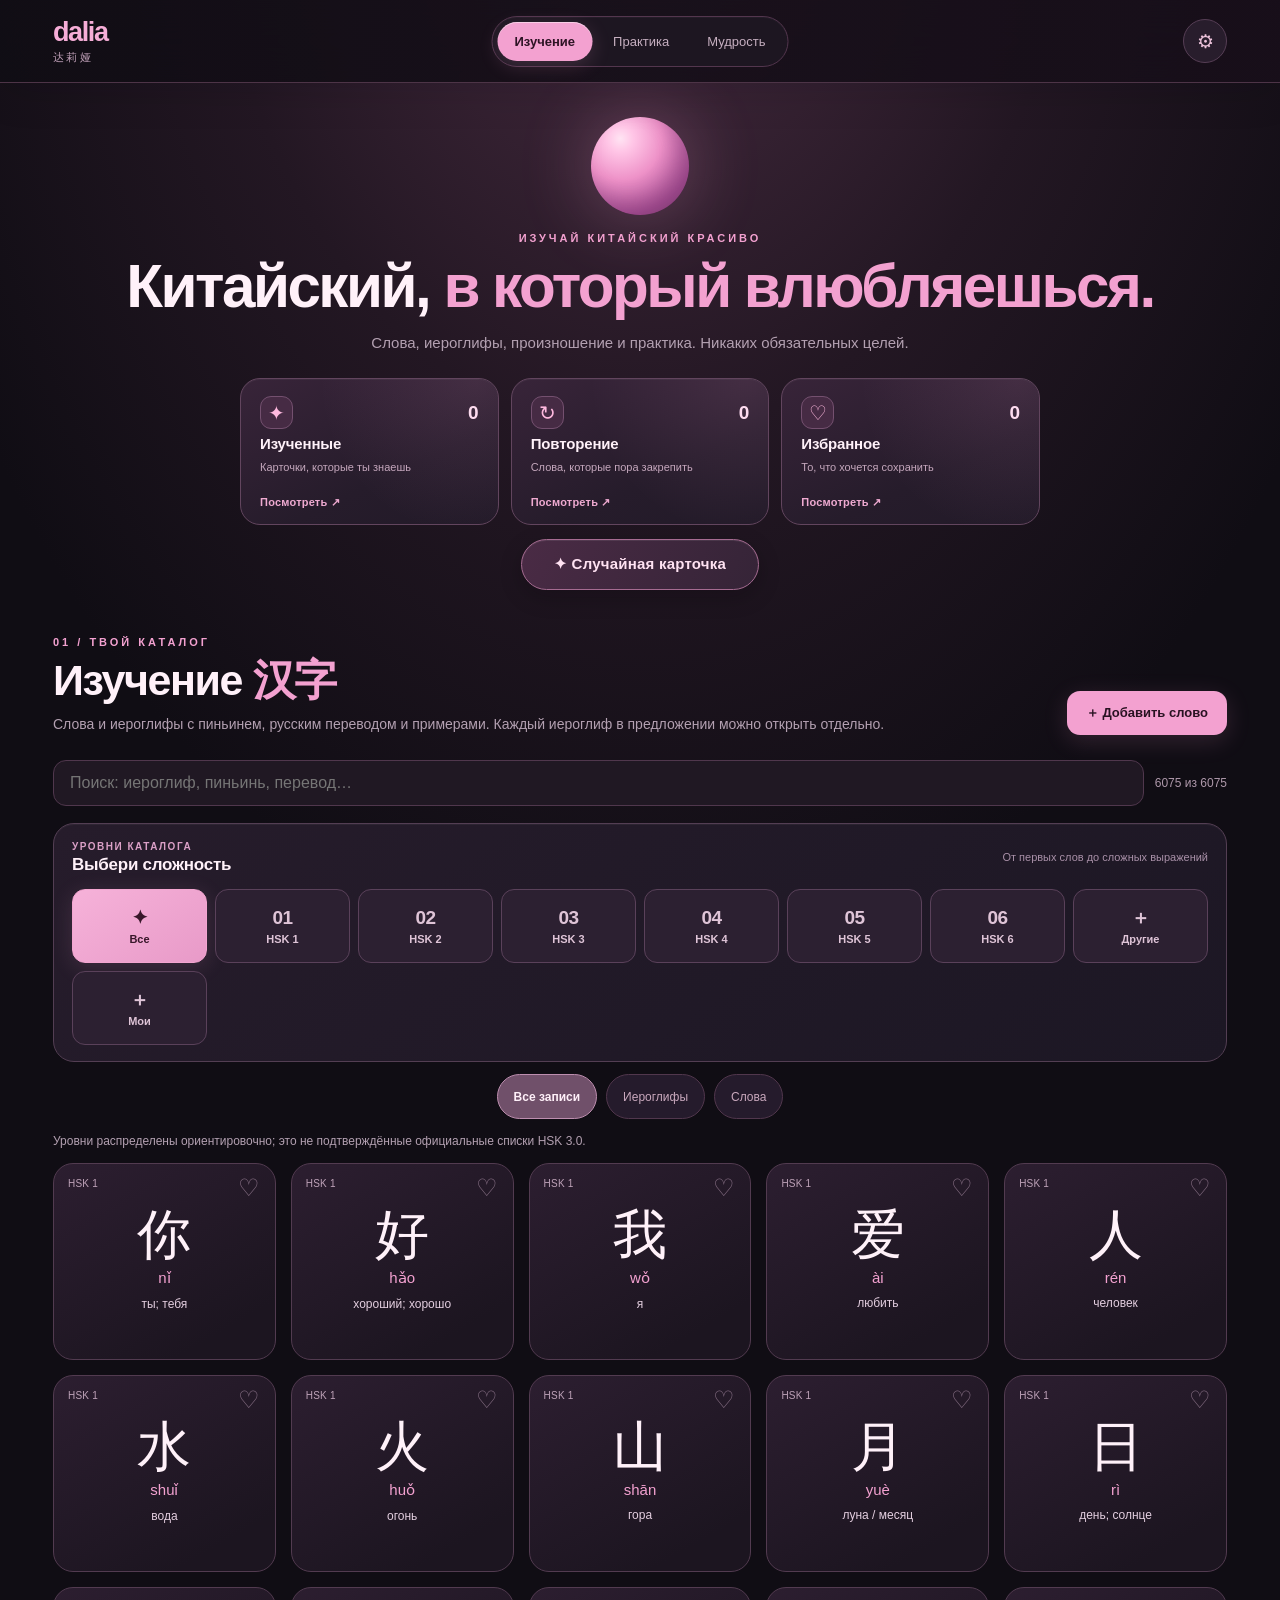
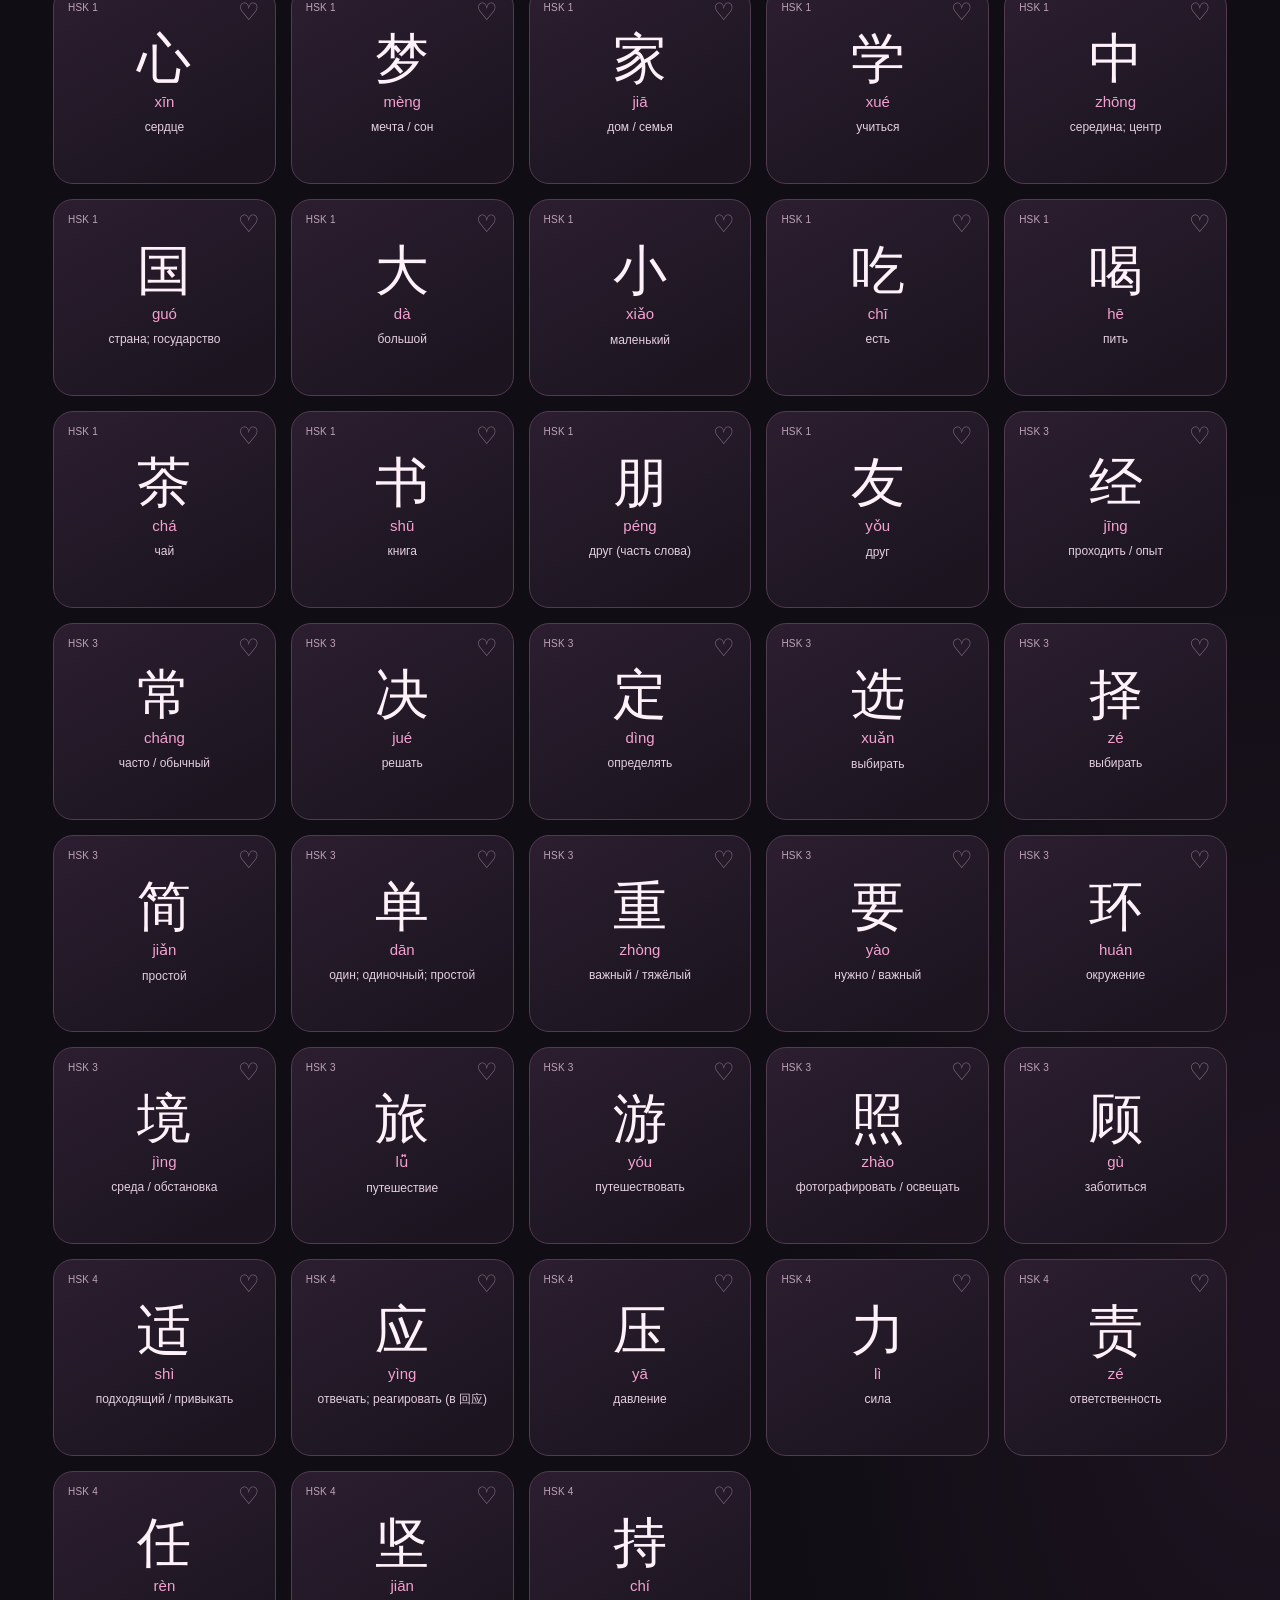
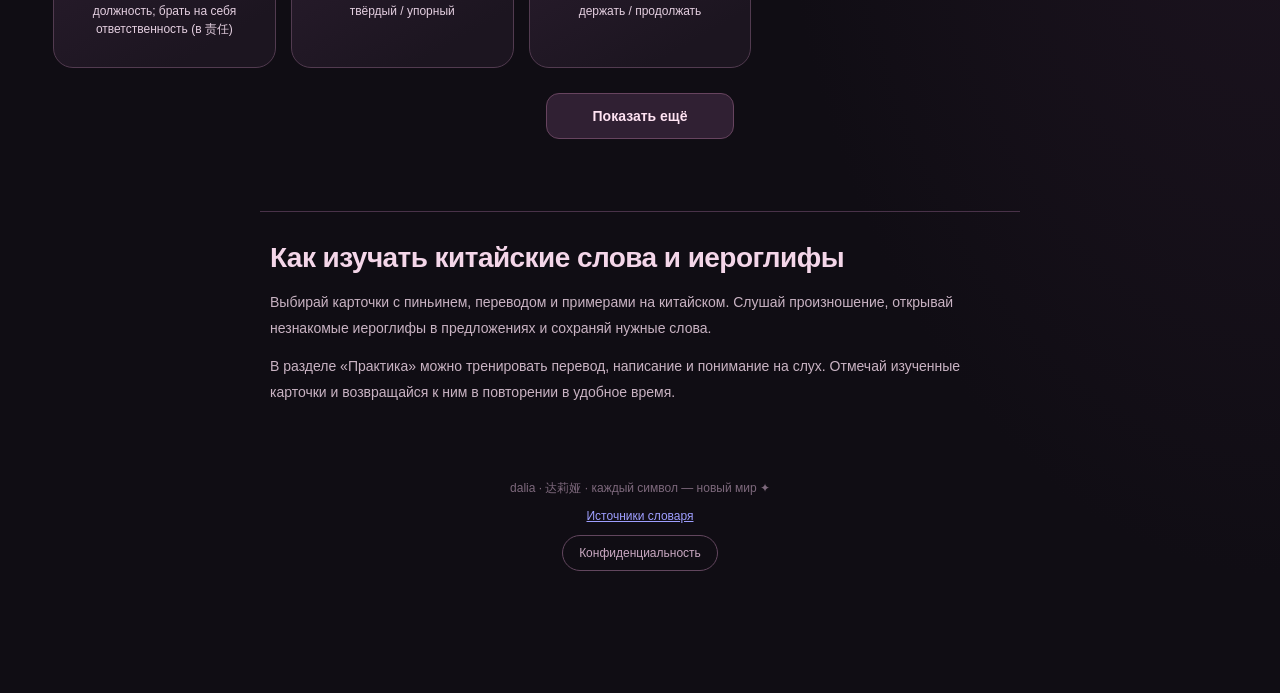
<file: index.html>
<!doctype html><html lang="ru"><head><meta charset="utf-8"><meta name="viewport" content="width=device-width,initial-scale=1"><meta name="theme-color" content="#100d14"><meta name="apple-mobile-web-app-capable" content="yes"><meta name="apple-mobile-web-app-status-bar-style" content="black-translucent"><link rel="manifest" href="./manifest.webmanifest"><link rel="icon" type="image/png" href="./icons/icon-192.png"><meta name="description" content="Изучай китайские иероглифы и слова в dalia: 6000 карточек с пиньинем и переводом, тренировки на слух, написание и перевод предложений, удобное повторение и разные уровни сложности."><meta name="robots" content="index, follow, max-image-preview:large"><link rel="canonical" href="https://daliastudy.ru/"><link rel="apple-touch-icon" href="./icons/icon-192.png"><meta property="og:type" content="website"><meta property="og:locale" content="ru_RU"><meta property="og:site_name" content="dalia"><meta property="og:title" content="Изучение китайских иероглифов онлайн — dalia"><meta property="og:description" content="Изучай китайские иероглифы и слова в dalia: карточки с пиньинем и переводом, тренировки на слух и написание, удобное повторение и разные уровни сложности."><meta property="og:url" content="https://daliastudy.ru/"><meta property="og:image" content="https://daliastudy.ru/icons/icon-512.png"><meta property="og:image:type" content="image/png"><meta property="og:image:width" content="512"><meta property="og:image:height" content="512"><meta name="twitter:card" content="summary"><meta name="twitter:title" content="Изучение китайских иероглифов онлайн — dalia"><meta name="twitter:description" content="Изучай китайские иероглифы и слова в dalia: карточки с пиньинем и переводом, тренировки на слух и написание, удобное повторение и разные уровни сложности."><meta name="twitter:image" content="https://daliastudy.ru/icons/icon-512.png"><title>Изучение китайских иероглифов онлайн — dalia</title><script type="application/ld+json">{"@context":"https://schema.org","@graph":[{"@type":"WebSite","@id":"https://daliastudy.ru/#website","url":"https://daliastudy.ru/","name":"dalia","inLanguage":"ru-RU","description":"Изучай китайские иероглифы и слова в dalia: карточки с пиньинем и переводом, тренировки на слух и написание, удобное повторение и разные уровни сложности."},{"@type":"WebApplication","@id":"https://daliastudy.ru/#app","url":"https://daliastudy.ru/","name":"dalia","inLanguage":"ru-RU","description":"Изучай китайские иероглифы и слова в dalia: карточки с пиньинем и переводом, тренировки на слух и написание, удобное повторение и разные уровни сложности.","applicationCategory":"EducationalApplication","operatingSystem":"Any","isAccessibleForFree":true}]}</script><link rel="stylesheet" href="./assets/dalia-style-v8.2.0.css?v=8.4.5">
<script>const DALIA_METRIKA_ID=113905321;function daliaEnableAnalytics(){if(window.__daliaAnalyticsStarted)return;window.__daliaAnalyticsStarted=true;window.ym=window.ym||function(){(window.ym.a=window.ym.a||[]).push(arguments)};const s=document.createElement("script");s.async=true;s.src="https://mc.yandex.ru/metrika/tag.js?id="+DALIA_METRIKA_ID;document.head.append(s);ym(DALIA_METRIKA_ID,"init",{ssr:true,webvisor:false,clickmap:false,accurateTrackBounce:true,trackLinks:true})}try{if(localStorage.getItem("dalia_analytics_consent")==="yes")daliaEnableAnalytics()}catch(_){}</script><style>#settings-language-switch{display:none}.modal:has(#modal-body .settings-panel)>#settings-language-switch{display:flex;flex-direction:column;gap:10px;margin:0 0 16px;padding:15px;border:1px solid var(--stroke);border-radius:16px;background:var(--surface2)}.settings-language-label{display:flex;flex-wrap:wrap;justify-content:space-between;align-items:center;gap:6px 12px}.settings-language-label strong{font-size:15px;color:var(--text)}.settings-language-label small{font-size:12px;color:var(--muted)}.settings-language-action{display:flex;align-items:center;justify-content:center;gap:5px;min-height:48px;padding:10px 12px;border:1px solid var(--pink);border-radius:12px;background:var(--pink);color:#10131b;text-decoration:none;font-weight:650;font-size:14px;text-align:center;line-height:1.4}.settings-language-action:focus-visible{outline:2px solid var(--pink);outline-offset:3px}</style></head><body>
<header class="topbar"><div class="top-inner"><button class="brand" data-page="learn" aria-label="На главную">dalia<small>达莉娅</small></button><nav class="topnav" aria-label="Разделы"><button class="navbtn active" data-page="learn">Изучение</button><button class="navbtn" data-page="practice">Практика</button><button class="navbtn" data-page="motivation">Мудрость</button></nav><button class="round-btn" id="settings-open" aria-label="Настройки и резервная копия" title="Настройки">⚙</button></div></header>
<main><section class="hero"><button type="button" class="orb orb-interactive" id="hero-orb" aria-label="Коснуться сферы Dalia" title="Коснись сферы"></button><div class="eyebrow">изучай китайский красиво</div><h1>Китайский, <em>в который влюбляешься.</em></h1><p>Слова, иероглифы, произношение и практика. Никаких обязательных целей.</p><div class="collection-cases" role="group" aria-label="Мои подборки слов">
  <button type="button" class="collection-case" data-collection="learned" aria-controls="collection-drawer" aria-expanded="false"><span class="collection-case-top"><span class="collection-case-icon" aria-hidden="true">✦</span><span class="collection-case-count" id="collection-count-learned">0</span></span><span class="collection-case-name">Изученные</span><span class="collection-case-note">Карточки, которые ты знаешь</span><span class="collection-case-arrow" aria-hidden="true">Посмотреть ↗</span></button>
  <button type="button" class="collection-case" data-collection="due" aria-controls="collection-drawer" aria-expanded="false"><span class="collection-case-top"><span class="collection-case-icon" aria-hidden="true">↻</span><span class="collection-case-count" id="collection-count-due">0</span></span><span class="collection-case-name">Повторение</span><span class="collection-case-note">Слова, которые пора закрепить</span><span class="collection-case-arrow" aria-hidden="true">Посмотреть ↗</span></button>
  <button type="button" class="collection-case" data-collection="favorite" aria-controls="collection-drawer" aria-expanded="false"><span class="collection-case-top"><span class="collection-case-icon" aria-hidden="true">♡</span><span class="collection-case-count" id="collection-count-favorite">0</span></span><span class="collection-case-name">Избранное</span><span class="collection-case-note">То, что хочется сохранить</span><span class="collection-case-arrow" aria-hidden="true">Посмотреть ↗</span></button>
 </div>
</section>
<section class="page" id="page-learn"><div class="section-head"><div><div class="eyebrow">01 / твой каталог</div><h2>Изучение <em>汉字</em></h2><p>Слова и иероглифы с пиньинем, русским переводом и примерами. Каждый иероглиф в предложении можно открыть отдельно.</p></div><button class="primary" id="manual-open">＋ Добавить слово</button></div><div id="word-drafts" class="word-drafts" aria-live="polite"></div><div class="controls"><input class="search" id="word-search" placeholder="Поиск: иероглиф, пиньинь, перевод…" aria-label="Поиск по каталогу"><span class="counter" id="word-count"></span></div><div class="catalog-level-block" aria-label="Фильтр уровня слов">
  <div class="catalog-level-header"><div><span class="catalog-level-overline">Уровни каталога</span><strong>Выбери сложность</strong></div><span class="catalog-level-caption">От первых слов до сложных выражений</span></div>
  <div class="chips catalog-level-grid" id="level-chips" role="group" aria-label="Уровни китайского">
   <button type="button" class="chip level-choice active" data-level="all"><span class="level-choice-top">✦</span><span class="level-choice-label">Все</span></button>
   <button type="button" class="chip level-choice" data-level="1"><span class="level-choice-top">01</span><span class="level-choice-label">HSK 1</span></button>
   <button type="button" class="chip level-choice" data-level="2"><span class="level-choice-top">02</span><span class="level-choice-label">HSK 2</span></button>
   <button type="button" class="chip level-choice" data-level="3"><span class="level-choice-top">03</span><span class="level-choice-label">HSK 3</span></button>
   <button type="button" class="chip level-choice" data-level="4"><span class="level-choice-top">04</span><span class="level-choice-label">HSK 4</span></button>
   <button type="button" class="chip level-choice" data-level="5"><span class="level-choice-top">05</span><span class="level-choice-label">HSK 5</span></button>
   <button type="button" class="chip level-choice" data-level="6"><span class="level-choice-top">06</span><span class="level-choice-label">HSK 6</span></button>
   <button type="button" class="chip level-choice" data-level="additional"><span class="level-choice-top">＋</span><span class="level-choice-label">Другие</span></button>
   <button type="button" class="chip level-choice" data-level="custom"><span class="level-choice-top">＋</span><span class="level-choice-label">Мои</span></button>
   
  </div>
 </div><div class="mode-row" id="type-chips"><button class="chip active" data-type="all">Все записи</button><button class="chip" data-type="character">Иероглифы</button><button class="chip" data-type="word">Слова</button></div><div class="catalog-view-label hidden" id="catalog-view-label" role="status" aria-live="polite"></div><p class="muted tiny" style="margin:0 0 15px">Уровни распределены ориентировочно; это не подтверждённые официальные списки HSK 3.0.</p><p class="muted tiny favorite-hint hidden" id="favorite-hint">Чтобы убрать карточку из избранного, нажми «× Убрать». Слово останется в каталоге, а прогресс сохранится.</p><div class="cards" id="word-grid"></div><div style="text-align:center;margin-top:25px"><button class="soft hidden" id="more-words">Показать ещё ↓</button></div><section class="learn-guide" aria-labelledby="learn-guide-title"><h2 id="learn-guide-title">Как изучать китайские слова и иероглифы</h2><p>Выбирай карточки с пиньинем, переводом и примерами на китайском. Слушай произношение, открывай незнакомые иероглифы в предложениях и сохраняй нужные слова.</p><p>В разделе «Практика» можно тренировать перевод, написание и понимание на слух. Отмечай изученные карточки и возвращайся к ним в повторении в удобное время.</p></section></section>
<section class="page hidden" id="page-practice"><div class="section-head"><div><div class="eyebrow">02 / запоминай надолго</div><h2>Практика <em>✦</em></h2><p>Повторяй в удобное время. Dalia сама замечает ошибки и подбирает повторения — чтобы знания оставались с тобой.</p></div><button class="soft" id="practice-pool">Только к повторению: выкл.</button></div><div class="practice-shell"><div class="practice-levels" aria-labelledby="practice-level-title">
  <div class="practice-level-top"><div><div class="eyebrow" id="practice-level-title">Уровни для практики</div><p class="tiny muted" style="margin:5px 0 0">Выбирай один или несколько уровней — без ограничений и целей.</p></div><button class="ghost" type="button" id="practice-level-all">Все уровни</button></div>
  <div class="practice-level-buttons" role="group" aria-label="Выбор наборов слов для практики">
    <button class="chip" type="button" data-practice-level="1" aria-pressed="true">HSK 1</button>
    <button class="chip" type="button" data-practice-level="2" aria-pressed="true">HSK 2</button>
    <button class="chip" type="button" data-practice-level="3" aria-pressed="true">HSK 3</button>
    <button class="chip" type="button" data-practice-level="4" aria-pressed="true">HSK 4</button>
    <button class="chip" type="button" data-practice-level="5" aria-pressed="true">HSK 5</button>
    <button class="chip" type="button" data-practice-level="6" aria-pressed="true">HSK 6</button>
    <button class="chip" type="button" data-practice-level="additional" aria-pressed="true">Другие слова</button>
    <button class="chip" type="button" data-practice-level="custom" aria-pressed="true">Свои слова</button>
  </div><p class="tiny muted" id="practice-level-status" role="status" aria-live="polite"></p>
 </div><div class="mode-row"><button class="chip active" data-mode="meaning">Слово</button><button class="chip" data-mode="reverse">Вспомнить и написать</button><button class="chip" data-mode="listening">На слух ♫</button><button class="chip" data-mode="writing">Написание</button><button class="chip" data-mode="translate">Перевод предложения</button></div><div class="panel quiz" id="quiz-area"></div><p class="muted tiny" style="text-align:center;line-height:1.7">Написание: Dalia сама учитывает попытки, неточные штрихи и подсказки, чтобы чаще показывать сложные знаки. Проверка черт требует интернета.</p></div></section>
<section class="page hidden" id="page-motivation">
 <div class="wisdom-intro"><div class="eyebrow">03 / 中国智慧</div><h2>Мудрость</h2><p>За каждым иероглифом — целая история.</p></div>
 <div class="wisdom-feature" id="wisdom-feature" aria-label="Выбранное китайское выражение">
  <div class="wisdom-topline"><span class="wisdom-overline" id="quote-eyebrow">КИТАЙСКАЯ МУДРОСТЬ</span><span class="wisdom-position" id="quote-position">СЛУЧАЙНОЕ ВЫРАЖЕНИЕ</span></div>
  <div class="wisdom-center"><div class="wisdom-ornament" aria-hidden="true">✦</div><div id="quote-cn" class="wisdom-hanzi"></div><div id="quote-pin" class="wisdom-pinyin"></div><div class="wisdom-separator" aria-hidden="true"></div><div id="quote-ru" class="wisdom-translation"></div></div>
  <div class="wisdom-tools"><button class="wisdom-tool" id="quote-speak" type="button" aria-label="Прослушать выражение">♫ <span>Слушать</span></button><button class="wisdom-tool" id="quote-toggle-pinyin" type="button" aria-pressed="false">◉ <span>Скрыть пиньинь</span></button><button class="wisdom-tool" id="quote-fav" type="button" aria-pressed="false">♡ <span>Сохранить</span></button></div>
  <div class="wisdom-meaning"><button id="quote-meaning-toggle" class="wisdom-disclosure" type="button" aria-expanded="false" aria-controls="quote-meaning-text"><span>Смысл выражения</span><span class="wisdom-chevron" aria-hidden="true">⌄</span></button><p id="quote-meaning-text" class="wisdom-meaning-text hidden"></p></div>
  <div class="wisdom-navigation"><button id="quote-next" type="button" class="wisdom-arrow wisdom-random-next" aria-label="Случайное выражение">↻ <span>Другое выражение</span></button></div>
 </div>
 <div class="wisdom-catalog-section"><button type="button" id="quote-catalog-toggle" class="wisdom-catalog-toggle" aria-controls="quote-catalog-body" aria-expanded="false"><span><span class="wisdom-catalog-kicker">КОЛЛЕКЦИЯ</span><strong>Все 200 выражений</strong><small>Найди любимое или открой любое</small></span><span class="wisdom-catalog-icon" aria-hidden="true">＋</span></button><div id="quote-catalog-body" class="wisdom-catalog-body hidden"><div class="wisdom-catalog-controls"><input class="search" id="quote-search" type="search" placeholder="Поиск по смыслу, пиньиню, иероглифам…" aria-label="Поиск выражений"><button class="ghost" id="quote-filter-fav" type="button" aria-pressed="false">♡ Избранные</button></div><div class="quote-grid" id="quote-grid"></div></div></div>
</section><div class="footer"><span>dalia · 达莉娅 · каждый символ — новый мир ✦</span><a href="./dictionary-sources.html">Источники словаря</a><a class="footer-privacy" href="./privacy.html">Конфиденциальность</a></div></main>
<nav class="mobile-nav" aria-label="Разделы на телефоне"><button class="navbtn active" data-page="learn"><span class="ico">文</span>Изучение</button><button class="navbtn" data-page="practice"><span class="ico">✧</span>Практика</button><button class="navbtn" data-page="motivation"><span class="ico">✦</span>Мудрость</button></nav>
<div class="collection-modal-backdrop hidden" id="collection-modal-backdrop" aria-hidden="true"><div class="collection-drawer" id="collection-drawer" role="dialog" aria-modal="true" aria-labelledby="collection-modal-title" tabindex="-1"></div></div>
<div class="overlay hidden" id="modal-overlay"><div class="modal"><div class="modal-head"><h2 id="modal-title"></h2><div class="modal-head-actions"><button type="button" class="primary random-next-top hidden" id="modal-next-random" aria-label="Следующая случайная карточка">Следующая <span aria-hidden="true">→</span></button><button class="round-btn" id="modal-close" aria-label="Закрыть">×</button></div></div><section id="settings-language-switch" class="settings-language-switch" aria-label="Язык изучения"><div class="settings-language-label"><strong>Язык изучения</strong><small>Сейчас: китайский</small></div><a class="settings-language-action" href="./english/">Перейти к английскому<span aria-hidden="true"> →</span></a></section><div id="modal-body"></div></div></div><div class="toast hidden" role="status" id="toast"></div>
<script defer src="./assets/dalia-data-v8.1.1.js"></script><script defer src="./assets/dalia-hsk-v1.js"></script><script defer src="./assets/dalia-pilot-100-v1.js"></script><script defer src="./assets/dalia-translation-v1.js"></script><script defer src="./assets/dalia-app-v8.2.0.js?v=8.4.7"></script></body></html>
</file>
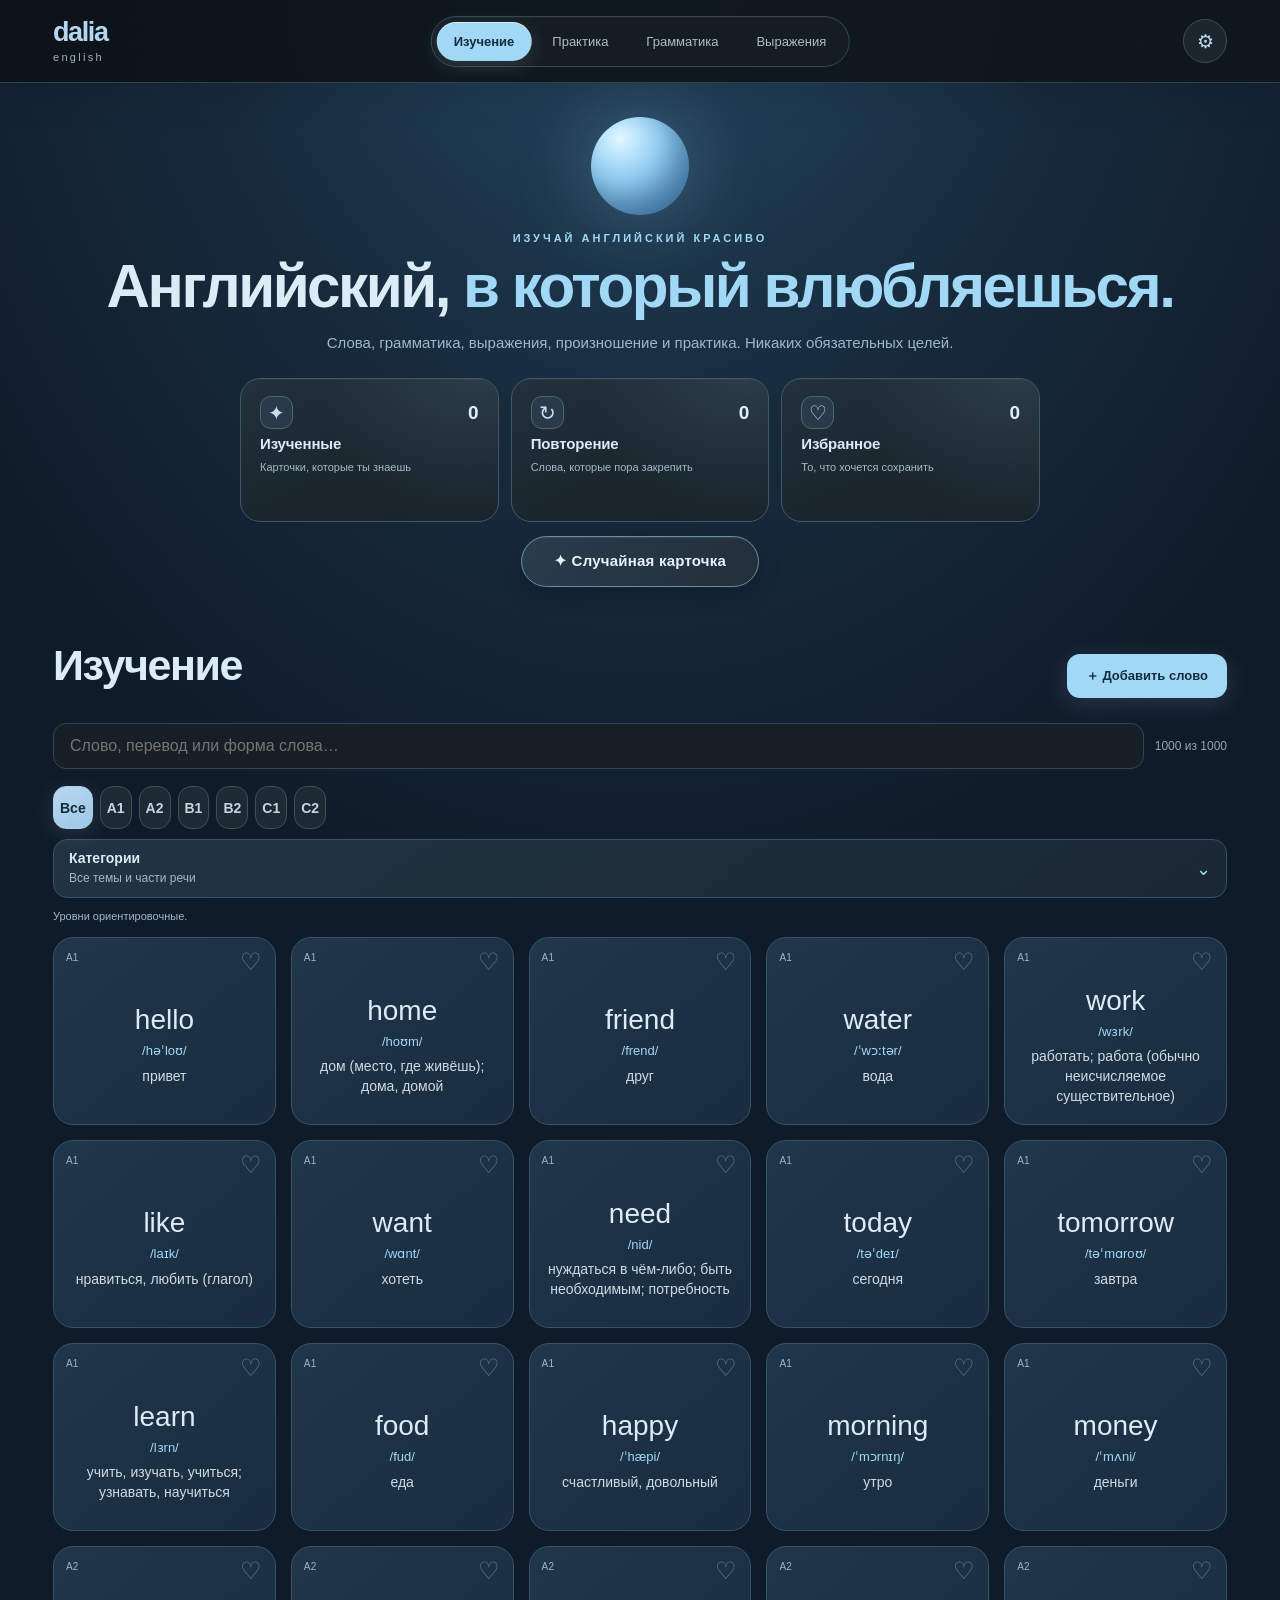
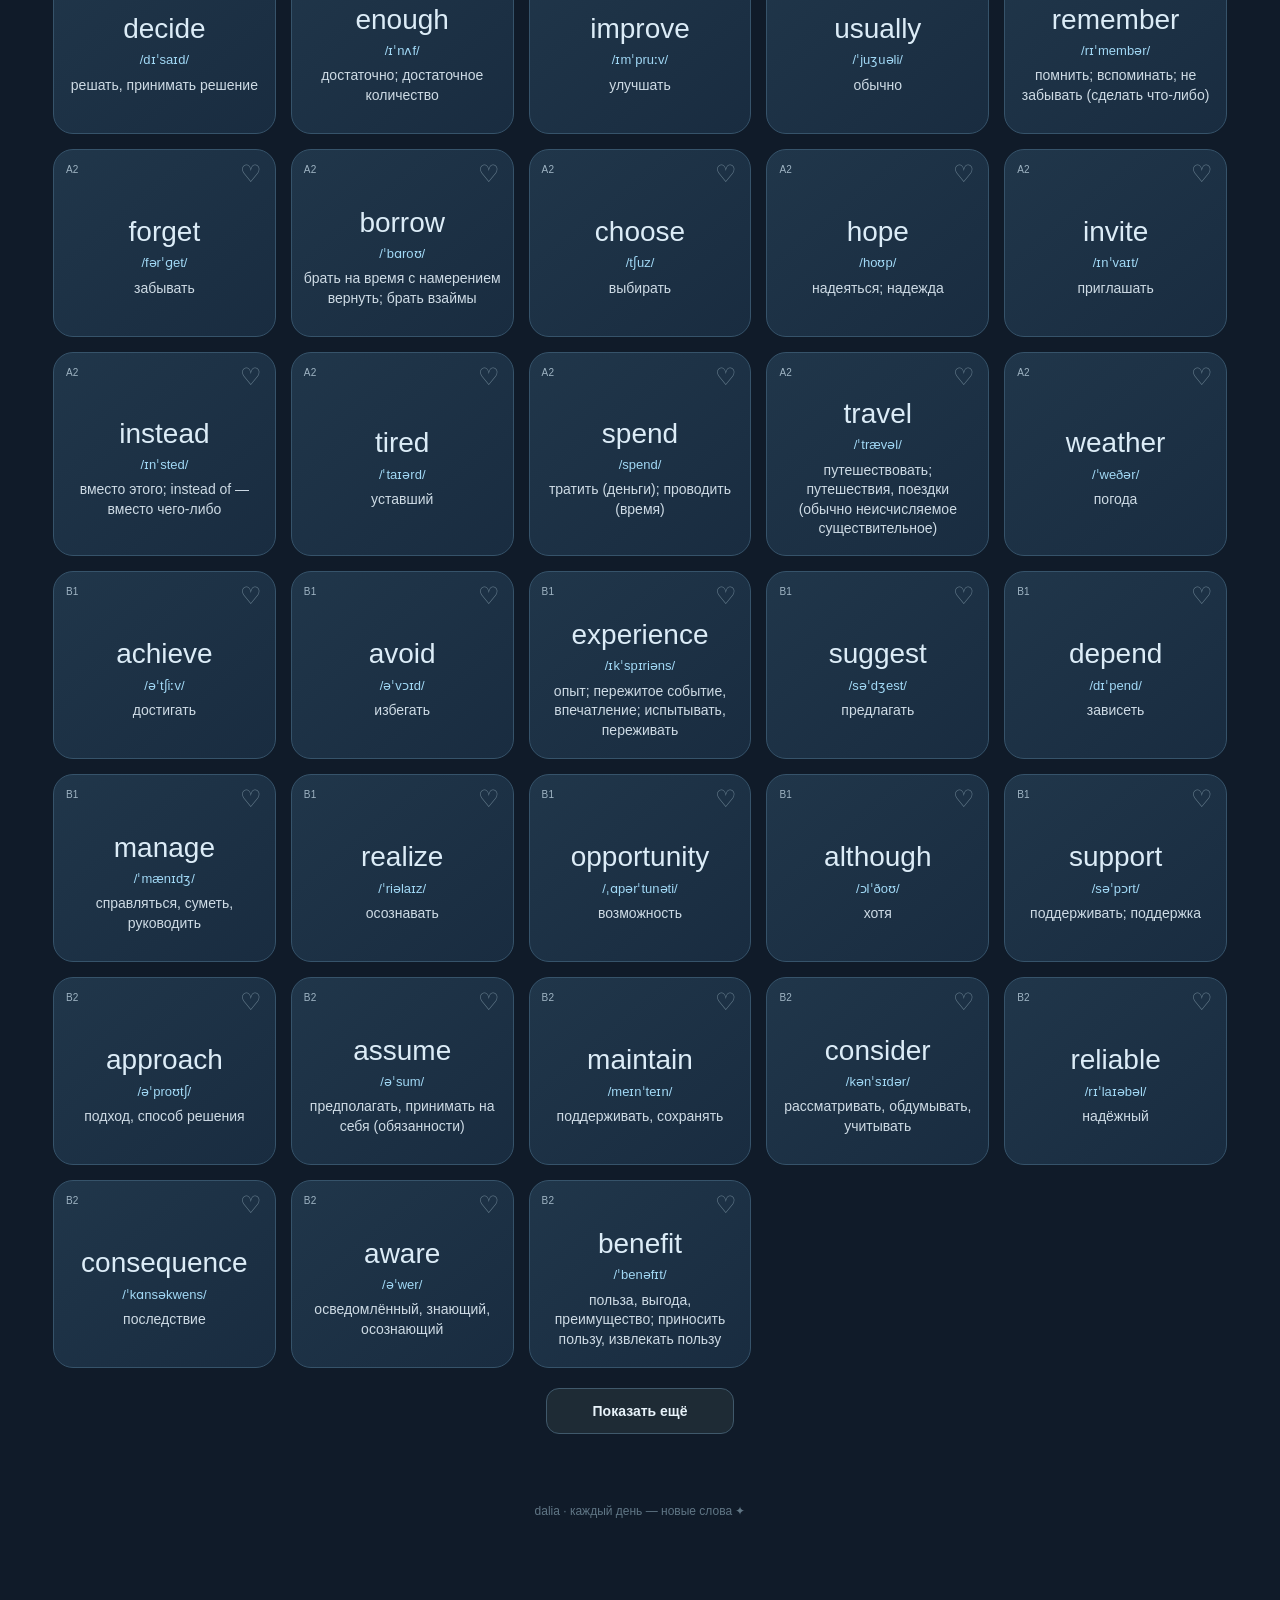
<file: english/index.html>
<!doctype html><html lang="ru"><head><meta charset="utf-8"><meta name="viewport" content="width=device-width,initial-scale=1"><meta name="theme-color" content="#101b29"><title>Изучение английских слов онлайн — dalia</title><meta name="description" content="Бесплатное изучение английского онлайн в dalia: 1000 карточек A1–C2 и 100 устойчивых выражений с переводом, транскрипцией, примерами, озвучиванием интервальным повторением и грамматикой."><meta name="robots" content="index, follow, max-image-preview:large"><link rel="canonical" href="https://daliastudy.ru/english/"><link rel="manifest" href="./manifest.webmanifest"><link rel="apple-touch-icon" href="./icons/icon-192.png"><meta name="apple-mobile-web-app-capable" content="yes"><meta name="apple-mobile-web-app-status-bar-style" content="black-translucent"><meta property="og:type" content="website"><meta property="og:locale" content="ru_RU"><meta property="og:site_name" content="dalia"><meta property="og:title" content="Изучение английских слов онлайн — dalia"><meta property="og:description" content="Бесплатное изучение английского онлайн в dalia: 1000 карточек A1–C2 и 100 устойчивых выражений с переводом, транскрипцией, примерами, озвучиванием интервальным повторением и грамматикой."><meta property="og:url" content="https://daliastudy.ru/english/"><meta property="og:image" content="https://daliastudy.ru/english/icons/icon-512.png"><meta name="twitter:card" content="summary"><meta name="twitter:title" content="Изучение английских слов онлайн — dalia"><meta name="twitter:description" content="Бесплатное изучение английского онлайн в dalia: 1000 карточек A1–C2 и 100 устойчивых выражений с переводом, транскрипцией, примерами, озвучиванием интервальным повторением и грамматикой."><meta name="twitter:image" content="https://daliastudy.ru/english/icons/icon-512.png"><script type="application/ld+json">{"@context":"https://schema.org","@type":"WebApplication","name":"dalia English","url":"https://daliastudy.ru/english/","description":"Бесплатное изучение английского онлайн в dalia: 1000 карточек A1–C2 и 100 устойчивых выражений с переводом, транскрипцией, примерами, озвучиванием интервальным повторением и грамматикой.","applicationCategory":"EducationalApplication","operatingSystem":"Any","inLanguage":"ru-RU","isAccessibleForFree":true,"offers":{"@type":"Offer","price":"0","priceCurrency":"RUB"}}</script><link rel="stylesheet" href="./blue.css?v=10"><link rel="icon" type="image/png" sizes="192x192" href="./icons/icon-192.png"><style>.english-word{font-size:clamp(18px,2.5vw,28px);overflow-wrap:anywhere}.english-example{font-size:13px;color:var(--muted);margin-top:12px}.english-answer{display:block;width:100%;max-width:520px;margin:20px auto;text-align:center;padding:16px}.english-actions{display:flex;justify-content:center;gap:8px;flex-wrap:wrap}.english-quiz-title{font-size:clamp(24px,5vw,42px);margin:24px 0;overflow-wrap:anywhere}.collection-case.active{border-color:var(--pink);box-shadow:0 0 20px #a1d8f522}.option.correct:disabled,.option.wrong:disabled{opacity:1}#page-learn{scroll-margin-top:100px}.english-word{font-weight:650;line-height:1.25;margin:14px 0 8px}.english-example{line-height:1.5}.word-card .meaning{font-size:14px}.word-card .english-example{font-size:12px}.word-card{min-height:197px}.catalog-level-grid{grid-template-columns:repeat(7,minmax(0,1fr))}@media(max-width:700px){.catalog-level-grid{grid-template-columns:repeat(4,minmax(0,1fr))}}.english-quiz-title{font-weight:650}.english-answer{min-height:74px}.english-actions{margin-top:12px}.english-modal-word{font-size:clamp(32px,6vw,58px);font-weight:650;text-align:center;margin:20px 0 12px;color:var(--pink);overflow-wrap:anywhere}.english-modal-word+.modal-meaning{text-align:center;font-size:20px;margin-bottom:18px}#modal-body>.note{text-align:center}#modal-body>.soft,#modal-body>.ghost{margin:8px 0}.translation-input{text-align:center;min-height:88px;resize:vertical}.english-result{font-size:22px;color:var(--pink);margin:12px 0}.quiz .english-actions{justify-content:center}.quiz-answered .english-actions .primary{min-width:200px;min-height:48px}#quiz-area{scroll-margin-top:100px}.translation-examples{overflow-wrap:anywhere}.hero.hidden{display:none!important}.english-card-meta{text-align:center;color:var(--muted);font-size:11px;letter-spacing:.09em;text-transform:uppercase;margin-bottom:8px}.english-card-ipa{text-align:center;color:var(--muted);font-size:16px;margin:4px 0 12px}.english-collocations{border-top:1px solid var(--stroke);padding:16px 0 8px;margin-top:16px}.english-collocation{font-size:14px;line-height:1.55;margin:8px 0;overflow-wrap:anywhere}.english-preview{position:relative;cursor:pointer;text-align:center;min-width:0}.english-preview .english-preview-word{font-size:clamp(19px,3vw,30px);line-height:1.25;overflow-wrap:anywhere;word-break:normal}.english-preview .tag{padding-right:30px;text-align:left}.english-preview .pin{overflow-wrap:anywhere}.english-preview .meaning{overflow-wrap:anywhere}.english-preview .star{position:absolute;top:10px;right:10px}.english-preview.word-card{display:flex;flex-direction:column;align-items:center;justify-content:center;gap:5px;padding:44px 12px 16px;min-height:188px;height:auto}.english-preview .english-preview-word{font-size:clamp(18px,2.4vw,28px);margin:0;line-height:1.22;max-width:100%;overflow-wrap:anywhere;text-wrap:balance}.english-preview .pin{font-size:13px;line-height:1.35;max-width:100%;overflow-wrap:anywhere}.english-preview .meaning{margin:2px 0 0;line-height:1.4;font-size:14px}.english-preview .done{position:static;margin-top:5px;line-height:1.3}.english-preview .tag{top:14px;left:12px;padding:0}.english-preview .star{top:2px;right:2px;min-width:44px;min-height:44px}.english-more{display:flex;justify-content:center;margin:20px 0 8px}.english-more button{min-height:46px;min-width:165px}.english-dialog-open{overflow:hidden}.speech-notice{position:fixed;bottom:calc(90px + env(safe-area-inset-bottom,0px));left:50%;transform:translateX(-50%);width:max-content;max-width:calc(100% - 28px);z-index:190;padding:12px 16px;background:#20364a;color:#dcecf7;border:1px solid #54768f;border-radius:14px;font-size:13px;box-shadow:0 10px 32px #0005;text-align:center}.english-card-ipa{overflow-wrap:anywhere}.quiz .translation-actions button{white-space:normal;max-width:100%}@media(max-width:600px){.english-preview.word-card{padding:42px 9px 13px;min-height:160px;gap:4px}.english-preview .english-preview-word{font-size:clamp(17px,4.3vw,23px)}.english-preview .pin{font-size:12px}.english-preview .meaning{font-size:12px}.english-preview .done{font-size:10px}}@media(max-width:350px){.english-preview .english-preview-word{font-size:16px}.english-preview .pin{font-size:11px}}.english-card-example{display:grid;grid-template-columns:minmax(0,1fr) 36px;gap:6px 10px;padding:14px;border:1px solid var(--stroke);border-radius:15px;background:#a1d8f508;margin:12px 0}.english-example-en{margin:0;font-size:16px;line-height:1.5;align-self:center}.english-example-ru{grid-column:1/-1;margin:0;font-size:13px;line-height:1.5;color:var(--muted)}.english-inline-audio{border:1px solid var(--stroke);background:transparent;color:var(--pink);border-radius:10px;min-width:36px;min-height:36px;padding:5px;align-self:center}.english-collocation{padding:10px 0;margin:0;border-bottom:1px solid #a1d8f51a}.english-collocation:last-child{border-bottom:0}.english-collocation-line{display:flex;justify-content:space-between;align-items:center;gap:8px;font-size:15px}.english-collocation-ru{font-size:13px;color:var(--muted);margin-top:3px}.english-preview .star.active{animation:english-heart .22s ease-out}@keyframes english-heart{50%{transform:scale(1.17)}}@media(prefers-reduced-motion:reduce){.english-preview .star.active{animation:none}}@media(max-width:600px){.english-card-example{padding:11px}.english-example-en{font-size:15px}.english-inline-audio{min-height:40px}.english-collocation-line{font-size:14px}}.english-collection-open{overflow:hidden}.collection-catalog-glyph{font-size:clamp(22px,3.6vw,36px);overflow-wrap:anywhere}.collection-catalog-pinyin{max-width:100%;overflow-wrap:anywhere}@media(max-width:600px){.collection-catalog-glyph{font-size:clamp(19px,5vw,27px)}}.english-other-language{color:var(--muted);text-decoration:none}.english-other-language:hover,.english-other-language:focus-visible{color:var(--pink);text-decoration:underline}.settings-voice-preview{align-self:flex-start;min-height:44px;margin:4px 0 12px}#english-voice-status{overflow-wrap:anywhere;line-height:1.55}.english-practice-example{margin:12px auto 4px;max-width:580px;display:flex;flex-direction:column;align-items:center;gap:6px}.english-practice-example .english-example-en{font-size:15px}.english-practice-example button{min-height:40px;font-size:12px}.english-cloze-translation{color:var(--muted);font-size:14px;text-align:center;margin:8px 0 20px;line-height:1.6}.english-order-built,.english-order-bank{display:flex;flex-wrap:wrap;justify-content:center;align-items:center;gap:8px;padding:12px;max-width:680px;margin:12px auto;min-height:66px}.english-order-built{border:1px solid var(--stroke);border-radius:14px;background:var(--surface2)}.english-order-token{border:1px solid var(--stroke);border-radius:10px;padding:8px 12px;min-height:42px;background:var(--surface);color:var(--text);font-size:14px;overflow-wrap:anywhere;max-width:100%}.english-order-token:disabled{opacity:.32}.english-order-built .english-order-token{border-color:var(--pink);color:var(--pink2)}.english-spelling-diff{display:flex;justify-content:center;flex-wrap:wrap;gap:2px;margin:12px auto 8px;font:18px ui-monospace,monospace}.english-spelling-diff span{min-width:1ch;padding:2px;border-radius:4px}.english-spelling-wrong,.english-spelling-extra,.english-spelling-missing{color:var(--bad);background:#ff9db31a}.english-spelling-extra{text-decoration:line-through}.english-spelling-ok{color:var(--text)}.english-order-token::before,.english-order-token::after{content:none!important;display:none!important}.quiz .english-order-actions{display:flex;flex-wrap:wrap;justify-content:center;align-items:center;gap:8px;margin-top:16px}.english-order-primary-row{display:flex;justify-content:center;flex:0 0 100%;width:100%;margin-bottom:4px}.english-order-primary-row>.primary{width:min(100%,260px);min-height:48px;max-width:100%}.english-order-actions>.ghost{min-height:40px;max-width:100%;white-space:normal}#page-motivation .wisdom-hanzi{font-size:clamp(25px,4vw,43px);font-weight:600;letter-spacing:0;line-height:1.35;text-wrap:balance}#page-motivation .wisdom-center{min-height:230px}#page-motivation .quote-small{width:100%;text-align:left;color:var(--text);background:var(--surface);white-space:normal;cursor:pointer}#page-motivation .wisdom-meaning-text p{margin:0;font-size:14px;line-height:1.75}#page-motivation .quote-small h3{color:var(--pink);line-height:1.4}#page-motivation .quote-more{display:block;margin:18px auto 0}@media(max-width:480px){#page-motivation .wisdom-hanzi{font-size:clamp(24px,6.8vw,32px)}#page-motivation .wisdom-center{min-height:210px}}.english-search-wrap{position:relative;flex:1;min-width:0}.english-search-wrap>.search{width:100%;max-width:100%;padding-right:46px}.english-search-wrap input::-webkit-search-cancel-button{display:none}.english-search-clear{position:absolute;right:5px;top:50%;transform:translateY(-50%);width:36px;height:36px;border:0;background:transparent;color:var(--muted);font-size:24px;line-height:1;border-radius:10px}.english-search-clear:hover,.english-search-clear:focus-visible{background:#a1d8f515;color:var(--pink)}.english-search-note{margin:8px 0 12px}.word-card+.empty button,.empty>.soft{display:block;margin:12px auto 0}#page-learn .catalog-level-block{padding:0;background:transparent;border:0;box-shadow:none;margin:12px 0 5px}#page-learn .catalog-level-grid{margin:0;gap:7px}#page-learn .level-choice{min-height:43px;padding:9px 6px;justify-content:center;gap:0}#page-learn .level-choice-label{margin:0;font-size:14px}#page-learn .english-level-note{margin:0 0 15px;font-size:11px}#page-practice .section-head{margin-bottom:16px}#page-practice .section-head h2{margin:0}.english-practice-toolbar{display:grid;grid-template-columns:minmax(0,1fr) minmax(106px,auto);gap:10px;align-items:stretch;margin:0 0 14px}.english-mode-select{position:relative;min-width:0}.english-mode-select select,.english-filter-toggle{width:100%;min-height:48px;border:1px solid var(--stroke);border-radius:14px;background:#1c2c39;color:var(--text);font:inherit;font-size:14px;box-sizing:border-box}.english-mode-select select{appearance:none;padding:10px 36px 10px 14px;cursor:pointer;text-overflow:ellipsis}.english-mode-select select option{background:#1c2c39;color:#e7f1f7}.english-mode-select>span{position:absolute;right:14px;top:50%;transform:translateY(-55%);pointer-events:none;color:var(--pink)}.english-filter-toggle{display:flex;align-items:center;justify-content:center;gap:9px;padding:8px 12px;cursor:pointer;text-align:center}.english-filter-toggle[aria-expanded=true]{border-color:var(--pink);background:#263c4e}.english-filter-toggle>span:first-child{font-size:13px;max-width:155px;overflow-wrap:anywhere}.english-filter-toggle>span:last-child{color:var(--pink);font-size:18px}.english-filter-panel.practice-levels{padding:14px;margin:0 0 14px;border-radius:15px}.english-filter-panel .practice-level-buttons{display:grid;grid-template-columns:repeat(6,minmax(0,1fr));gap:7px;margin-top:10px}.english-filter-panel .practice-level-buttons .chip{min-width:0;padding:9px 4px;font-size:13px;min-height:42px}.english-review-row{display:flex;align-items:center;justify-content:space-between;gap:12px;margin-top:14px;padding-top:13px;border-top:1px solid var(--stroke);font-size:13px}.english-review-switch{width:48px;height:28px;border-radius:20px;border:1px solid #587083;background:#26323d;padding:3px;display:flex;align-items:center;cursor:pointer;flex:none}.english-review-switch>span{width:20px;height:20px;background:#b5c8d7;border-radius:50%;transition:transform .18s}.english-review-switch[aria-checked=true]{background:#a1d8f5;border-color:#a1d8f5}.english-review-switch[aria-checked=true]>span{background:#173043;transform:translateX(19px)}.quiz .english-order-primary-row{flex:0 0 100%;margin-bottom:4px}.quiz .translation-actions,.quiz .english-actions{justify-content:center;flex-wrap:wrap}.quiz .translation-actions>.ghost,.quiz .english-actions>.ghost{min-height:40px}.english-mode-select select:focus-visible,.english-filter-toggle:focus-visible,.english-review-switch:focus-visible{outline:2px solid var(--pink);outline-offset:3px}@media(max-width:480px){.english-practice-toolbar{gap:7px;grid-template-columns:minmax(0,1fr) minmax(90px,auto)}.english-mode-select select{font-size:12px;padding-left:10px;padding-right:28px}.english-mode-select>span{right:10px}.english-filter-toggle{padding:8px;gap:5px}.english-filter-toggle>span:first-child{font-size:11px;max-width:92px}.english-filter-panel .practice-level-buttons{grid-template-columns:repeat(3,minmax(0,1fr))}#page-learn .catalog-level-grid{grid-template-columns:repeat(4,minmax(0,1fr))}}@media(prefers-reduced-motion:reduce){.english-review-switch>span{transition:none}}.english-practice-label{align-self:center;color:var(--muted);font-size:13px;font-weight:550}.english-mode-picker{margin:0 0 18px;display:flex;flex-direction:column;gap:10px}.english-mixed-card{display:flex;align-items:stretch;gap:0;border:1px solid #40596b;border-radius:17px;overflow:hidden;background:linear-gradient(120deg,#243a4b,#1a2936)}.english-mixed-main,.english-mixed-config,.english-mode-tile,.english-mixed-option{font:inherit;color:var(--text);cursor:pointer;text-align:left;min-width:0}.english-mixed-main{display:flex;align-items:center;gap:12px;flex:1;border:0;background:transparent;padding:15px 12px;border-radius:0}.english-mixed-main.active{background:#a1d8f518;box-shadow:inset 3px 0 0 #a1d8f5}.english-mode-icon{display:flex;align-items:center;justify-content:center;width:34px;height:34px;flex:0 0 34px;border-radius:10px;background:#a1d8f510;color:#acd7f2;font-size:21px;font-weight:600;line-height:1}.english-mixed-text,.english-mode-copy{display:flex;flex-direction:column;gap:4px;min-width:0}.english-mixed-text strong{font-size:15px;font-weight:650;line-height:1.3}.english-mixed-text small,.english-mode-copy small{font-size:11px;color:var(--muted);line-height:1.4}.english-mixed-config{display:flex;align-items:center;justify-content:center;gap:5px;padding:12px;border:0;border-left:1px solid #40596b;background:transparent;color:#acd7f2;font-size:12px;white-space:nowrap}.english-mixed-config[aria-expanded=true]{background:#a1d8f520}.english-mixed-config>span:first-child{font-size:19px;line-height:1}.english-mode-grid{display:grid;grid-template-columns:repeat(3,minmax(0,1fr));gap:8px}.english-mode-tile{display:flex;align-items:center;gap:9px;padding:12px 10px;min-height:76px;background:#182631;border:1px solid #374e5e;border-radius:14px;line-height:1.3}.english-mode-copy strong{font-size:13px;line-height:1.3;font-weight:600;overflow-wrap:anywhere}.english-mode-tile.active{background:#2b465b;border-color:#a1d8f5;box-shadow:inset 0 0 0 1px #a1d8f52a}.english-mode-tile.active .english-mode-icon{background:#a1d8f52b;color:#d7efff}.english-mixed-panel{border:1px solid #40596b;background:#192a38;border-radius:15px;padding:14px}.english-mixed-panel-head{display:flex;justify-content:space-between;gap:8px;align-items:center;margin-bottom:10px;font-size:14px}.english-mixed-options{display:grid;grid-template-columns:repeat(2,minmax(0,1fr));gap:7px}.english-mixed-option{display:flex;align-items:center;gap:8px;border:1px solid #40596b;background:#14232e;border-radius:10px;padding:10px;min-height:44px;font-size:12px;line-height:1.35}.english-mixed-check{display:flex;align-items:center;justify-content:center;width:20px;height:20px;flex:0 0 20px;border:1px solid #688296;border-radius:6px;color:transparent;font-size:13px}.english-mixed-option.active{background:#263e51;border-color:#83b5d7}.english-mixed-option.active .english-mixed-check{background:#a1d8f5;color:#173043;border-color:#a1d8f5}.english-mixed-actions{display:flex;justify-content:flex-end;gap:8px;flex-wrap:wrap}.english-mixed-actions button{min-height:42px}.english-mixed-panel #mixed-config-note{margin:12px 0}.english-mode-picker button:focus-visible{outline:2px solid #bce7ff;outline-offset:-3px}@media(hover:hover){.english-mode-tile:hover,.english-mixed-option:hover,.english-mixed-config:hover{border-color:#8db7d6;background:#2b4051}}@media(max-width:700px){.english-mode-grid{grid-template-columns:repeat(2,minmax(0,1fr))}.english-mode-tile{min-height:68px;padding:10px 9px;gap:8px}.english-mode-copy strong{font-size:12px}.english-mode-copy small{font-size:10px}}@media(max-width:380px){.english-mode-icon{width:28px;height:28px;flex-basis:28px;font-size:17px}.english-mixed-main{padding:11px 9px;gap:7px}.english-mixed-text strong{font-size:13px}.english-mixed-config{padding:9px 7px;font-size:11px}.english-mode-tile{padding:9px 7px;gap:6px}.english-mixed-panel{padding:10px}.english-mixed-option{padding:8px 6px;font-size:11px}}.english-catalog-category-toggle{justify-content:space-between;text-align:left;margin:10px 0 12px;min-height:58px;padding:10px 15px;background:linear-gradient(145deg,#213442,#1a2834)}.english-catalog-category-copy{display:flex;flex-direction:column;gap:4px;min-width:0}.english-catalog-category-copy strong{font-size:14px;font-weight:650}.english-catalog-category-copy small{color:var(--muted);font-size:12px;overflow-wrap:anywhere}.english-category-chevron{font-size:20px;color:var(--pink);line-height:1;transition:transform .2s}.english-catalog-category-toggle[aria-expanded=true] .english-category-chevron{transform:rotate(180deg)}.english-category-filters{display:flex;flex-direction:column;gap:14px;margin:14px 0 6px;min-width:0}.english-catalog-category-panel .english-category-filters{margin:0}.english-category-group+.english-category-group{padding-top:12px;border-top:1px solid var(--stroke)}.english-category-heading{font-size:13px;font-weight:650;color:var(--text);margin:0 0 8px}.english-category-grid{display:grid;grid-template-columns:repeat(3,minmax(0,1fr));gap:7px}.english-category-chip.chip{width:100%;min-width:0;min-height:43px;padding:8px 5px;border-radius:11px;white-space:normal;overflow-wrap:anywhere;line-height:1.2;font-size:12px;text-align:center}.english-category-chip.chip.active{background:var(--pink);color:#132c40;border-color:var(--pink)}.english-category-reset{align-self:flex-end;min-height:32px;padding:5px 8px;font-size:12px;color:var(--muted)}#practice-filter-panel .english-category-grid{grid-template-columns:repeat(2,minmax(0,1fr))}@media(max-width:600px){.english-category-grid{grid-template-columns:repeat(2,minmax(0,1fr))}.english-category-chip.chip{min-height:44px}}@media(prefers-reduced-motion:reduce){.english-category-chevron{transition:none}}
/* English mobile QA: keep controls and long answers within narrow viewports. */
.english-catalog-category-toggle>span:first-child{flex:1;min-width:0;max-width:none;font-size:14px;text-align:left}
.english-catalog-category-copy small{line-height:1.4}
.english-catalog-category-toggle>.english-category-chevron{flex:none}
.english-search-wrap>.search{min-width:0}
#quiz-area,#quiz-area .sentence-box,#quiz-area .translation-examples,#quiz-area .english-result,#quiz-area .translation-prompt{min-width:0;max-width:100%;overflow-wrap:anywhere}
#quiz-area .options{grid-template-columns:repeat(2,minmax(0,1fr))}
#quiz-area .option{min-width:0;max-width:100%;white-space:normal;overflow-wrap:anywhere;word-break:normal}
#quiz-area .option.wrong{background:#422c37!important;border-color:#ff9db3!important;color:#ffe3eb!important;box-shadow:none!important}
#quiz-area .english-actions button,#quiz-area .translation-actions button{min-width:0;max-width:100%;white-space:normal;overflow-wrap:anywhere}
.english-collocation-line>span,.english-example-en{min-width:0;overflow-wrap:anywhere}
.english-inline-audio{flex-shrink:0}
@media(max-width:760px){
 #word-search,#quote-search,#quiz-area input,#quiz-area textarea,#modal-body input:not([type=range]):not([type=checkbox]):not([type=file]),#modal-body textarea,#modal-body select{font-size:16px}
 .english-search-clear{width:44px;height:44px;right:2px}
 .english-search-wrap>.search{padding-right:50px}
 #page-learn .controls{gap:7px}
 #page-learn .counter{white-space:nowrap;font-size:11px}
 .english-category-reset,.english-inline-audio,#modal-close,#settings-open,.collection-close{min-width:44px;min-height:44px}
 .english-card-example{grid-template-columns:minmax(0,1fr) 44px}
 .english-practice-example button,#quiz-area .english-actions>.ghost,#quiz-area .translation-actions>.ghost,.english-order-token{min-height:44px}
 .english-mode-copy small,.english-mixed-text small{font-size:11px;overflow-wrap:anywhere}
 .english-mode-tile{min-height:76px}
 .english-filter-panel.practice-levels{padding:12px}
 .english-category-grid{gap:8px}
 .english-category-chip.chip{font-size:13px;min-height:46px}
 #page-practice .english-practice-label{min-width:0;overflow-wrap:anywhere}
 .english-mixed-text strong,.english-mixed-config{overflow-wrap:anywhere}
 #quiz-area .english-quiz-title{margin:17px 0;line-height:1.3}
 #quiz-area .english-answer{margin:15px auto;min-height:58px}
 #quiz-area .translation-input{min-height:90px}
 #quiz-area .english-order-bank,#quiz-area .english-order-built{padding:8px;gap:6px}
 #quiz-area .english-order-token{padding:8px 10px}
 #modal-body .formgrid{grid-template-columns:minmax(0,1fr)}
 #modal-body .formgrid>*{min-width:0}
 #modal-body .formgrid input,#modal-body .formgrid select{min-width:0;max-width:100%}
 .english-collection-open .collection-drawer,.english-dialog-open .modal{overflow-x:hidden}
 #modal-overlay .modal-head h2{min-width:0}
 #modal-next-random{white-space:normal;min-height:44px;padding:10px 12px;line-height:1.2}
 body.viewport-keyboard #modal-overlay{top:var(--english-visible-top,0px);bottom:auto;height:var(--english-visible-height,100dvh);padding:6px}
 body.viewport-keyboard #modal-overlay .modal{max-height:calc(var(--english-visible-height,100dvh) - 12px)}
 body.viewport-keyboard main{padding-bottom:calc(22px + var(--english-keyboard-inset,0px))}body.keyboard-focus main{padding-bottom:22px}
 body.viewport-keyboard .speech-notice,body.keyboard-focus .speech-notice{bottom:12px}
}
@media(max-width:360px){
 #page-learn .section-head{gap:6px}
 #manual-open{padding:10px 12px;min-height:44px;font-size:12px}
 .english-category-chip.chip{font-size:12px;padding-inline:5px}
 #quiz-area .options{grid-template-columns:minmax(0,1fr)}
 #quiz-area .option{min-height:48px}
 .english-mixed-config{max-width:95px;white-space:normal}
 .english-mode-tile{gap:6px;padding-inline:6px}
 .english-mode-tile .english-mode-icon{width:24px;height:24px;flex-basis:24px}
 #modal-next-random{font-size:12px;padding-inline:8px}
}
@media(orientation:landscape) and (max-height:500px) and (pointer:coarse){
 #modal-overlay .modal{max-height:calc(100dvh - 12px)}
 #quiz-area{scroll-margin-top:65px}
}
</style><style>#settings-language-switch{display:none}.modal:has(#modal-body .settings-panel)>#settings-language-switch{display:flex;flex-direction:column;gap:10px;margin:0 0 16px;padding:15px;border:1px solid var(--stroke);border-radius:16px;background:var(--surface2)}.settings-language-label{display:flex;flex-wrap:wrap;justify-content:space-between;align-items:center;gap:6px 12px}.settings-language-label strong{font-size:15px;color:var(--text)}.settings-language-label small{font-size:12px;color:var(--muted)}.settings-language-action{display:flex;align-items:center;justify-content:center;gap:5px;min-height:48px;padding:10px 12px;border:1px solid var(--pink);border-radius:12px;background:var(--pink);color:#10131b;text-decoration:none;font-weight:650;font-size:14px;text-align:center;line-height:1.4}.settings-language-action:focus-visible{outline:2px solid var(--pink);outline-offset:3px}</style></head><body><header class="topbar"><div class="top-inner"><button class="brand" data-page="learn">dalia<small>english</small></button><nav class="topnav"><button class="navbtn active" data-page="learn">Изучение</button><button class="navbtn" data-page="practice">Практика</button><button class="navbtn" data-page="grammar">Грамматика</button><button class="navbtn" data-page="motivation">Выражения</button></nav><button class="round-btn" id="settings-open" aria-label="Настройки" title="Настройки">⚙</button></div></header><main><section class="hero"><button type="button" class="orb orb-interactive" id="hero-orb" aria-label="Коснуться сферы Dalia" title="Коснись сферы"></button><div class="eyebrow">изучай английский красиво</div><h1>Английский, <em>в который влюбляешься.</em></h1><p>Слова, грамматика, выражения, произношение и практика. Никаких обязательных целей.</p><div class="collection-cases" role="group" aria-label="Мои подборки слов">
  <button type="button" class="collection-case" data-collection="learned" aria-controls="collection-drawer" aria-expanded="false"><span class="collection-case-top"><span class="collection-case-icon" aria-hidden="true">✦</span><span class="collection-case-count" id="collection-count-learned">0</span></span><span class="collection-case-name">Изученные</span><span class="collection-case-note">Карточки, которые ты знаешь</span></button>
  <button type="button" class="collection-case" data-collection="due" aria-controls="collection-drawer" aria-expanded="false"><span class="collection-case-top"><span class="collection-case-icon" aria-hidden="true">↻</span><span class="collection-case-count" id="collection-count-due">0</span></span><span class="collection-case-name">Повторение</span><span class="collection-case-note">Слова, которые пора закрепить</span></button>
  <button type="button" class="collection-case" data-collection="favorite" aria-controls="collection-drawer" aria-expanded="false"><span class="collection-case-top"><span class="collection-case-icon" aria-hidden="true">♡</span><span class="collection-case-count" id="collection-count-favorite">0</span></span><span class="collection-case-name">Избранное</span><span class="collection-case-note">То, что хочется сохранить</span></button>
 </div>
<div class="hero-actions"><button type="button" class="hero-discover" id="random-open">✦ Случайная карточка</button></div></section><section class="page" id="page-learn"><div class="section-head"><div><h2>Изучение</h2></div><button class="primary" id="manual-open">＋ Добавить слово</button></div><div class="controls"><div class="english-search-wrap"><input class="search" type="search" id="word-search" aria-label="Поиск слова или перевода" placeholder="Слово, перевод или форма слова…" autocomplete="off" spellcheck="false"><button type="button" class="english-search-clear hidden" id="word-search-clear" aria-label="Очистить поиск">×</button></div><span class="counter" id="word-count" aria-live="polite"></span></div><p id="word-search-note" class="tiny muted english-search-note hidden" role="status"></p><div class="catalog-level-block" aria-label="Фильтр уровня слов"><div class="chips catalog-level-grid" id="levels" role="group" aria-label="Уровни английского"></div></div><button type="button" id="catalog-category-toggle" class="english-filter-toggle english-catalog-category-toggle" aria-expanded="false" aria-controls="catalog-category-panel"><span class="english-catalog-category-copy"><strong>Категории</strong><small id="catalog-category-summary">Все темы и части речи</small></span><span class="english-category-chevron" aria-hidden="true">⌄</span></button><div id="catalog-category-panel" class="english-filter-panel practice-levels english-catalog-category-panel hidden"><div class="english-category-filters"><div class="english-category-group"><div class="english-category-heading">Тема</div><div id="catalog-topic" class="english-category-grid" role="group" aria-label="Тема"></div></div><div class="english-category-group"><div class="english-category-heading">Часть речи</div><div id="catalog-pos" class="english-category-grid" role="group" aria-label="Часть речи"></div></div><button type="button" class="ghost english-category-reset hidden" id="catalog-category-reset">Сбросить категории</button></div></div><p class="english-level-note muted tiny">Уровни ориентировочные.</p><div class="cards" id="word-grid"></div><div class="english-more"><button type="button" class="soft hidden" id="more-words">Показать ещё</button></div></section><section class="page hidden" id="page-practice"><div class="section-head"><h2>Практика</h2></div><div class="practice-shell"><div class="english-practice-toolbar"><div class="english-practice-label">Режим практики</div><button type="button" id="practice-level-toggle" class="english-filter-toggle" aria-expanded="false" aria-controls="practice-filter-panel"><span id="practice-level-summary">A1–C2</span><span aria-hidden="true">☷</span></button></div><div class="practice-levels hidden english-filter-panel" id="practice-filter-panel"><div class="practice-level-top"><strong>Уровни</strong><button type="button" class="ghost" id="practice-level-all">Все уровни</button></div><div class="practice-level-buttons" id="practice-levels" role="group" aria-label="Уровни для практики"></div><div class="english-category-filters"><div class="english-category-group"><div class="english-category-heading">Тема</div><div id="practice-topic" class="english-category-grid" role="group" aria-label="Тема"></div></div><div class="english-category-group"><div class="english-category-heading">Часть речи</div><div id="practice-pos" class="english-category-grid" role="group" aria-label="Часть речи"></div></div><button type="button" class="ghost english-category-reset hidden" id="practice-category-reset">Сбросить категории</button></div><div class="english-review-row"><label for="practice-pool">Только к повторению</label><button type="button" role="switch" aria-checked="false" id="practice-pool" class="english-review-switch" aria-label="Только к повторению"><span aria-hidden="true"></span></button></div></div><div class="english-mode-picker" id="modes" role="group" aria-label="Режимы практики"><div class="english-mixed-card"><button type="button" class="english-mixed-main" id="mixed-mode" aria-pressed="false"><span class="english-mode-icon" aria-hidden="true">✦</span><span class="english-mixed-text"><strong>Смешанная практика</strong><small id="mixed-mode-summary">Все задания</small></span></button><button type="button" class="english-mixed-config" id="mixed-config" aria-label="Настроить смешанную практику" aria-expanded="false" aria-controls="mixed-config-panel"><span aria-hidden="true">☷</span><span>Настроить</span></button></div><div id="mixed-config-panel" class="english-mixed-panel hidden"><div class="english-mixed-panel-head"><strong>Что включить?</strong><button type="button" id="mixed-select-all" class="ghost">Все задания</button></div><div class="english-mixed-options" id="mixed-options" role="group" aria-label="Задания смешанной практики"></div><p class="tiny muted" id="mixed-config-note" role="status">Выбери хотя бы один тип задания.</p><div class="english-mixed-actions"><button type="button" class="ghost" id="mixed-cancel">Отмена</button><button type="button" class="primary" id="mixed-apply">Применить</button></div></div><div class="english-mode-grid" id="mode-grid"></div></div><div class="panel quiz" id="quiz-area"></div></div></section><section class="page hidden" id="page-motivation">
 <div class="wisdom-intro"><h2>Выражения</h2></div>
 <div class="wisdom-feature" id="wisdom-feature" aria-label="Выбранное английское выражение">
  <div class="wisdom-topline"><span class="wisdom-overline" id="quote-eyebrow">АНГЛИЙСКИЕ ВЫРАЖЕНИЯ</span><span class="wisdom-position" id="quote-position">СЛУЧАЙНОЕ ВЫРАЖЕНИЕ</span></div>
  <div class="wisdom-center"><div class="wisdom-ornament" aria-hidden="true">✦</div><div id="quote-cn" class="wisdom-hanzi"></div><div class="wisdom-separator" aria-hidden="true"></div><div id="quote-ru" class="wisdom-translation"></div></div>
  <div class="wisdom-tools"><button class="wisdom-tool" id="quote-speak" type="button" aria-label="Прослушать выражение">♫ <span>Слушать</span></button><button class="wisdom-tool" id="quote-fav" type="button" aria-pressed="false">♡ <span>Сохранить</span></button></div>
  <div class="wisdom-meaning"><button id="quote-meaning-toggle" class="wisdom-disclosure" type="button" aria-expanded="false" aria-controls="quote-meaning-text"><span>Смысл выражения</span><span class="wisdom-chevron" aria-hidden="true">⌄</span></button><div id="quote-meaning-text" class="wisdom-meaning-text hidden"><p id="idiom-meaning"></p></div></div>
  <div class="wisdom-navigation"><button id="quote-next" type="button" class="wisdom-arrow wisdom-random-next" aria-label="Случайное выражение">↻ <span>Другое выражение</span></button></div>
 </div>
 <div class="wisdom-catalog-section"><button type="button" id="quote-catalog-toggle" class="wisdom-catalog-toggle" aria-controls="quote-catalog-body" aria-expanded="false"><span><strong>Все 100 выражений</strong></span><span class="wisdom-catalog-icon" aria-hidden="true">＋</span></button><div id="quote-catalog-body" class="wisdom-catalog-body hidden"><div class="wisdom-catalog-controls"><div class="english-search-wrap"><input class="search" type="search" id="quote-search" aria-label="Поиск выражений" placeholder="Выражение или его смысл…" autocomplete="off" spellcheck="false"><button type="button" class="english-search-clear hidden" id="quote-search-clear" aria-label="Очистить поиск">×</button></div><button class="ghost" id="quote-filter-fav" type="button" aria-pressed="false">♡ Избранные</button></div><p id="quote-search-note" class="tiny muted english-search-note hidden" role="status"></p><div class="quote-grid" id="quote-grid"></div><button type="button" class="soft quote-more hidden" id="quote-more">Показать ещё</button></div></div>
</section><section class="page hidden" id="page-grammar" aria-label="Грамматика"><div id="grammar-root"></div></section><div class="footer">dalia · каждый день — новые слова ✦</div></main><nav class="mobile-nav"><button class="navbtn active" data-page="learn"><span class="ico">Aa</span>Изучение</button><button class="navbtn" data-page="practice"><span class="ico">✧</span>Практика</button><button class="navbtn" data-page="grammar"><span class="ico" aria-hidden="true">≡</span>Грамматика</button><button class="navbtn" data-page="motivation"><span class="ico">✦</span>Выражения</button></nav><div class="speech-notice hidden" id="speech-notice" role="status" aria-live="polite"></div><div class="collection-modal-backdrop hidden" id="collection-modal-backdrop" aria-hidden="true"><div class="collection-drawer" id="collection-drawer" role="dialog" aria-modal="true" aria-labelledby="collection-modal-title" tabindex="-1"></div></div><div class="overlay hidden" id="modal-overlay" role="dialog" aria-modal="true" aria-labelledby="modal-title"><div class="modal"><div class="modal-head"><h2 id="modal-title">Карточка</h2><div class="modal-head-actions"><button type="button" class="primary random-next-top hidden" id="modal-next-random" aria-label="Следующая случайная карточка">Следующая <span aria-hidden="true">→</span></button><button class="round-btn" id="modal-close" aria-label="Закрыть">×</button></div></div><section id="settings-language-switch" class="settings-language-switch" aria-label="Язык изучения"><div class="settings-language-label"><strong>Язык изучения</strong><small>Сейчас: английский</small></div><a class="settings-language-action" href="../">Перейти к китайскому<span aria-hidden="true"> →</span></a></section><div id="modal-body"></div></div></div><script src="./app.js?v=73" defer></script><script src="./grammar-data.js?v=6" defer></script><script src="./grammar.js?v=7" defer></script></body></html>
</file>
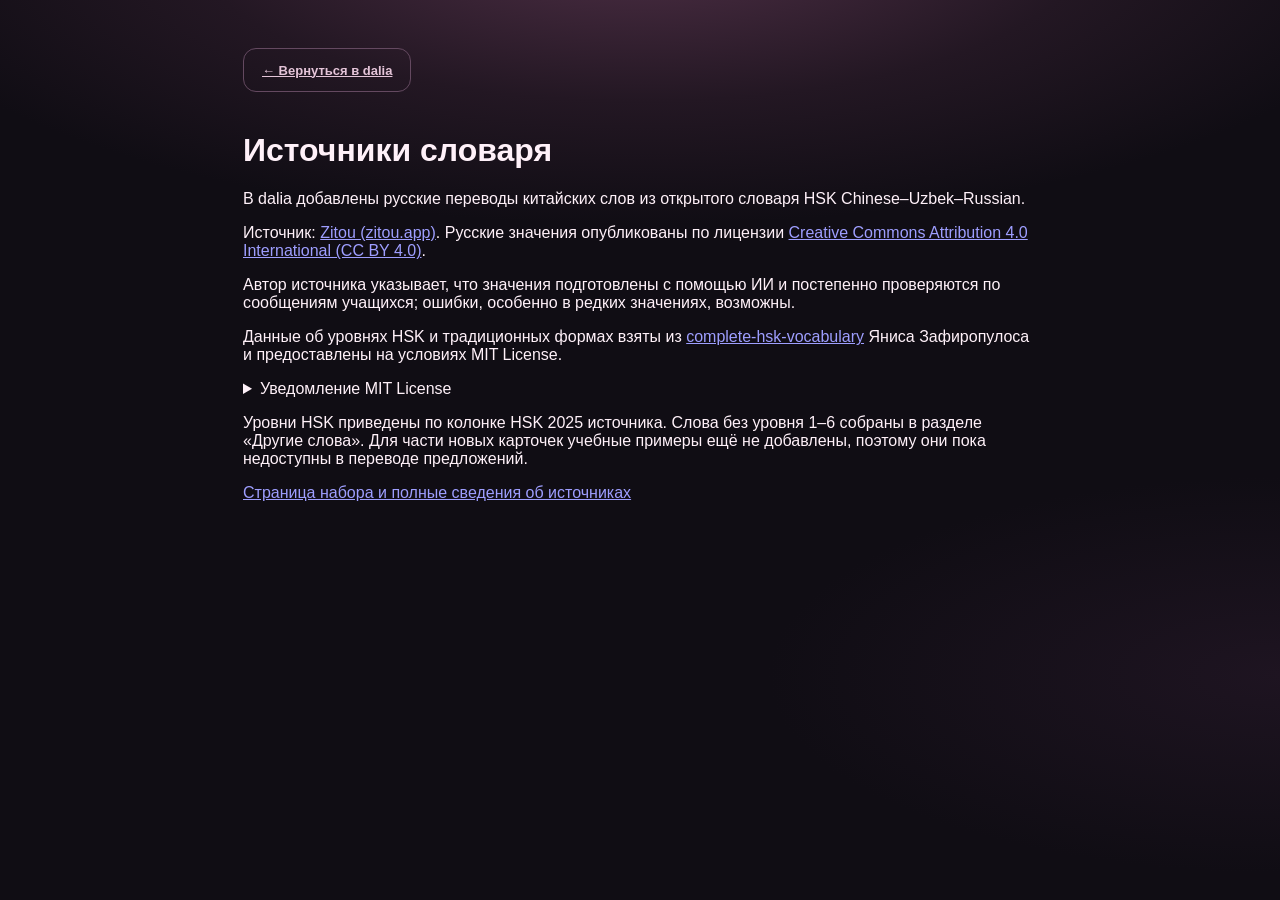
<file: dictionary-sources.html>
<!doctype html><html lang="ru"><head><meta charset="utf-8"><meta name="viewport" content="width=device-width,initial-scale=1"><meta name="theme-color" content="#100d14"><title>Источники словаря — dalia</title><link rel="stylesheet" href="./assets/dalia-style-v8.2.0.css"></head><body><main style="max-width:850px;padding-top:48px"><a href="./" class="ghost">← Вернуться в dalia</a><h1 style="margin-top:40px">Источники словаря</h1><p>В dalia добавлены русские переводы китайских слов из открытого словаря HSK Chinese–Uzbek–Russian.</p><p>Источник: <a href="https://zitou.app">Zitou (zitou.app)</a>. Русские значения опубликованы по лицензии <a href="https://creativecommons.org/licenses/by/4.0/">Creative Commons Attribution 4.0 International (CC BY 4.0)</a>.</p><p>Автор источника указывает, что значения подготовлены с помощью ИИ и постепенно проверяются по сообщениям учащихся; ошибки, особенно в редких значениях, возможны.</p><p>Данные об уровнях HSK и традиционных формах взяты из <a href="https://github.com/drkameleon/complete-hsk-vocabulary">complete-hsk-vocabulary</a> Яниса Зафиропулоса и предоставлены на условиях MIT License.</p><details><summary>Уведомление MIT License</summary><pre>MIT License

Copyright (c) 2026 Yanis Zafirópulos

Permission is hereby granted, free of charge, to any person obtaining a copy
of this software and associated documentation files (the "Software"), to deal
in the Software without restriction, including without limitation the rights
to use, copy, modify, merge, publish, distribute, sublicense, and/or sell
copies of the Software, and to permit persons to whom the Software is
furnished to do so, subject to the following conditions:

The above copyright notice and this permission notice shall be included in all
copies or substantial portions of the Software.

THE SOFTWARE IS PROVIDED "AS IS", WITHOUT WARRANTY OF ANY KIND, EXPRESS OR
IMPLIED, INCLUDING BUT NOT LIMITED TO THE WARRANTIES OF MERCHANTABILITY,
FITNESS FOR A PARTICULAR PURPOSE AND NONINFRINGEMENT. IN NO EVENT SHALL THE
AUTHORS OR COPYRIGHT HOLDERS BE LIABLE FOR ANY CLAIM, DAMAGES OR OTHER
LIABILITY, WHETHER IN AN ACTION OF CONTRACT, TORT OR OTHERWISE, ARISING FROM,
OUT OF OR IN CONNECTION WITH THE SOFTWARE OR THE USE OR OTHER DEALINGS IN THE
SOFTWARE.</pre></details><p>Уровни HSK приведены по колонке HSK 2025 источника. Слова без уровня 1–6 собраны в разделе «Другие слова». Для части новых карточек учебные примеры ещё не добавлены, поэтому они пока недоступны в переводе предложений.</p><p><a href="https://huggingface.co/datasets/Maqsudjonpolatov/hsk-chinese-uzbek-russian">Страница набора и полные сведения об источниках</a></p></main></body></html>
</file>
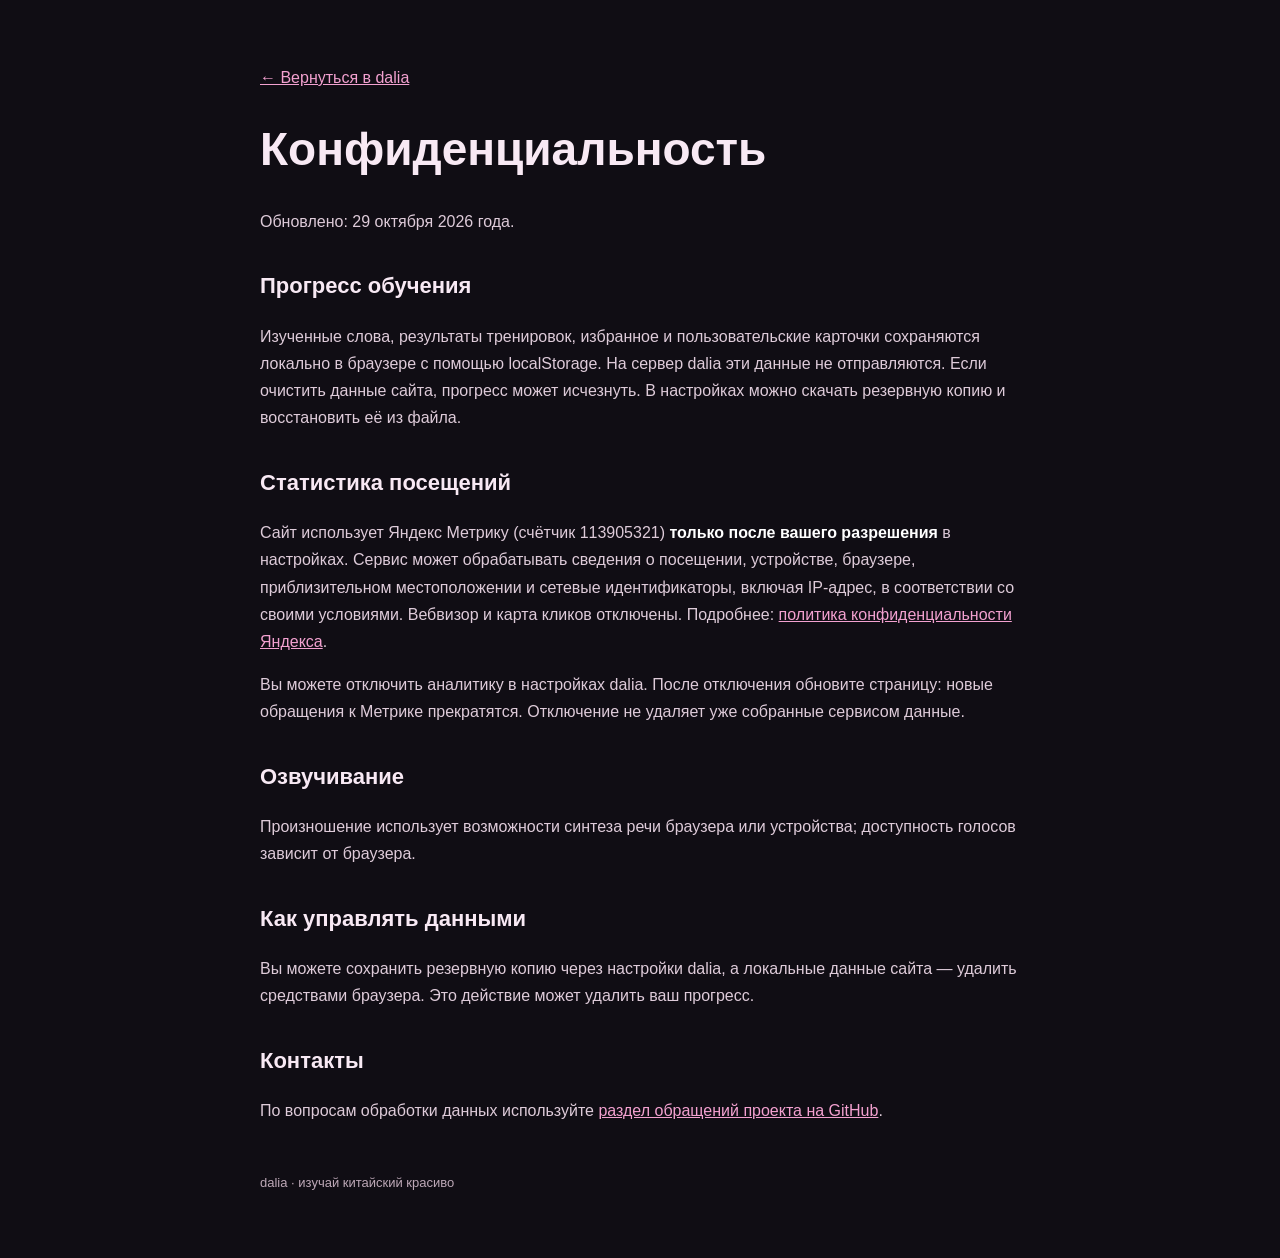
<file: privacy.html>
<!doctype html><html lang="ru"><head><meta charset="utf-8"><meta name="viewport" content="width=device-width,initial-scale=1"><meta name="color-scheme" content="dark"><title>Конфиденциальность — dalia</title><style>body{background:#100d14;color:#f8e9f4;font:16px/1.7 -apple-system,BlinkMacSystemFont,"Segoe UI",sans-serif;margin:0;padding:32px 20px}main{max-width:760px;margin:32px auto}h1{font-size:clamp(30px,6vw,46px);line-height:1.2}h2{font-size:22px;margin-top:32px}p,li{color:#decbd9}a{color:#f3a1d0}strong{color:#fff}footer{margin-top:48px;color:#bda8b7;font-size:13px}</style></head><body><main><a href="./">← Вернуться в dalia</a><h1>Конфиденциальность</h1><p>Обновлено: 29 октября 2026 года.</p><h2>Прогресс обучения</h2><p>Изученные слова, результаты тренировок, избранное и пользовательские карточки сохраняются локально в браузере с помощью localStorage. На сервер dalia эти данные не отправляются. Если очистить данные сайта, прогресс может исчезнуть. В настройках можно скачать резервную копию и восстановить её из файла.</p><h2>Статистика посещений</h2><p>Сайт использует Яндекс Метрику (счётчик 113905321) <strong>только после вашего разрешения</strong> в настройках. Сервис может обрабатывать сведения о посещении, устройстве, браузере, приблизительном местоположении и сетевые идентификаторы, включая IP-адрес, в соответствии со своими условиями. Вебвизор и карта кликов отключены. Подробнее: <a href="https://yandex.ru/legal/confidential/" rel="noopener noreferrer">политика конфиденциальности Яндекса</a>.</p><p>Вы можете отключить аналитику в настройках dalia. После отключения обновите страницу: новые обращения к Метрике прекратятся. Отключение не удаляет уже собранные сервисом данные.</p><h2>Озвучивание</h2><p>Произношение использует возможности синтеза речи браузера или устройства; доступность голосов зависит от браузера.</p><h2>Как управлять данными</h2><p>Вы можете сохранить резервную копию через настройки dalia, а локальные данные сайта — удалить средствами браузера. Это действие может удалить ваш прогресс.</p><h2>Контакты</h2><p>По вопросам обработки данных используйте <a href="https://github.com/neebooblick/dalia/issues" rel="noopener noreferrer">раздел обращений проекта на GitHub</a>.</p><footer>dalia · изучай китайский красиво</footer></main></body></html>
</file>
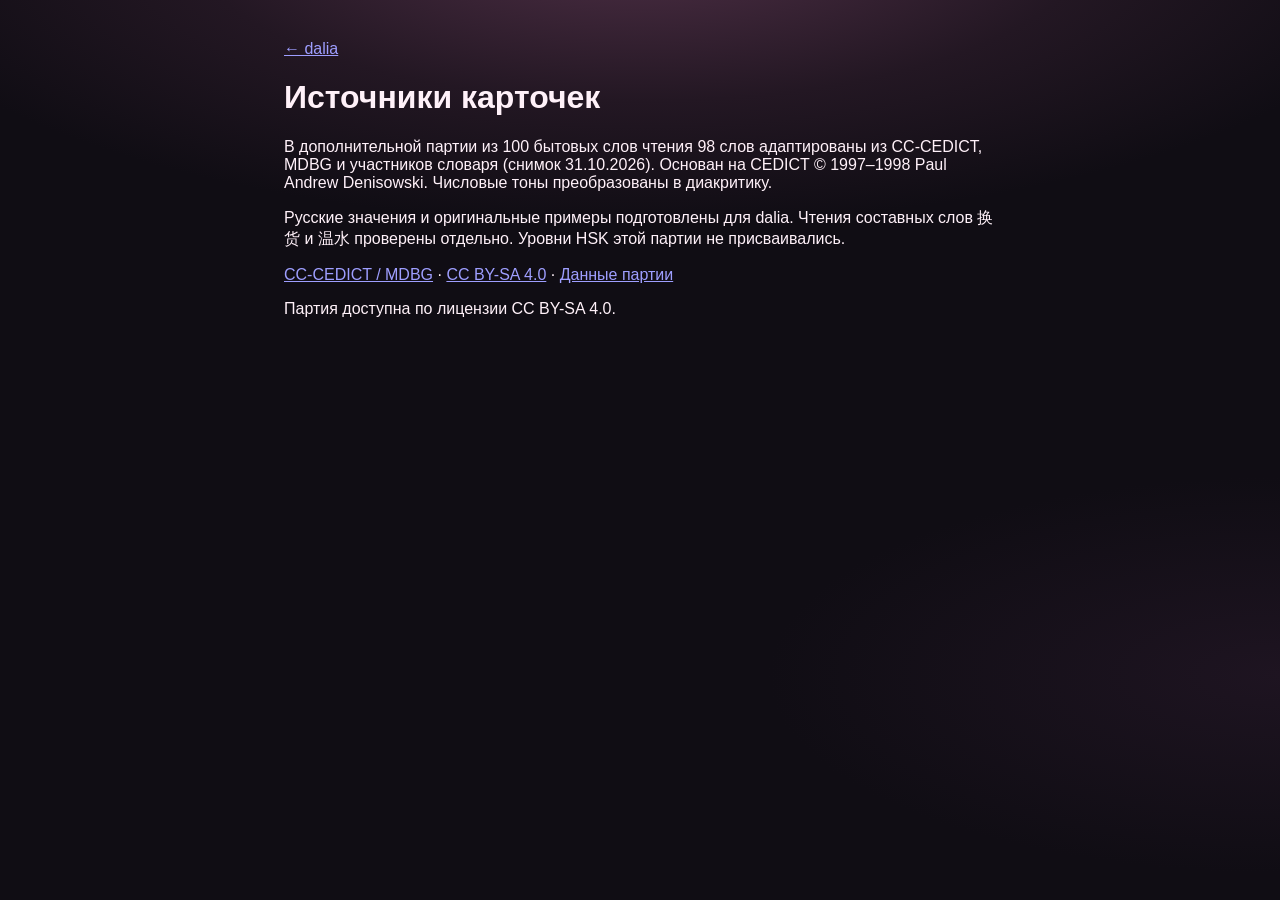
<file: vocabulary-sources.html>
<!doctype html><html lang="ru"><meta charset="utf-8"><meta name="viewport" content="width=device-width,initial-scale=1"><title>Источники карточек — dalia</title><link rel="stylesheet" href="./assets/dalia-style-v8.1.6.css"><main style="max-width:760px;padding:40px 24px"><a href="./">← dalia</a><h1>Источники карточек</h1><p>В дополнительной партии из 100 бытовых слов чтения 98 слов адаптированы из CC-CEDICT, MDBG и участников словаря (снимок 31.10.2026). Основан на CEDICT © 1997–1998 Paul Andrew Denisowski. Числовые тоны преобразованы в диакритику.</p><p>Русские значения и оригинальные примеры подготовлены для dalia. Чтения составных слов 换货 и 温水 проверены отдельно. Уровни HSK этой партии не присваивались.</p><p><a href="https://www.mdbg.net/chinese/dictionary?page=cc-cedict">CC-CEDICT / MDBG</a> · <a href="https://creativecommons.org/licenses/by-sa/4.0/">CC BY-SA 4.0</a> · <a href="./assets/dalia-pilot-100-v1.js">Данные партии</a></p><p>Партия доступна по лицензии CC BY-SA 4.0.</p></main></html>
</file>
<file: assets/dalia-style-v8.2.0.css>
:root{color-scheme:dark;--bg:#100d14;--surface:#1b1520;--surface2:#261b2a;--stroke:#493249;--pink:#f3a1d0;--pink2:#ffaedb;--text:#fff1f9;--muted:#b3a0b1;--good:#91f6c7;--bad:#ff9db3}
*{box-sizing:border-box}html{scroll-behavior:smooth}body{margin:0;min-height:100vh;color:var(--text);background:radial-gradient(ellipse 65% 34% at 50% -5%,#4e2843 0%,#201421 54%,transparent 100%),#100d14;font-family:Inter,-apple-system,BlinkMacSystemFont,'Segoe UI','PingFang SC','Microsoft YaHei','Noto Sans CJK SC','Noto Sans SC',sans-serif;-webkit-font-smoothing:antialiased}button,input,select,textarea{font:inherit}button{cursor:pointer}button:disabled{opacity:.43;cursor:not-allowed}.hidden,[hidden]{display:none!important}button:focus-visible,input:focus-visible,select:focus-visible,textarea:focus-visible{outline:2px solid var(--pink);outline-offset:3px}main{max-width:1190px;margin:auto;padding:0 28px 90px}.topbar{position:sticky;top:0;z-index:5;backdrop-filter:blur(20px);background:linear-gradient(90deg,#100d14df,#180f1ae7);border-bottom:1px solid #342536}.top-inner{height:82px;max-width:1190px;margin:auto;display:flex;align-items:center;justify-content:space-between;padding:0 28px;position:relative}.brand{display:flex;flex-direction:column;align-items:flex-start;line-height:1.05;border:0;background:none;color:#f6add7;font-size:27px;letter-spacing:-1.4px;font-weight:720;padding:0}.brand small{font-size:11px;letter-spacing:2.3px;color:#c0a0b8;margin-top:6px;font-weight:450}.topnav{display:flex;gap:4px;padding:5px;border:1px solid #53364e;border-radius:100px;background:#1d1621;position:absolute;left:50%;transform:translateX(-50%)}.navbtn{border:0;background:transparent;color:#c6afc0;border-radius:90px;padding:12px 17px;white-space:nowrap;font-size:13px;transition:.25s}.navbtn:hover{color:#fff}.navbtn.active{background:var(--pink);color:#2d1324;box-shadow:0 4px 22px #fb9dce39;font-weight:700}.round-btn{display:inline-flex;align-items:center;justify-content:center;border:1px solid #563e55;background:#281d2c;color:#ecc2da;border-radius:100px;width:40px;height:40px;font-size:19px}.hero{text-align:center;padding:65px 0 45px}.orb{width:126px;height:126px;border-radius:50%;margin:0 auto 27px;background:radial-gradient(circle at 30% 22%,#ffe4f3 0%,#ffc5e6 13%,#ee92c8 40%,#a84d94 74%,#713265 100%);box-shadow:0 0 82px #f49fcd54,inset -13px -15px 21px #6c336443;animation:orb 6s ease-in-out infinite}@keyframes orb{50%{transform:translateY(-7px);box-shadow:0 5px 100px #f49fcd62,inset -13px -15px 21px #6c336443}}.eyebrow{text-transform:uppercase;letter-spacing:3px;color:var(--pink);font-size:11px;font-weight:680}.hero h1{font-size:clamp(40px,5.6vw,72px);line-height:1.1;letter-spacing:-3px;margin:14px 0 13px;font-weight:680}.hero h1 em,h2 em{color:var(--pink);font-style:normal}.hero p{font-size:15px;color:var(--muted);line-height:1.85;margin:0}.quick-stats{margin:26px auto 0;display:flex;justify-content:center;gap:11px;flex-wrap:wrap}.quick-stats span{border:1px solid #4d344a;background:#211823;padding:10px 15px;color:#e2c4d6;border-radius:90px;font-size:12px}.page{animation:appear .22s ease}@keyframes appear{from{opacity:.45;transform:translateY(7px)}to{opacity:1;transform:translateY(0)}}.section-head{margin:12px 0 25px;display:flex;align-items:flex-end;justify-content:space-between;gap:15px;flex-wrap:wrap}.section-head h2{font-size:clamp(29px,4vw,43px);line-height:1.14;letter-spacing:-1.4px;margin:8px 0}.section-head p{color:var(--muted);font-size:14px;margin:0;line-height:1.6}.primary,.soft,.ghost,.danger{border-radius:13px;border:1px solid transparent;padding:12px 18px;font-weight:650;font-size:13px;transition:.22s;display:inline-flex;justify-content:center;align-items:center;gap:8px}.primary{background:var(--pink);color:#291222;box-shadow:0 6px 25px #ef96c729}.primary:hover{background:#ffc3e5;transform:translateY(-2px)}.soft{background:#302033;color:#ffe3f3;border-color:#67445f}.soft:hover,.ghost:hover{border-color:#da8cba}.ghost{background:transparent;border-color:#644960;color:#e4c4d8}.danger{background:#4a2336;color:#ffd4dd;border-color:#814558}.wide{width:100%}.row{display:flex;align-items:center;gap:10px;flex-wrap:wrap}.muted{color:var(--muted)}.tiny{font-size:12px}.panel{border:1px solid var(--stroke);border-radius:22px;background:linear-gradient(145deg,#261a2a,#1a1520);padding:23px}.controls{display:flex;gap:11px;align-items:center;margin:25px 0 17px;flex-wrap:wrap}.search{flex:1;min-width:210px;background:#201823;border:1px solid #50374d;border-radius:13px;padding:13px 16px;color:var(--text);outline:none}.search:focus{border-color:#e6a3cb}.chips{display:flex;gap:8px;flex-wrap:wrap;margin:14px 0 25px}.chip{padding:9px 14px;border-radius:99px;background:#201722;border:1px solid #51374d;color:#c9a8bd;font-size:12px}.chip.active{background:#f0a2d0;color:#271424;border-color:transparent;font-weight:720}.counter{margin-left:auto;font-size:12px;color:#ae98aa}.cards{display:grid;grid-template-columns:repeat(5,minmax(0,1fr));gap:13px}.word-card{position:relative;min-height:197px;text-align:center;cursor:pointer;background:linear-gradient(140deg,#302033,#1c1520);border:1px solid #523b50;border-radius:19px;padding:24px 13px 19px;transition:.25s}.word-card:hover{border-color:#eb9ac5;transform:translateY(-4px);box-shadow:0 12px 35px #06020758}.word-card .glyph{font-size:66px;line-height:1.2;margin:14px 0 2px}.word-card .pin{color:var(--pink);font-size:15px}.word-card .meaning{font-size:12px;color:#dcc7d5;line-height:1.35;margin-top:8px}.word-card .tag{position:absolute;left:14px;top:14px;color:#aa91a6;font-size:10px}.star{position:absolute;top:6px;right:7px;border:0;background:none;color:#856e83;font-size:24px;padding:4px 8px}.star.active{color:#ffc2e5}.word-card .done{color:#98efc6;position:absolute;left:14px;bottom:12px;font-size:10px}.empty{padding:55px 20px;text-align:center;color:var(--muted);border:1px dashed #61435d;border-radius:17px;grid-column:1/-1}.boxline{display:flex;gap:12px;align-items:center;flex-wrap:wrap}.note{background:#302331;border:1px solid #5b4058;color:#d8bfcf;font-size:13px;line-height:1.65;border-radius:14px;padding:14px 17px}.notice-good{border-color:#487c69;background:#1c352c;color:#c8ffe4}.notice-bad{border-color:#90506c;background:#432537;color:#ffd0e0}.badge{font-size:11px;color:#d9aec9;border:1px solid #62425c;border-radius:99px;padding:4px 9px;white-space:nowrap}.field{width:100%;border:1px solid #5f465f;border-radius:12px;background:#1a141e;color:var(--text);padding:12px 13px;font-size:14px}.field::placeholder{color:#867385}.formgrid{display:grid;grid-template-columns:1fr 1fr;gap:12px}.formgrid label{display:block;font-size:12px;color:#c4a9bf;margin-bottom:7px}.formgrid .full{grid-column:1/-1}.formgrid input,.formgrid textarea{width:100%}.formgrid textarea{min-height:74px;resize:vertical}.layout2{display:grid;grid-template-columns:minmax(0,1fr) minmax(0,1fr);gap:17px}.practice-shell{max-width:690px;margin:auto}.mode-row{display:flex;gap:8px;flex-wrap:wrap;margin:0 0 18px}.quiz{text-align:center;padding:32px;min-height:390px}.quiz .question-glyph{font-size:clamp(76px,11vw,114px);line-height:1.3;margin:8px 0 3px}.quiz .hint-cn{font-size:20px;line-height:1.75;color:#f8ddeb}.quiz .hint-ru{color:#bba3b4;font-size:13px;margin:9px 0 12px}.options{display:grid;grid-template-columns:1fr 1fr;gap:10px;text-align:center;margin:23px 0}.option{border:1px solid #654662;border-radius:13px;background:#342337;color:#f5def0;padding:15px 12px;min-height:56px;transition:.25s}.option:hover:not(:disabled){border-color:#f4a5d4}.option.correct,.result-good{background:#20483a!important;border-color:#9dffd3!important;color:#d4ffe9!important;box-shadow:0 0 34px #75ffc747, inset 0 0 12px #a3ffd019;animation:success .36s ease}.option.wrong,.result-bad{background:#592b41!important;border-color:#ff91b0!important;color:#ffdeeb!important;box-shadow:0 0 27px #fa7caa33}@keyframes success{50%{transform:scale(1.025)}}.quiz .feedback{min-height:55px;text-align:center;color:#d9c4d3;margin:7px 0 15px}.quiz .feedback strong{color:var(--good)}.quiz .feedback .bad{color:var(--bad)}.quiz .sentence-box{background:#322238;border:1px solid #60465a;border-radius:15px;padding:13px;margin:10px auto;line-height:1.7}.quiz .row{justify-content:center}.canvas-wrap{position:relative;width:min(100%,330px);margin:15px auto;background:#f4e5ef;border-radius:17px;overflow:hidden;touch-action:none}.canvas-wrap:before{content:'';position:absolute;inset:0;pointer-events:none;background:linear-gradient(90deg,transparent calc(50% - .5px),#d8a8c9 50%,transparent calc(50% + .5px)),linear-gradient(transparent calc(50% - .5px),#d8a8c9 50%,transparent calc(50% + .5px));opacity:.7}.draw-canvas{width:100%;aspect-ratio:1;display:block;touch-action:none;cursor:crosshair}.writing-reveal{font-size:74px;color:var(--pink);padding:2px}.file-btn{position:relative;display:inline-flex;cursor:pointer;margin-top:15px}.file-btn input{position:absolute;width:1px;height:1px;opacity:0}.scan-list{display:grid;gap:10px;margin:14px 0}.scan-card{display:grid;grid-template-columns:auto auto 1fr;gap:11px;align-items:start;border:1px solid #62445f;border-radius:16px;background:#2a1f2e;padding:15px}.scan-card .scan-glyph{font-size:34px;min-width:40px;text-align:center}.scan-card .detail{min-width:0}.scan-card strong{font-size:14px}.scan-card p{font-size:13px;margin:6px 0;line-height:1.6;color:#f6d2e8}.scan-card small{color:#bba4b7;line-height:1.55}.scan-card input[type=checkbox]{accent-color:#f3a1d0;width:18px;height:18px;margin-top:12px}.scan-card .field{margin-top:7px}.scan-card .label{font-size:11px;color:#c4a8bb;margin-top:6px}.stat-grid{display:grid;grid-template-columns:repeat(4,1fr);gap:12px;margin:23px 0}.metric{padding:22px;border:1px solid #543950;border-radius:19px;background:linear-gradient(145deg,#2b1d2f,#1b1520)}.metric strong{display:block;font-size:31px;letter-spacing:-1px;color:#ffb4dd}.metric span{font-size:12px;color:#bda8b9}.quote-feature{border:1px solid #67465f;background:radial-gradient(circle at 82% 18%,#52294765,transparent 50%),linear-gradient(125deg,#312238,#191520);border-radius:25px;padding:37px;text-align:center}.quote-feature .cn{font-size:clamp(26px,3.8vw,44px);line-height:1.5;margin:22px auto 12px;max-width:800px}.quote-feature .ru{font-size:16px;color:#dfc3d7;line-height:1.7;max-width:640px;margin:13px auto}.quote-feature .pin{color:#d496be;font-size:14px}.quote-feature .row{justify-content:center}.quote-catalog{margin-top:25px}.quote-grid{display:grid;grid-template-columns:repeat(2,1fr);gap:12px;margin-top:15px}.quote-small{border:1px solid #51374d;background:#201821;border-radius:17px;padding:18px;cursor:pointer;transition:.2s}.quote-small:hover{border-color:#e69cc5}.quote-small h3{font-size:19px;font-weight:500;margin:4px 0 9px}.quote-small p{color:#bca7b9;font-size:12px;line-height:1.55;margin:0}.quote-small small{color:#b184a3}.bar-track{height:10px;border-radius:99px;background:#3c2a3d;overflow:hidden;margin:14px 0}.bar-fill{height:100%;width:0;background:linear-gradient(90deg,#d172af,#ffb7df);border-radius:99px;transition:width .25s}.overlay{position:fixed;inset:0;z-index:20;display:flex;align-items:center;justify-content:center;padding:15px;background:#070509c9;backdrop-filter:blur(9px)}.modal{width:min(100%,590px);max-height:min(92vh,840px);overflow:auto;border:1px solid #765271;border-radius:25px;background:linear-gradient(145deg,#302136,#1d1622);padding:26px;box-shadow:0 25px 90px #0009}.modal-head{display:flex;align-items:center;justify-content:space-between;gap:12px;margin-bottom:16px}.modal-head h2{font-size:19px;margin:0}.big-glyph{text-align:center;font-size:112px;line-height:1.2}.modal-pin{text-align:center;color:var(--pink);font-size:23px}.modal-meaning{text-align:center;font-size:21px;margin:10px auto 25px}.sentence-panel{background:#36263a;border:1px solid #644960;border-radius:18px;padding:19px;margin:15px 0}.sentence-panel .cn{line-height:2;font-size:21px}.sentence-panel .ru{margin-top:11px;color:#dfbfd1;line-height:1.6;font-size:14px}.hanzi-token{border:0;background:transparent;padding:0 1px;color:#ffe5f5;font-size:inherit;line-height:inherit;border-bottom:1px dashed #c87bac}.hanzi-token:hover{color:#ff9dd4;background:#71435d}.fullrow{display:flex;gap:10px;align-items:center;flex-wrap:wrap;margin-top:14px}.fullrow>*{flex:1}.toast{position:fixed;bottom:27px;left:50%;transform:translateX(-50%);z-index:60;background:#312136;color:#ffe5f4;border:1px solid #99698b;box-shadow:0 12px 34px #0007;border-radius:15px;padding:14px 20px;max-width:min(95vw,520px);font-size:13px;text-align:center}.secondary-line{height:1px;background:#513851;margin:21px 0}.footer{display:flex;flex-direction:column;align-items:center;justify-content:center;gap:12px;text-align:center;color:#7d687c;font-size:12px;padding:62px 14px 12px}.footer-privacy{display:inline-flex;align-items:center;justify-content:center;min-height:36px;max-width:100%;padding:7px 16px;border:1px solid #62465e;border-radius:999px;color:#c9a8c1;text-decoration:none;font-size:12px;line-height:1.35;transition:background .2s,color .2s,border-color .2s}.footer-privacy:hover,.footer-privacy:focus-visible{background:#352538;color:#ffe2f1;border-color:#a97696;outline-offset:3px}.mobile-nav{display:none}.toast.good{border-color:#77cba5}.toast.bad{border-color:#df7998}
@media(max-width:1040px){.cards{grid-template-columns:repeat(4,1fr)}.topnav .navbtn{padding:11px 12px;font-size:12px}}
@media(max-width:760px){.top-inner{height:70px;padding:0 19px}.topnav{display:none}.mobile-nav{display:flex;position:fixed;z-index:8;bottom:0;left:0;right:0;background:#1b1421f4;backdrop-filter:blur(18px);border-top:1px solid #51374a;padding:7px max(10px,env(safe-area-inset-right)) calc(7px + env(safe-area-inset-bottom));justify-content:space-around;gap:4px}.mobile-nav .navbtn{display:flex;flex-direction:column;gap:3px;align-items:center;justify-content:center;border-radius:13px;font-size:11px;padding:8px 6px;min-width:69px}.mobile-nav .navbtn .ico{font-size:19px}main{padding:0 17px 112px}.hero{padding:40px 0 32px}.orb{width:95px;height:95px;margin-bottom:20px}.cards{grid-template-columns:repeat(3,1fr)}.word-card{min-height:175px;padding:19px 10px 15px}.word-card .glyph{font-size:56px}.layout2{grid-template-columns:1fr}.stat-grid{grid-template-columns:repeat(2,1fr)}.quote-feature{padding:24px}.modal{padding:19px;border-radius:20px}.footer{padding-top:48px}}
@media(max-width:480px){.hero h1{letter-spacing:-1.6px}.cards{grid-template-columns:repeat(2,minmax(0,1fr));gap:10px}.options{grid-template-columns:1fr}.quiz{padding:18px}.quiz .question-glyph{font-size:78px}.formgrid{grid-template-columns:1fr}.formgrid .full{grid-column:1}.quote-grid{grid-template-columns:1fr}.scan-card{gap:8px;padding:11px}.stat-grid .metric{padding:17px}.controls .search{width:100%}.section-head h2{font-size:30px}}
@media(prefers-reduced-motion:reduce){*,*:before,*:after{animation:none!important;scroll-behavior:auto!important;transition:none!important}}
.canvas-wrap svg{width:100%;height:100%;display:block;touch-action:none}.canvas-wrap{min-height:250px}

/* Dalia 7.4: calm study controls */
#type-chips{margin:3px 0 22px} .more-examples{margin:15px 0} .more-examples>.eyebrow{margin:16px 0 12px}.more-examples .sentence-panel{margin:10px 0;padding:16px}.more-examples .sentence-panel .ghost{margin-top:12px;padding:7px 11px}.review-actions{margin-top:17px;padding:14px;border:1px solid #60465a;background:#291d2f;border-radius:15px}.review-actions .row{justify-content:center}.result-text-good{color:#b2f4d7}.result-text-bad{color:#ffb8d0}.quote-small small{color:#dca6c8}.word-card .glyph{overflow-wrap:anywhere;font-size:clamp(32px,4.2vw,59px)}

/* Dalia 7.5 · quiet multi-level practice and flexible photo selection */
.practice-levels{border:1px solid var(--stroke);border-radius:17px;padding:18px 18px 13px;background:linear-gradient(130deg,#251a2a,#1c1621);margin-bottom:20px}
.practice-level-top{display:flex;align-items:center;justify-content:space-between;gap:12px;flex-wrap:wrap}
.practice-level-buttons{display:flex;flex-wrap:wrap;gap:8px;margin-top:15px}
.practice-level-buttons .chip{padding:10px 13px;min-width:75px}
.practice-level-buttons .chip[aria-pressed="false"]{background:transparent;color:var(--muted);border-color:var(--stroke)}
.practice-level-buttons .chip[aria-pressed="true"]{background:#55314c;border-color:#d788b7;color:#fff1f9}
#practice-level-status{margin:12px 0 0}




@media(max-width:480px){.practice-levels{padding:14px}.practice-level-buttons .chip{min-width:calc(33.33% - 6px);flex:1}}

/* Dalia 7.5.1: consistent alignment of practice actions and handwriting results */
.mode-row{justify-content:center;align-items:stretch;gap:9px}
.mode-row .chip{min-height:40px;display:inline-flex;align-items:center;justify-content:center;text-align:center}
.quiz .row{justify-content:center}
.writing-meaning{font-size:clamp(21px,3vw,26px)!important;line-height:1.45;margin:20px auto 12px!important;max-width:530px;overflow-wrap:anywhere}
.quiz .writing-canvas{margin:16px auto 18px}
.writing-status{width:100%;max-width:530px;margin:10px auto 0;min-height:56px;display:flex;align-items:center;justify-content:center;text-align:center;padding:13px 18px;line-height:1.55}
.writing-status.is-success{background:#1e382f;border-color:#548f76;color:#d0ffe7}
.writing-status.is-skipped{background:#35252f;border-color:#86546a;color:#ffcfde}
.writing-example{width:100%;max-width:530px;margin:13px auto 0;padding:14px 18px;border:1px solid #60465a;background:#291e2d;border-radius:14px;line-height:1.65;color:#dfc2d5;font-size:13px;overflow-wrap:anywhere}
.writing-example .cn{font-size:17px;color:#ffe4f5;margin-bottom:5px}
.writing-actions{display:grid;grid-template-columns:repeat(2,minmax(0,1fr));gap:10px;max-width:530px;width:100%;margin:16px auto 0;align-items:stretch}
.writing-actions button{width:100%;min-width:0;min-height:46px;white-space:normal;line-height:1.35;text-align:center;padding:12px 13px}
.writing-actions[data-layout="ready"] button:first-child{grid-column:1/-1}
.writing-actions[data-layout="practice"] button:last-child{grid-column:1/-1}
.writing-actions[data-layout="finished"]{grid-template-columns:1fr;max-width:360px;margin-top:16px}
.writing-actions[data-layout="finished"] button{min-height:48px}
@media(max-width:560px){.mode-row{display:grid;grid-template-columns:repeat(2,minmax(0,1fr));gap:8px}.mode-row .chip{width:100%;min-width:0;white-space:normal}.writing-actions{grid-template-columns:1fr;gap:9px}.writing-actions[data-layout="ready"] button:first-child,.writing-actions[data-layout="practice"] button:last-child{grid-column:auto}.writing-status,.writing-example{padding:13px 12px}.writing-actions button{min-height:46px}}

/* Dalia 7.5.2 — clear, non-destructive removal from favorites */
.favorite-hint{margin:0 0 14px;line-height:1.55}
.favorite-remove{position:absolute;right:11px;top:10px;z-index:1;display:inline-flex;align-items:center;justify-content:center;min-height:35px;padding:6px 11px;border:1px solid #80536d;border-radius:11px;background:#432839;color:#ffd5e9;font-size:12px;font-weight:650;white-space:nowrap;transition:background .15s,border-color .15s}
.favorite-remove:hover,.favorite-remove:focus-visible{background:#61334f;border-color:#f1a1ce;color:#fff3fa}
.favorite-remove:focus-visible{outline:2px solid #f1a1ce;outline-offset:2px}
.word-card .favorite-remove{max-width:calc(100% - 80px)}
.quote-small{position:relative}
.quote-small.is-favorite-filter{padding-top:50px}
.quote-small .favorite-remove{right:12px;top:10px}
@media(max-width:480px){.favorite-remove{font-size:11px;padding:6px 8px;min-height:33px}.word-card .favorite-remove{max-width:calc(100% - 68px)}}

/* Dalia 7.7: contextual characters across dictionary, practice and proverbs */
.interactive-sentence{display:inline;line-height:1.95;overflow-wrap:anywhere}
.interactive-sentence .hanzi-token{display:inline;vertical-align:baseline;border-radius:4px;padding:1px 2px;margin:0;touch-action:manipulation}
.interactive-sentence .hanzi-token:focus-visible{outline:2px solid var(--pink);outline-offset:3px;background:#57344d}
#quote-cn .interactive-sentence{font-size:inherit;line-height:inherit}
#quote-cn .hanzi-token{color:inherit;border-bottom:1px dotted #c58ab0}
#quote-cn .hanzi-token:hover{color:#ffaedb}
.quiz-clickable-sentence{margin:12px auto 8px;max-width:620px;background:#2c2030;border:1px solid #664660;padding:12px 14px;border-radius:12px}
.quiz-clickable-sentence .cn{font-size:20px}
.quiz-clickable-sentence p{margin:6px 0 0}
@media(max-width:560px){.interactive-sentence .hanzi-token{padding:2px 3px;min-height:30px}#quote-cn .hanzi-token{line-height:1.8}}


/* Dalia 7.7 — quiet, tactile interface: intentional motion, accessibility and contrast */
:root{--ease-soft:cubic-bezier(.22,1,.36,1);--ease-fast:cubic-bezier(.2,.75,.2,1)}
body{background:radial-gradient(ellipse 62% 32% at 50% -7%,#503047 0%,#231723 57%,transparent 100%),radial-gradient(ellipse 40% 22% at 100% 75%,#1e1421 0%,transparent 100%),#100d14}
.topbar{box-shadow:0 9px 40px #09050c21;border-bottom-color:#3d2b3a}
.topnav{box-shadow:inset 0 1px 0 #ffffff08}
.navbtn,.chip,.round-btn,.primary,.soft,.ghost,.danger,.option,.hero-discover{transition:background-color .2s ease,color .2s ease,border-color .2s ease,box-shadow .2s ease,transform .26s var(--ease-soft)}
.navbtn.active{box-shadow:0 5px 20px #f3a1d02a,inset 0 1px 0 #fff7;animation:tabBloom .26s var(--ease-soft)}
.navbtn:active,.chip:active,.primary:active,.soft:active,.ghost:active,.danger:active,.hero-discover:active{transform:scale(.965)}
.primary:hover:not(:disabled),.hero-discover:hover:not(:disabled){box-shadow:0 8px 30px #ff9dce47;transform:translateY(-2px)}
.soft:hover:not(:disabled),.ghost:hover:not(:disabled),.chip:hover:not(:disabled){background:#422b41;border-color:#e8a0cb;color:#fff4fb}
.chip.active:hover{background:#f5b5dc;color:#2c1727}
.round-btn:hover{border-color:#e8a0cb;transform:rotate(24deg);background:#35223a}
.hero{padding:43px 0 32px}
.orb{width:108px;height:108px;margin-bottom:21px;animation:orb 7s ease-in-out infinite;will-change:transform}
.hero h1{font-size:clamp(39px,5.1vw,64px);letter-spacing:-2.5px;max-width:1020px;margin:12px auto 12px;text-wrap:balance}
.hero p{max-width:680px;margin:0 auto;text-wrap:pretty}
.quick-stats{margin-top:21px}
.quick-stats span{border-color:#5b3e57;transition:border-color .2s ease,background-color .2s ease}
.quick-stats span:hover{border-color:#a66d96;background:#302032}
.hero-actions{display:flex;justify-content:center;margin-top:18px}
.hero-discover{border-radius:99px;padding:10px 18px;color:#f6bbdc;background:#2b1e2d;border:1px solid #77506e;font-size:12px;font-weight:600}
.hero-discover:hover{border-color:#f1a4d0;color:#fff0fa}
.section-head h2{text-wrap:balance}
.page:not(.hidden){animation:pageLift .43s var(--ease-soft) both}
@keyframes pageLift{from{opacity:0;transform:translateY(10px)}to{opacity:1;transform:translateY(0)}}
@keyframes tabBloom{from{transform:scale(.96)}to{transform:scale(1)}}
.cards{gap:14px}
.word-card{overflow:hidden;isolation:isolate;transition:transform .32s var(--ease-soft),box-shadow .32s var(--ease-soft),border-color .22s ease,background-color .22s ease;animation:cardEase .33s var(--ease-soft) both;animation-delay:calc(var(--reveal-index,0)*15ms);background:linear-gradient(150deg,#2c1e30 0%,#1c1520 82%)}
.word-card::after{content:'';position:absolute;inset:0;z-index:-1;pointer-events:none;background:radial-gradient(circle at 50% 5%,#ffafe120,transparent 62%);opacity:0;transition:opacity .3s ease}
.word-card:hover,.word-card:focus-visible{border-color:#e4a4ca;transform:translateY(-5px);box-shadow:0 16px 45px #07030b75,0 0 22px #f6b2d414}
.word-card:hover::after,.word-card:focus-visible::after{opacity:1}
.word-card:hover .glyph{transform:translateY(-2px);color:#fff1f9}
.word-card .glyph{transition:transform .33s var(--ease-soft),color .24s ease}
.word-card .tag{letter-spacing:.02em;color:#bfa3b9}
.word-card .meaning{font-size:12px;line-height:1.5;color:#e4cfe0}
@keyframes cardEase{from{opacity:0;transform:translateY(9px)}to{opacity:1;transform:translateY(0)}}
.panel,.practice-levels,.quote-feature,.quote-small,.sentence-panel{transition:border-color .24s ease,box-shadow .3s ease,background-color .22s ease}
.quote-small:hover,.quote-small:focus-visible{border-color:#e4a4ca;transform:translateY(-3px);box-shadow:0 14px 34px #0005}
.quote-small{transition:border-color .24s ease,transform .3s var(--ease-soft),box-shadow .3s ease}
.option:hover:not(:disabled){transform:translateY(-2px);border-color:#f6b3d8;box-shadow:0 6px 18px #0003}
.option.correct,.result-good{animation:success .36s var(--ease-soft)}
.option.wrong{animation:wrongNudge .26s ease-in-out}
@keyframes wrongNudge{0%,100%{transform:translateX(0)}35%{transform:translateX(-3px)}70%{transform:translateX(3px)}}
.quiz .feedback:not(:empty),.writing-status,.quiz-clickable-sentence{animation:feedbackRise .32s var(--ease-soft) both}
@keyframes feedbackRise{from{opacity:.5;transform:translateY(6px)}to{opacity:1;transform:translateY(0)}}
.overlay:not(.hidden){animation:overlayIn .23s ease both}
.overlay:not(.hidden) .modal{animation:modalIn .32s var(--ease-soft) both;transform-origin:50% 35%}
@keyframes overlayIn{from{background:#07050900;backdrop-filter:blur(0)}to{background:#070509c9;backdrop-filter:blur(9px)}}
@keyframes modalIn{from{opacity:0;transform:translateY(15px) scale(.973)}to{opacity:1;transform:translateY(0) scale(1)}}
.modal{scrollbar-color:#8a5980 transparent}
.modal-head{position:sticky;top:-26px;z-index:3;margin:-26px -26px 18px;padding:22px 26px 15px;background:linear-gradient(#2b2031f5,#2b2031f2);border-bottom:1px solid #5b4257;backdrop-filter:blur(10px)}
#modal-close{flex:0 0 auto}
.reference-hint{font-size:12px;line-height:1.65;color:#bca7b8;margin:11px 0 7px}
.hanzi-token{transition:background-color .18s ease,color .18s ease,border-color .18s ease}
.hanzi-token:hover{border-bottom-color:#ffa8d4;background:#66405a}
.hanzi-token:active{background:#79435e}
.toast:not(.hidden){animation:toastFloat .3s var(--ease-soft) both}
@keyframes toastFloat{from{opacity:0;transform:translate(-50%,14px)}to{opacity:1;transform:translate(-50%,0)}}
.search,.field{transition:border-color .2s ease,box-shadow .2s ease,background-color .2s ease}
.search:focus,.field:focus{border-color:#f0a4d1;box-shadow:0 0 0 3px #f3a1d01c;background:#261b29;outline:0}
button{touch-action:manipulation}
@media (hover:none){.word-card:hover,.quote-small:hover{transform:none;box-shadow:none}.word-card:hover::after{opacity:0}.option:hover:not(:disabled){transform:none;box-shadow:none}}
@media(max-width:760px){.hero{padding:34px 0 23px}.hero h1{font-size:clamp(34px,7.2vw,48px);letter-spacing:-1.6px}.orb{width:94px;height:94px;margin-bottom:18px}.quick-stats{gap:7px;margin-top:16px}.quick-stats span{padding:8px 11px}.hero-actions{margin-top:13px}.modal-head{top:-19px;margin:-19px -19px 15px;padding:16px 19px 12px}.mobile-nav .navbtn.active{box-shadow:0 3px 18px #ffacd13c}}
@media(max-width:480px){.hero{padding:27px 0 20px}.hero h1{font-size:clamp(32px,8.7vw,41px);line-height:1.13}.hero p{line-height:1.6;font-size:13px}.orb{width:84px;height:84px;margin-bottom:14px}.hero-actions{margin-top:11px}.hero-discover{padding:9px 15px}.word-card{min-height:170px;padding:20px 10px 16px}.word-card .meaning{font-size:12px}.cards{gap:11px}.section-head{margin-top:10px}.section-head h2{font-size:30px}}
@media(prefers-reduced-motion:reduce){.orb{will-change:auto}*,*::before,*::after{animation:none!important;transition:none!important;transform:none!important;scroll-behavior:auto!important}}



/* Dalia 7.7 refinements: content first on narrow screens */
@media(max-width:480px){
 .quick-stats{display:grid;grid-template-columns:repeat(3,minmax(0,1fr));gap:5px;max-width:100%}
 .quick-stats span{min-width:0;padding:9px 3px;text-align:center;font-size:10px;white-space:nowrap}
 .hero{padding:22px 0 18px}
 .orb{width:76px;height:76px;margin-bottom:12px}
 .hero h1{margin:9px auto;font-size:clamp(31px,8vw,36px)}
 .hero p{font-size:12px}
 .hero-actions{margin-top:10px}
 .hero-discover{font-size:11px;padding:8px 14px}
}

/* Dalia 7.7.2: more visible discovery action, calm responsive sizing */
.hero-actions{margin-top:24px}
.hero-discover{min-height:52px;padding:15px 32px;font-size:15px;font-weight:650;letter-spacing:.015em;line-height:1.25;background:linear-gradient(120deg,#4a2b45,#352437);border:1px solid #a56b91;color:#ffe2f2;box-shadow:0 7px 22px #09030a38, inset 0 1px 0 #ffffff14}
.hero-discover:hover:not(:disabled){border-color:#f2b3d6;box-shadow:0 12px 32px #ef9ec43a, inset 0 1px 0 #ffffff24}
#more-words{min-width:188px;min-height:46px;font-size:14px}
@media(max-width:480px){.hero-discover{width:min(100%,320px);min-height:54px;font-size:15px;padding:16px 24px}}

/* Dalia 7.7.3 — calm, unified answer reveal */
.quiz-answered .options{gap:8px;margin:12px 0 17px}
.quiz-answered .option{min-height:46px;padding:11px 10px;font-size:13px}
.quiz-answered .option:disabled:not(.correct):not(.wrong){opacity:.43}
.quiz-answered .option.correct{background:#29433d!important;border-color:#80bca8!important;color:#e6fff4!important;box-shadow:inset 0 0 0 1px #b8f7d012!important}
.quiz-answered .option.wrong{background:#4a2b3d!important;border-color:#c78ca7!important;color:#ffe2ed!important;box-shadow:none!important}
.quiz .feedback{min-height:0;margin:0;text-align:left}
.quiz .feedback:empty{display:none}
.answer-summary{overflow:hidden;border-radius:22px;background:linear-gradient(155deg,#302136 0%,#231a2b 74%,#1e1825 100%);border:1px solid #69455f;box-shadow:0 16px 45px #08050b32,inset 0 1px 0 #ffffff0b;animation:answerReveal .4s var(--ease-soft) both}
@keyframes answerReveal{from{opacity:0;transform:translateY(10px)}to{opacity:1;transform:translateY(0)}}
.answer-summary-head{display:flex;align-items:center;gap:10px;padding:19px 24px 0}
.answer-mark{display:grid;place-items:center;width:28px;height:28px;border-radius:50%;background:#7cafa020;color:#b9ebd6;border:1px solid #8ec8b14d;font-size:15px;font-weight:700}
.answer-is-wrong .answer-mark{background:#d8a4b81b;color:#f1c0d4;border-color:#dca3bc4d}
.answer-status{font-size:14px;letter-spacing:.01em;font-weight:650;color:#d3e9dd}
.answer-is-wrong .answer-status{color:#f4c4d8}
.answer-definition{text-align:center;padding:10px 24px 23px}
.answer-hanzi{font-size:clamp(32px,5vw,48px);font-weight:600;letter-spacing:.04em;line-height:1.5;color:#fff1fa;overflow-wrap:anywhere}
.answer-pinyin{font-size:15px;letter-spacing:.025em;color:#d9a5c6;margin:1px 0 8px}
.answer-meaning{font-size:17px;color:#f3dce9;line-height:1.5}
.answer-example{margin:0 20px;background:#241b2a;border:1px solid #594052;border-radius:15px;padding:17px 18px 15px;text-align:center}
.answer-overline{text-transform:uppercase;font-size:10px;letter-spacing:.16em;color:#b997ad;font-weight:650;margin-bottom:10px}
.answer-example-cn{font-size:clamp(19px,2.6vw,23px);line-height:1.8;color:#ffeaf5;overflow-wrap:anywhere}
.answer-example-cn .interactive-sentence{line-height:inherit;font-size:inherit}
.answer-example-cn .hanzi-token{padding:0 1px;min-height:0}
.answer-example-ru{font-size:13px;line-height:1.65;color:#d5bacb;margin-top:9px}
.answer-example-hint{font-size:11px;color:#9f849b;margin-top:13px}
.answer-audio{display:flex;justify-content:center;gap:9px;padding:17px 20px}
.answer-audio .soft{border-radius:999px;padding:10px 17px;min-height:41px;background:#3b2a3c;border-color:#73506c;color:#f4d5e8}
.answer-review{padding:19px 22px 20px;border-top:1px solid #513a4d;background:#261b2c;text-align:center}
.answer-review-title{font-size:15px;font-weight:650;color:#f8e1ef}
.answer-review-hint{font-size:12px;color:#b69dad;margin-top:5px}
.answer-review-buttons{display:grid;grid-template-columns:repeat(3,minmax(0,1fr));gap:10px;max-width:480px;margin:16px auto 7px}
.answer-rating-btn{min-height:45px;border-radius:12px;font-size:13px}
.answer-skip{margin-top:5px;font-size:12px;color:#c5a7bd;background:transparent;border:0;min-height:36px;padding:7px 13px}
.answer-skip:hover{color:#ffe7f6;background:#ffffff0a}
@media(max-width:560px){
 .quiz .feedback{margin:0}
 .answer-summary{border-radius:18px}
 .answer-summary-head{padding:15px 15px 0}
 .answer-definition{padding:9px 15px 19px}
 .answer-hanzi{font-size:34px}
 .answer-meaning{font-size:15px}
 .answer-example{margin:0 11px;padding:15px 10px}
 .answer-audio{padding:13px 10px;gap:7px}
 .answer-audio .soft{padding:10px 12px;font-size:12px}
 .answer-review{padding:16px 12px 15px}
 .answer-review-buttons{gap:7px}
 .answer-rating-btn{font-size:12px;min-height:45px;padding:10px 5px}
}
@media(prefers-reduced-motion:reduce){.answer-summary{animation:none}}

/* Dalia 7.7.5 — unmistakable, reversible learned state */
.study-toggle{display:inline-flex;align-items:center;justify-content:center;min-height:45px;border-radius:13px;padding:12px 19px;font-size:13px;font-weight:720;letter-spacing:.01em;cursor:pointer;transition:background-color .2s ease,border-color .2s ease,box-shadow .2s ease,transform .2s var(--ease-soft)}
.study-toggle.is-not-learned{color:#311427;background:linear-gradient(125deg,#ffc2e4,#efa0d1);border:1px solid #ffd7ee;box-shadow:0 7px 24px #ed96c12c}
.study-toggle.is-not-learned:hover{background:#ffd2eb;box-shadow:0 8px 28px #ef9dcb46;transform:translateY(-1px)}
.study-toggle.is-learned{color:#b9f4d9;background:linear-gradient(135deg,#24463b,#1e352e);border:1px solid #77ae95;box-shadow:inset 0 1px 0 #c9ffe10b}
.study-toggle.is-learned:hover{background:#2c5647;border-color:#a3e6c2;transform:translateY(-1px)}
.study-toggle:focus-visible{outline:2px solid #f6b4db;outline-offset:3px}
.study-toggle:active{transform:scale(.97)}
@media(max-width:560px){.study-toggle{width:100%;min-height:49px}.modal .fullrow:has(.study-toggle) .study-toggle{flex-basis:100%}}
@media(prefers-reduced-motion:reduce){.study-toggle{transition:none}.study-toggle:hover{transform:none}}

/* Dalia 7.7.5: immediate handwriting and a transparent, fading stroke-order guide */
.writing-draw-target,.writing-preview-target{width:100%;max-width:330px;aspect-ratio:1;margin:auto;touch-action:none}
.writing-preview{position:absolute;inset:0;z-index:2;pointer-events:none;opacity:1;transition:opacity 1.15s ease;will-change:opacity}
.writing-preview.is-fading{opacity:0}
.writing-preview.is-user-drawing{transition-duration:.22s}
.writing-preview-target,.writing-preview-target svg{pointer-events:none!important}
.writing-actions[data-layout="practice"]{grid-template-columns:repeat(2,minmax(0,1fr))}
.writing-actions[data-layout="practice"] button:first-child{grid-column:1/-1;background:linear-gradient(110deg,#473047,#51334e);border-color:#a46b91;color:#ffe3f3}
.writing-actions[data-layout="practice"] button:first-child:hover{border-color:#edabd1;background:#5c3c59}
.writing-actions[data-layout="practice"] button:last-child{grid-column:auto}
@media(max-width:560px){.writing-actions[data-layout="practice"]{grid-template-columns:repeat(2,minmax(0,1fr))}.writing-actions[data-layout="practice"] button:first-child{grid-column:1/-1}.writing-actions[data-layout="practice"] button:last-child{grid-column:auto}}
@media(prefers-reduced-motion:reduce){.writing-preview{transition-duration:.01s!important}}

/* Dalia 7.7.6 — highlighted study targets and non-destructive character previews */
.interactive-sentence .hanzi-token.is-target{background:linear-gradient(180deg,#704264,#59344f);color:#ffe8f5;border-bottom:2px solid #f0a2d0;box-shadow:0 0 0 1px #f5b3d72a inset;font-weight:750;position:relative;z-index:1}
.interactive-sentence .hanzi-token.is-target:hover,.interactive-sentence .hanzi-token.is-target:focus-visible{background:#8c4f78;color:#fff8fc;box-shadow:0 0 0 2px #f6c4e4 inset}
.interactive-sentence .hanzi-token.target-start{border-radius:6px 0 0 6px;padding-left:4px}
.interactive-sentence .hanzi-token.target-end{border-radius:0 6px 6px 0;padding-right:4px}
.interactive-sentence .hanzi-token.target-start.target-end{border-radius:6px}
.hanzi-peek{border:1px solid #b477a2;border-radius:17px;padding:17px 18px 16px;margin:10px 0 19px;background:linear-gradient(145deg,#432c43,#2c2032);box-shadow:0 10px 34px #08040b42,inset 0 1px #ffffff12;animation:answerReveal .28s ease both;scroll-margin-top:20px}
.hanzi-peek-top{display:flex;align-items:center;justify-content:space-between;gap:12px;margin-bottom:9px}
.hanzi-peek-label{color:#e7bad5;font-size:11px;font-weight:650;letter-spacing:.04em}
.hanzi-peek-close{display:grid;place-items:center;flex-shrink:0;width:32px;height:32px;border-radius:50%;border:1px solid #926b8a;background:#5b3c57;color:#ffe1f1;font-size:22px;line-height:1}
.hanzi-peek-close:hover{background:#724769;border-color:#f2add7}
.hanzi-peek-details{display:flex;align-items:center;justify-content:center;gap:19px;padding:3px 0 12px}
.hanzi-peek-glyph{font-size:clamp(50px,8vw,70px);font-weight:600;line-height:1.25;color:#fff1fa}
.hanzi-peek-description{min-width:0;flex:1}
.hanzi-peek-pinyin{font-size:16px;color:#f5b7da;margin-bottom:5px}
.hanzi-peek-meaning{font-size:16px;color:#ffe7f4;line-height:1.45;overflow-wrap:anywhere}
.hanzi-peek-example{background:#291e2e;border:1px solid #775471;border-radius:12px;padding:12px 13px;line-height:1.75}
.hanzi-peek-example .interactive-sentence{font-size:19px;line-height:1.85}
.hanzi-peek-translation{font-size:12px;color:#d5bbcd;line-height:1.6;margin-top:7px}
.hanzi-peek-audio{margin-top:11px;min-height:37px;padding:8px 13px;font-size:12px}
@media(max-width:480px){.hanzi-peek{padding:14px 12px}.hanzi-peek-details{gap:13px}.hanzi-peek-glyph{font-size:51px}.hanzi-peek-pinyin{font-size:14px}.hanzi-peek-meaning{font-size:14px}}
@media(prefers-reduced-motion:reduce){.hanzi-peek{animation:none}}

/* Dalia 7.7.8 — clickable dashboard collections */
.quick-stats .stat-link{display:inline-flex;align-items:center;justify-content:center;min-height:43px;gap:6px;border:1px solid #6b4962;border-radius:999px;padding:11px 18px;background:linear-gradient(150deg,#342237,#261b2b);color:#f3d2e6;font-size:12px;font-weight:650;line-height:1.2;white-space:nowrap;transition:transform .22s ease,background .22s ease,border-color .22s ease,box-shadow .22s ease}
.quick-stats .stat-link:hover{transform:translateY(-2px);border-color:#efa6d0;background:#44304a;box-shadow:0 8px 22px #08030a4d}
.quick-stats .stat-link:active{transform:translateY(0)}
.quick-stats .stat-link:focus-visible{outline:2px solid #ffb6db;outline-offset:3px}
#level-chips{scroll-margin-top:105px}
.catalog-view-label{margin:-5px 0 16px;border:1px solid #865b7d;border-radius:12px;padding:12px 16px;background:#33233a;color:#f4cbe3;font-size:13px;font-weight:650}
/* More deliberate settings layout */
.settings-panel{display:grid;gap:21px}
.settings-intro{color:#c9b0c2;font-size:13px;line-height:1.75;margin:0}
.settings-metrics{display:grid;grid-template-columns:repeat(4,minmax(0,1fr));gap:8px}
.settings-metric{background:#38263b;border:1px solid #61475f;border-radius:13px;padding:12px 7px;text-align:center;min-width:0}
.settings-metric strong{display:block;font-size:23px;font-weight:720;line-height:1.2;color:#ffb5dc;font-variant-numeric:tabular-nums}
.settings-metric span{display:block;color:#cdb0c6;font-size:10px;margin-top:5px;line-height:1.4}
.settings-section{border-top:1px solid #624660;padding-top:19px}
.settings-section h3{font-size:15px;line-height:1.4;font-weight:680;margin:0 0 13px;color:#ffedf7}
.settings-section-hint{font-size:12px;color:#bba2b6;line-height:1.65;margin:-6px 0 14px}
.settings-speed{display:grid;grid-template-columns:1fr 2fr;align-items:center;gap:14px}
.settings-speed-label{font-size:13px;color:#d9bfd0}
.settings-speed-options{display:grid;grid-template-columns:repeat(3,minmax(0,1fr));gap:8px}
.settings-speed-options button{padding:10px 7px;min-width:0;min-height:42px}
.settings-backup-actions{display:grid;grid-template-columns:1fr 1fr;gap:10px}
.settings-backup-actions>*{min-width:0;min-height:46px;white-space:normal;line-height:1.35;text-align:center;padding:11px 10px}
.settings-import{position:relative}
.settings-import:focus-within{outline:2px solid #f3a1d0;outline-offset:3px}
.settings-legacy{margin-top:15px;border:1px solid #5a4157;background:#291e2d;border-radius:12px;padding:11px 14px}
.settings-legacy summary{font-size:12px;color:#dcbad0;cursor:pointer}
.settings-legacy p{font-size:12px;color:#bca2b4;line-height:1.65}
.settings-legacy button{font-size:12px;width:100%;white-space:normal}
.settings-hidden-list{display:flex;flex-wrap:wrap;gap:8px}
.settings-hidden-list .settings-section-hint{margin:0}
.settings-footer{font-size:11px;color:#a88ea2;line-height:1.7;margin:0}
.reference-disclosure{margin:11px 0 7px;font-size:12px;color:#c6aabd}
.reference-disclosure summary{cursor:pointer;padding:6px 0}
.reference-disclosure p{margin:7px 0 12px;line-height:1.7}
@media(max-width:480px){
 .quick-stats{gap:6px}
 .quick-stats .stat-link{font-size:10px;min-width:0;padding:10px 4px;min-height:43px}
 .settings-panel{gap:18px}
 .settings-metrics{grid-template-columns:repeat(2,minmax(0,1fr))}
 .settings-metric{padding:12px}
 .settings-speed{grid-template-columns:1fr;gap:9px}
 .settings-backup-actions{grid-template-columns:1fr}
 .settings-backup-actions>*{min-height:44px}
 #level-chips{scroll-margin-top:85px}
}
@media(prefers-reduced-motion:reduce){.quick-stats .stat-link{transition:none}.quick-stats .stat-link:hover{transform:none}}

/* 7.7.8: compact previews, active recall and voice settings */
.hanzi-peek.hanzi-peek-compact{padding:14px 15px;background:linear-gradient(145deg,#39283c,#302338);border-color:#805d79;box-shadow:0 7px 22px #130b1640;animation:answerReveal .19s ease both}
.hanzi-peek-compact .hanzi-peek-top{display:flex;align-items:center;gap:13px;margin-bottom:12px}
.hanzi-peek-compact .hanzi-peek-glyph{font-size:42px;line-height:1.1;min-width:49px;color:#ffd4eb;text-align:center}
.hanzi-peek-compact .hanzi-peek-description{flex:1;min-width:0}
.hanzi-peek-compact .hanzi-peek-pinyin{font-size:13px;color:#efbad8;margin-bottom:4px}
.hanzi-peek-compact .hanzi-peek-meaning{font-size:14px;color:#fff3fa;line-height:1.5}
.hanzi-peek-compact .hanzi-peek-close{align-self:flex-start;margin-left:auto}
.hanzi-peek-actions{display:grid;grid-template-columns:1fr 1fr;gap:10px}
.hanzi-peek-actions button{min-height:41px;border-radius:10px}
.settings-voice{display:grid;grid-template-columns:1fr 2fr;gap:14px;align-items:center;margin-top:15px}
.settings-voice-select{width:100%;min-width:0;height:45px;color:#fff1f8;background:#372738;border:1px solid #775871;border-radius:10px;padding:0 12px;font-size:13px}
.settings-voice-actions{display:flex;gap:10px;margin-top:12px}
.settings-voice-actions button{min-height:41px}
.settings-voice .settings-speed-label{line-height:1.5}
.settings-voice+.settings-voice-actions+.settings-section-hint{margin:10px 0 0}
.settings-point-list{display:grid;gap:8px;margin-bottom:12px}
.settings-point-list button{text-align:left;line-height:1.45;white-space:normal}
.recall-heading{font-size:clamp(21px,4vw,32px)!important;line-height:1.45!important;margin:24px auto 18px!important;max-width:92%;overflow-wrap:anywhere}
.recall-area{display:grid;gap:11px;max-width:580px;margin:0 auto 4px}
.recall-input{height:56px;text-align:center;font-size:23px;letter-spacing:.09em;border-radius:13px;width:100%}
.recall-input:focus{outline:2px solid #e6a2cd;outline-offset:2px}
.recall-actions{display:grid;grid-template-columns:1fr 1fr;gap:10px}
.recall-actions button{min-height:47px;border-radius:11px}
.recall-area p{text-align:center;line-height:1.55}
.answer-typed{padding:9px 12px;margin:0 0 10px;background:#422c40;color:#ebc7df;border-radius:10px;font-size:13px;overflow-wrap:anywhere}
.answer-review-buttons{grid-template-columns:repeat(4,minmax(0,1fr));gap:7px}
.answer-review-buttons button{min-width:0;font-size:12px;line-height:1.35;padding:11px 4px;min-height:44px}
@media(max-width:520px){
 .settings-voice{grid-template-columns:1fr;gap:8px}
 .settings-voice-actions button{width:100%}
 .hanzi-peek-actions button{font-size:12px;padding:9px 6px}
 .answer-review-buttons{grid-template-columns:repeat(2,minmax(0,1fr));gap:8px}
 .answer-review-buttons button{font-size:13px}
 .recall-input{font-size:21px}
}

/* Dalia 7.7.9 — tracing mode, invisible adaptive handwriting memory */
.writing-mode-selector{display:grid;grid-template-columns:repeat(2,minmax(0,1fr));gap:9px;width:min(100%,420px);margin:13px auto 5px}
.writing-mode-button{min-height:46px;padding:10px 12px;border-radius:13px;border:1px solid #72526e;background:#2d2031;color:#e7ccdc;font-weight:620;font-size:13px;transition:border-color .18s,background .18s}
.writing-mode-button.active{border-color:#e6a2cd;background:linear-gradient(120deg,#68405c,#4b304c);color:#fff1f8;box-shadow:inset 0 1px #fff2}
.writing-mode-button:focus-visible{outline:2px solid #f6b5dd;outline-offset:2px}
.writing-mode-button:disabled{opacity:.75;cursor:default}
.writing-mode-note{font-size:12px;line-height:1.6;max-width:440px;text-align:center;margin:7px auto 12px;color:#ccb2c3}
.writing-insight{font-size:12px;line-height:1.6;text-align:center;color:#bfa2b8;margin:13px auto 0;max-width:420px}
.writing-finish-note{font-size:13px;line-height:1.6;text-align:center;color:#e9c6dc;margin:10px auto 0;max-width:420px}
.writing-actions[data-layout="practice"] button:first-child{grid-column:auto}
.writing-actions[data-layout="practice"]{grid-template-columns:repeat(3,minmax(0,1fr));gap:8px}
.writing-actions[data-layout="practice"] button{min-width:0;font-size:12px;padding:11px 7px;line-height:1.4}
@media(max-width:560px){
 .writing-mode-selector{gap:7px}.writing-mode-button{font-size:12px;min-height:47px;padding:10px 7px}
 .writing-actions[data-layout="practice"]{grid-template-columns:repeat(2,minmax(0,1fr))}
 .writing-actions[data-layout="practice"] button:first-child{grid-column:1/-1}
 .writing-mode-note{font-size:11px}
}

/* Dalia 7.8.1 — quiet adaptive learning */
.practice-levels.is-collapsible{padding:0!important;background:transparent!important;border-color:#60465e;margin-bottom:15px}.practice-level-disclosure>summary{padding:15px 18px;cursor:pointer;font-size:13px;color:#f2c6df;font-weight:650;list-style-position:inside}.practice-level-disclosure[open]>summary{border-bottom:1px solid #62465a;margin-bottom:14px}.practice-level-disclosure>.practice-level-top,.practice-level-disclosure>.practice-level-buttons,.practice-level-disclosure>#practice-level-status{margin-left:15px;margin-right:15px}.practice-level-disclosure>#practice-level-status{padding-bottom:14px}
.hero-actions{flex-wrap:wrap;gap:9px}
.listen-heading{font-size:clamp(80px,13vw,110px)!important;line-height:1.2;margin:22px 0 8px!important;color:#edb7da;text-shadow:0 8px 30px #d28cbd30}
.listen-actions{display:flex;align-items:center;justify-content:center;gap:8px;flex-wrap:wrap;margin:10px auto 16px}.listen-actions button{min-height:46px}
.listen-actions+.tiny{max-width:460px;text-align:center;margin:7px auto 24px;line-height:1.5}
.listen-reveal{display:block;margin:22px auto 0!important}.next-practice{width:min(100%,360px);min-height:48px;margin:18px auto 4px;display:block}
.answer-automatic{text-align:center;color:#c9afc2;font-size:12px;line-height:1.6;margin:10px auto 2px;max-width:410px}
.question-pinyin-note{display:block;font-size:12px;font-weight:400;color:#c9a9c0;line-height:1.6;margin-top:5px}.pinyin-reveal{display:block;margin:4px auto 12px}
.word-senses{background:#2a1e2e;border:1px solid #61475d;border-radius:14px;padding:11px 14px;margin:11px 0}
.word-senses summary{cursor:pointer;color:#ecc0dc;font-size:13px;font-weight:650;list-style-position:inside}.word-sense-row{position:relative;border-top:1px solid #5e445a;padding:12px 8px 8px;margin-top:10px}.word-sense-row p{margin:5px 36px 5px 0;color:#f0d9e7;font-size:13px;line-height:1.5}.word-sense-row .word-sense-cn{font-size:17px;color:#ffe8f5}.word-sense-row .muted{color:#bca0b4;font-size:12px}
.word-sense-play{position:absolute;right:0;top:9px;padding:6px 10px!important;min-height:35px}
@media(max-width:480px){.hero-actions{align-items:stretch;padding:0 9px}.hero-discover{width:100%;max-width:270px}.listen-actions button{width:100%;max-width:330px}}

/* Dalia 7.8.6 — responsive polish and input safety */
:root{color-scheme:dark}
html{-webkit-text-size-adjust:100%;scroll-padding-top:98px}
body{overflow-wrap:break-word}
button,a,label{ -webkit-tap-highlight-color:transparent }
button{transition-duration:.18s}
button:focus-visible,.word-card:focus-visible,.quote-small:focus-visible{outline:2px solid #ffc0e2;outline-offset:3px}
.round-btn,#modal-close{min-width:44px;min-height:44px;width:44px;height:44px}
#modal-close{flex-shrink:0}
.chip{min-height:42px;display:inline-flex;align-items:center;justify-content:center}
.primary,.soft,.ghost,.danger{min-height:44px}
.hanzi-punct-group{display:inline-block;white-space:nowrap;vertical-align:baseline}
.hanzi-punct-group .hanzi-token{white-space:nowrap}
.quote-more{margin:19px auto 0;display:flex;width:min(100%,320px);font-size:13px}
.quote-grid .quote-small{min-width:0}
.quote-small h3{line-height:1.55;overflow-wrap:anywhere}
.word-card{overflow-wrap:anywhere}
.word-card:focus-within{border-color:#e6a0c9}
.listening-unavailable{max-width:460px;margin:12px auto;padding:20px 12px;display:grid;gap:12px;justify-items:center}
.listening-unavailable-symbol{font-size:65px;color:#eaa9d0;line-height:1.1}
.listening-unavailable h3{margin:0;font-size:20px;color:#ffe2f1}
.listening-unavailable p{font-size:14px;color:#cdb1c3;line-height:1.7;margin:0 0 5px}
.listening-unavailable button{width:min(100%,330px)}
.options .option:disabled{opacity:.58;cursor:not-allowed}
.options .option{min-height:58px;font-size:14px;line-height:1.4}
.settings-voice-select{font-size:16px}
.field,.search{font-size:16px}
.modal{overscroll-behavior:contain;scrollbar-gutter:stable}
@media(min-width:761px){
 .hero{padding:34px 0 24px}
 .orb{width:98px;height:98px;margin-bottom:17px;box-shadow:0 0 72px #f49fcd50,inset -11px -13px 19px #6c336443}
 .hero h1{font-size:clamp(43px,4.7vw,61px);margin:10px 0 11px}
 .hero p{line-height:1.55}
 .quick-stats{margin-top:17px}
 .hero-actions{margin-top:14px}
 .hero-discover{min-height:45px}
 main{max-width:1230px;padding-bottom:110px}
 .top-inner{max-width:1230px}
 .topbar{border-bottom-color:#4d3447}
 .section-head{margin-top:22px}
 .cards{gap:15px}
 .word-card{border-radius:20px}
 .word-card:hover{box-shadow:0 18px 46px #0005}
 .quiz{border-radius:24px}
 .mode-row .chip{padding-inline:16px;min-height:45px}
 .quote-grid{gap:15px}
 .quote-small{padding:20px 21px}
 .modal{max-height:min(88vh,850px)}
}
@media(max-width:760px){
 html{scroll-padding-top:76px}
 body.keyboard-focus .mobile-nav,body.viewport-keyboard .mobile-nav{display:none!important}
 .mobile-nav{padding-bottom:calc(8px + env(safe-area-inset-bottom));box-shadow:0 -8px 35px #09050db3}
 .mobile-nav .navbtn{min-height:49px;min-width:0;flex:1;font-size:10px;letter-spacing:.01em}
 .top-inner{height:62px;padding-inline:17px}
 .brand{font-size:25px}
 main{padding:0 14px calc(96px + env(safe-area-inset-bottom))}
 .section-head{margin:8px 0 13px;gap:9px}
 .section-head h2{font-size:clamp(27px,7.2vw,33px);margin:6px 0}
 .section-head p{font-size:12px;line-height:1.45}
 .eyebrow{letter-spacing:2px;font-size:10px}
 .practice-shell{max-width:540px}
 #page-practice>.section-head{margin-bottom:9px}
 #page-practice>.section-head p{max-width:520px}
 #practice-pool{min-height:39px;font-size:12px;padding:8px 12px}
 .practice-levels.is-collapsible{margin-bottom:9px}
 .practice-level-disclosure>summary{padding:10px 13px;font-size:12px}
 #page-practice .mode-row{display:grid;grid-template-columns:repeat(2,minmax(0,1fr));gap:7px;margin:0 0 10px;scroll-margin-top:75px}
 #page-practice .mode-row .chip{width:100%;min-width:0;font-size:11px;min-height:42px;padding:7px 6px;white-space:normal;line-height:1.2}
 .quiz{padding:15px 13px;min-height:260px;border-radius:18px}
 .quiz .question-glyph{font-size:clamp(57px,16vw,78px);margin:5px 0 3px;line-height:1.15}
 .quiz .hint-ru{margin:5px 0 8px}
 .quiz .feedback{margin:4px 0 8px;min-height:0}
 .options{margin:11px 0 6px;gap:7px}
 .options .option{min-height:48px;font-size:13px;padding:10px 7px}
 .listen-heading{font-size:65px!important;line-height:1.03!important;margin:6px 0 7px!important}
 .listen-actions{margin:8px auto 5px;gap:7px;flex-wrap:nowrap}
 .listen-actions button{width:auto;max-width:none;flex:1;min-height:44px;padding:10px 6px;font-size:12px}
 .listen-actions+.tiny{margin:4px auto 7px;font-size:11px}
 .listen-reveal{margin:12px auto 0!important}
 .recall-heading{font-size:clamp(19px,5vw,25px)!important;line-height:1.35!important;margin:9px auto 12px!important}
 .recall-area{gap:8px}
 .recall-input{height:51px;min-height:51px;font-size:22px}
 .recall-actions button{min-height:44px}
 #page-practice>.section-head+ .practice-shell>.practice-levels{margin-top:0}
 .panel{padding:17px}
 .modal{max-height:calc(100dvh - 20px);padding:17px;max-width:590px;scrollbar-gutter:auto;border-radius:20px}
 .overlay{padding:10px;align-items:center}
 .modal-head{top:-17px;margin:-17px -17px 12px;padding:13px 17px 10px}
 .modal-head h2{font-size:17px}
 .big-glyph{font-size:84px;line-height:1.1}
 .modal-meaning{font-size:18px;margin:7px auto 14px}
 .modal-pin{font-size:19px}
 .sentence-panel{padding:12px 13px;margin:10px 0}
 .sentence-panel .cn{font-size:20px;line-height:1.85}
 .settings-panel{gap:13px}
 .settings-section{padding-top:13px}
 .settings-voice-select{height:47px;font-size:16px}
 .field,.search,input,textarea,select{font-size:16px}
 .recall-input{font-size:22px}
 .quick-stats{margin-top:12px;gap:6px}
 .quick-stats .stat-link{min-height:44px}
 .hero{padding:20px 0 17px}
 .orb{width:74px;height:74px;margin-bottom:12px;box-shadow:0 0 60px #f49fcd4a,inset -10px -12px 19px #6c336443}
 .hero h1{font-size:clamp(29px,7vw,39px);line-height:1.12;margin:7px 0 9px;letter-spacing:-1.5px}
 .hero p{font-size:12px;line-height:1.42}
 .hero-actions{margin-top:10px}
 .hero-discover{min-height:44px;padding:10px 17px;font-size:12px;max-width:240px}
 .controls{margin:12px 0 12px}
 .chips{gap:6px;margin:10px 0 13px}
 .chips .chip{min-height:43px;padding:9px 12px}
 #type-chips .chip{min-height:43px}
 .word-card .star{min-width:43px;min-height:43px;top:2px;right:2px;padding:8px}
 .quote-grid{gap:9px}
 .quote-small{padding:13px}
 .quote-small h3{font-size:17px}
 .quote-feature{padding:19px 15px}
 
 .toast{bottom:calc(83px + env(safe-area-inset-bottom))}
 body.keyboard-focus .toast,body.viewport-keyboard .toast{bottom:14px}
 .hanzi-peek-actions button{min-height:44px}
}
@media(max-width:380px){
 main{padding-inline:12px}
 .top-inner{padding-inline:12px}
 .mobile-nav{padding-inline:5px}
 .mobile-nav .navbtn{padding-inline:3px}
 .quick-stats .stat-link{font-size:10px;padding-inline:5px}
 .hero{padding-top:15px}
 .orb{width:66px;height:66px;margin-bottom:10px}
 .hero h1{font-size:29px}
 .mode-row .chip{font-size:11px}
 .cards{gap:8px}
 .word-card{min-height:164px;padding:18px 7px 14px}
 .word-card .glyph{font-size:48px}
 .word-card .meaning{font-size:11px}
 .quiz{padding:13px 10px}
 .options .option{font-size:12px}
}
@media(max-height:550px) and (max-width:760px){
 .top-inner{height:52px}
 .mobile-nav{padding-top:3px;padding-bottom:calc(3px + env(safe-area-inset-bottom))}
 .mobile-nav .navbtn{min-height:40px}
 .hero{padding:12px 0}
 .orb{width:52px;height:52px;margin-bottom:7px}
 .modal{max-height:calc(100dvh - 8px)}
 .overlay{padding:4px}
}
@media(prefers-reduced-motion:reduce){.word-card,.modal,.orb,.quote-small{animation:none!important}}


/* Dalia 7.8.8: curated collections, deliberate HSK visual hierarchy and velvet writing canvas */
.hero{position:relative}
.collection-cases{display:grid;grid-template-columns:repeat(3,minmax(0,1fr));gap:12px;max-width:800px;margin:24px auto 0;text-align:left}
.collection-case{position:relative;display:flex;flex-direction:column;gap:7px;text-align:left;min-width:0;min-height:144px;padding:17px 19px 15px;border-radius:20px;border:1px solid #62455e;background:linear-gradient(155deg,#382439 0%,#261c2b 63%,#221a28 100%);color:var(--text);box-shadow:inset 0 1px #ffddf01c,0 10px 32px #0b071028;transition:transform .2s ease,border-color .2s ease,background .2s ease,box-shadow .2s ease}
.collection-case:before{content:'';position:absolute;inset:0;border-radius:inherit;background:radial-gradient(circle at 92% 0,#e995ca20,transparent 57%);pointer-events:none}
.collection-case:hover,.collection-case.is-active{transform:translateY(-2px);border-color:#ed9bc9;box-shadow:0 13px 36px #09050b55,inset 0 1px #ffe0f024}
.collection-case.is-active{background:linear-gradient(145deg,#54304e,#302135)}
.collection-case-top{display:flex;align-items:center;justify-content:space-between;width:100%}
.collection-case-icon{display:flex;align-items:center;justify-content:center;font-size:20px;color:#ffb9df;width:33px;height:33px;border:1px solid #74506f;background:#462b44;border-radius:11px}
.collection-case-count{font-weight:730;font-size:19px;font-variant-numeric:tabular-nums;color:#ffe3f3}
.collection-case-name{font-size:15px;font-weight:710;line-height:1.1;letter-spacing:-.15px}
.collection-case-note{font-size:11px;line-height:1.45;color:#c4a7bc;min-height:29px}
.collection-case-arrow{font-size:11px;color:#efaad1;letter-spacing:.02em;font-weight:650}
.collection-drawer{max-width:800px;margin:12px auto 0;padding:21px 22px 19px;background:linear-gradient(145deg,#2d2131,#1f1826);border:1px solid #76546f;border-radius:22px;box-shadow:0 20px 50px #0a061032;animation:appear .22s ease;text-align:left}
.collection-drawer-heading{display:flex;align-items:start;justify-content:space-between;gap:14px}
.collection-drawer-eyebrow{color:#dfa1c7;font-size:9px;letter-spacing:2px;font-weight:700}
.collection-drawer-heading h3{font-size:21px;margin:4px 0;letter-spacing:-.4px}
.collection-drawer-heading p{font-size:12px;line-height:1.45;margin:0;color:#cbb3c7}
.collection-close{display:flex;align-items:center;justify-content:center;min-width:40px;min-height:40px;border-radius:50%;border:1px solid #745470;background:#3a293c;color:#ffdbec;font-size:22px}
.collection-viewer{display:grid;grid-template-columns:46px minmax(0,1fr) 46px;gap:10px;align-items:center;max-width:570px;margin:18px auto 8px}
.collection-nav-arrow{width:44px;height:48px;border-radius:14px;border:1px solid #765473;background:#38283c;color:#ffb5df;font-size:31px;line-height:1;transition:background .2s}
.collection-nav-arrow:hover{background:#533751}
.collection-mini-card{display:flex;align-items:center;flex-direction:column;justify-content:center;min-width:0;min-height:207px;padding:14px 13px 15px;border-radius:19px;background:radial-gradient(circle at 50% 0,#513451,#322339 55%,#281e30);border:1px solid #815879;box-shadow:inset 0 1px #ffe1f02b;text-align:center}
.collection-index{font-size:10px;letter-spacing:2px;color:#bd98b3;font-variant-numeric:tabular-nums}
.collection-glyph{font-size:clamp(39px,6vw,64px);line-height:1.3;letter-spacing:.03em;margin:8px 0 3px;overflow-wrap:anywhere;color:#fff0f9}
.collection-pinyin{font-size:14px;color:#f2b8d7;min-height:20px}
.collection-pinyin.is-concealed{border-bottom:1px dashed #b67fa6;font-size:12px;cursor:pointer}
.collection-meaning{font-size:13px;line-height:1.35;color:#ead4e5;margin:9px 0 12px;overflow-wrap:anywhere}
.collection-card-actions{display:flex;align-items:center;justify-content:center;flex-wrap:wrap;gap:9px;margin-top:auto}
.collection-primary,.collection-secondary{border-radius:11px;padding:10px 13px;min-height:41px;border:1px solid #805875;background:#543651;color:#ffe6f4;font-size:12px;font-weight:650}
.collection-primary{background:#f3a4cf;color:#311627;border-color:#f3a4cf}
.collection-secondary:hover{border-color:#e7a0c8}
.collection-drawer-footer{display:flex;justify-content:space-between;align-items:center;gap:15px;margin-top:9px}
.collection-pagination{display:flex;gap:5px;align-items:center}
.collection-dot{height:5px;width:5px;border-radius:50%;background:#6f536e;transition:width .2s}
.collection-dot.active{width:16px;background:#e9a7d2}
.collection-all{border:0;background:transparent;color:#f3b3d8;font-size:12px;padding:9px 5px;font-weight:660}
.collection-empty{padding:32px 8px 15px;text-align:center;color:#d6b8cd;font-size:13px;line-height:1.6}
.catalog-level-block{border:1px solid #533e53;background:linear-gradient(145deg,#261c2b,#1c1724);padding:17px 18px 16px;border-radius:21px;margin:15px 0 12px}
.catalog-level-header{display:flex;gap:16px;align-items:center;justify-content:space-between;margin-bottom:14px}
.catalog-level-header>div{display:flex;flex-direction:column;gap:3px}
.catalog-level-overline{color:#dba0c7;text-transform:uppercase;font-size:10px;font-weight:700;letter-spacing:1.5px}
.catalog-level-header strong{font-size:17px;letter-spacing:-.25px;font-weight:680}
.catalog-level-caption{color:#a990a8;font-size:11px;line-height:1.4;text-align:right}
#level-chips.catalog-level-grid{display:grid;grid-template-columns:repeat(9,minmax(0,1fr));gap:8px;margin:0}
.catalog-level-grid .level-choice{display:flex;flex-direction:column;justify-content:center;align-items:center;gap:4px;min-width:0;min-height:74px;padding:10px 5px;border:1px solid #5a415a;background:#2c2031;border-radius:13px;transition:.17s ease;color:#dfc4d7}
.catalog-level-grid .level-choice:hover{border-color:#ce8bb9;background:#3a2940}
.catalog-level-grid .level-choice.active{border-color:#f3a5d0;background:linear-gradient(145deg,#f6b2d9,#e89ac8);color:#38172a;box-shadow:0 4px 22px #efa4cd24}
.level-choice-top{font-size:19px;font-weight:740;line-height:1.1;letter-spacing:-.5px;font-variant-numeric:tabular-nums}
.level-choice-label{font-size:11px;font-weight:620;white-space:nowrap}
#type-chips{margin:12px 0 15px}
#type-chips .chip{background:#251b2c}
#type-chips .chip.active{background:#70506a;color:#fff0f9;border-color:#bd8eaf}
.catalog-view-label{display:flex;align-items:center;justify-content:space-between;gap:10px}
.catalog-view-label .catalog-clear{background:transparent;border:1px solid #b480a6;color:#f7c5e4;padding:7px 10px;min-height:36px;border-radius:9px;font-size:12px}
/* ink-black plum surface gives contrast without a glaring white rectangle */
.quiz .canvas-wrap.writing-canvas{background:radial-gradient(circle at 48% 36%,#3c2d43 0,#2d2338 52%,#211b2b 100%);border:1px solid #765472;border-radius:24px;box-shadow:0 0 0 6px #24192b,0 16px 36px #08050c55,inset 0 1px #f6c4e62b;isolation:isolate;overflow:hidden;min-height:0}
.quiz .canvas-wrap.writing-canvas:before{z-index:0;opacity:1;background:linear-gradient(90deg,transparent calc(50% - .5px),#79577677 50%,transparent calc(50% + .5px)),linear-gradient(transparent calc(50% - .5px),#79577677 50%,transparent calc(50% + .5px));border:12px solid transparent;pointer-events:none}
.quiz .canvas-wrap.writing-canvas:after{content:'练 字';position:absolute;inset:auto 14px 10px auto;color:#d39bc134;font-size:11px;letter-spacing:5px;pointer-events:none;z-index:0}
.writing-draw-target{position:relative;z-index:1}
.quiz .writing-mode-note{color:#e5c7da;font-size:13px}
.quiz .writing-mode-button.active{background:linear-gradient(145deg,#8d5377,#59374f);color:#fff1f8;border-color:#f4afda}
.quiz .writing-mode-button{min-height:47px}
.writing-preview{z-index:3}
@media(max-width:1050px){#level-chips.catalog-level-grid{grid-template-columns:repeat(4,minmax(0,1fr))}}
@media(max-width:760px){
 .collection-cases{gap:8px;margin-top:15px}
 .collection-case{padding:12px 11px;min-height:128px;border-radius:16px;gap:6px}
 .collection-case-icon{width:29px;height:29px;font-size:17px;border-radius:9px}
 .collection-case-count{font-size:17px}
 .collection-case-name{font-size:12px}
 .collection-case-note{font-size:10px;min-height:42px;line-height:1.35}
 .collection-case-arrow{font-size:10px}
 .collection-drawer{padding:15px 12px;margin-top:9px;border-radius:18px}
 .collection-viewer{grid-template-columns:34px minmax(0,1fr) 34px;gap:5px;margin-top:12px}
 .collection-nav-arrow{width:33px;height:48px;font-size:26px;border-radius:10px}
 .collection-mini-card{min-height:208px;padding:12px 7px}
 .collection-glyph{font-size:clamp(38px,9vw,55px)}
 .collection-card-actions{gap:5px}
 .collection-card-actions button{padding:9px 8px;font-size:11px;min-height:42px}
 .catalog-level-block{padding:13px 12px;margin:10px 0 11px;border-radius:18px}
 .catalog-level-header strong{font-size:15px}
 .catalog-level-header{margin-bottom:10px}
 .catalog-level-caption{font-size:10px;max-width:123px}
 #level-chips.catalog-level-grid{grid-template-columns:repeat(4,minmax(0,1fr));gap:6px}
 .catalog-level-grid .level-choice{min-height:62px;gap:4px;padding:8px 3px;border-radius:12px}
 .level-choice-top{font-size:18px}
 .level-choice-label{font-size:10px}
 .quiz .canvas-wrap.writing-canvas{border-radius:19px;box-shadow:0 0 0 3px #24192b,0 10px 28px #08050c66}
}
@media(max-width:380px){
 .collection-case{padding:10px 7px;min-height:128px;gap:7px}
 .collection-case-name{font-size:11px}
 .collection-case-note{font-size:9px;min-height:39px}
 .collection-case-arrow{font-size:9px}
 .collection-case-icon{width:27px;height:27px}
 .catalog-level-caption{display:none}
 .collection-drawer-footer{gap:5px}
 .collection-all{font-size:11px}
}
@media(prefers-reduced-motion:reduce){.collection-case{transition:none}.collection-drawer{animation:none}}

@media(max-width:760px){
 .collection-case{min-height:104px;gap:8px;justify-content:space-between}
 .collection-case-note{display:none}
 .collection-case-name{font-size:13px;line-height:1.3}
 .collection-case-arrow{font-size:11px}
}
@media(max-width:380px){
 .collection-case{min-height:102px;padding:10px 8px}
 .collection-case-name{font-size:11.5px;letter-spacing:-.1px}
 .collection-case-arrow{font-size:10px}
}

/* Dalia 7.8.8 — quiet voice-volume control */
.settings-volume{display:grid;gap:12px;padding:12px 0 2px}
.settings-volume-head{display:flex;align-items:center;justify-content:space-between;gap:14px}
.settings-volume-value{font-size:13px;font-variant-numeric:tabular-nums;color:#f1b9d8}
#settings-volume{appearance:none;-webkit-appearance:none;width:100%;height:6px;border-radius:999px;outline:0;border:0;background:linear-gradient(90deg,#e4a3c8,#945672)}
#settings-volume::-webkit-slider-thumb{appearance:none;-webkit-appearance:none;width:21px;height:21px;background:#f5c8e0;border:3px solid #825276;border-radius:50%;box-shadow:0 2px 14px #dc91bf66;cursor:pointer}
#settings-volume::-moz-range-thumb{width:17px;height:17px;background:#f5c8e0;border:3px solid #825276;border-radius:50%;cursor:pointer}
#settings-volume:focus-visible{outline:2px solid #f3b4d6;outline-offset:8px}
.quote-feature .row{flex-wrap:wrap;gap:10px}
@media(max-width:420px){#quote-open-word{flex:1 1 46%;min-height:44px}.quote-feature .row button{min-height:44px}}

@media(min-width:1051px){#level-chips.catalog-level-grid{grid-template-columns:repeat(8,minmax(0,1fr))}}


/* Dalia 7.9.2 — Wisdom: quiet reading first, vocabulary always accessible. */
.wisdom-intro{max-width:680px;margin:33px auto 27px;text-align:center}
.wisdom-intro h2{font-size:clamp(36px,5vw,55px);letter-spacing:-2px;margin:9px 0 11px;font-weight:650}
.wisdom-title-dot{color:#efa6d0}.wisdom-intro p{color:#c0a9bc;font-size:14px;line-height:1.8;margin:0 auto;max-width:570px}
.wisdom-feature{max-width:890px;margin:0 auto;background:radial-gradient(ellipse at 50% 1%,#54304c7a 0%,transparent 56%),linear-gradient(155deg,#2b202e,#1b1622 70%);border:1px solid #62455e;border-radius:28px;padding:29px 35px 21px;box-shadow:0 16px 56px #07050b35;touch-action:pan-y}
.wisdom-topline{display:flex;justify-content:space-between;align-items:center;gap:10px}.wisdom-overline,.wisdom-position{font-size:11px;letter-spacing:1.9px;color:#d5a9c4}.wisdom-position{letter-spacing:1px;font-variant-numeric:tabular-nums;white-space:nowrap}
.wisdom-center{text-align:center;min-height:270px;display:flex;flex-direction:column;align-items:center;justify-content:center;padding:15px 0 27px}.wisdom-ornament{color:#a66d98;font-size:18px;margin:2px 0 13px}
.wisdom-hanzi{font-size:clamp(28px,3.7vw,45px);line-height:1.9;letter-spacing:2px;max-width:760px;overflow-wrap:anywhere}.wisdom-hanzi .interactive-sentence{font-size:inherit;line-height:inherit}.wisdom-hanzi .hanzi-token{border-bottom:1px solid transparent;padding:0 1px;transition:color .2s,border-color .2s}.wisdom-hanzi .hanzi-token:hover,.wisdom-hanzi .hanzi-token:focus-visible{border-color:#f3b5d9;color:#ffd2e8}
.wisdom-pinyin{color:#e2a8ca;font-size:clamp(13px,1.6vw,16px);line-height:1.65;min-height:24px;margin-top:5px}.wisdom-pinyin.is-hidden{visibility:hidden}
.wisdom-separator{width:38px;height:1px;background:#805575;margin:22px 0 15px}.wisdom-translation{color:#f4d8e9;font-size:clamp(16px,2.1vw,20px);line-height:1.65;max-width:650px}
.wisdom-tools{display:flex;gap:9px;align-items:center;justify-content:center;flex-wrap:wrap;padding:0 0 18px}.wisdom-tool{min-height:42px;border-radius:12px;background:#3a293c;border:1px solid #60455c;color:#e8c6d9;padding:10px 16px;font-size:12px;transition:.2s}.wisdom-tool:hover{border-color:#d999bf;background:#483149}.wisdom-tool[aria-pressed="true"]{background:#56324c;border-color:#b875a2;color:#ffd3e9}
.wisdom-meaning{border-top:1px solid #50394f;border-bottom:1px solid #50394f}.wisdom-disclosure{width:100%;border:0;background:none;display:flex;align-items:center;justify-content:space-between;color:#e7c7db;font-weight:600;padding:17px 4px;font-size:13px;text-align:left}.wisdom-chevron{font-size:23px;line-height:1;transition:transform .2s;color:#cba0ba}.wisdom-disclosure[aria-expanded="true"] .wisdom-chevron{transform:rotate(180deg)}.wisdom-meaning-text{color:#c9b0c3;line-height:1.8;font-size:13px;margin:0;padding:0 4px 18px}
.wisdom-navigation{display:flex;align-items:center;justify-content:space-between;gap:12px;padding-top:17px}.wisdom-navigation>span{font-size:12px;color:#ae95a8}.wisdom-arrow{width:46px;height:46px;flex-shrink:0;border-radius:50%;border:1px solid #664962;background:#39283c;color:#f5c6e0;font-size:23px;transition:.2s}.wisdom-arrow:hover{background:#53324d;border-color:#e4a5cc}
.wisdom-study{max-width:890px;margin:15px auto 0;padding:23px 27px;border:1px solid #443346;background:linear-gradient(140deg,#251c29,#1c1721);border-radius:22px}.wisdom-study-header{display:flex;justify-content:space-between;align-items:center;gap:12px;flex-wrap:wrap}.wisdom-study-kicker,.wisdom-catalog-kicker{display:block;color:#b786a8;letter-spacing:1.7px;font-size:10px;margin-bottom:5px}.wisdom-study h3{margin:0;font-size:20px;letter-spacing:-.4px}.wisdom-full-word{border:1px solid #6d4c66;border-radius:11px;background:#34253a;color:#f0c4de;font-size:12px;padding:10px 12px}.wisdom-full-word:hover{border-color:#e3a2c7}
.wisdom-words{display:flex;gap:9px;flex-wrap:wrap;margin-top:18px}.wisdom-word{border:1px solid #65445d;border-radius:12px;background:#3a293d;color:#f8d9ea;padding:10px 14px;min-height:44px;font-size:19px;transition:.2s}.wisdom-word:hover{background:#51334b;border-color:#eba9d0}.wisdom-word small{font-size:11px;color:#d8b2cc;margin-left:8px}.wisdom-study-tip{font-size:12px;line-height:1.6;color:#ab95a7;margin:14px 0 0}
.wisdom-catalog-section{max-width:890px;margin:16px auto 0}.wisdom-catalog-toggle{display:flex;align-items:center;justify-content:space-between;text-align:left;width:100%;padding:20px 25px;background:#231b27;border:1px solid #49364a;border-radius:19px;color:#f2d7e6;transition:.2s}.wisdom-catalog-toggle:hover{border-color:#b87b9f}.wisdom-catalog-toggle strong{display:block;font-size:19px;font-weight:630}.wisdom-catalog-toggle small{display:block;font-size:12px;color:#b29cac;margin-top:5px}.wisdom-catalog-icon{display:flex;align-items:center;justify-content:center;border:1px solid #67485f;border-radius:50%;width:37px;height:37px;font-size:23px;color:#efb6d6}.wisdom-catalog-toggle[aria-expanded="true"] .wisdom-catalog-icon{transform:rotate(45deg)}.wisdom-catalog-body{padding:20px 0 10px}.wisdom-catalog-controls{display:flex;gap:10px;align-items:center;flex-wrap:wrap}.wisdom-catalog-controls .search{flex:1;min-width:180px}.wisdom-catalog-controls .ghost{white-space:nowrap}.wisdom-catalog-controls .ghost[aria-pressed="true"]{background:#56334b;color:#ffe0ef}.wisdom-catalog-body .quote-small{border-radius:15px;padding:16px 19px}.wisdom-catalog-body .quote-small h3{font-size:18px}.wisdom-catalog-body .quote-small p{font-size:13px}.wisdom-catalog-body .quote-small .hanzi-token{border-bottom-color:transparent}.wisdom-catalog-body .quote-small .hanzi-token:hover{border-bottom-color:#d996be}
@media(max-width:760px){.wisdom-intro{margin:25px auto 23px}.wisdom-feature{padding:23px 20px 16px;border-radius:24px}.wisdom-center{min-height:285px;padding:20px 0}.wisdom-hanzi{font-size:clamp(25px,6.5vw,34px);letter-spacing:.6px}.wisdom-study{padding:20px}.wisdom-catalog-toggle{padding:19px}}
@media(max-width:390px){.wisdom-feature{padding:20px 15px 15px}.wisdom-tools{gap:6px}.wisdom-tool{padding:10px 9px;font-size:11px}.wisdom-hanzi{font-size:26px}.wisdom-overline{font-size:10px;letter-spacing:1px}.wisdom-navigation>span{font-size:11px}.wisdom-study-header{align-items:flex-start}.wisdom-catalog-controls .ghost{width:100%}}

/* Dalia 7.9.2 — independent collection modal, precise centered layouts. */
body.collection-open{overflow:hidden}
.overlay{z-index:160}
html{overflow-x:clip}
body{overflow-x:clip}
main,.top-inner{width:100%;min-width:0}
.hero{width:100%;max-width:100%;margin-inline:auto;display:flex;flex-direction:column;align-items:center;justify-content:center}
.hero>h1,.hero>p,.hero>.eyebrow{max-width:100%;margin-left:auto;margin-right:auto}
.hero>.collection-cases{width:100%;max-width:800px;margin-left:auto;margin-right:auto}
.hero>.hero-actions{width:100%;justify-content:center}
.collection-modal-backdrop{position:fixed;inset:0;z-index:120;display:flex;align-items:center;justify-content:center;padding:clamp(12px,4vw,28px);background:rgba(9,6,13,.79);backdrop-filter:blur(10px);-webkit-backdrop-filter:blur(10px);overscroll-behavior:contain}
.collection-modal-backdrop.hidden{display:none!important}
.collection-modal-backdrop .collection-drawer{width:min(100%,620px);max-width:620px;max-height:min(86dvh,740px);overflow-y:auto;overscroll-behavior:contain;margin:0;padding:25px;background:linear-gradient(155deg,#302137,#1b1522);border:1px solid #855d7e;border-radius:26px;box-shadow:0 26px 110px #000b;text-align:left;outline:none}
.collection-modal-backdrop .collection-viewer{margin-top:22px}
.collection-modal-backdrop .collection-drawer-footer{justify-content:center}
.collection-modal-backdrop .collection-pagination{justify-content:center}
.collection-case.is-active{transform:none}
@media(max-width:760px){.collection-modal-backdrop{padding:14px}.collection-modal-backdrop .collection-drawer{max-height:calc(100dvh - 28px);padding:19px 14px;border-radius:22px}.hero{padding-left:0;padding-right:0}.hero>h1{letter-spacing:-1.2px}}
@media(max-width:380px){.hero>.collection-cases{gap:6px}.hero .collection-case{padding:10px 6px}.hero h1{font-size:clamp(29px,8.4vw,38px)}}
.scan-edit{margin-top:12px;padding:10px 12px;border:1px solid #5c3f58;border-radius:12px;background:#211925}.scan-edit summary{cursor:pointer;color:#f2b8db;font-size:13px;font-weight:600}.scan-edit .label{margin-top:12px;margin-bottom:5px;color:#d8b9cd;font-size:12px}.scan-edit .field{width:100%}#photo-drafts{scroll-margin-top:100px}#photo-drafts h3{color:#f4bedb}

/* Dalia 7.9.6: random wisdom, catalog-like personal collections, calm orb interaction */
#quote-prev{display:none!important}
.wisdom-navigation{justify-content:center;gap:18px;flex-wrap:wrap}
.wisdom-random-next{width:auto!important;min-width:176px;min-height:44px;padding:9px 16px!important;display:inline-flex;gap:8px;align-items:center;justify-content:center;font-size:17px!important;border-radius:15px!important}
.wisdom-random-next span{font-size:12px;font-weight:650;line-height:1.3}
.orb-interactive{appearance:none;display:block;flex:none;border:0;cursor:pointer;padding:0;position:relative;isolation:isolate;outline-offset:9px;touch-action:manipulation;transition:filter .35s ease,box-shadow .45s ease}
.orb-interactive:focus-visible{outline:2px solid #ffb5da}
.orb-interactive::after{content:'';position:absolute;inset:-12px;border:1px solid #f7b6db00;border-radius:50%;opacity:0;pointer-events:none}
.orb-interactive.is-blooming{animation:orbTouch .95s cubic-bezier(.16,.86,.28,1) both!important;filter:brightness(1.17) saturate(1.16)}
.orb-interactive.is-blooming::after{animation:orbRipple .95s ease-out both}
@keyframes orbTouch{0%{transform:scale(1)}25%{transform:scale(.88)}56%{transform:scale(1.16)}100%{transform:scale(1)}}
@keyframes orbRipple{0%{opacity:0;transform:scale(.75);border-color:#ffd0ed99}35%{opacity:1}100%{opacity:0;transform:scale(1.7);border-color:#ffd0ed00}}
.collection-modal-backdrop .collection-drawer{width:min(100%,790px);max-width:790px;max-height:min(88dvh,820px)}
.collection-catalog-grid{display:grid;grid-template-columns:repeat(3,minmax(0,1fr));gap:12px;margin-top:21px;align-items:stretch}
.collection-catalog-card{position:relative;min-width:0;display:flex;flex-direction:column;align-items:center;gap:7px;min-height:204px;padding:19px 12px 13px;border:1px solid #674a66;border-radius:17px;background:linear-gradient(155deg,#3a293f,#281e30);text-align:center;box-shadow:inset 0 1px #fff1fa10;transition:border-color .2s ease,transform .2s ease}
.collection-catalog-card:hover{border-color:#df9dc4;transform:translateY(-2px)}
.collection-catalog-glyph{font-size:clamp(30px,3.6vw,47px);line-height:1.22;color:#ffe7f5;overflow-wrap:anywhere;max-width:100%;padding:2px 0}
.collection-catalog-pinyin{font-size:12px;line-height:1.4;color:#edb0d3;overflow-wrap:anywhere}
.collection-catalog-meaning{font-size:12px;line-height:1.45;color:#e5cede;overflow-wrap:anywhere;flex:1}
.collection-catalog-actions{display:flex;flex-wrap:wrap;justify-content:center;gap:6px;width:100%;margin-top:auto}
.collection-catalog-actions button{min-height:36px;padding:7px 10px;font-size:11px;border-radius:10px}
.collection-catalog-status{font-size:12px;color:#c7a7bf;margin-top:13px}
.collection-catalog-more{display:block;margin:20px auto 0}
@media(max-width:600px){.collection-catalog-grid{grid-template-columns:repeat(2,minmax(0,1fr));gap:9px}.collection-catalog-card{min-height:190px;padding:15px 8px 11px}.collection-catalog-glyph{font-size:clamp(28px,8vw,40px)}.collection-modal-backdrop .collection-drawer{padding:18px 12px}.collection-catalog-actions button{padding:7px 8px}}
@media(max-width:350px){.collection-catalog-grid{gap:7px}.collection-catalog-card{padding:12px 6px}.collection-catalog-glyph{font-size:27px}}
@media(prefers-reduced-motion:reduce){.orb-interactive.is-blooming,.orb-interactive.is-blooming::after{animation:none!important}.collection-catalog-card{transition:none}}

/* Dalia 7.9.10 — clear primary actions in wisdom and random-card viewing. */
.random-card-next{display:flex!important;justify-content:center;align-items:center;width:100%;min-height:52px;margin-top:14px;font-weight:750;letter-spacing:.01em}
.random-card-next:focus-visible{outline:3px solid #ffe4f3;outline-offset:3px}
@media(prefers-reduced-motion:reduce){.random-card-next{transition:none!important}}
/* Dalia 7.9.6 — a clear primary action for the next wisdom card. */
.wisdom-navigation{justify-content:center;padding-top:20px}
.wisdom-random-next{
  width:min(100%,330px)!important;
  min-height:58px!important;
  padding:14px 22px!important;
  border:1px solid #f2b4d5!important;
  border-radius:18px!important;
  background:linear-gradient(135deg,#f5b8db 0%,#e8a1ce 100%)!important;
  color:#311b31!important;
  font-size:22px!important;
  font-weight:750!important;
  box-shadow:0 6px 22px #e6a3cc28;
  transition:transform .2s ease,box-shadow .2s ease,filter .2s ease;
}
.wisdom-random-next span{font-size:15px!important;font-weight:750!important;letter-spacing:.01em}
.wisdom-random-next:hover{background:linear-gradient(135deg,#ffd0e8,#efb1d7)!important;box-shadow:0 8px 28px #e6a3cc40;transform:translateY(-2px)}
.wisdom-random-next:active{transform:scale(.98)}
.wisdom-random-next:focus-visible{outline:3px solid #fce2f0;outline-offset:3px}
@media(max-width:390px){.wisdom-random-next{min-height:56px!important}}
@media(prefers-reduced-motion:reduce){.wisdom-random-next{transition:none!important}.wisdom-random-next:hover{transform:none}}

/* 7.9.12: learning enhancements */
.similar-hanzi{margin:18px 0;padding:16px;border:1px solid #654661;border-radius:16px;background:#2a1d2d}
.similar-hanzi-items{display:flex;gap:9px;flex-wrap:wrap;margin-top:12px}
.similar-hanzi-btn{font-size:14px;max-width:100%;white-space:normal;text-align:left}
.quick-card-actions{display:grid;gap:10px}.quick-card-actions .wide{width:100%}
.word-card{touch-action:pan-y;-webkit-user-select:none;user-select:none}
.word-card .glyph,.word-card .pin,.word-card .meaning{pointer-events:none}
.option,.word-card,.similar-hanzi-btn{transition:transform .18s ease,background-color .2s ease,border-color .2s ease,box-shadow .2s ease}
.option:active:not(:disabled),.similar-hanzi-btn:active{transform:scale(.985)}
@media(prefers-reduced-motion:reduce){.option,.word-card,.similar-hanzi-btn{transition:none!important;animation:none!important}}

/* Dalia 8.0 — focused refinement: readability, touch, accessible motion */
:root{--focus-ring:#ffbadf;--ease-premium:cubic-bezier(.22,1,.36,1)}
html{scroll-padding-top:90px}
button,input,textarea,select{font:inherit}
button{touch-action:manipulation}
button:focus-visible,[role="button"]:focus-visible,a:focus-visible,input:focus-visible,textarea:focus-visible,select:focus-visible{outline:2px solid var(--focus-ring);outline-offset:3px}
button:disabled{cursor:not-allowed;opacity:.58}
.search:focus-visible,.field:focus-visible{outline:0;border-color:#ffc0e3;box-shadow:0 0 0 3px #f3a1d02b}
.word-card{isolation:isolate;transition:transform .24s var(--ease-premium),box-shadow .24s ease,border-color .2s ease,background .24s ease}
.word-card:focus-visible{border-color:#ffc0e3;box-shadow:0 0 0 3px #f3a1d025,0 14px 36px #08040b55}
.word-card .meaning{overflow-wrap:anywhere}
.primary,.soft,.ghost,.chip,.option{transition:transform .2s var(--ease-premium),box-shadow .2s ease,border-color .2s ease,background-color .2s ease,color .2s ease}
@media(hover:hover) and (pointer:fine){.word-card:hover{transform:translateY(-3px);box-shadow:0 13px 38px #05020860}.option:hover:not(:disabled){transform:translateY(-2px)}}
@media(hover:none){.word-card:hover,.option:hover:not(:disabled){transform:none;box-shadow:none}}
.overlay:not(.hidden){animation:dalia-overlay-in .2s ease both}
.overlay:not(.hidden) .modal{animation:dalia-modal-in .3s var(--ease-premium) both}
@keyframes dalia-overlay-in{from{opacity:0}to{opacity:1}}
@keyframes dalia-modal-in{from{opacity:.55;transform:translateY(12px) scale(.985)}to{opacity:1;transform:translateY(0) scale(1)}}
.modal{overscroll-behavior:contain;scrollbar-gutter:stable;max-height:min(90dvh,840px)}
.modal .formgrid label{display:block;margin-bottom:7px;line-height:1.4}
.toast{pointer-events:none;line-height:1.45;z-index:100;max-width:min(90vw,450px)}
.collection-case,.catalog-level-block,.panel,.quote-feature{box-shadow:inset 0 1px 0 #ffffff0b}
@media(max-width:760px){
  .toast{bottom:calc(92px + env(safe-area-inset-bottom));width:max-content;max-width:calc(100vw - 36px);padding:11px 16px}
  .modal{max-height:calc(100dvh - 32px);padding:20px}
  .search,.field,textarea,select{font-size:16px}
  .hero h1{line-height:1.08}
  .word-card:active{transform:scale(.985)}
  .mobile-nav{box-shadow:0 -10px 34px #08040b44}
}
@media(max-width:380px){.mobile-nav .navbtn{min-width:0;flex:1;padding:8px 2px;font-size:10px}.collection-case{padding:13px 10px}.collection-case-name{overflow-wrap:anywhere}}
@media(prefers-reduced-motion:reduce){.overlay:not(.hidden),.overlay:not(.hidden) .modal{animation:none!important}.word-card,.primary,.soft,.ghost,.chip,.option{transition:none!important}}

/* Dalia 8.0.1 — review translations of the other answer options */
.answer-alternatives{margin:4px 20px 15px;text-align:left;border:1px solid #684b65;border-radius:15px;background:#211925;overflow:hidden}
.answer-alternatives>summary{cursor:pointer;padding:15px 17px;color:#f4c6e2;font-weight:650;font-size:13px;list-style-position:inside;transition:background .2s ease}
.answer-alternatives>summary:hover{background:#35253a}
.answer-alternatives>summary:focus-visible{outline:2px solid #ffb7df;outline-offset:-3px}
.answer-alternatives-list{padding:0 12px 12px;display:grid;gap:8px}
.answer-alternative{display:grid;grid-template-columns:minmax(0,1fr) auto;gap:3px 10px;align-items:center;padding:12px;border:1px solid #4e394e;border-radius:12px;background:#2a202e}
.answer-alternative.is-right{border-color:#669e81;background:#21342e}
.answer-alternative.is-chosen:not(.is-right){border-color:#ac6886;background:#3a2634}
.answer-alternative-main{display:flex;align-items:baseline;gap:10px;flex-wrap:wrap;min-width:0}
.answer-alternative-hanzi{font-size:22px;color:#ffe5f3;overflow-wrap:anywhere}
.answer-alternative-pin{font-size:12px;color:#e7a7cf}
.answer-alternative-tag{font-size:10px;color:#cdb4c5}
.answer-alternative-meaning{font-size:13px;line-height:1.45;color:#e3cddd;grid-column:1;overflow-wrap:anywhere}
.answer-alternative-sound{grid-column:2;grid-row:1 / span 2;min-width:42px;min-height:42px;padding:7px!important}
@media(max-width:480px){.answer-alternatives{margin:4px 10px 13px}.answer-alternative{padding:10px}}
@media(prefers-reduced-motion:reduce){.answer-alternatives>summary{transition:none}}

/* Dalia 8.0.2 — stable action sizes when moving through random cards. */
.random-word-card .random-word-actions,
.random-word-card .random-word-controls{display:grid;grid-template-columns:repeat(3,minmax(0,1fr));gap:10px;align-items:stretch}
.random-word-card .random-word-actions>button,
.random-word-card .random-word-controls>button{box-sizing:border-box;min-width:0;width:100%;min-height:50px;height:50px;padding:8px 10px;line-height:1.2;white-space:normal;text-align:center;overflow-wrap:anywhere;flex:none}
.random-word-card .random-word-controls{grid-template-columns:repeat(2,minmax(0,1fr))}
.random-word-card .random-word-controls>button:first-child{grid-column:1/-1}
.random-word-card .random-card-next{box-sizing:border-box;width:100%;height:54px;min-height:54px;max-height:54px;margin-top:14px;padding:10px 12px;text-align:center}
@media(max-width:420px){.random-word-card .random-word-actions{gap:6px}.random-word-card .random-word-actions>button{font-size:12px;padding:7px 5px}.random-word-card .random-word-controls>button{font-size:12px}}

/* Dalia 8.0.4 — gentle, clear sound preference control. */
.dalia-sfx-setting{display:flex;align-items:center;justify-content:space-between;gap:16px;min-height:52px;padding:12px 15px;border:1px solid rgba(242,184,216,.18);border-radius:16px;background:rgba(255,255,255,.025);cursor:pointer}
.dalia-sfx-setting span{font-weight:600;font-size:14px}
.dalia-sfx-setting input{width:21px;height:21px;accent-color:#f1a9cf;cursor:pointer;flex:none}
.dalia-sfx-setting:focus-within{outline:2px solid rgba(241,169,207,.58);outline-offset:3px}

/* Dalia 8.0.5 — random cards keep one stable dialog size as their content changes. */
.modal:has(.random-word-card){
 width:min(100%,590px);
 height:min(82dvh,740px);
 max-height:calc(100dvh - 28px);
 display:flex;
 flex-direction:column;
 overflow:hidden;
}
.modal:has(.random-word-card) .modal-head{flex:none;min-height:40px}
.modal:has(.random-word-card) .modal-head h2{min-width:0;overflow:hidden;text-overflow:ellipsis;white-space:nowrap}
.modal:has(.random-word-card) #modal-body{
 flex:1;
 min-height:0;
 overflow-y:auto;
 overflow-x:hidden;
 overscroll-behavior:contain;
 scrollbar-gutter:stable;
}
.random-word-card{min-width:0}
.random-word-card .big-glyph{
 font-size:clamp(54px,9vw,98px);
 min-height:118px;
 display:flex;
 justify-content:center;
 align-items:center;
 overflow-wrap:anywhere;
 line-height:1.1;
}
.random-word-card .modal-pin{min-height:32px}
.random-word-card .modal-meaning{min-height:54px;display:flex;justify-content:center;align-items:center;line-height:1.35}
@media(max-width:760px){
 .modal:has(.random-word-card){height:calc(100dvh - 32px);max-height:calc(100dvh - 32px)}
 .random-word-card .big-glyph{font-size:clamp(48px,13vw,80px);min-height:94px}
 .random-word-card .modal-meaning{min-height:50px}
}
@media(max-height:560px){.modal:has(.random-word-card){height:calc(100dvh - 16px);max-height:calc(100dvh - 16px)}}

/* dalia 8.0.8 — refined settings, click-to-reveal answers, fixed random navigation */
.modal-head-actions{display:flex;align-items:center;gap:10px;flex-shrink:0}
.modal-head h2{min-width:0;overflow:hidden;text-overflow:ellipsis;white-space:nowrap}
.modal:has(.settings-panel){width:min(100%,680px);max-height:min(92dvh,920px);padding:24px;border-color:#74516c;background:linear-gradient(150deg,#281e2e,#17121c 85%);box-shadow:0 30px 100px #000a}
.modal:has(.settings-panel) .modal-head{position:sticky;top:-24px;z-index:4;padding:19px 24px;margin:-24px -24px 18px;background:#291d2eea;border-bottom:1px solid #62455d;backdrop-filter:blur(18px)}
.modal:has(.settings-panel) .modal-head h2{font-size:21px;letter-spacing:-.5px}
.settings-panel{gap:14px}
.settings-welcome{padding:18px 20px;border-radius:19px;border:1px solid #815372;background:radial-gradient(ellipse at 100% 0%,#65345366,transparent 70%),linear-gradient(135deg,#342339,#251b2c)}
.settings-kicker{font-size:10px;font-weight:800;color:#f7b5da;letter-spacing:.18em;text-transform:uppercase}
.settings-intro{margin-top:9px;color:#e5c7d8;font-size:13px;line-height:1.7}
.settings-metrics{gap:10px;grid-template-columns:repeat(4,minmax(0,1fr))}
.settings-metric{padding:15px 6px 13px;border-radius:16px;background:#2d2232;border:1px solid #50374f}
.settings-metric strong{font-size:clamp(19px,3vw,25px);color:#ffc4e3}
.settings-metric span{font-size:11px;margin-top:6px;color:#bda6b7}
.settings-section{border:1px solid #513c50;border-radius:20px;padding:19px 20px;background:linear-gradient(160deg,#271e2c,#211922)}
.settings-section h3{font-size:15px;letter-spacing:-.2px;margin:0 0 17px;display:flex;align-items:center;gap:9px}
.settings-section h3::before{content:'';display:inline-block;width:7px;height:7px;flex:none;border-radius:50%;background:#f5a2d1;box-shadow:0 0 12px #f5a2d166}
.settings-section-hint{line-height:1.65;color:#b9a3b3;margin:12px 0 0;font-size:12px}
.settings-speed{grid-template-columns:minmax(115px,1fr) minmax(0,1.8fr);gap:12px;align-items:center}
.settings-speed-label{font-size:13px;color:#e2cddd;line-height:1.5}
.settings-speed-options{grid-template-columns:repeat(2,minmax(0,1fr));gap:8px}
.settings-speed-options button{font-size:12px;min-height:44px;border-radius:12px;padding:10px 8px;overflow-wrap:anywhere;white-space:normal;line-height:1.3}
.settings-volume{padding:17px 1px 10px;gap:14px}
.settings-voice{grid-template-columns:minmax(115px,1fr) minmax(0,1.8fr);gap:12px;margin-top:12px}
.settings-voice-select{border-radius:12px;background:#342638;border-color:#674a61}
.settings-voice-actions{margin-top:16px}
.settings-voice-actions button{border-radius:12px}
.settings-section .dalia-sfx-setting{border:1px solid #513c50;background:#312439;border-radius:13px;padding:12px 14px}
.settings-reading .settings-section-hint{margin-top:14px}
.settings-backup-actions{margin-top:14px}
.settings-backup-actions>*{border-radius:13px}
.settings-legacy{margin-top:14px}
.settings-point-list button{border-radius:12px}
.settings-footer{padding:8px 10px 0;text-align:center}
.modal:has(.random-word-card){height:min(82dvh,740px)}
.modal:has(.random-word-card) .modal-head{position:relative;z-index:3;border-bottom:1px solid #61445b;padding-bottom:13px;margin-bottom:13px}
.random-next-top{min-height:40px;padding:9px 13px;border-radius:12px;white-space:nowrap;font-size:12px;letter-spacing:.01em;box-shadow:0 4px 18px #e99fc525}
.random-next-top span{font-size:17px;margin-left:2px}
.answer-choice-review{margin:17px 18px 7px;padding:18px;border-radius:18px;border:1px solid #665067;background:linear-gradient(160deg,#2d2133,#241c2b)}
.answer-review-title{font-size:15px;color:#ffdcf0;margin:0 0 6px;letter-spacing:-.15px}
.answer-review-hint{font-size:12px;line-height:1.6;color:#c6afc2;margin:0 0 14px}
.answer-review-grid{display:grid;grid-template-columns:repeat(2,minmax(0,1fr));gap:9px}
.answer-review-choice{background:#35283b;border:1px solid #70546d;color:#f1d1e3;text-align:left;padding:12px 13px;border-radius:13px;min-height:49px;font-size:13px;line-height:1.4;font-weight:550;overflow-wrap:anywhere;white-space:normal;transition:background .2s ease,border-color .2s ease,transform .2s ease}
.answer-review-choice:hover{background:#48324d;border-color:#e5a2ce;transform:translateY(-1px)}
.answer-review-choice.is-active{border-color:#ffaedb;background:#553550;box-shadow:inset 0 0 0 1px #f1a4d44d}
.answer-review-choice.is-correct{border:1px solid #7fbca1;border-left:3px solid #7fbca1;background:#243833;color:#e8fff4;box-shadow:inset 0 0 0 1px #91d8b44a}
.answer-review-choice.is-wrong{border:1px solid #c982a8;border-left:3px solid #e59abb;background:#4b2a3a;color:#ffe6f1;box-shadow:inset 0 0 0 1px #f3adc53a}
.answer-choice-reveal[hidden]{display:none!important}
.answer-choice-reveal{margin-top:12px}
.answer-choice-card{display:flex;gap:12px;align-items:center;justify-content:space-between;padding:17px 18px;border-radius:17px;background:radial-gradient(ellipse at 100% 0%,#8747644d,transparent 68%),linear-gradient(135deg,#4a2e46,#332438);border:1px solid #b7789f;box-shadow:0 10px 30px #0b061230;animation:choiceCardAppear .28s ease both}
@keyframes choiceCardAppear{from{opacity:0;transform:translateY(9px) scale(.985)}to{opacity:1;transform:translateY(0) scale(1)}}
.answer-choice-card-content{min-width:0;flex:1}
.answer-choice-card-kicker{font-size:10px;text-transform:uppercase;letter-spacing:.12em;color:#ffc5e4;font-weight:700;margin-bottom:7px}
.answer-choice-card-hanzi{font-size:34px;color:#fff0fa;line-height:1.25;overflow-wrap:anywhere;font-weight:600}
.answer-choice-card-pinyin{font-size:13px;color:#e8add1;margin-top:2px}
.answer-choice-card-meaning{font-size:14px;line-height:1.5;color:#f3dfec;margin-top:7px;overflow-wrap:anywhere}
.answer-choice-card-audio{flex:none;min-height:42px;border-radius:12px}
@media(max-width:540px){
 .modal:has(.settings-panel){padding:15px;max-height:calc(100dvh - 22px)}
 .modal:has(.settings-panel) .modal-head{top:-15px;margin:-15px -15px 14px;padding:16px 17px}
 .modal:has(.settings-panel) .modal-head h2{font-size:19px}
 .settings-panel{gap:11px}
 .settings-welcome{padding:15px 16px}
 .settings-intro{font-size:12px}
 .settings-metrics{grid-template-columns:repeat(2,minmax(0,1fr));gap:8px}
 .settings-metric{padding:12px 6px}
 .settings-section{padding:16px 15px;border-radius:17px}
 .settings-speed,.settings-voice{grid-template-columns:1fr;gap:9px}
 .settings-speed-options button{font-size:11px;padding:10px 6px}
 .settings-backup-actions{grid-template-columns:1fr;gap:8px}
 .modal:has(.random-word-card) .modal-head{gap:7px}
 .modal:has(.random-word-card) .modal-head-actions{gap:6px}
 .random-next-top{min-height:38px;padding:8px 10px;font-size:11px}
 .answer-choice-review{margin:12px 10px 6px;padding:14px 12px}
 .answer-review-grid{gap:7px}
 .answer-review-choice{padding:10px;min-height:46px;font-size:12px}
 .answer-choice-card{flex-wrap:wrap;padding:15px}
 .answer-choice-card-audio{width:100%}
}
@media(max-width:360px){
 .random-next-top{padding:8px 9px}
 .modal:has(.random-word-card) .modal-head h2{font-size:15px}
}
@media(prefers-reduced-motion:reduce){.answer-choice-card{animation:none}.answer-review-choice{transition:none}}

/* Dalia: polished next-card header */
.modal:has(.random-word-card) .modal-head{position:relative;top:auto;margin:0 0 16px;padding:0 0 18px;min-height:56px;display:flex;align-items:center;justify-content:center;border-bottom:1px solid #61445b;background:transparent;backdrop-filter:none}
.modal:has(.random-word-card) .modal-head h2{display:none}
.modal:has(.random-word-card) .modal-head-actions{width:100%;min-width:0;display:flex;align-items:center;justify-content:center;padding:0 48px;flex-shrink:1}
.modal:has(.random-word-card) #modal-next-random{display:inline-flex;box-sizing:border-box;align-items:center;justify-content:center;width:min(100%,274px);min-height:50px;padding:12px 16px;border:1px solid #ffc6e6;border-radius:16px;background:linear-gradient(125deg,#ffc0e2,#f3a1d1);color:#32162a;font-size:14px;font-weight:760;letter-spacing:0;line-height:1.25;white-space:nowrap;box-shadow:0 7px 23px #f6a3d02e;transition:background .2s ease,box-shadow .2s ease,transform .2s ease}
.modal:has(.random-word-card) #modal-next-random:hover{background:linear-gradient(125deg,#ffdaed,#ffb3de);box-shadow:0 9px 27px #f6a3d04a;transform:translateY(-1px)}
.modal:has(.random-word-card) #modal-next-random:active{transform:translateY(0)}
.modal:has(.random-word-card) #modal-next-random.hidden{display:none}
.modal:has(.random-word-card) #modal-next-random span{font-size:19px;margin-left:3px;line-height:1}
.modal:has(.random-word-card) #modal-close{position:absolute;right:0;top:4px;margin:0;width:42px;height:42px;flex:none;transform:none}
@media(max-width:480px){.modal:has(.random-word-card) .modal-head{min-height:54px;margin-bottom:14px;padding-bottom:14px}.modal:has(.random-word-card) .modal-head-actions{padding:0 40px;justify-content:center}.modal:has(.random-word-card) #modal-next-random{min-height:48px;font-size:13px;padding:11px 10px;width:min(100%,240px)}.modal:has(.random-word-card) #modal-close{width:38px;height:38px;top:5px}}
@media(prefers-reduced-motion:reduce){.modal:has(.random-word-card) #modal-next-random{transition:none}}

/* Privacy settings: deliberate vertical rhythm and responsive controls. */
.settings-privacy{display:flex;flex-direction:column;align-items:stretch;gap:14px}
.settings-privacy h3{margin:0}
.settings-privacy .settings-section-hint{margin:0;line-height:1.65}
.settings-analytics-row{width:100%;box-sizing:border-box;margin:0;min-height:56px;gap:16px}
.settings-analytics-row span{flex:1;min-width:0;line-height:1.45;font-size:13px}
.settings-analytics-row input{margin:0;flex-shrink:0}
.settings-privacy-link{display:flex;align-items:center;justify-content:center;align-self:flex-start;min-height:42px;box-sizing:border-box;padding:10px 18px;border:1px solid #67465f;border-radius:12px;background:#352539;color:#f3d3e6;text-decoration:none;font-size:13px;font-weight:600;line-height:1.4;text-align:center;max-width:100%;transition:background .2s,border-color .2s}
.settings-privacy-link:hover,.settings-privacy-link:focus-visible{background:#483149;border-color:#b87d9f;color:#fff}
@media(max-width:480px){.settings-analytics-row{padding:12px;gap:10px}.settings-analytics-row span{font-size:12px}.settings-privacy-link{width:100%;align-self:stretch}}

.collection-undo{display:flex;align-items:center;justify-content:space-between;gap:14px;margin:12px 0;padding:12px 14px;border:1px solid #a97899;background:#39263b;border-radius:14px;color:#fbe5f2;font-size:13px;line-height:1.45;position:sticky;top:0;z-index:2;box-shadow:0 8px 20px #0004}
.collection-undo span{min-width:0;overflow-wrap:anywhere}
.collection-undo-button{flex-shrink:0;background:#f2a5d0!important;color:#2a1426!important;border:0!important;border-radius:10px!important;padding:10px 14px!important;font-weight:700!important;min-height:40px}
@media(max-width:440px){.collection-undo{gap:8px;padding:10px}.collection-undo-button{padding:9px 11px!important}}

.collection-card-pending{border-color:#d994bc!important;box-shadow:inset 0 0 0 1px #d994bc55;opacity:.85}


.collection-card-pending{opacity:1!important;border-color:#c784ab!important;box-shadow:inset 0 0 0 1px #c784ab55}
.collection-inline-undo{background:#f0a7d0!important;color:#301b2a!important;border-color:#f0a7d0!important;font-weight:700!important}
.collection-inline-undo{position:relative!important;isolation:isolate;overflow:visible!important;border:1px solid transparent!important}
.collection-inline-undo .undo-fuse{position:absolute;inset:-2px;width:calc(100% + 4px);height:calc(100% + 4px);overflow:visible;pointer-events:none;fill:none;stroke:#fff2fb;stroke-width:2.4;stroke-linecap:round;filter:drop-shadow(0 0 3px #ff86cf)}
.collection-inline-undo .undo-fuse rect{stroke-dasharray:100 100;stroke-dashoffset:0;animation:dalia-fuse-burn 7s linear forwards;animation-delay:var(--fuse-delay,0s)}
@keyframes dalia-fuse-burn{to{stroke-dashoffset:100}}
.collection-card-exiting{animation:dalia-card-exit .36s ease-in forwards;pointer-events:none;overflow:hidden}
@keyframes dalia-card-exit{0%{opacity:1;transform:scale(1);filter:blur(0)}100%{opacity:0;transform:scale(.94) translateY(-8px);filter:blur(3px)}}
@media(prefers-reduced-motion:reduce){.collection-card-exiting{animation:none}}
/* Readable, indexable introduction to the learning workflow. */
.learn-guide{max-width:760px;margin:72px auto 0;padding:28px 10px 0;border-top:1px solid #493249;color:#c9b3c3}
.learn-guide h2{margin:0 0 15px;font-size:clamp(21px,2.7vw,28px);line-height:1.25;color:#f4d6e9;letter-spacing:-.02em}
.learn-guide p{font-size:14px;line-height:1.85;margin:0 0 12px}
@media(max-width:600px){.learn-guide{margin-top:54px;padding:23px 2px 0}.learn-guide p{font-size:13px}}



/* Feedback form, opened exclusively through Settings. */
.settings-feedback{display:flex;flex-direction:column;align-items:stretch;gap:12px}
.settings-feedback h3{margin:0 0 2px}
.settings-feedback .settings-section-hint{margin:0;line-height:1.65}
.settings-feedback .settings-report-button{display:flex;align-items:center;justify-content:center;align-self:stretch;box-sizing:border-box;width:100%;max-width:none;min-width:0;min-height:50px;margin:2px 0 0;padding:12px 16px;border:1px solid #815a77;border-radius:13px;background:linear-gradient(135deg,#3b2a3d,#312437);color:#ffe3f1;font-size:13px;font-weight:650;line-height:1.5;letter-spacing:.01em;white-space:normal;text-align:center;box-shadow:inset 0 1px 0 #ffffff0a;transition:background .2s,border-color .2s,box-shadow .2s}
.settings-feedback .settings-report-button:hover,.settings-feedback .settings-report-button:focus-visible{background:linear-gradient(135deg,#49324a,#3d2a40);border-color:#d99bc1;box-shadow:0 0 0 2px #d99bc121}
.settings-feedback .settings-report-button:active{transform:none}
.word-report-form{display:flex;flex-direction:column;gap:12px;max-width:540px;margin:0 auto;width:100%}
.word-report-form label{font-size:13px;color:#f4d6e9;font-weight:600}
.word-report-form .field{width:100%;box-sizing:border-box;font-size:15px;min-height:46px}
.word-report-form textarea.field{resize:vertical;line-height:1.6;min-height:105px}
.word-report-notice{line-height:1.7;font-size:12px;margin:4px 0}
.word-report-buttons{display:grid;grid-template-columns:minmax(0,1fr) minmax(0,1fr);gap:10px}
.word-report-buttons button{min-height:48px;white-space:normal;line-height:1.4;padding:9px 11px}
.word-report-back{display:inline-flex;align-items:center;justify-content:center;align-self:center;margin-top:2px;border:0;background:none;color:#bda9b8;font:inherit;font-size:12px;padding:11px 14px;border-radius:10px;cursor:pointer}
.word-report-back:hover,.word-report-back:focus-visible{color:#ffcee8;background:#ffffff0b}
@media(max-width:520px){.word-report-buttons{grid-template-columns:1fr}.settings-feedback .settings-report-button{min-height:50px}}

/* 8.1.5 — Improve readability on narrow phones while keeping the same layout. */
@media(max-width:380px){
 .mobile-nav .navbtn{font-size:11px}
 .word-card .meaning{font-size:12px;line-height:1.5}
}
@media(pointer:coarse){
 .interactive-sentence .hanzi-token{padding:2px 4px;touch-action:manipulation}
}

/* 8.1.6 — Bottom navigation labels should be readable at 390 px too. */
@media(max-width:760px){
 .mobile-nav .navbtn{font-size:11px}
}

/* Russian-to-Chinese sentence practice */
.translation-prompt{max-width:760px;margin:22px auto 18px;padding:20px 22px;border:1px solid #60465a;border-radius:18px;background:linear-gradient(135deg,#322238,#211923);font-size:clamp(21px,3.4vw,30px);line-height:1.55;text-align:center;font-weight:650}.translation-input{display:block;width:min(100%,760px);min-height:74px;margin:0 auto 10px;resize:vertical;text-align:center;font-size:22px;line-height:1.55}
/* Center typed answers within the translation field, including on mobile. */
.translation-input{box-sizing:border-box;padding:18px 16px;text-align:center;vertical-align:middle}
.translation-actions{display:flex;flex-wrap:wrap;gap:10px;justify-content:center}.translation-actions button{min-height:46px}@media(max-width:480px){.translation-prompt{padding:17px 15px;font-size:22px}.translation-input{font-size:20px}}

#quiz-area .feedback.good{color:var(--good)}#quiz-area .feedback.bad{color:var(--bad)}

.translation-feedback,.translation-examples{width:min(100%,760px);margin:12px auto;line-height:1.65;overflow-wrap:anywhere}.translation-examples:empty{display:none}.translation-examples{padding:16px;border:1px solid #60465a;border-radius:16px;background:#251c29}.translation-examples .cn{font-size:23px}.translation-examples summary{cursor:pointer;color:var(--pink);padding:10px 0}.translation-examples ul{padding-left:24px}.translation-examples li{margin:8px 0;font-size:19px}.translation-input[aria-invalid="true"]{border-color:var(--bad)}

/* Manual drafts stay accessible in the study section. */
.word-drafts:empty{display:none}.word-drafts:not(:empty){margin:0 0 20px;padding:16px;border:1px solid var(--stroke);border-radius:18px;background:var(--surface)}.word-drafts>h3{margin:0 0 10px}.word-drafts .scan-card{min-width:0}.word-drafts .detail{min-width:0;overflow-wrap:anywhere}
@media(max-width:760px){.word-drafts{padding:12px}.mobile-nav .navbtn{flex:1;min-width:0}}
</file>
<file: english/blue.css>
:root{color-scheme:dark;--bg:#0c1115;--surface:#141c21;--surface2:#19242c;--stroke:#2f404c;--pink:#a8d0ec;--pink2:#bcdbf1;--text:#f3f9fd;--muted:#9bacb8;--good:#91f6c7;--bad:#ff9db3}
*{box-sizing:border-box}html{scroll-behavior:smooth}body{margin:0;min-height:100vh;color:var(--text);background:radial-gradient(ellipse 65% 34% at 50% -5%,#263e50 0%,#131c22 54%,transparent 100%),#0c1115;font-family:Inter,-apple-system,BlinkMacSystemFont,'Segoe UI','PingFang SC','Microsoft YaHei','Noto Sans CJK SC','Noto Sans SC',sans-serif;-webkit-font-smoothing:antialiased}button,input,select,textarea{font:inherit}button{cursor:pointer}button:disabled{opacity:.43;cursor:not-allowed}.hidden,[hidden]{display:none!important}button:focus-visible,input:focus-visible,select:focus-visible,textarea:focus-visible{outline:2px solid var(--pink);outline-offset:3px}main{max-width:1190px;margin:auto;padding:0 28px 90px}.topbar{position:sticky;top:0;z-index:5;backdrop-filter:blur(20px);background:linear-gradient(90deg,#0c1115df,#0e161be7);border-bottom:1px solid #232f38}.top-inner{height:82px;max-width:1190px;margin:auto;display:flex;align-items:center;justify-content:space-between;padding:0 28px;position:relative}.brand{display:flex;flex-direction:column;align-items:flex-start;line-height:1.05;border:0;background:none;color:#b4d6ef;font-size:27px;letter-spacing:-1.4px;font-weight:720;padding:0}.brand small{font-size:11px;letter-spacing:2.3px;color:#9cb3c4;margin-top:6px;font-weight:450}.topnav{display:flex;gap:4px;padding:5px;border:1px solid #334756;border-radius:100px;background:#151d22;position:absolute;left:50%;transform:translateX(-50%)}.navbtn{border:0;background:transparent;color:#abbdca;border-radius:90px;padding:12px 17px;white-space:nowrap;font-size:13px;transition:.25s}.navbtn:hover{color:#fff}.navbtn.active{background:var(--pink);color:#12222e;box-shadow:0 4px 22px #abd2ed39;font-weight:700}.round-btn{display:inline-flex;align-items:center;justify-content:center;border:1px solid #3a4d5a;background:#1b262e;color:#c2dbec;border-radius:100px;width:40px;height:40px;font-size:19px}.hero{text-align:center;padding:65px 0 45px}.orb{width:126px;height:126px;border-radius:50%;margin:0 auto 27px;background:radial-gradient(circle at 30% 22%,#e9f3fa 0%,#cfe5f5 13%,#97c7e9 40%,#4a83ab 74%,#305773 100%);box-shadow:0 0 82px #a7cfec54,inset -13px -15px 21px #31556e43;animation:orb 6s ease-in-out infinite}@keyframes orb{50%{transform:translateY(-7px);box-shadow:0 5px 100px #a7cfec62,inset -13px -15px 21px #31556e43}}.eyebrow{text-transform:uppercase;letter-spacing:3px;color:var(--pink);font-size:11px;font-weight:680}.hero h1{font-size:clamp(40px,5.6vw,72px);line-height:1.1;letter-spacing:-3px;margin:14px 0 13px;font-weight:680}.hero h1 em,h2 em{color:var(--pink);font-style:normal}.hero p{font-size:15px;color:var(--muted);line-height:1.85;margin:0}.quick-stats{margin:26px auto 0;display:flex;justify-content:center;gap:11px;flex-wrap:wrap}.quick-stats span{border:1px solid #314350;background:#161f25;padding:10px 15px;color:#c3d6e3;border-radius:90px;font-size:12px}.page{animation:appear .22s ease}@keyframes appear{from{opacity:.45;transform:translateY(7px)}to{opacity:1;transform:translateY(0)}}.section-head{margin:12px 0 25px;display:flex;align-items:flex-end;justify-content:space-between;gap:15px;flex-wrap:wrap}.section-head h2{font-size:clamp(29px,4vw,43px);line-height:1.14;letter-spacing:-1.4px;margin:8px 0}.section-head p{color:var(--muted);font-size:14px;margin:0;line-height:1.6}.primary,.soft,.ghost,.danger{border-radius:13px;border:1px solid transparent;padding:12px 18px;font-weight:650;font-size:13px;transition:.22s;display:inline-flex;justify-content:center;align-items:center;gap:8px}.primary{background:var(--pink);color:#11202a;box-shadow:0 6px 25px #9bc9ea29}.primary:hover{background:#cde4f4;transform:translateY(-2px)}.soft{background:#1e2b35;color:#e8f3fa;border-color:#40596b}.soft:hover,.ghost:hover{border-color:#8cbada}.ghost{background:transparent;border-color:#445a69;color:#c3d7e5}.danger{background:#223a4b;color:#ffd4dd;border-color:#426984}.wide{width:100%}.row{display:flex;align-items:center;gap:10px;flex-wrap:wrap}.muted{color:var(--muted)}.tiny{font-size:12px}.panel{border:1px solid var(--stroke);border-radius:22px;background:linear-gradient(145deg,#18242c,#141c21);padding:23px}.controls{display:flex;gap:11px;align-items:center;margin:25px 0 17px;flex-wrap:wrap}.search{flex:1;min-width:210px;background:#161f25;border:1px solid #334654;border-radius:13px;padding:13px 16px;color:var(--text);outline:none}.search:focus{border-color:#a3cae6}.chips{display:flex;gap:8px;flex-wrap:wrap;margin:14px 0 25px}.chip{padding:9px 14px;border-radius:99px;background:#161e23;border:1px solid #344754;color:#a5bccc;font-size:12px}.chip.active{background:#a6cfec;color:#131f28;border-color:transparent;font-weight:720}.counter{margin-left:auto;font-size:12px;color:#92a6b4}.cards{display:grid;grid-template-columns:repeat(5,minmax(0,1fr));gap:13px}.word-card{position:relative;min-height:197px;text-align:center;cursor:pointer;background:linear-gradient(140deg,#1e2b35,#141c21);border:1px solid #374956;border-radius:19px;padding:24px 13px 19px;transition:.25s}.word-card:hover{border-color:#9bc9ea;transform:translateY(-4px);box-shadow:0 12px 35px #02050758}.word-card .glyph{font-size:66px;line-height:1.2;margin:14px 0 2px}.word-card .pin{color:var(--pink);font-size:15px}.word-card .meaning{font-size:12px;color:#c5d4de;line-height:1.35;margin-top:8px}.word-card .tag{position:absolute;left:14px;top:14px;color:#8ba1b0;font-size:10px}.star{position:absolute;top:6px;right:7px;border:0;background:none;color:#667d8d;font-size:24px;padding:4px 8px}.star.active{color:#cde4f4}.word-card .done{color:#98efc6;position:absolute;left:14px;bottom:12px;font-size:10px}.empty{padding:55px 20px;text-align:center;color:var(--muted);border:1px dashed #3f5565;border-radius:17px;grid-column:1/-1}.boxline{display:flex;gap:12px;align-items:center;flex-wrap:wrap}.note{background:#212c33;border:1px solid #3c505f;color:#bdceda;font-size:13px;line-height:1.65;border-radius:14px;padding:14px 17px}.notice-good{border-color:#487c69;background:#1c352c;color:#c8ffe4}.notice-bad{border-color:#4c7694;background:#233745;color:#d8eaf7}.badge{font-size:11px;color:#acc7db;border:1px solid #3e5566;border-radius:99px;padding:4px 9px;white-space:nowrap}.field{width:100%;border:1px solid #415564;border-radius:12px;background:#131a1f;color:var(--text);padding:12px 13px;font-size:14px}.field::placeholder{color:#6a808f}.formgrid{display:grid;grid-template-columns:1fr 1fr;gap:12px}.formgrid label{display:block;font-size:12px;color:#a5b9c8;margin-bottom:7px}.formgrid .full{grid-column:1/-1}.formgrid input,.formgrid textarea{width:100%}.formgrid textarea{min-height:74px;resize:vertical}.layout2{display:grid;grid-template-columns:minmax(0,1fr) minmax(0,1fr);gap:17px}.practice-shell{max-width:690px;margin:auto}.mode-row{display:flex;gap:8px;flex-wrap:wrap;margin:0 0 18px}.quiz{text-align:center;padding:32px;min-height:390px}.quiz .question-glyph{font-size:clamp(76px,11vw,114px);line-height:1.3;margin:8px 0 3px}.quiz .hint-cn{font-size:20px;line-height:1.75;color:#ddedf8}.quiz .hint-ru{color:#9eb2c0;font-size:13px;margin:9px 0 12px}.options{display:grid;grid-template-columns:1fr 1fr;gap:10px;text-align:center;margin:23px 0}.option{border:1px solid #41596a;border-radius:13px;background:#212f39;color:#deebf5;padding:15px 12px;min-height:56px;transition:.25s}.option:hover:not(:disabled){border-color:#acd2ed}.option.correct,.result-good{background:#20483a!important;border-color:#9dffd3!important;color:#d4ffe9!important;box-shadow:0 0 34px #75ffc747, inset 0 0 12px #a3ffd019;animation:success .36s ease}.option.wrong,.result-bad{background:#29465b!important;border-color:#a4ceec!important;color:#e4f0f9!important;box-shadow:0 0 27px #8fc2e733}@keyframes success{50%{transform:scale(1.025)}}.quiz .feedback{min-height:55px;text-align:center;color:#c2d1db;margin:7px 0 15px}.quiz .feedback strong{color:var(--good)}.quiz .feedback .bad{color:var(--bad)}.quiz .sentence-box{background:#202f3a;border:1px solid #415665;border-radius:15px;padding:13px;margin:10px auto;line-height:1.7}.quiz .row{justify-content:center}.canvas-wrap{position:relative;width:min(100%,330px);margin:15px auto;background:#e5eef4;border-radius:17px;overflow:hidden;touch-action:none}.canvas-wrap:before{content:'';position:absolute;inset:0;pointer-events:none;background:linear-gradient(90deg,transparent calc(50% - .5px),#a7c4d9 50%,transparent calc(50% + .5px)),linear-gradient(transparent calc(50% - .5px),#a7c4d9 50%,transparent calc(50% + .5px));opacity:.7}.draw-canvas{width:100%;aspect-ratio:1;display:block;touch-action:none;cursor:crosshair}.writing-reveal{font-size:74px;color:var(--pink);padding:2px}.ocr-preview{width:100%;max-height:265px;object-fit:contain;border:1px solid #334551;border-radius:16px;background:#0c0a0d}.upload-zone{border:1px dashed #638ca9;border-radius:22px;background:linear-gradient(135deg,#1f2e39,#161e23);padding:35px 25px;text-align:center}.upload-zone .upload-icon{font-size:33px;color:#b2d6ef;margin-bottom:12px}.file-btn{position:relative;display:inline-flex;cursor:pointer;margin-top:15px}.file-btn input{position:absolute;width:1px;height:1px;opacity:0}.scan-list{display:grid;gap:10px;margin:14px 0}.scan-card{display:grid;grid-template-columns:auto auto 1fr;gap:11px;align-items:start;border:1px solid #405666;border-radius:16px;background:#1d2830;padding:15px}.scan-card .scan-glyph{font-size:34px;min-width:40px;text-align:center}.scan-card .detail{min-width:0}.scan-card strong{font-size:14px}.scan-card p{font-size:13px;margin:6px 0;line-height:1.6;color:#d3e7f5}.scan-card small{color:#9fb2c0;line-height:1.55}.scan-card input[type=checkbox]{accent-color:#a8d0ec;width:18px;height:18px;margin-top:12px}.scan-card .field{margin-top:7px}.scan-card .label{font-size:11px;color:#a4b9c8;margin-top:6px}.stat-grid{display:grid;grid-template-columns:repeat(4,1fr);gap:12px;margin:23px 0}.metric{padding:22px;border:1px solid #354958;border-radius:19px;background:linear-gradient(145deg,#1b2831,#141c21)}.metric strong{display:block;font-size:31px;letter-spacing:-1px;color:#c1def2}.metric span{font-size:12px;color:#a3b5c2}.quote-feature{border:1px solid #425a6b;background:radial-gradient(circle at 82% 18%,#27415465,transparent 50%),linear-gradient(125deg,#202f3a,#191520);border-radius:25px;padding:37px;text-align:center}.quote-feature .cn{font-size:clamp(26px,3.8vw,44px);line-height:1.5;margin:22px auto 12px;max-width:800px}.quote-feature .ru{font-size:16px;color:#c1d4e1;line-height:1.7;max-width:640px;margin:13px auto}.quote-feature .pin{color:#95bad5;font-size:14px}.quote-feature .row{justify-content:center}.quote-catalog{margin-top:25px}.quote-grid{display:grid;grid-template-columns:repeat(2,1fr);gap:12px;margin-top:15px}.quote-small{border:1px solid #344754;background:#161e23;border-radius:17px;padding:18px;cursor:pointer;transition:.2s}.quote-small:hover{border-color:#9dc7e5}.quote-small h3{font-size:19px;font-weight:500;margin:4px 0 9px}.quote-small p{color:#a2b4c1;font-size:12px;line-height:1.55;margin:0}.quote-small small{color:#7f9fb6}.bar-track{height:10px;border-radius:99px;background:#273640;overflow:hidden;margin:14px 0}.bar-fill{height:100%;width:0;background:linear-gradient(90deg,#72a9d1,#c4dff2);border-radius:99px;transition:width .25s}.overlay{position:fixed;inset:0;z-index:20;display:flex;align-items:center;justify-content:center;padding:15px;background:#050709c9;backdrop-filter:blur(9px)}.modal{width:min(100%,590px);max-height:min(92vh,840px);overflow:auto;border:1px solid #4d687b;border-radius:25px;background:linear-gradient(145deg,#1f2e38,#151d23);padding:26px;box-shadow:0 25px 90px #0009}.modal-head{display:flex;align-items:center;justify-content:space-between;gap:12px;margin-bottom:16px}.modal-head h2{font-size:19px;margin:0}.big-glyph{text-align:center;font-size:112px;line-height:1.2}.modal-pin{text-align:center;color:var(--pink);font-size:23px}.modal-meaning{text-align:center;font-size:21px;margin:10px auto 25px}.sentence-panel{background:#24323c;border:1px solid #445a69;border-radius:18px;padding:19px;margin:15px 0}.sentence-panel .cn{line-height:2;font-size:21px}.sentence-panel .ru{margin-top:11px;color:#bed2e0;line-height:1.6;font-size:14px}.hanzi-token{border:0;background:transparent;padding:0 1px;color:#eaf3fa;font-size:inherit;line-height:inherit;border-bottom:1px dashed #79a8ca}.hanzi-token:hover{color:#aed3ee;background:#3f5e75}.fullrow{display:flex;gap:10px;align-items:center;flex-wrap:wrap;margin-top:14px}.fullrow>*{flex:1}.toast{position:fixed;bottom:27px;left:50%;transform:translateX(-50%);z-index:60;background:#1f2e38;color:#eaf3fa;border:1px solid #63869f;box-shadow:0 12px 34px #0007;border-radius:15px;padding:14px 20px;max-width:min(95vw,520px);font-size:13px;text-align:center}.secondary-line{height:1px;background:#344755;margin:21px 0}.footer{display:flex;flex-direction:column;align-items:center;justify-content:center;gap:12px;text-align:center;color:#607685;font-size:12px;padding:62px 14px 12px}.footer-privacy{display:inline-flex;align-items:center;justify-content:center;min-height:36px;max-width:100%;padding:7px 16px;border:1px solid #415767;border-radius:999px;color:#a5bccc;text-decoration:none;font-size:12px;line-height:1.35;transition:background .2s,color .2s,border-color .2s}.footer-privacy:hover,.footer-privacy:focus-visible{background:#23303a;color:#e7f2fa;border-color:#7195ae;outline-offset:3px}.mobile-nav{display:none}.toast.good{border-color:#77cba5}.toast.bad{border-color:#7ab4de}
@media(max-width:1040px){.cards{grid-template-columns:repeat(4,1fr)}.topnav .navbtn{padding:11px 12px;font-size:12px}}
@media(max-width:760px){.top-inner{height:70px;padding:0 19px}.topnav{display:none}.mobile-nav{display:flex;position:fixed;z-index:8;bottom:0;left:0;right:0;background:#131c22f4;backdrop-filter:blur(18px);border-top:1px solid #344754;padding:7px max(10px,env(safe-area-inset-right)) calc(7px + env(safe-area-inset-bottom));justify-content:space-around;gap:4px}.mobile-nav .navbtn{display:flex;flex-direction:column;gap:3px;align-items:center;justify-content:center;border-radius:13px;font-size:11px;padding:8px 6px;min-width:69px}.mobile-nav .navbtn .ico{font-size:19px}main{padding:0 17px 112px}.hero{padding:40px 0 32px}.orb{width:95px;height:95px;margin-bottom:20px}.cards{grid-template-columns:repeat(3,1fr)}.word-card{min-height:175px;padding:19px 10px 15px}.word-card .glyph{font-size:56px}.layout2{grid-template-columns:1fr}.stat-grid{grid-template-columns:repeat(2,1fr)}.quote-feature{padding:24px}.modal{padding:19px;border-radius:20px}.footer{padding-top:48px}}
@media(max-width:480px){.hero h1{letter-spacing:-1.6px}.cards{grid-template-columns:repeat(2,minmax(0,1fr));gap:10px}.options{grid-template-columns:1fr}.quiz{padding:18px}.quiz .question-glyph{font-size:78px}.formgrid{grid-template-columns:1fr}.formgrid .full{grid-column:1}.quote-grid{grid-template-columns:1fr}.scan-card{gap:8px;padding:11px}.stat-grid .metric{padding:17px}.controls .search{width:100%}.section-head h2{font-size:30px}}
@media(prefers-reduced-motion:reduce){*,*:before,*:after{animation:none!important;scroll-behavior:auto!important;transition:none!important}}
.canvas-wrap svg{width:100%;height:100%;display:block;touch-action:none}.canvas-wrap{min-height:250px}

/* Dalia 7.4: calm study controls */
#type-chips{margin:3px 0 22px} .more-examples{margin:15px 0} .more-examples>.eyebrow{margin:16px 0 12px}.more-examples .sentence-panel{margin:10px 0;padding:16px}.more-examples .sentence-panel .ghost{margin-top:12px;padding:7px 11px}.review-actions{margin-top:17px;padding:14px;border:1px solid #415665;background:#1b2831;border-radius:15px}.review-actions .row{justify-content:center}.result-text-good{color:#b2f4d7}.result-text-bad{color:#c4dff3}.quote-small small{color:#a5c6dd}.word-card .glyph{overflow-wrap:anywhere;font-size:clamp(32px,4.2vw,59px)}

/* Dalia 7.5 · quiet multi-level practice and flexible photo selection */
.practice-levels{border:1px solid var(--stroke);border-radius:17px;padding:18px 18px 13px;background:linear-gradient(130deg,#18242c,#151d22);margin-bottom:20px}
.practice-level-top{display:flex;align-items:center;justify-content:space-between;gap:12px;flex-wrap:wrap}
.practice-level-buttons{display:flex;flex-wrap:wrap;gap:8px;margin-top:15px}
.practice-level-buttons .chip{padding:10px 13px;min-width:75px}
.practice-level-buttons .chip[aria-pressed="false"]{background:transparent;color:var(--muted);border-color:var(--stroke)}
.practice-level-buttons .chip[aria-pressed="true"]{background:#2e4658;border-color:#88b6d7;color:#f3f9fd}
#practice-level-status{margin:12px 0 0}
.photo-input-buttons{display:flex;align-items:center;justify-content:center;gap:10px;flex-wrap:wrap}
.photo-input-buttons .file-btn{margin-top:15px;text-align:center;justify-content:center}
.photo-input-buttons .file-btn.soft{border:1px solid #638ca9;background:#1a262f;color:var(--text);padding:12px 18px;border-radius:13px;font-size:14px;font-weight:600}
.photo-input-buttons input:focus-visible + span{outline:2px solid var(--pink)}
@media(max-width:480px){.practice-levels{padding:14px}.practice-level-buttons .chip{min-width:calc(33.33% - 6px);flex:1}.photo-input-buttons{flex-direction:column;gap:0}.photo-input-buttons .file-btn{width:100%;max-width:310px}}

/* Dalia 7.5.1: consistent alignment of practice actions and handwriting results */
.mode-row{justify-content:center;align-items:stretch;gap:9px}
.mode-row .chip{min-height:40px;display:inline-flex;align-items:center;justify-content:center;text-align:center}
.quiz .row{justify-content:center}
.writing-meaning{font-size:clamp(21px,3vw,26px)!important;line-height:1.45;margin:20px auto 12px!important;max-width:530px;overflow-wrap:anywhere}
.quiz .writing-canvas{margin:16px auto 18px}
.writing-status{width:100%;max-width:530px;margin:10px auto 0;min-height:56px;display:flex;align-items:center;justify-content:center;text-align:center;padding:13px 18px;line-height:1.55}
.writing-status.is-success{background:#1e382f;border-color:#548f76;color:#d0ffe7}
.writing-status.is-skipped{background:#232f37;border-color:#4f728b;color:#d7eaf7}
.writing-example{width:100%;max-width:530px;margin:13px auto 0;padding:14px 18px;border:1px solid #415665;background:#1c272f;border-radius:14px;line-height:1.65;color:#c0d3e1;font-size:13px;overflow-wrap:anywhere}
.writing-example .cn{font-size:17px;color:#e9f3fa;margin-bottom:5px}
.writing-actions{display:grid;grid-template-columns:repeat(2,minmax(0,1fr));gap:10px;max-width:530px;width:100%;margin:16px auto 0;align-items:stretch}
.writing-actions button{width:100%;min-width:0;min-height:46px;white-space:normal;line-height:1.35;text-align:center;padding:12px 13px}
.writing-actions[data-layout="ready"] button:first-child{grid-column:1/-1}
.writing-actions[data-layout="practice"] button:last-child{grid-column:1/-1}
.writing-actions[data-layout="finished"]{grid-template-columns:1fr;max-width:360px;margin-top:16px}
.writing-actions[data-layout="finished"] button{min-height:48px}
@media(max-width:560px){.mode-row{display:grid;grid-template-columns:repeat(2,minmax(0,1fr));gap:8px}.mode-row .chip{width:100%;min-width:0;white-space:normal}.writing-actions{grid-template-columns:1fr;gap:9px}.writing-actions[data-layout="ready"] button:first-child,.writing-actions[data-layout="practice"] button:last-child{grid-column:auto}.writing-status,.writing-example{padding:13px 12px}.writing-actions button{min-height:46px}}

/* Dalia 7.5.2 — clear, non-destructive removal from favorites */
.favorite-hint{margin:0 0 14px;line-height:1.55}
.favorite-remove{position:absolute;right:11px;top:10px;z-index:1;display:inline-flex;align-items:center;justify-content:center;min-height:35px;padding:6px 11px;border:1px solid #4e6e85;border-radius:11px;background:#263845;color:#dcecf8;font-size:12px;font-weight:650;white-space:nowrap;transition:background .15s,border-color .15s}
.favorite-remove:hover,.favorite-remove:focus-visible{background:#314e63;border-color:#a6cfec;color:#f5fafd}
.favorite-remove:focus-visible{outline:2px solid #a6cfec;outline-offset:2px}
.word-card .favorite-remove{max-width:calc(100% - 80px)}
.quote-small{position:relative}
.quote-small.is-favorite-filter{padding-top:50px}
.quote-small .favorite-remove{right:12px;top:10px}
@media(max-width:480px){.favorite-remove{font-size:11px;padding:6px 8px;min-height:33px}.word-card .favorite-remove{max-width:calc(100% - 68px)}}

/* Dalia 7.7: contextual characters across dictionary, practice and proverbs */
.interactive-sentence{display:inline;line-height:1.95;overflow-wrap:anywhere}
.interactive-sentence .hanzi-token{display:inline;vertical-align:baseline;border-radius:4px;padding:1px 2px;margin:0;touch-action:manipulation}
.interactive-sentence .hanzi-token:focus-visible{outline:2px solid var(--pink);outline-offset:3px;background:#31495a}
#quote-cn .interactive-sentence{font-size:inherit;line-height:inherit}
#quote-cn .hanzi-token{color:inherit;border-bottom:1px dotted #87adc8}
#quote-cn .hanzi-token:hover{color:#bcdbf1}
.quiz-clickable-sentence{margin:12px auto 8px;max-width:620px;background:#1e2a32;border:1px solid #42596a;padding:12px 14px;border-radius:12px}
.quiz-clickable-sentence .cn{font-size:20px}
.quiz-clickable-sentence p{margin:6px 0 0}
@media(max-width:560px){.interactive-sentence .hanzi-token{padding:2px 3px;min-height:30px}#quote-cn .hanzi-token{line-height:1.8}}


/* Dalia 7.7 — quiet, tactile interface: intentional motion, accessibility and contrast */
:root{--ease-soft:cubic-bezier(.22,1,.36,1);--ease-fast:cubic-bezier(.2,.75,.2,1)}
body{background:radial-gradient(ellipse 62% 32% at 50% -7%,#2d4353 0%,#161e24 57%,transparent 100%),radial-gradient(ellipse 40% 22% at 100% 75%,#131c22 0%,transparent 100%),#0c1115}
.topbar{box-shadow:0 9px 40px #05090c21;border-bottom-color:#283640}
.topnav{box-shadow:inset 0 1px 0 #ffffff08}
.navbtn,.chip,.round-btn,.primary,.soft,.ghost,.danger,.option,.hero-discover{transition:background-color .2s ease,color .2s ease,border-color .2s ease,box-shadow .2s ease,transform .26s var(--ease-soft)}
.navbtn.active{box-shadow:0 5px 20px #a8d0ec2a,inset 0 1px 0 #fff7;animation:tabBloom .26s var(--ease-soft)}
.navbtn:active,.chip:active,.primary:active,.soft:active,.ghost:active,.danger:active,.hero-discover:active{transform:scale(.965)}
.primary:hover:not(:disabled),.hero-discover:hover:not(:disabled){box-shadow:0 8px 30px #aed3ee47;transform:translateY(-2px)}
.soft:hover:not(:disabled),.ghost:hover:not(:disabled),.chip:hover:not(:disabled){background:#283945;border-color:#a1cae7;color:#f6fafd}
.chip.active:hover{background:#badaf0;color:#16232d}
.round-btn:hover{border-color:#a1cae7;transform:rotate(24deg);background:#20303c}
.hero{padding:43px 0 32px}
.orb{width:108px;height:108px;margin-bottom:21px;animation:orb 7s ease-in-out infinite;will-change:transform}
.hero h1{font-size:clamp(39px,5.1vw,64px);letter-spacing:-2.5px;max-width:1020px;margin:12px auto 12px;text-wrap:balance}
.hero p{max-width:680px;margin:0 auto;text-wrap:pretty}
.quick-stats{margin-top:21px}
.quick-stats span{border-color:#3a505f;transition:border-color .2s ease,background-color .2s ease}
.quick-stats span:hover{border-color:#688fab;background:#1e2b34}
.hero-actions{display:flex;justify-content:center;margin-top:18px}
.hero-discover{border-radius:99px;padding:10px 18px;color:#bfddf2;background:#1c272f;border:1px solid #4b687c;font-size:12px;font-weight:600}
.hero-discover:hover{border-color:#a8d0ed;color:#f3f8fc}
.section-head h2{text-wrap:balance}
.page:not(.hidden){animation:pageLift .43s var(--ease-soft) both}
@keyframes pageLift{from{opacity:0;transform:translateY(10px)}to{opacity:1;transform:translateY(0)}}
@keyframes tabBloom{from{transform:scale(.96)}to{transform:scale(1)}}
.cards{gap:14px}
.word-card{overflow:hidden;isolation:isolate;transition:transform .32s var(--ease-soft),box-shadow .32s var(--ease-soft),border-color .22s ease,background-color .22s ease;animation:cardEase .33s var(--ease-soft) both;animation-delay:calc(var(--reveal-index,0)*15ms);background:linear-gradient(150deg,#1c2932 0%,#141c21 82%)}
.word-card::after{content:'';position:absolute;inset:0;z-index:-1;pointer-events:none;background:radial-gradient(circle at 50% 5%,#bddbf120,transparent 62%);opacity:0;transition:opacity .3s ease}
.word-card:hover,.word-card:focus-visible{border-color:#a4c9e4;transform:translateY(-5px);box-shadow:0 16px 45px #03080b75,0 0 22px #b8d9f014}
.word-card:hover::after,.word-card:focus-visible::after{opacity:1}
.word-card:hover .glyph{transform:translateY(-2px);color:#f3f9fd}
.word-card .glyph{transition:transform .33s var(--ease-soft),color .24s ease}
.word-card .tag{letter-spacing:.02em;color:#9fb4c3}
.word-card .meaning{font-size:12px;line-height:1.5;color:#cedbe5}
@keyframes cardEase{from{opacity:0;transform:translateY(9px)}to{opacity:1;transform:translateY(0)}}
.panel,.practice-levels,.quote-feature,.quote-small,.sentence-panel{transition:border-color .24s ease,box-shadow .3s ease,background-color .22s ease}
.quote-small:hover,.quote-small:focus-visible{border-color:#a4c9e4;transform:translateY(-3px);box-shadow:0 14px 34px #0005}
.quote-small{transition:border-color .24s ease,transform .3s var(--ease-soft),box-shadow .3s ease}
.option:hover:not(:disabled){transform:translateY(-2px);border-color:#b9d9f0;box-shadow:0 6px 18px #0003}
.option.correct,.result-good{animation:success .36s var(--ease-soft)}
.option.wrong{animation:wrongNudge .26s ease-in-out}
@keyframes wrongNudge{0%,100%{transform:translateX(0)}35%{transform:translateX(-3px)}70%{transform:translateX(3px)}}
.quiz .feedback:not(:empty),.writing-status,.quiz-clickable-sentence{animation:feedbackRise .32s var(--ease-soft) both}
@keyframes feedbackRise{from{opacity:.5;transform:translateY(6px)}to{opacity:1;transform:translateY(0)}}
.overlay:not(.hidden){animation:overlayIn .23s ease both}
.overlay:not(.hidden) .modal{animation:modalIn .32s var(--ease-soft) both;transform-origin:50% 35%}
@keyframes overlayIn{from{background:#05070900;backdrop-filter:blur(0)}to{background:#050709c9;backdrop-filter:blur(9px)}}
@keyframes modalIn{from{opacity:0;transform:translateY(15px) scale(.973)}to{opacity:1;transform:translateY(0) scale(1)}}
.modal{scrollbar-color:#54768f transparent}
.modal-head{position:sticky;top:-26px;z-index:3;margin:-26px -26px 18px;padding:22px 26px 15px;background:linear-gradient(#1e2a33f5,#1e2a33f2);border-bottom:1px solid #3e515f;backdrop-filter:blur(10px)}
#modal-close{flex:0 0 auto}
.reference-hint{font-size:12px;line-height:1.65;color:#a2b4c1;margin:11px 0 7px}
.hanzi-token{transition:background-color .18s ease,color .18s ease,border-color .18s ease}
.hanzi-token:hover{border-bottom-color:#b7d8f0;background:#3c576a}
.hanzi-token:active{background:#40637c}
.toast:not(.hidden){animation:toastFloat .3s var(--ease-soft) both}
@keyframes toastFloat{from{opacity:0;transform:translate(-50%,14px)}to{opacity:1;transform:translate(-50%,0)}}
.search,.field{transition:border-color .2s ease,box-shadow .2s ease,background-color .2s ease}
.search:focus,.field:focus{border-color:#a8d0ec;box-shadow:0 0 0 3px #a8d0ec1c;background:#19232b;outline:0}
button{touch-action:manipulation}
@media (hover:none){.word-card:hover,.quote-small:hover{transform:none;box-shadow:none}.word-card:hover::after{opacity:0}.option:hover:not(:disabled){transform:none;box-shadow:none}}
@media(max-width:760px){.hero{padding:34px 0 23px}.hero h1{font-size:clamp(34px,7.2vw,48px);letter-spacing:-1.6px}.orb{width:94px;height:94px;margin-bottom:18px}.quick-stats{gap:7px;margin-top:16px}.quick-stats span{padding:8px 11px}.hero-actions{margin-top:13px}.modal-head{top:-19px;margin:-19px -19px 15px;padding:16px 19px 12px}.mobile-nav .navbtn.active{box-shadow:0 3px 18px #bbdaf03c}}
@media(max-width:480px){.hero{padding:27px 0 20px}.hero h1{font-size:clamp(32px,8.7vw,41px);line-height:1.13}.hero p{line-height:1.6;font-size:13px}.orb{width:84px;height:84px;margin-bottom:14px}.hero-actions{margin-top:11px}.hero-discover{padding:9px 15px}.word-card{min-height:170px;padding:20px 10px 16px}.word-card .meaning{font-size:12px}.cards{gap:11px}.section-head{margin-top:10px}.section-head h2{font-size:30px}}
@media(prefers-reduced-motion:reduce){.orb{will-change:auto}*,*::before,*::after{animation:none!important;transition:none!important;transform:none!important;scroll-behavior:auto!important}}



/* Dalia 7.7 refinements: content first on narrow screens */
@media(max-width:480px){
 .quick-stats{display:grid;grid-template-columns:repeat(3,minmax(0,1fr));gap:5px;max-width:100%}
 .quick-stats span{min-width:0;padding:9px 3px;text-align:center;font-size:10px;white-space:nowrap}
 .hero{padding:22px 0 18px}
 .orb{width:76px;height:76px;margin-bottom:12px}
 .hero h1{margin:9px auto;font-size:clamp(31px,8vw,36px)}
 .hero p{font-size:12px}
 .hero-actions{margin-top:10px}
 .hero-discover{font-size:11px;padding:8px 14px}
}

/* Dalia 7.7.2: more visible discovery action, calm responsive sizing */
.hero-actions{margin-top:24px}
.hero-discover{min-height:52px;padding:15px 32px;font-size:15px;font-weight:650;letter-spacing:.015em;line-height:1.25;background:linear-gradient(120deg,#293d4c,#222f39);border:1px solid #668eaa;color:#e7f2fa;box-shadow:0 7px 22px #03070a38, inset 0 1px 0 #ffffff14}
.hero-discover:hover:not(:disabled){border-color:#b6d7ef;box-shadow:0 12px 32px #a2cdeb3a, inset 0 1px 0 #ffffff24}
#more-words{min-width:188px;min-height:46px;font-size:14px}
@media(max-width:480px){.hero-discover{width:min(100%,320px);min-height:54px;font-size:15px;padding:16px 24px}}

/* Dalia 7.7.3 — calm, unified answer reveal */
.quiz-answered .options{gap:8px;margin:12px 0 17px}
.quiz-answered .option{min-height:46px;padding:11px 10px;font-size:13px}
.quiz-answered .option:disabled:not(.correct):not(.wrong){opacity:.43}
.quiz-answered .option.correct{background:#29433d!important;border-color:#80bca8!important;color:#e6fff4!important;box-shadow:inset 0 0 0 1px #b8f7d012!important}
.quiz-answered .option.wrong{background:#293d4c!important;border-color:#8aafc9!important;color:#e7f2fa!important;box-shadow:none!important}
.quiz .feedback{min-height:0;margin:0;text-align:left}
.quiz .feedback:empty{display:none}
.answer-summary{overflow:hidden;border-radius:22px;background:linear-gradient(155deg,#1f2e38 0%,#19242c 74%,#172026 100%);border:1px solid #415b6d;box-shadow:0 16px 45px #05090b32,inset 0 1px 0 #ffffff0b;animation:answerReveal .4s var(--ease-soft) both}
@keyframes answerReveal{from{opacity:0;transform:translateY(10px)}to{opacity:1;transform:translateY(0)}}
.answer-summary-head{display:flex;align-items:center;gap:10px;padding:19px 24px 0}
.answer-mark{display:grid;place-items:center;width:28px;height:28px;border-radius:50%;background:#7cafa020;color:#b9ebd6;border:1px solid #8ec8b14d;font-size:15px;font-weight:700}
.answer-is-wrong .answer-mark{background:#a3c3d91b;color:#c1dcf0;border-color:#a2c4dd4d}
.answer-status{font-size:14px;letter-spacing:.01em;font-weight:650;color:#d3e9dd}
.answer-is-wrong .answer-status{color:#c5e0f3}
.answer-definition{text-align:center;padding:10px 24px 23px}
.answer-hanzi{font-size:clamp(32px,5vw,48px);font-weight:600;letter-spacing:.04em;line-height:1.5;color:#f3f9fd;overflow-wrap:anywhere}
.answer-pinyin{font-size:15px;letter-spacing:.025em;color:#a4c4da;margin:1px 0 8px}
.answer-meaning{font-size:17px;color:#dce9f3;line-height:1.5}
.answer-example{margin:0 20px;background:#19242c;border:1px solid #3c4f5d;border-radius:15px;padding:17px 18px 15px;text-align:center}
.answer-overline{text-transform:uppercase;font-size:10px;letter-spacing:.16em;color:#93acbd;font-weight:650;margin-bottom:10px}
.answer-example-cn{font-size:clamp(19px,2.6vw,23px);line-height:1.8;color:#eef6fb;overflow-wrap:anywhere}
.answer-example-cn .interactive-sentence{line-height:inherit;font-size:inherit}
.answer-example-cn .hanzi-token{padding:0 1px;min-height:0}
.answer-example-ru{font-size:13px;line-height:1.65;color:#b8cad7;margin-top:9px}
.answer-example-hint{font-size:11px;color:#7d95a6;margin-top:13px}
.answer-audio{display:flex;justify-content:center;gap:9px;padding:17px 20px}
.answer-audio .soft{border-radius:999px;padding:10px 17px;min-height:41px;background:#27353f;border-color:#4b6578;color:#d5e7f4}
.answer-review{padding:19px 22px 20px;border-top:1px solid #364855;background:#19252e;text-align:center}
.answer-review-title{font-size:15px;font-weight:650;color:#e1eef8}
.answer-review-hint{font-size:12px;color:#98acbb;margin-top:5px}
.answer-review-buttons{display:grid;grid-template-columns:repeat(3,minmax(0,1fr));gap:10px;max-width:480px;margin:16px auto 7px}
.answer-rating-btn{min-height:45px;border-radius:12px;font-size:13px}
.answer-skip{margin-top:5px;font-size:12px;color:#a3b9c9;background:transparent;border:0;min-height:36px;padding:7px 13px}
.answer-skip:hover{color:#ebf4fb;background:#ffffff0a}
@media(max-width:560px){
 .quiz .feedback{margin:0}
 .answer-summary{border-radius:18px}
 .answer-summary-head{padding:15px 15px 0}
 .answer-definition{padding:9px 15px 19px}
 .answer-hanzi{font-size:34px}
 .answer-meaning{font-size:15px}
 .answer-example{margin:0 11px;padding:15px 10px}
 .answer-audio{padding:13px 10px;gap:7px}
 .answer-audio .soft{padding:10px 12px;font-size:12px}
 .answer-review{padding:16px 12px 15px}
 .answer-review-buttons{gap:7px}
 .answer-rating-btn{font-size:12px;min-height:45px;padding:10px 5px}
}
@media(prefers-reduced-motion:reduce){.answer-summary{animation:none}}

/* Dalia 7.7.5 — unmistakable, reversible learned state */
.study-toggle{display:inline-flex;align-items:center;justify-content:center;min-height:45px;border-radius:13px;padding:12px 19px;font-size:13px;font-weight:720;letter-spacing:.01em;cursor:pointer;transition:background-color .2s ease,border-color .2s ease,box-shadow .2s ease,transform .2s var(--ease-soft)}
.study-toggle.is-not-learned{color:#132532;background:linear-gradient(125deg,#cde4f4,#a3ceec);border:1px solid #deedf8;box-shadow:0 7px 24px #9ac8e92c}
.study-toggle.is-not-learned:hover{background:#daebf7;box-shadow:0 8px 28px #a1cceb46;transform:translateY(-1px)}
.study-toggle.is-learned{color:#b9f4d9;background:linear-gradient(135deg,#24463b,#1e352e);border:1px solid #77ae95;box-shadow:inset 0 1px 0 #c9ffe10b}
.study-toggle.is-learned:hover{background:#2c5647;border-color:#a3e6c2;transform:translateY(-1px)}
.study-toggle:focus-visible{outline:2px solid #badaf0;outline-offset:3px}
.study-toggle:active{transform:scale(.97)}
@media(max-width:560px){.study-toggle{width:100%;min-height:49px}.modal .fullrow:has(.study-toggle) .study-toggle{flex-basis:100%}}
@media(prefers-reduced-motion:reduce){.study-toggle{transition:none}.study-toggle:hover{transform:none}}

/* Dalia 7.7.5: immediate handwriting and a transparent, fading stroke-order guide */
.writing-draw-target,.writing-preview-target{width:100%;max-width:330px;aspect-ratio:1;margin:auto;touch-action:none}
.writing-preview{position:absolute;inset:0;z-index:2;pointer-events:none;opacity:1;transition:opacity 1.15s ease;will-change:opacity}
.writing-preview.is-fading{opacity:0}
.writing-preview.is-user-drawing{transition-duration:.22s}
.writing-preview-target,.writing-preview-target svg{pointer-events:none!important}
.writing-actions[data-layout="practice"]{grid-template-columns:repeat(2,minmax(0,1fr))}
.writing-actions[data-layout="practice"] button:first-child{grid-column:1/-1;background:linear-gradient(110deg,#2d3e4a,#304554);border-color:#668da9;color:#e8f3fa}
.writing-actions[data-layout="practice"] button:first-child:hover{border-color:#acd1ec;background:#384f60}
.writing-actions[data-layout="practice"] button:last-child{grid-column:auto}
@media(max-width:560px){.writing-actions[data-layout="practice"]{grid-template-columns:repeat(2,minmax(0,1fr))}.writing-actions[data-layout="practice"] button:first-child{grid-column:1/-1}.writing-actions[data-layout="practice"] button:last-child{grid-column:auto}}
@media(prefers-reduced-motion:reduce){.writing-preview{transition-duration:.01s!important}}

/* Dalia 7.7.6 — highlighted study targets and non-destructive character previews */
.interactive-sentence .hanzi-token.is-target{background:linear-gradient(180deg,#3e5d74,#314a5c);color:#ecf5fb;border-bottom:2px solid #a6cfec;box-shadow:0 0 0 1px #b8d9f02a inset;font-weight:750;position:relative;z-index:1}
.interactive-sentence .hanzi-token.is-target:hover,.interactive-sentence .hanzi-token.is-target:focus-visible{background:#4b7390;color:#f9fcfe;box-shadow:0 0 0 2px #c7e1f3 inset}
.interactive-sentence .hanzi-token.target-start{border-radius:6px 0 0 6px;padding-left:4px}
.interactive-sentence .hanzi-token.target-end{border-radius:0 6px 6px 0;padding-right:4px}
.interactive-sentence .hanzi-token.target-start.target-end{border-radius:6px}
.hanzi-peek{border:1px solid #739bb8;border-radius:17px;padding:17px 18px 16px;margin:10px 0 19px;background:linear-gradient(145deg,#293a46,#1e2b34);box-shadow:0 10px 34px #04080b42,inset 0 1px #ffffff12;animation:answerReveal .28s ease both;scroll-margin-top:20px}
.hanzi-peek-top{display:flex;align-items:center;justify-content:space-between;gap:12px;margin-bottom:9px}
.hanzi-peek-label{color:#bad4e7;font-size:11px;font-weight:650;letter-spacing:.04em}
.hanzi-peek-close{display:grid;place-items:center;flex-shrink:0;width:32px;height:32px;border-radius:50%;border:1px solid #648399;background:#384f5f;color:#e6f2fa;font-size:22px;line-height:1}
.hanzi-peek-close:hover{background:#436176;border-color:#b1d5ee}
.hanzi-peek-details{display:flex;align-items:center;justify-content:center;gap:19px;padding:3px 0 12px}
.hanzi-peek-glyph{font-size:clamp(50px,8vw,70px);font-weight:600;line-height:1.25;color:#f3f9fd}
.hanzi-peek-description{min-width:0;flex:1}
.hanzi-peek-pinyin{font-size:16px;color:#bbdaf1;margin-bottom:5px}
.hanzi-peek-meaning{font-size:16px;color:#ebf4fb;line-height:1.45;overflow-wrap:anywhere}
.hanzi-peek-example{background:#1c2830;border:1px solid #4f697c;border-radius:12px;padding:12px 13px;line-height:1.75}
.hanzi-peek-example .interactive-sentence{font-size:19px;line-height:1.85}
.hanzi-peek-translation{font-size:12px;color:#b9cbd7;line-height:1.6;margin-top:7px}
.hanzi-peek-audio{margin-top:11px;min-height:37px;padding:8px 13px;font-size:12px}
@media(max-width:480px){.hanzi-peek{padding:14px 12px}.hanzi-peek-details{gap:13px}.hanzi-peek-glyph{font-size:51px}.hanzi-peek-pinyin{font-size:14px}.hanzi-peek-meaning{font-size:14px}}
@media(prefers-reduced-motion:reduce){.hanzi-peek{animation:none}}

/* Dalia 7.7.8 — clickable dashboard collections */
.quick-stats .stat-link{display:inline-flex;align-items:center;justify-content:center;min-height:43px;gap:6px;border:1px solid #445e70;border-radius:999px;padding:11px 18px;background:linear-gradient(150deg,#202f39,#19252d);color:#d2e5f3;font-size:12px;font-weight:650;line-height:1.2;white-space:nowrap;transition:transform .22s ease,background .22s ease,border-color .22s ease,box-shadow .22s ease}
.quick-stats .stat-link:hover{transform:translateY(-2px);border-color:#a8d0ed;background:#2d404d;box-shadow:0 8px 22px #03070a4d}
.quick-stats .stat-link:active{transform:translateY(0)}
.quick-stats .stat-link:focus-visible{outline:2px solid #c3def2;outline-offset:3px}
#level-chips{scroll-margin-top:105px}
.catalog-view-label{margin:-5px 0 16px;border:1px solid #55758c;border-radius:12px;padding:12px 16px;background:#21313c;color:#cce3f3;font-size:13px;font-weight:650}
/* More deliberate settings layout */
.settings-panel{display:grid;gap:21px}
.settings-intro{color:#adbfcc;font-size:13px;line-height:1.75;margin:0}
.settings-metrics{display:grid;grid-template-columns:repeat(4,minmax(0,1fr));gap:8px}
.settings-metric{background:#24333d;border:1px solid #425766;border-radius:13px;padding:12px 7px;text-align:center;min-width:0}
.settings-metric strong{display:block;font-size:23px;font-weight:720;line-height:1.2;color:#c2def2;font-variant-numeric:tabular-nums}
.settings-metric span{display:block;color:#adc1d0;font-size:10px;margin-top:5px;line-height:1.4}
.settings-section{border-top:1px solid #415767;padding-top:19px}
.settings-section h3{font-size:15px;line-height:1.4;font-weight:680;margin:0 0 13px;color:#f0f7fc}
.settings-section-hint{font-size:12px;color:#9db1c0;line-height:1.65;margin:-6px 0 14px}
.settings-speed{display:grid;grid-template-columns:1fr 2fr;align-items:center;gap:14px}
.settings-speed-label{font-size:13px;color:#bdcfdb}
.settings-speed-options{display:grid;grid-template-columns:repeat(3,minmax(0,1fr));gap:8px}
.settings-speed-options button{padding:10px 7px;min-width:0;min-height:42px}
.settings-backup-actions{display:grid;grid-template-columns:1fr 1fr;gap:10px}
.settings-backup-actions>*{min-width:0;min-height:46px;white-space:normal;line-height:1.35;text-align:center;padding:11px 10px}
.settings-import{position:relative}
.settings-import:focus-within{outline:2px solid #a8d0ec;outline-offset:3px}
.settings-legacy{margin-top:15px;border:1px solid #3d505e;background:#1c272f;border-radius:12px;padding:11px 14px}
.settings-legacy summary{font-size:12px;color:#b8cede;cursor:pointer}
.settings-legacy p{font-size:12px;color:#9eb2c0;line-height:1.65}
.settings-legacy button{font-size:12px;width:100%;white-space:normal}
.settings-hidden-list{display:flex;flex-wrap:wrap;gap:8px}
.settings-hidden-list .settings-section-hint{margin:0}
.settings-footer{font-size:11px;color:#889eae;line-height:1.7;margin:0}
.reference-disclosure{margin:11px 0 7px;font-size:12px;color:#a6bbca}
.reference-disclosure summary{cursor:pointer;padding:6px 0}
.reference-disclosure p{margin:7px 0 12px;line-height:1.7}
@media(max-width:480px){
 .quick-stats{gap:6px}
 .quick-stats .stat-link{font-size:10px;min-width:0;padding:10px 4px;min-height:43px}
 .settings-panel{gap:18px}
 .settings-metrics{grid-template-columns:repeat(2,minmax(0,1fr))}
 .settings-metric{padding:12px}
 .settings-speed{grid-template-columns:1fr;gap:9px}
 .settings-backup-actions{grid-template-columns:1fr}
 .settings-backup-actions>*{min-height:44px}
 #level-chips{scroll-margin-top:85px}
}
@media(prefers-reduced-motion:reduce){.quick-stats .stat-link{transition:none}.quick-stats .stat-link:hover{transform:none}}

/* 7.7.8: compact previews, active recall and voice settings */
.hanzi-peek.hanzi-peek-compact{padding:14px 15px;background:linear-gradient(145deg,#25343f,#21303a);border-color:#577286;box-shadow:0 7px 22px #0b111640;animation:answerReveal .19s ease both}
.hanzi-peek-compact .hanzi-peek-top{display:flex;align-items:center;gap:13px;margin-bottom:12px}
.hanzi-peek-compact .hanzi-peek-glyph{font-size:42px;line-height:1.1;min-width:49px;color:#dcecf7;text-align:center}
.hanzi-peek-compact .hanzi-peek-description{flex:1;min-width:0}
.hanzi-peek-compact .hanzi-peek-pinyin{font-size:13px;color:#bbd9ee;margin-bottom:4px}
.hanzi-peek-compact .hanzi-peek-meaning{font-size:14px;color:#f5fafd;line-height:1.5}
.hanzi-peek-compact .hanzi-peek-close{align-self:flex-start;margin-left:auto}
.hanzi-peek-actions{display:grid;grid-template-columns:1fr 1fr;gap:10px}
.hanzi-peek-actions button{min-height:41px;border-radius:10px}
.settings-voice{display:grid;grid-template-columns:1fr 2fr;gap:14px;align-items:center;margin-top:15px}
.settings-voice-select{width:100%;min-width:0;height:45px;color:#f3f9fd;background:#24313b;border:1px solid #526b7d;border-radius:10px;padding:0 12px;font-size:13px}
.settings-voice-actions{display:flex;gap:10px;margin-top:12px}
.settings-voice-actions button{min-height:41px}
.settings-voice .settings-speed-label{line-height:1.5}
.settings-voice+.settings-voice-actions+.settings-section-hint{margin:10px 0 0}
.settings-point-list{display:grid;gap:8px;margin-bottom:12px}
.settings-point-list button{text-align:left;line-height:1.45;white-space:normal}
.recall-heading{font-size:clamp(21px,4vw,32px)!important;line-height:1.45!important;margin:24px auto 18px!important;max-width:92%;overflow-wrap:anywhere}
.recall-area{display:grid;gap:11px;max-width:580px;margin:0 auto 4px}
.recall-input{height:56px;text-align:center;font-size:23px;letter-spacing:.09em;border-radius:13px;width:100%}
.recall-input:focus{outline:2px solid #a2cae6;outline-offset:2px}
.recall-actions{display:grid;grid-template-columns:1fr 1fr;gap:10px}
.recall-actions button{min-height:47px;border-radius:11px}
.recall-area p{text-align:center;line-height:1.55}
.answer-typed{padding:9px 12px;margin:0 0 10px;background:#293945;color:#c7dceb;border-radius:10px;font-size:13px;overflow-wrap:anywhere}
.answer-review-buttons{grid-template-columns:repeat(4,minmax(0,1fr));gap:7px}
.answer-review-buttons button{min-width:0;font-size:12px;line-height:1.35;padding:11px 4px;min-height:44px}
@media(max-width:520px){
 .settings-voice{grid-template-columns:1fr;gap:8px}
 .settings-voice-actions button{width:100%}
 .hanzi-peek-actions button{font-size:12px;padding:9px 6px}
 .answer-review-buttons{grid-template-columns:repeat(2,minmax(0,1fr));gap:8px}
 .answer-review-buttons button{font-size:13px}
 .recall-input{font-size:21px}
}

/* Dalia 7.7.9 — tracing mode, invisible adaptive handwriting memory */
.writing-mode-selector{display:grid;grid-template-columns:repeat(2,minmax(0,1fr));gap:9px;width:min(100%,420px);margin:13px auto 5px}
.writing-mode-button{min-height:46px;padding:10px 12px;border-radius:13px;border:1px solid #4d6677;background:#1e2a33;color:#cbdce8;font-weight:620;font-size:13px;transition:border-color .18s,background .18s}
.writing-mode-button.active{border-color:#a2cae6;background:linear-gradient(120deg,#3c586c,#2d414f);color:#f3f9fd;box-shadow:inset 0 1px #fff2}
.writing-mode-button:focus-visible{outline:2px solid #bbdaf0;outline-offset:2px}
.writing-mode-button:disabled{opacity:.75;cursor:default}
.writing-mode-note{font-size:12px;line-height:1.6;max-width:440px;text-align:center;margin:7px auto 12px;color:#afc2cf}
.writing-insight{font-size:12px;line-height:1.6;text-align:center;color:#9eb4c3;margin:13px auto 0;max-width:420px}
.writing-finish-note{font-size:13px;line-height:1.6;text-align:center;color:#c5dbea;margin:10px auto 0;max-width:420px}
.writing-actions[data-layout="practice"] button:first-child{grid-column:auto}
.writing-actions[data-layout="practice"]{grid-template-columns:repeat(3,minmax(0,1fr));gap:8px}
.writing-actions[data-layout="practice"] button{min-width:0;font-size:12px;padding:11px 7px;line-height:1.4}
@media(max-width:560px){
 .writing-mode-selector{gap:7px}.writing-mode-button{font-size:12px;min-height:47px;padding:10px 7px}
 .writing-actions[data-layout="practice"]{grid-template-columns:repeat(2,minmax(0,1fr))}
 .writing-actions[data-layout="practice"] button:first-child{grid-column:1/-1}
 .writing-mode-note{font-size:11px}
}

/* Dalia 7.8.1 — quiet adaptive learning */
.practice-levels.is-collapsible{padding:0!important;background:transparent!important;border-color:#415665;margin-bottom:15px}.practice-level-disclosure>summary{padding:15px 18px;cursor:pointer;font-size:13px;color:#c7e0f2;font-weight:650;list-style-position:inside}.practice-level-disclosure[open]>summary{border-bottom:1px solid #415767;margin-bottom:14px}.practice-level-disclosure>.practice-level-top,.practice-level-disclosure>.practice-level-buttons,.practice-level-disclosure>#practice-level-status{margin-left:15px;margin-right:15px}.practice-level-disclosure>#practice-level-status{padding-bottom:14px}
.hero-actions{flex-wrap:wrap;gap:9px}
.listen-heading{font-size:clamp(80px,13vw,110px)!important;line-height:1.2;margin:22px 0 8px!important;color:#b7d6ed;text-shadow:0 8px 30px #8bb5d330}
.listen-actions{display:flex;align-items:center;justify-content:center;gap:8px;flex-wrap:wrap;margin:10px auto 16px}.listen-actions button{min-height:46px}
.listen-actions+.tiny{max-width:460px;text-align:center;margin:7px auto 24px;line-height:1.5}
.listen-reveal{display:block;margin:22px auto 0!important}.next-practice{width:min(100%,360px);min-height:48px;margin:18px auto 4px;display:block}
.answer-automatic{text-align:center;color:#acbfcc;font-size:12px;line-height:1.6;margin:10px auto 2px;max-width:410px}
.question-pinyin-note{display:block;font-size:12px;font-weight:400;color:#a6bccc;line-height:1.6;margin-top:5px}.pinyin-reveal{display:block;margin:4px auto 12px}
.word-senses{background:#1c2830;border:1px solid #425766;border-radius:14px;padding:11px 14px;margin:11px 0}
.word-senses summary{cursor:pointer;color:#c0daec;font-size:13px;font-weight:650;list-style-position:inside}.word-sense-row{position:relative;border-top:1px solid #3f5463;padding:12px 8px 8px;margin-top:10px}.word-sense-row p{margin:5px 36px 5px 0;color:#d9e6f0;font-size:13px;line-height:1.5}.word-sense-row .word-sense-cn{font-size:17px;color:#ecf5fb}.word-sense-row .muted{color:#9cb1c0;font-size:12px}
.word-sense-play{position:absolute;right:0;top:9px;padding:6px 10px!important;min-height:35px}
@media(max-width:480px){.hero-actions{align-items:stretch;padding:0 9px}.hero-discover{width:100%;max-width:270px}.listen-actions button{width:100%;max-width:330px}}

/* Dalia 7.8.6 — responsive polish and input safety */
:root{color-scheme:dark}
html{-webkit-text-size-adjust:100%;scroll-padding-top:98px}
body{overflow-wrap:break-word}
button,a,label{ -webkit-tap-highlight-color:transparent }
button{transition-duration:.18s}
button:focus-visible,.word-card:focus-visible,.quote-small:focus-visible{outline:2px solid #cbe3f4;outline-offset:3px}
.round-btn,#modal-close{min-width:44px;min-height:44px;width:44px;height:44px}
#modal-close{flex-shrink:0}
.chip{min-height:42px;display:inline-flex;align-items:center;justify-content:center}
.primary,.soft,.ghost,.danger{min-height:44px}
.hanzi-punct-group{display:inline-block;white-space:nowrap;vertical-align:baseline}
.hanzi-punct-group .hanzi-token{white-space:nowrap}
.quote-more{margin:19px auto 0;display:flex;width:min(100%,320px);font-size:13px}
.quote-grid .quote-small{min-width:0}
.quote-small h3{line-height:1.55;overflow-wrap:anywhere}
.word-card{overflow-wrap:anywhere}
.word-card:focus-within{border-color:#a0c9e6}
.listening-unavailable{max-width:460px;margin:12px auto;padding:20px 12px;display:grid;gap:12px;justify-items:center}
.listening-unavailable-symbol{font-size:65px;color:#aacfe9;line-height:1.1}
.listening-unavailable h3{margin:0;font-size:20px;color:#e7f2fa}
.listening-unavailable p{font-size:14px;color:#aec2d0;line-height:1.7;margin:0 0 5px}
.listening-unavailable button{width:min(100%,330px)}
.options .option:disabled{opacity:.58;cursor:not-allowed}
.options .option{min-height:58px;font-size:14px;line-height:1.4}
.settings-voice-select{font-size:16px}
.field,.search{font-size:16px}
.modal{overscroll-behavior:contain;scrollbar-gutter:stable}
@media(min-width:761px){
 .hero{padding:34px 0 24px}
 .orb{width:98px;height:98px;margin-bottom:17px;box-shadow:0 0 72px #a7cfec50,inset -11px -13px 19px #31556e43}
 .hero h1{font-size:clamp(43px,4.7vw,61px);margin:10px 0 11px}
 .hero p{line-height:1.55}
 .quick-stats{margin-top:17px}
 .hero-actions{margin-top:14px}
 .hero-discover{min-height:45px}
 main{max-width:1230px;padding-bottom:110px}
 .top-inner{max-width:1230px}
 .topbar{border-bottom-color:#314350}
 .section-head{margin-top:22px}
 .cards{gap:15px}
 .word-card{border-radius:20px}
 .word-card:hover{box-shadow:0 18px 46px #0005}
 .quiz{border-radius:24px}
 .mode-row .chip{padding-inline:16px;min-height:45px}
 .quote-grid{gap:15px}
 .quote-small{padding:20px 21px}
 .modal{max-height:min(88vh,850px)}
}
@media(max-width:760px){
 html{scroll-padding-top:76px}
 body.keyboard-focus .mobile-nav,body.viewport-keyboard .mobile-nav{display:none!important}
 .mobile-nav{padding-bottom:calc(8px + env(safe-area-inset-bottom));box-shadow:0 -8px 35px #050a0db3}
 .mobile-nav .navbtn{min-height:49px;min-width:0;flex:1;font-size:10px;letter-spacing:.01em}
 .top-inner{height:62px;padding-inline:17px}
 .brand{font-size:25px}
 main{padding:0 14px calc(96px + env(safe-area-inset-bottom))}
 .section-head{margin:8px 0 13px;gap:9px}
 .section-head h2{font-size:clamp(27px,7.2vw,33px);margin:6px 0}
 .section-head p{font-size:12px;line-height:1.45}
 .eyebrow{letter-spacing:2px;font-size:10px}
 .practice-shell{max-width:540px}
 #page-practice>.section-head{margin-bottom:9px}
 #page-practice>.section-head p{max-width:520px}
 #practice-pool{min-height:39px;font-size:12px;padding:8px 12px}
 .practice-levels.is-collapsible{margin-bottom:9px}
 .practice-level-disclosure>summary{padding:10px 13px;font-size:12px}
 #page-practice .mode-row{display:grid;grid-template-columns:repeat(2,minmax(0,1fr));gap:7px;margin:0 0 10px;scroll-margin-top:75px}
 #page-practice .mode-row .chip{width:100%;min-width:0;font-size:11px;min-height:42px;padding:7px 6px;white-space:normal;line-height:1.2}
 .quiz{padding:15px 13px;min-height:260px;border-radius:18px}
 .quiz .question-glyph{font-size:clamp(57px,16vw,78px);margin:5px 0 3px;line-height:1.15}
 .quiz .hint-ru{margin:5px 0 8px}
 .quiz .feedback{margin:4px 0 8px;min-height:0}
 .options{margin:11px 0 6px;gap:7px}
 .options .option{min-height:48px;font-size:13px;padding:10px 7px}
 .listen-heading{font-size:65px!important;line-height:1.03!important;margin:6px 0 7px!important}
 .listen-actions{margin:8px auto 5px;gap:7px;flex-wrap:nowrap}
 .listen-actions button{width:auto;max-width:none;flex:1;min-height:44px;padding:10px 6px;font-size:12px}
 .listen-actions+.tiny{margin:4px auto 7px;font-size:11px}
 .listen-reveal{margin:12px auto 0!important}
 .recall-heading{font-size:clamp(19px,5vw,25px)!important;line-height:1.35!important;margin:9px auto 12px!important}
 .recall-area{gap:8px}
 .recall-input{height:51px;min-height:51px;font-size:22px}
 .recall-actions button{min-height:44px}
 #page-practice>.section-head+ .practice-shell>.practice-levels{margin-top:0}
 .panel{padding:17px}
 .modal{max-height:calc(100dvh - 20px);padding:17px;max-width:590px;scrollbar-gutter:auto;border-radius:20px}
 .overlay{padding:10px;align-items:center}
 .modal-head{top:-17px;margin:-17px -17px 12px;padding:13px 17px 10px}
 .modal-head h2{font-size:17px}
 .big-glyph{font-size:84px;line-height:1.1}
 .modal-meaning{font-size:18px;margin:7px auto 14px}
 .modal-pin{font-size:19px}
 .sentence-panel{padding:12px 13px;margin:10px 0}
 .sentence-panel .cn{font-size:20px;line-height:1.85}
 .settings-panel{gap:13px}
 .settings-section{padding-top:13px}
 .settings-voice-select{height:47px;font-size:16px}
 .field,.search,input,textarea,select{font-size:16px}
 .recall-input{font-size:22px}
 .quick-stats{margin-top:12px;gap:6px}
 .quick-stats .stat-link{min-height:44px}
 .hero{padding:20px 0 17px}
 .orb{width:74px;height:74px;margin-bottom:12px;box-shadow:0 0 60px #a7cfec4a,inset -10px -12px 19px #31556e43}
 .hero h1{font-size:clamp(29px,7vw,39px);line-height:1.12;margin:7px 0 9px;letter-spacing:-1.5px}
 .hero p{font-size:12px;line-height:1.42}
 .hero-actions{margin-top:10px}
 .hero-discover{min-height:44px;padding:10px 17px;font-size:12px;max-width:240px}
 .controls{margin:12px 0 12px}
 .chips{gap:6px;margin:10px 0 13px}
 .chips .chip{min-height:43px;padding:9px 12px}
 #type-chips .chip{min-height:43px}
 .word-card .star{min-width:43px;min-height:43px;top:2px;right:2px;padding:8px}
 .quote-grid{gap:9px}
 .quote-small{padding:13px}
 .quote-small h3{font-size:17px}
 .quote-feature{padding:19px 15px}
 .upload-zone{padding:25px 15px}
 .toast{bottom:calc(83px + env(safe-area-inset-bottom))}
 body.keyboard-focus .toast,body.viewport-keyboard .toast{bottom:14px}
 .hanzi-peek-actions button{min-height:44px}
}
@media(max-width:380px){
 main{padding-inline:12px}
 .top-inner{padding-inline:12px}
 .mobile-nav{padding-inline:5px}
 .mobile-nav .navbtn{padding-inline:3px}
 .quick-stats .stat-link{font-size:10px;padding-inline:5px}
 .hero{padding-top:15px}
 .orb{width:66px;height:66px;margin-bottom:10px}
 .hero h1{font-size:29px}
 .mode-row .chip{font-size:11px}
 .cards{gap:8px}
 .word-card{min-height:164px;padding:18px 7px 14px}
 .word-card .glyph{font-size:48px}
 .word-card .meaning{font-size:11px}
 .quiz{padding:13px 10px}
 .options .option{font-size:12px}
}
@media(max-height:550px) and (max-width:760px){
 .top-inner{height:52px}
 .mobile-nav{padding-top:3px;padding-bottom:calc(3px + env(safe-area-inset-bottom))}
 .mobile-nav .navbtn{min-height:40px}
 .hero{padding:12px 0}
 .orb{width:52px;height:52px;margin-bottom:7px}
 .modal{max-height:calc(100dvh - 8px)}
 .overlay{padding:4px}
}
@media(prefers-reduced-motion:reduce){.word-card,.modal,.orb,.quote-small{animation:none!important}}


/* Dalia 7.8.8: curated collections, deliberate HSK visual hierarchy and velvet writing canvas */
.hero{position:relative}
.collection-cases{display:grid;grid-template-columns:repeat(3,minmax(0,1fr));gap:12px;max-width:800px;margin:24px auto 0;text-align:left}
.collection-case{position:relative;display:flex;flex-direction:column;gap:7px;text-align:left;min-width:0;min-height:144px;padding:17px 19px 15px;border-radius:20px;border:1px solid #405767;background:linear-gradient(155deg,#22313b 0%,#1a252d 63%,#18222a 100%);color:var(--text);box-shadow:inset 0 1px #e3f0f91c,0 10px 32px #070c1028;transition:transform .2s ease,border-color .2s ease,background .2s ease,box-shadow .2s ease}
.collection-case:before{content:'';position:absolute;inset:0;border-radius:inherit;background:radial-gradient(circle at 92% 0,#96c6e820,transparent 57%);pointer-events:none}
.collection-case:hover,.collection-case.is-active{transform:translateY(-2px);border-color:#9ecaea;box-shadow:0 13px 36px #05090b55,inset 0 1px #e5f1fa24}
.collection-case.is-active{background:linear-gradient(145deg,#2d4557,#1f2d37)}
.collection-case-top{display:flex;align-items:center;justify-content:space-between;width:100%}
.collection-case-icon{display:flex;align-items:center;justify-content:center;font-size:20px;color:#c5e0f3;width:33px;height:33px;border:1px solid #4b6679;background:#293b48;border-radius:11px}
.collection-case-count{font-weight:730;font-size:19px;font-variant-numeric:tabular-nums;color:#e8f3fa}
.collection-case-name{font-size:15px;font-weight:710;line-height:1.1;letter-spacing:-.15px}
.collection-case-note{font-size:11px;line-height:1.45;color:#a3b9c8;min-height:29px}
.collection-case-arrow{font-size:11px;color:#acd2ed;letter-spacing:.02em;font-weight:650}
.collection-drawer{max-width:800px;margin:12px auto 0;padding:21px 22px 19px;background:linear-gradient(145deg,#1f2b33,#172027);border:1px solid #4e697c;border-radius:22px;box-shadow:0 20px 50px #0a061032;animation:appear .22s ease;text-align:left}
.collection-drawer-heading{display:flex;align-items:start;justify-content:space-between;gap:14px}
.collection-drawer-eyebrow{color:#a1c5df;font-size:9px;letter-spacing:2px;font-weight:700}
.collection-drawer-heading h3{font-size:21px;margin:4px 0;letter-spacing:-.4px}
.collection-drawer-heading p{font-size:12px;line-height:1.45;margin:0;color:#b0c2ce}
.collection-close{display:flex;align-items:center;justify-content:center;min-width:40px;min-height:40px;border-radius:50%;border:1px solid #4e687a;background:#26353f;color:#e1eff9;font-size:22px}
.collection-viewer{display:grid;grid-template-columns:46px minmax(0,1fr) 46px;gap:10px;align-items:center;max-width:570px;margin:18px auto 8px}
.collection-nav-arrow{width:44px;height:48px;border-radius:14px;border:1px solid #4e697c;background:#25343f;color:#c2def2;font-size:31px;line-height:1;transition:background .2s}
.collection-nav-arrow:hover{background:#344856}
.collection-mini-card{display:flex;align-items:center;flex-direction:column;justify-content:center;min-width:0;min-height:207px;padding:14px 13px 15px;border-radius:19px;background:radial-gradient(circle at 50% 0,#314554,#21303b 55%,#1c2932);border:1px solid #527187;box-shadow:inset 0 1px #e6f2fa2b;text-align:center}
.collection-index{font-size:10px;letter-spacing:2px;color:#94aec1;font-variant-numeric:tabular-nums}
.collection-glyph{font-size:clamp(39px,6vw,64px);line-height:1.3;letter-spacing:.03em;margin:8px 0 3px;overflow-wrap:anywhere;color:#f3f8fc}
.collection-pinyin{font-size:14px;color:#badaf0;min-height:20px}
.collection-pinyin.is-concealed{border-bottom:1px dashed #7ba0ba;font-size:12px;cursor:pointer}
.collection-meaning{font-size:13px;line-height:1.35;color:#d3e1eb;margin:9px 0 12px;overflow-wrap:anywhere}
.collection-card-actions{display:flex;align-items:center;justify-content:center;flex-wrap:wrap;gap:9px;margin-top:auto}
.collection-primary,.collection-secondary{border-radius:11px;padding:10px 13px;min-height:41px;border:1px solid #527086;background:#334857;color:#eaf4fb;font-size:12px;font-weight:650}
.collection-primary{background:#aad1ed;color:#152632;border-color:#aad1ed}
.collection-secondary:hover{border-color:#a1c9e6}
.collection-drawer-footer{display:flex;justify-content:space-between;align-items:center;gap:15px;margin-top:9px}
.collection-pagination{display:flex;gap:5px;align-items:center}
.collection-dot{height:5px;width:5px;border-radius:50%;background:#4d6475;transition:width .2s}
.collection-dot.active{width:16px;background:#a8cde8}
.collection-all{border:0;background:transparent;color:#b6d8f0;font-size:12px;padding:9px 5px;font-weight:660}
.collection-empty{padding:32px 8px 15px;text-align:center;color:#b6cad8;font-size:13px;line-height:1.6}
.catalog-level-block{border:1px solid #3a4b57;background:linear-gradient(145deg,#1a252d,#1c1724);padding:17px 18px 16px;border-radius:21px;margin:15px 0 12px}
.catalog-level-header{display:flex;gap:16px;align-items:center;justify-content:space-between;margin-bottom:14px}
.catalog-level-header>div{display:flex;flex-direction:column;gap:3px}
.catalog-level-overline{color:#9fc3dc;text-transform:uppercase;font-size:10px;font-weight:700;letter-spacing:1.5px}
.catalog-level-header strong{font-size:17px;letter-spacing:-.25px;font-weight:680}
.catalog-level-caption{color:#8aa0af;font-size:11px;line-height:1.4;text-align:right}
#level-chips.catalog-level-grid{display:grid;grid-template-columns:repeat(9,minmax(0,1fr));gap:8px;margin:0}
.catalog-level-grid .level-choice{display:flex;flex-direction:column;justify-content:center;align-items:center;gap:4px;min-width:0;min-height:74px;padding:10px 5px;border:1px solid #3d505e;background:#1e2a33;border-radius:13px;transition:.17s ease;color:#c2d4e1}
.catalog-level-grid .level-choice:hover{border-color:#89b2d0;background:#273742}
.catalog-level-grid .level-choice.active{border-color:#abd2ed;background:linear-gradient(145deg,#b8d9f0,#9bc7e7);color:#162a39;box-shadow:0 4px 22px #a7cfec24}
.level-choice-top{font-size:19px;font-weight:740;line-height:1.1;letter-spacing:-.5px;font-variant-numeric:tabular-nums}
.level-choice-label{font-size:11px;font-weight:620;white-space:nowrap}
#type-chips{margin:12px 0 15px}
#type-chips .chip{background:#19252e}
#type-chips .chip.active{background:#4b6475;color:#f3f8fc;border-color:#8aaac1}
.catalog-view-label{display:flex;align-items:center;justify-content:space-between;gap:10px}
.catalog-view-label .catalog-clear{background:transparent;border:1px solid #7c9fb8;color:#c9e2f3;padding:7px 10px;min-height:36px;border-radius:9px;font-size:12px}
/* ink-black plum surface gives contrast without a glaring white rectangle */
.quiz .canvas-wrap.writing-canvas{background:radial-gradient(circle at 48% 36%,#2a3a46 0,#21303a 52%,#211b2b 100%);border:1px solid #4e697c;border-radius:24px;box-shadow:0 0 0 6px #18242c,0 16px 36px #05090c55,inset 0 1px #c7e1f32b;isolation:isolate;overflow:hidden;min-height:0}
.quiz .canvas-wrap.writing-canvas:before{z-index:0;opacity:1;background:linear-gradient(90deg,transparent calc(50% - .5px),#516c7f77 50%,transparent calc(50% + .5px)),linear-gradient(transparent calc(50% - .5px),#516c7f77 50%,transparent calc(50% + .5px));border:12px solid transparent;pointer-events:none}
.quiz .canvas-wrap.writing-canvas:after{content:'练 字';position:absolute;inset:auto 14px 10px auto;color:#99bcd534;font-size:11px;letter-spacing:5px;pointer-events:none;z-index:0}
.writing-draw-target{position:relative;z-index:1}
.quiz .writing-mode-note{color:#c6d9e6;font-size:13px}
.quiz .writing-mode-button.active{background:linear-gradient(145deg,#4e7692,#344b5c);color:#f3f9fd;border-color:#b4d6ef}
.quiz .writing-mode-button{min-height:47px}
.writing-preview{z-index:3}
@media(max-width:1050px){#level-chips.catalog-level-grid{grid-template-columns:repeat(4,minmax(0,1fr))}}
@media(max-width:760px){
 .collection-cases{gap:8px;margin-top:15px}
 .collection-case{padding:12px 11px;min-height:128px;border-radius:16px;gap:6px}
 .collection-case-icon{width:29px;height:29px;font-size:17px;border-radius:9px}
 .collection-case-count{font-size:17px}
 .collection-case-name{font-size:12px}
 .collection-case-note{font-size:10px;min-height:42px;line-height:1.35}
 .collection-case-arrow{font-size:10px}
 .collection-drawer{padding:15px 12px;margin-top:9px;border-radius:18px}
 .collection-viewer{grid-template-columns:34px minmax(0,1fr) 34px;gap:5px;margin-top:12px}
 .collection-nav-arrow{width:33px;height:48px;font-size:26px;border-radius:10px}
 .collection-mini-card{min-height:208px;padding:12px 7px}
 .collection-glyph{font-size:clamp(38px,9vw,55px)}
 .collection-card-actions{gap:5px}
 .collection-card-actions button{padding:9px 8px;font-size:11px;min-height:42px}
 .catalog-level-block{padding:13px 12px;margin:10px 0 11px;border-radius:18px}
 .catalog-level-header strong{font-size:15px}
 .catalog-level-header{margin-bottom:10px}
 .catalog-level-caption{font-size:10px;max-width:123px}
 #level-chips.catalog-level-grid{grid-template-columns:repeat(4,minmax(0,1fr));gap:6px}
 .catalog-level-grid .level-choice{min-height:62px;gap:4px;padding:8px 3px;border-radius:12px}
 .level-choice-top{font-size:18px}
 .level-choice-label{font-size:10px}
 .quiz .canvas-wrap.writing-canvas{border-radius:19px;box-shadow:0 0 0 3px #18242c,0 10px 28px #05090c66}
}
@media(max-width:380px){
 .collection-case{padding:10px 7px;min-height:128px;gap:7px}
 .collection-case-name{font-size:11px}
 .collection-case-note{font-size:9px;min-height:39px}
 .collection-case-arrow{font-size:9px}
 .collection-case-icon{width:27px;height:27px}
 .catalog-level-caption{display:none}
 .collection-drawer-footer{gap:5px}
 .collection-all{font-size:11px}
}
@media(prefers-reduced-motion:reduce){.collection-case{transition:none}.collection-drawer{animation:none}}

@media(max-width:760px){
 .collection-case{min-height:104px;gap:8px;justify-content:space-between}
 .collection-case-note{display:none}
 .collection-case-name{font-size:13px;line-height:1.3}
 .collection-case-arrow{font-size:11px}
}
@media(max-width:380px){
 .collection-case{min-height:102px;padding:10px 8px}
 .collection-case-name{font-size:11.5px;letter-spacing:-.1px}
 .collection-case-arrow{font-size:10px}
}

/* Dalia 7.8.8 — quiet voice-volume control */
.settings-volume{display:grid;gap:12px;padding:12px 0 2px}
.settings-volume-head{display:flex;align-items:center;justify-content:space-between;gap:14px}
.settings-volume-value{font-size:13px;font-variant-numeric:tabular-nums;color:#badaf0}
#settings-volume{appearance:none;-webkit-appearance:none;width:100%;height:6px;border-radius:999px;outline:0;border:0;background:linear-gradient(90deg,#a3c9e4,#517b99)}
#settings-volume::-webkit-slider-thumb{appearance:none;-webkit-appearance:none;width:21px;height:21px;background:#c9e2f4;border:3px solid #4d6f87;border-radius:50%;box-shadow:0 2px 14px #91bddc66;cursor:pointer}
#settings-volume::-moz-range-thumb{width:17px;height:17px;background:#c9e2f4;border:3px solid #4d6f87;border-radius:50%;cursor:pointer}
#settings-volume:focus-visible{outline:2px solid #b7d8f0;outline-offset:8px}
.quote-feature .row{flex-wrap:wrap;gap:10px}
@media(max-width:420px){#quote-open-word{flex:1 1 46%;min-height:44px}.quote-feature .row button{min-height:44px}}

@media(min-width:1051px){#level-chips.catalog-level-grid{grid-template-columns:repeat(8,minmax(0,1fr))}}


/* Dalia 7.9.2 — Wisdom: quiet reading first, vocabulary always accessible. */
.wisdom-intro{max-width:680px;margin:33px auto 27px;text-align:center}
.wisdom-intro h2{font-size:clamp(36px,5vw,55px);letter-spacing:-2px;margin:9px 0 11px;font-weight:650}
.wisdom-title-dot{color:#a8d0ed}.wisdom-intro p{color:#a5b7c4;font-size:14px;line-height:1.8;margin:0 auto;max-width:570px}
.wisdom-feature{max-width:890px;margin:0 auto;background:radial-gradient(ellipse at 50% 1%,#2d45577a 0%,transparent 56%),linear-gradient(155deg,#1e2930,#151d23 70%);border:1px solid #405767;border-radius:28px;padding:29px 35px 21px;box-shadow:0 16px 56px #07050b35;touch-action:pan-y}
.wisdom-topline{display:flex;justify-content:space-between;align-items:center;gap:10px}.wisdom-overline,.wisdom-position{font-size:11px;letter-spacing:1.9px;color:#a7c3d7}.wisdom-position{letter-spacing:1px;font-variant-numeric:tabular-nums;white-space:nowrap}
.wisdom-center{text-align:center;min-height:270px;display:flex;flex-direction:column;align-items:center;justify-content:center;padding:15px 0 27px}.wisdom-ornament{color:#688fab;font-size:18px;margin:2px 0 13px}
.wisdom-hanzi{font-size:clamp(28px,3.7vw,45px);line-height:1.9;letter-spacing:2px;max-width:760px;overflow-wrap:anywhere}.wisdom-hanzi .interactive-sentence{font-size:inherit;line-height:inherit}.wisdom-hanzi .hanzi-token{border-bottom:1px solid transparent;padding:0 1px;transition:color .2s,border-color .2s}.wisdom-hanzi .hanzi-token:hover,.wisdom-hanzi .hanzi-token:focus-visible{border-color:#b8d9f0;color:#daebf7}
.wisdom-pinyin{color:#a8cae2;font-size:clamp(13px,1.6vw,16px);line-height:1.65;min-height:24px;margin-top:5px}.wisdom-pinyin.is-hidden{visibility:hidden}
.wisdom-separator{width:38px;height:1px;background:#506f85;margin:22px 0 15px}.wisdom-translation{color:#d8e8f4;font-size:clamp(16px,2.1vw,20px);line-height:1.65;max-width:650px}
.wisdom-tools{display:flex;gap:9px;align-items:center;justify-content:center;flex-wrap:wrap;padding:0 0 18px}.wisdom-tool{min-height:42px;border-radius:12px;background:#26353f;border:1px solid #405665;color:#c5dae9;padding:10px 16px;font-size:12px;transition:.2s}.wisdom-tool:hover{border-color:#98beda;background:#2e404c}.wisdom-tool[aria-pressed="true"]{background:#2f4759;border-color:#729dbb;color:#dbebf7}
.wisdom-meaning{border-top:1px solid #354754;border-bottom:1px solid #354754}.wisdom-disclosure{width:100%;border:0;background:none;display:flex;align-items:center;justify-content:space-between;color:#c6dae8;font-weight:600;padding:17px 4px;font-size:13px;text-align:left}.wisdom-chevron{font-size:23px;line-height:1;transition:transform .2s;color:#9dbace}.wisdom-disclosure[aria-expanded="true"] .wisdom-chevron{transform:rotate(180deg)}.wisdom-meaning-text{color:#adbfcc;line-height:1.8;font-size:13px;margin:0;padding:0 4px 18px}
.wisdom-navigation{display:flex;align-items:center;justify-content:space-between;gap:12px;padding-top:17px}.wisdom-navigation>span{font-size:12px;color:#8fa5b4}.wisdom-arrow{width:46px;height:46px;flex-shrink:0;border-radius:50%;border:1px solid #445b6b;background:#25343f;color:#c8e1f3;font-size:23px;transition:.2s}.wisdom-arrow:hover{background:#2f4656;border-color:#a5cae4}
.wisdom-study{max-width:890px;margin:15px auto 0;padding:23px 27px;border:1px solid #303f49;background:linear-gradient(140deg,#1a242b,#161d22);border-radius:22px}.wisdom-study-header{display:flex;justify-content:space-between;align-items:center;gap:12px;flex-wrap:wrap}.wisdom-study-kicker,.wisdom-catalog-kicker{display:block;color:#82a3bb;letter-spacing:1.7px;font-size:10px;margin-bottom:5px}.wisdom-study h3{margin:0;font-size:20px;letter-spacing:-.4px}.wisdom-full-word{border:1px solid #476072;border-radius:11px;background:#23323c;color:#c4def0;font-size:12px;padding:10px 12px}.wisdom-full-word:hover{border-color:#a2c8e3}
.wisdom-words{display:flex;gap:9px;flex-wrap:wrap;margin-top:18px}.wisdom-word{border:1px solid #405869;border-radius:12px;background:#263540;color:#daebf7;padding:10px 14px;min-height:44px;font-size:19px;transition:.2s}.wisdom-word:hover{background:#304554;border-color:#aacfea}.wisdom-word small{font-size:11px;color:#b0c8da;margin-left:8px}.wisdom-study-tip{font-size:12px;line-height:1.6;color:#8fa3b1;margin:14px 0 0}
.wisdom-catalog-section{max-width:890px;margin:16px auto 0}.wisdom-catalog-toggle{display:flex;align-items:center;justify-content:space-between;text-align:left;width:100%;padding:20px 25px;background:#192229;border:1px solid #32424e;border-radius:19px;color:#d7e7f2;transition:.2s}.wisdom-catalog-toggle:hover{border-color:#779fbc}.wisdom-catalog-toggle strong{display:block;font-size:19px;font-weight:630}.wisdom-catalog-toggle small{display:block;font-size:12px;color:#97aab7;margin-top:5px}.wisdom-catalog-icon{display:flex;align-items:center;justify-content:center;border:1px solid #435b6c;border-radius:50%;width:37px;height:37px;font-size:23px;color:#b7d7ee}.wisdom-catalog-toggle[aria-expanded="true"] .wisdom-catalog-icon{transform:rotate(45deg)}.wisdom-catalog-body{padding:20px 0 10px}.wisdom-catalog-controls{display:flex;gap:10px;align-items:center;flex-wrap:wrap}.wisdom-catalog-controls .search{flex:1;min-width:180px}.wisdom-catalog-controls .ghost{white-space:nowrap}.wisdom-catalog-controls .ghost[aria-pressed="true"]{background:#304859;color:#e5f1fa}.wisdom-catalog-body .quote-small{border-radius:15px;padding:16px 19px}.wisdom-catalog-body .quote-small h3{font-size:18px}.wisdom-catalog-body .quote-small p{font-size:13px}.wisdom-catalog-body .quote-small .hanzi-token{border-bottom-color:transparent}.wisdom-catalog-body .quote-small .hanzi-token:hover{border-bottom-color:#95bdda}
@media(max-width:760px){.wisdom-intro{margin:25px auto 23px}.wisdom-feature{padding:23px 20px 16px;border-radius:24px}.wisdom-center{min-height:285px;padding:20px 0}.wisdom-hanzi{font-size:clamp(25px,6.5vw,34px);letter-spacing:.6px}.wisdom-study{padding:20px}.wisdom-catalog-toggle{padding:19px}}
@media(max-width:390px){.wisdom-feature{padding:20px 15px 15px}.wisdom-tools{gap:6px}.wisdom-tool{padding:10px 9px;font-size:11px}.wisdom-hanzi{font-size:26px}.wisdom-overline{font-size:10px;letter-spacing:1px}.wisdom-navigation>span{font-size:11px}.wisdom-study-header{align-items:flex-start}.wisdom-catalog-controls .ghost{width:100%}}

/* Dalia 7.9.2 — independent collection modal, precise centered layouts. */
body.collection-open{overflow:hidden}
.overlay{z-index:160}
html{overflow-x:clip}
body{overflow-x:clip}
main,.top-inner{width:100%;min-width:0}
.hero{width:100%;max-width:100%;margin-inline:auto;display:flex;flex-direction:column;align-items:center;justify-content:center}
.hero>h1,.hero>p,.hero>.eyebrow{max-width:100%;margin-left:auto;margin-right:auto}
.hero>.collection-cases{width:100%;max-width:800px;margin-left:auto;margin-right:auto}
.hero>.hero-actions{width:100%;justify-content:center}
.collection-modal-backdrop{position:fixed;inset:0;z-index:120;display:flex;align-items:center;justify-content:center;padding:clamp(12px,4vw,28px);background:rgba(9,6,13,.79);backdrop-filter:blur(10px);-webkit-backdrop-filter:blur(10px);overscroll-behavior:contain}
.collection-modal-backdrop.hidden{display:none!important}
.collection-modal-backdrop .collection-drawer{width:min(100%,620px);max-width:620px;max-height:min(86dvh,740px);overflow-y:auto;overscroll-behavior:contain;margin:0;padding:25px;background:linear-gradient(155deg,#1f2e39,#141d23);border:1px solid #57758b;border-radius:26px;box-shadow:0 26px 110px #000b;text-align:left;outline:none}
.collection-modal-backdrop .collection-viewer{margin-top:22px}
.collection-modal-backdrop .collection-drawer-footer{justify-content:center}
.collection-modal-backdrop .collection-pagination{justify-content:center}
.collection-case.is-active{transform:none}
@media(max-width:760px){.collection-modal-backdrop{padding:14px}.collection-modal-backdrop .collection-drawer{max-height:calc(100dvh - 28px);padding:19px 14px;border-radius:22px}.hero{padding-left:0;padding-right:0}.hero>h1{letter-spacing:-1.2px}}
@media(max-width:380px){.hero>.collection-cases{gap:6px}.hero .collection-case{padding:10px 6px}.hero h1{font-size:clamp(29px,8.4vw,38px)}}
.scan-edit{margin-top:12px;padding:10px 12px;border:1px solid #3b5160;border-radius:12px;background:#172027}.scan-edit summary{cursor:pointer;color:#badaf0;font-size:13px;font-weight:600}.scan-edit .label{margin-top:12px;margin-bottom:5px;color:#b7cbda;font-size:12px}.scan-edit .field{width:100%}#photo-drafts{scroll-margin-top:100px}#photo-drafts h3{color:#c0ddf2}

/* Dalia 7.9.6: random wisdom, catalog-like personal collections, calm orb interaction */
#quote-prev{display:none!important}
.wisdom-navigation{justify-content:center;gap:18px;flex-wrap:wrap}
.wisdom-random-next{width:auto!important;min-width:176px;min-height:44px;padding:9px 16px!important;display:inline-flex;gap:8px;align-items:center;justify-content:center;font-size:17px!important;border-radius:15px!important}
.wisdom-random-next span{font-size:12px;font-weight:650;line-height:1.3}
.orb-interactive{appearance:none;display:block;flex:none;border:0;cursor:pointer;padding:0;position:relative;isolation:isolate;outline-offset:9px;touch-action:manipulation;transition:filter .35s ease,box-shadow .45s ease}
.orb-interactive:focus-visible{outline:2px solid #c2def2}
.orb-interactive::after{content:'';position:absolute;inset:-12px;border:1px solid #bcdbf100;border-radius:50%;opacity:0;pointer-events:none}
.orb-interactive.is-blooming{animation:orbTouch .95s cubic-bezier(.16,.86,.28,1) both!important;filter:brightness(1.17) saturate(1.16)}
.orb-interactive.is-blooming::after{animation:orbRipple .95s ease-out both}
@keyframes orbTouch{0%{transform:scale(1)}25%{transform:scale(.88)}56%{transform:scale(1.16)}100%{transform:scale(1)}}
@keyframes orbRipple{0%{opacity:0;transform:scale(.75);border-color:#d8eaf799}35%{opacity:1}100%{opacity:0;transform:scale(1.7);border-color:#d8eaf700}}
.collection-modal-backdrop .collection-drawer{width:min(100%,790px);max-width:790px;max-height:min(88dvh,820px)}
.collection-catalog-grid{display:grid;grid-template-columns:repeat(3,minmax(0,1fr));gap:12px;margin-top:21px;align-items:stretch}
.collection-catalog-card{position:relative;min-width:0;display:flex;flex-direction:column;align-items:center;gap:7px;min-height:204px;padding:19px 12px 13px;border:1px solid #455c6c;border-radius:17px;background:linear-gradient(155deg,#263642,#1c2932);text-align:center;box-shadow:inset 0 1px #f3f9fd10;transition:border-color .2s ease,transform .2s ease}
.collection-catalog-card:hover{border-color:#9dc4df;transform:translateY(-2px)}
.collection-catalog-glyph{font-size:clamp(30px,3.6vw,47px);line-height:1.22;color:#ebf4fb;overflow-wrap:anywhere;max-width:100%;padding:2px 0}
.collection-catalog-pinyin{font-size:12px;line-height:1.4;color:#b1d3ec;overflow-wrap:anywhere}
.collection-catalog-meaning{font-size:12px;line-height:1.45;color:#cddce6;overflow-wrap:anywhere;flex:1}
.collection-catalog-actions{display:flex;flex-wrap:wrap;justify-content:center;gap:6px;width:100%;margin-top:auto}
.collection-catalog-actions button{min-height:36px;padding:7px 10px;font-size:11px;border-radius:10px}
.collection-catalog-status{font-size:12px;color:#a4baca;margin-top:13px}
.collection-catalog-more{display:block;margin:20px auto 0}
@media(max-width:600px){.collection-catalog-grid{grid-template-columns:repeat(2,minmax(0,1fr));gap:9px}.collection-catalog-card{min-height:190px;padding:15px 8px 11px}.collection-catalog-glyph{font-size:clamp(28px,8vw,40px)}.collection-modal-backdrop .collection-drawer{padding:18px 12px}.collection-catalog-actions button{padding:7px 8px}}
@media(max-width:350px){.collection-catalog-grid{gap:7px}.collection-catalog-card{padding:12px 6px}.collection-catalog-glyph{font-size:27px}}
@media(prefers-reduced-motion:reduce){.orb-interactive.is-blooming,.orb-interactive.is-blooming::after{animation:none!important}.collection-catalog-card{transition:none}}

/* Dalia 7.9.10 — clear primary actions in wisdom and random-card viewing. */
.random-card-next{display:flex!important;justify-content:center;align-items:center;width:100%;min-height:52px;margin-top:14px;font-weight:750;letter-spacing:.01em}
.random-card-next:focus-visible{outline:3px solid #e9f3fa;outline-offset:3px}
@media(prefers-reduced-motion:reduce){.random-card-next{transition:none!important}}
/* Dalia 7.9.6 — a clear primary action for the next wisdom card. */
.wisdom-navigation{justify-content:center;padding-top:20px}
.wisdom-random-next{
  width:min(100%,330px)!important;
  min-height:58px!important;
  padding:14px 22px!important;
  border:1px solid #b6d8f0!important;
  border-radius:18px!important;
  background:linear-gradient(135deg,#bcdbf1 0%,#a2cae7 100%)!important;
  color:#1a2832!important;
  font-size:22px!important;
  font-weight:750!important;
  box-shadow:0 6px 22px #a3cae628;
  transition:transform .2s ease,box-shadow .2s ease,filter .2s ease;
}
.wisdom-random-next span{font-size:15px!important;font-weight:750!important;letter-spacing:.01em}
.wisdom-random-next:hover{background:linear-gradient(135deg,#d8eaf7,#b2d5ee)!important;box-shadow:0 8px 28px #a3cae640;transform:translateY(-2px)}
.wisdom-random-next:active{transform:scale(.98)}
.wisdom-random-next:focus-visible{outline:3px solid #e5f1f9;outline-offset:3px}
@media(max-width:390px){.wisdom-random-next{min-height:56px!important}}
@media(prefers-reduced-motion:reduce){.wisdom-random-next{transition:none!important}.wisdom-random-next:hover{transform:none}}

/* 7.9.12: learning enhancements */
.similar-hanzi{margin:18px 0;padding:16px;border:1px solid #41596a;border-radius:16px;background:#1b272f}
.similar-hanzi-items{display:flex;gap:9px;flex-wrap:wrap;margin-top:12px}
.similar-hanzi-btn{font-size:14px;max-width:100%;white-space:normal;text-align:left}
.quick-card-actions{display:grid;gap:10px}.quick-card-actions .wide{width:100%}
.word-card{touch-action:pan-y;-webkit-user-select:none;user-select:none}
.word-card .glyph,.word-card .pin,.word-card .meaning{pointer-events:none}
.option,.word-card,.similar-hanzi-btn{transition:transform .18s ease,background-color .2s ease,border-color .2s ease,box-shadow .2s ease}
.option:active:not(:disabled),.similar-hanzi-btn:active{transform:scale(.985)}
@media(prefers-reduced-motion:reduce){.option,.word-card,.similar-hanzi-btn{transition:none!important;animation:none!important}}

/* Dalia 8.0 — focused refinement: readability, touch, accessible motion */
:root{--focus-ring:#c6e0f3;--ease-premium:cubic-bezier(.22,1,.36,1)}
html{scroll-padding-top:90px}
button,input,textarea,select{font:inherit}
button{touch-action:manipulation}
button:focus-visible,[role="button"]:focus-visible,a:focus-visible,input:focus-visible,textarea:focus-visible,select:focus-visible{outline:2px solid var(--focus-ring);outline-offset:3px}
button:disabled{cursor:not-allowed;opacity:.58}
.search:focus-visible,.field:focus-visible{outline:0;border-color:#cbe3f4;box-shadow:0 0 0 3px #a8d0ec2b}
.word-card{isolation:isolate;transition:transform .24s var(--ease-premium),box-shadow .24s ease,border-color .2s ease,background .24s ease}
.word-card:focus-visible{border-color:#cbe3f4;box-shadow:0 0 0 3px #a8d0ec25,0 14px 36px #04080b55}
.word-card .meaning{overflow-wrap:anywhere}
.primary,.soft,.ghost,.chip,.option{transition:transform .2s var(--ease-premium),box-shadow .2s ease,border-color .2s ease,background-color .2s ease,color .2s ease}
@media(hover:hover) and (pointer:fine){.word-card:hover{transform:translateY(-3px);box-shadow:0 13px 38px #02050860}.option:hover:not(:disabled){transform:translateY(-2px)}}
@media(hover:none){.word-card:hover,.option:hover:not(:disabled){transform:none;box-shadow:none}}
.overlay:not(.hidden){animation:dalia-overlay-in .2s ease both}
.overlay:not(.hidden) .modal{animation:dalia-modal-in .3s var(--ease-premium) both}
@keyframes dalia-overlay-in{from{opacity:0}to{opacity:1}}
@keyframes dalia-modal-in{from{opacity:.55;transform:translateY(12px) scale(.985)}to{opacity:1;transform:translateY(0) scale(1)}}
.modal{overscroll-behavior:contain;scrollbar-gutter:stable;max-height:min(90dvh,840px)}
.modal .formgrid label{display:block;margin-bottom:7px;line-height:1.4}
.toast{pointer-events:none;line-height:1.45;z-index:100;max-width:min(90vw,450px)}
.collection-case,.catalog-level-block,.panel,.quote-feature{box-shadow:inset 0 1px 0 #ffffff0b}
@media(max-width:760px){
  .toast{bottom:calc(92px + env(safe-area-inset-bottom));width:max-content;max-width:calc(100vw - 36px);padding:11px 16px}
  .modal{max-height:calc(100dvh - 32px);padding:20px}
  .search,.field,textarea,select{font-size:16px}
  .hero h1{line-height:1.08}
  .word-card:active{transform:scale(.985)}
  .mobile-nav{box-shadow:0 -10px 34px #04080b44}
}
@media(max-width:380px){.mobile-nav .navbtn{min-width:0;flex:1;padding:8px 2px;font-size:10px}.collection-case{padding:13px 10px}.collection-case-name{overflow-wrap:anywhere}}
@media(prefers-reduced-motion:reduce){.overlay:not(.hidden),.overlay:not(.hidden) .modal{animation:none!important}.word-card,.primary,.soft,.ghost,.chip,.option{transition:none!important}}

/* Dalia 8.0.1 — review translations of the other answer options */
.answer-alternatives{margin:4px 20px 15px;text-align:left;border:1px solid #465d6d;border-radius:15px;background:#172027;overflow:hidden}
.answer-alternatives>summary{cursor:pointer;padding:15px 17px;color:#c7e1f3;font-weight:650;font-size:13px;list-style-position:inside;transition:background .2s ease}
.answer-alternatives>summary:hover{background:#23323c}
.answer-alternatives>summary:focus-visible{outline:2px solid #c4dff2;outline-offset:-3px}
.answer-alternatives-list{padding:0 12px 12px;display:grid;gap:8px}
.answer-alternative{display:grid;grid-template-columns:minmax(0,1fr) auto;gap:3px 10px;align-items:center;padding:12px;border:1px solid #354652;border-radius:12px;background:#1e2930}
.answer-alternative.is-right{border-color:#669e81;background:#21342e}
.answer-alternative.is-chosen:not(.is-right){border-color:#6490b0;background:#24323c}
.answer-alternative-main{display:flex;align-items:baseline;gap:10px;flex-wrap:wrap;min-width:0}
.answer-alternative-hanzi{font-size:22px;color:#eaf3fa;overflow-wrap:anywhere}
.answer-alternative-pin{font-size:12px;color:#a7cce7}
.answer-alternative-tag{font-size:10px;color:#b1c3d0}
.answer-alternative-meaning{font-size:13px;line-height:1.45;color:#ccdae4;grid-column:1;overflow-wrap:anywhere}
.answer-alternative-sound{grid-column:2;grid-row:1 / span 2;min-width:42px;min-height:42px;padding:7px!important}
@media(max-width:480px){.answer-alternatives{margin:4px 10px 13px}.answer-alternative{padding:10px}}
@media(prefers-reduced-motion:reduce){.answer-alternatives>summary{transition:none}}

/* Dalia 8.0.2 — stable action sizes when moving through random cards. */
.random-word-card .random-word-actions,
.random-word-card .random-word-controls{display:grid;grid-template-columns:repeat(3,minmax(0,1fr));gap:10px;align-items:stretch}
.random-word-card .random-word-actions>button,
.random-word-card .random-word-controls>button{box-sizing:border-box;min-width:0;width:100%;min-height:50px;height:50px;padding:8px 10px;line-height:1.2;white-space:normal;text-align:center;overflow-wrap:anywhere;flex:none}
.random-word-card .random-word-controls{grid-template-columns:repeat(2,minmax(0,1fr))}
.random-word-card .random-word-controls>button:first-child{grid-column:1/-1}
.random-word-card .random-card-next{box-sizing:border-box;width:100%;height:54px;min-height:54px;max-height:54px;margin-top:14px;padding:10px 12px;text-align:center}
@media(max-width:420px){.random-word-card .random-word-actions{gap:6px}.random-word-card .random-word-actions>button{font-size:12px;padding:7px 5px}.random-word-card .random-word-controls>button{font-size:12px}}

/* Dalia 8.0.4 — gentle, clear sound preference control. */
.dalia-sfx-setting{display:flex;align-items:center;justify-content:space-between;gap:16px;min-height:52px;padding:12px 15px;border:1px solid rgba(242,184,216,.18);border-radius:16px;background:rgba(255,255,255,.025);cursor:pointer}
.dalia-sfx-setting span{font-weight:600;font-size:14px}
.dalia-sfx-setting input{width:21px;height:21px;accent-color:#add2ee;cursor:pointer;flex:none}
.dalia-sfx-setting:focus-within{outline:2px solid rgba(241,169,207,.58);outline-offset:3px}

/* Dalia 8.0.5 — random cards keep one stable dialog size as their content changes. */
.modal:has(.random-word-card){
 width:min(100%,590px);
 height:min(82dvh,740px);
 max-height:calc(100dvh - 28px);
 display:flex;
 flex-direction:column;
 overflow:hidden;
}
.modal:has(.random-word-card) .modal-head{flex:none;min-height:40px}
.modal:has(.random-word-card) .modal-head h2{min-width:0;overflow:hidden;text-overflow:ellipsis;white-space:nowrap}
.modal:has(.random-word-card) #modal-body{
 flex:1;
 min-height:0;
 overflow-y:auto;
 overflow-x:hidden;
 overscroll-behavior:contain;
 scrollbar-gutter:stable;
}
.random-word-card{min-width:0}
.random-word-card .big-glyph{
 font-size:clamp(54px,9vw,98px);
 min-height:118px;
 display:flex;
 justify-content:center;
 align-items:center;
 overflow-wrap:anywhere;
 line-height:1.1;
}
.random-word-card .modal-pin{min-height:32px}
.random-word-card .modal-meaning{min-height:54px;display:flex;justify-content:center;align-items:center;line-height:1.35}
@media(max-width:760px){
 .modal:has(.random-word-card){height:calc(100dvh - 32px);max-height:calc(100dvh - 32px)}
 .random-word-card .big-glyph{font-size:clamp(48px,13vw,80px);min-height:94px}
 .random-word-card .modal-meaning{min-height:50px}
}
@media(max-height:560px){.modal:has(.random-word-card){height:calc(100dvh - 16px);max-height:calc(100dvh - 16px)}}

/* dalia 8.0.8 — refined settings, click-to-reveal answers, fixed random navigation */
.modal-head-actions{display:flex;align-items:center;gap:10px;flex-shrink:0}
.modal-head h2{min-width:0;overflow:hidden;text-overflow:ellipsis;white-space:nowrap}
.modal:has(.settings-panel){width:min(100%,680px);max-height:min(92dvh,920px);padding:24px;border-color:#4c6679;background:linear-gradient(150deg,#1c2830,#11181d 85%);box-shadow:0 30px 100px #000a}
.modal:has(.settings-panel) .modal-head{position:sticky;top:-24px;z-index:4;padding:19px 24px;margin:-24px -24px 18px;background:#1b2730ea;border-bottom:1px solid #405767;backdrop-filter:blur(18px)}
.modal:has(.settings-panel) .modal-head h2{font-size:21px;letter-spacing:-.5px}
.settings-panel{gap:14px}
.settings-welcome{padding:18px 20px;border-radius:19px;border:1px solid #4e6f86;background:radial-gradient(ellipse at 100% 0%,#32516766,transparent 70%),linear-gradient(135deg,#21303b,#19252e)}
.settings-kicker{font-size:10px;font-weight:800;color:#bbdaf1;letter-spacing:.18em;text-transform:uppercase}
.settings-intro{margin-top:9px;color:#c6d9e6;font-size:13px;line-height:1.7}
.settings-metrics{gap:10px;grid-template-columns:repeat(4,minmax(0,1fr))}
.settings-metric{padding:15px 6px 13px;border-radius:16px;background:#202c34;border:1px solid #334654}
.settings-metric strong{font-size:clamp(19px,3vw,25px);color:#cee5f5}
.settings-metric span{font-size:11px;margin-top:6px;color:#a2b4c1}
.settings-section{border:1px solid #384955;border-radius:20px;padding:19px 20px;background:linear-gradient(160deg,#1c262e,#171f24)}
.settings-section h3{font-size:15px;letter-spacing:-.2px;margin:0 0 17px;display:flex;align-items:center;gap:9px}
.settings-section h3::before{content:'';display:inline-block;width:7px;height:7px;flex:none;border-radius:50%;background:#aad1ed;box-shadow:0 0 12px #aad1ed66}
.settings-section-hint{line-height:1.65;color:#9eb1be;margin:12px 0 0;font-size:12px}
.settings-speed{grid-template-columns:minmax(115px,1fr) minmax(0,1.8fr);gap:12px;align-items:center}
.settings-speed-label{font-size:13px;color:#cbdae4;line-height:1.5}
.settings-speed-options{grid-template-columns:repeat(2,minmax(0,1fr));gap:8px}
.settings-speed-options button{font-size:12px;min-height:44px;border-radius:12px;padding:10px 8px;overflow-wrap:anywhere;white-space:normal;line-height:1.3}
.settings-volume{padding:17px 1px 10px;gap:14px}
.settings-voice{grid-template-columns:minmax(115px,1fr) minmax(0,1.8fr);gap:12px;margin-top:12px}
.settings-voice-select{border-radius:12px;background:#24313a;border-color:#455c6c}
.settings-voice-actions{margin-top:16px}
.settings-voice-actions button{border-radius:12px}
.settings-section .dalia-sfx-setting{border:1px solid #384955;background:#22313b;border-radius:13px;padding:12px 14px}
.settings-reading .settings-section-hint{margin-top:14px}
.settings-backup-actions{margin-top:14px}
.settings-backup-actions>*{border-radius:13px}
.settings-legacy{margin-top:14px}
.settings-point-list button{border-radius:12px}
.settings-footer{padding:8px 10px 0;text-align:center}
.modal:has(.random-word-card){height:min(82dvh,740px)}
.modal:has(.random-word-card) .modal-head{position:relative;z-index:3;border-bottom:1px solid #405665;padding-bottom:13px;margin-bottom:13px}
.random-next-top{min-height:40px;padding:9px 13px;border-radius:12px;white-space:nowrap;font-size:12px;letter-spacing:.01em;box-shadow:0 4px 18px #a0cae825}
.random-next-top span{font-size:17px;margin-left:2px}
.answer-choice-review{margin:17px 18px 7px;padding:18px;border-radius:18px;border:1px solid #4a5e6d;background:linear-gradient(160deg,#1f2c35,#1a252d)}
.answer-review-title{font-size:15px;color:#e2eff9;margin:0 0 6px;letter-spacing:-.15px}
.answer-review-hint{font-size:12px;line-height:1.6;color:#abbdca;margin:0 0 14px}
.answer-review-grid{display:grid;grid-template-columns:repeat(2,minmax(0,1fr));gap:9px}
.answer-review-choice{background:#25343e;border:1px solid #4e6576;color:#d1e4f1;text-align:left;padding:12px 13px;border-radius:13px;min-height:49px;font-size:13px;line-height:1.4;font-weight:550;overflow-wrap:anywhere;white-space:normal;transition:background .2s ease,border-color .2s ease,transform .2s ease}
.answer-review-choice:hover{background:#2f4250;border-color:#a2c9e5;transform:translateY(-1px)}
.answer-review-choice.is-active{border-color:#bcdbf1;background:#324858;box-shadow:inset 0 0 0 1px #a8d0ed4d}
.answer-review-choice.is-correct{border:1px solid #7fbca1;border-left:3px solid #7fbca1;background:#243833;color:#e8fff4;box-shadow:inset 0 0 0 1px #91d8b44a}
.answer-review-choice.is-wrong{border:1px solid #80accb;border-left:3px solid #9bc6e4;background:#283e4d;color:#eaf4fb;box-shadow:inset 0 0 0 1px #b1d5ef3a}
.answer-choice-reveal[hidden]{display:none!important}
.answer-choice-reveal{margin-top:12px}
.answer-choice-card{display:flex;gap:12px;align-items:center;justify-content:space-between;padding:17px 18px;border-radius:17px;background:radial-gradient(ellipse at 100% 0%,#446d8a4d,transparent 68%),linear-gradient(135deg,#2b3f4d,#22303a);border:1px solid #749dbb;box-shadow:0 10px 30px #060d1230;animation:choiceCardAppear .28s ease both}
@keyframes choiceCardAppear{from{opacity:0;transform:translateY(9px) scale(.985)}to{opacity:1;transform:translateY(0) scale(1)}}
.answer-choice-card-content{min-width:0;flex:1}
.answer-choice-card-kicker{font-size:10px;text-transform:uppercase;letter-spacing:.12em;color:#cfe5f5;font-weight:700;margin-bottom:7px}
.answer-choice-card-hanzi{font-size:34px;color:#f3f8fc;line-height:1.25;overflow-wrap:anywhere;font-weight:600}
.answer-choice-card-pinyin{font-size:13px;color:#adcfe8;margin-top:2px}
.answer-choice-card-meaning{font-size:14px;line-height:1.5;color:#dfebf3;margin-top:7px;overflow-wrap:anywhere}
.answer-choice-card-audio{flex:none;min-height:42px;border-radius:12px}
@media(max-width:540px){
 .modal:has(.settings-panel){padding:15px;max-height:calc(100dvh - 22px)}
 .modal:has(.settings-panel) .modal-head{top:-15px;margin:-15px -15px 14px;padding:16px 17px}
 .modal:has(.settings-panel) .modal-head h2{font-size:19px}
 .settings-panel{gap:11px}
 .settings-welcome{padding:15px 16px}
 .settings-intro{font-size:12px}
 .settings-metrics{grid-template-columns:repeat(2,minmax(0,1fr));gap:8px}
 .settings-metric{padding:12px 6px}
 .settings-section{padding:16px 15px;border-radius:17px}
 .settings-speed,.settings-voice{grid-template-columns:1fr;gap:9px}
 .settings-speed-options button{font-size:11px;padding:10px 6px}
 .settings-backup-actions{grid-template-columns:1fr;gap:8px}
 .modal:has(.random-word-card) .modal-head{gap:7px}
 .modal:has(.random-word-card) .modal-head-actions{gap:6px}
 .random-next-top{min-height:38px;padding:8px 10px;font-size:11px}
 .answer-choice-review{margin:12px 10px 6px;padding:14px 12px}
 .answer-review-grid{gap:7px}
 .answer-review-choice{padding:10px;min-height:46px;font-size:12px}
 .answer-choice-card{flex-wrap:wrap;padding:15px}
 .answer-choice-card-audio{width:100%}
}
@media(max-width:360px){
 .random-next-top{padding:8px 9px}
 .modal:has(.random-word-card) .modal-head h2{font-size:15px}
}
@media(prefers-reduced-motion:reduce){.answer-choice-card{animation:none}.answer-review-choice{transition:none}}

/* Dalia: polished next-card header */
.modal:has(.random-word-card) .modal-head{position:relative;top:auto;margin:0 0 16px;padding:0 0 18px;min-height:56px;display:flex;align-items:center;justify-content:center;border-bottom:1px solid #405665;background:transparent;backdrop-filter:none}
.modal:has(.random-word-card) .modal-head h2{display:none}
.modal:has(.random-word-card) .modal-head-actions{width:100%;min-width:0;display:flex;align-items:center;justify-content:center;padding:0 48px;flex-shrink:1}
.modal:has(.random-word-card) #modal-next-random{display:inline-flex;box-sizing:border-box;align-items:center;justify-content:center;width:min(100%,274px);min-height:50px;padding:12px 16px;border:1px solid #d0e6f5;border-radius:16px;background:linear-gradient(125deg,#cbe3f4,#a8d0ec);color:#152633;font-size:14px;font-weight:760;letter-spacing:0;line-height:1.25;white-space:nowrap;box-shadow:0 7px 23px #acd2ed2e;transition:background .2s ease,box-shadow .2s ease,transform .2s ease}
.modal:has(.random-word-card) #modal-next-random:hover{background:linear-gradient(125deg,#e0eff9,#c0ddf2);box-shadow:0 9px 27px #acd2ed4a;transform:translateY(-1px)}
.modal:has(.random-word-card) #modal-next-random:active{transform:translateY(0)}
.modal:has(.random-word-card) #modal-next-random.hidden{display:none}
.modal:has(.random-word-card) #modal-next-random span{font-size:19px;margin-left:3px;line-height:1}
.modal:has(.random-word-card) #modal-close{position:absolute;right:0;top:4px;margin:0;width:42px;height:42px;flex:none;transform:none}
@media(max-width:480px){.modal:has(.random-word-card) .modal-head{min-height:54px;margin-bottom:14px;padding-bottom:14px}.modal:has(.random-word-card) .modal-head-actions{padding:0 40px;justify-content:center}.modal:has(.random-word-card) #modal-next-random{min-height:48px;font-size:13px;padding:11px 10px;width:min(100%,240px)}.modal:has(.random-word-card) #modal-close{width:38px;height:38px;top:5px}}
@media(prefers-reduced-motion:reduce){.modal:has(.random-word-card) #modal-next-random{transition:none}}

/* Privacy settings: deliberate vertical rhythm and responsive controls. */
.settings-privacy{display:flex;flex-direction:column;align-items:stretch;gap:14px}
.settings-privacy h3{margin:0}
.settings-privacy .settings-section-hint{margin:0;line-height:1.65}
.settings-analytics-row{width:100%;box-sizing:border-box;margin:0;min-height:56px;gap:16px}
.settings-analytics-row span{flex:1;min-width:0;line-height:1.45;font-size:13px}
.settings-analytics-row input{margin:0;flex-shrink:0}
.settings-privacy-link{display:flex;align-items:center;justify-content:center;align-self:flex-start;min-height:42px;box-sizing:border-box;padding:10px 18px;border:1px solid #425a6b;border-radius:12px;background:#23313b;color:#d3e6f3;text-decoration:none;font-size:13px;font-weight:600;line-height:1.4;text-align:center;max-width:100%;transition:background .2s,border-color .2s}
.settings-privacy-link:hover,.settings-privacy-link:focus-visible{background:#2e404c;border-color:#79a0bc;color:#fff}
@media(max-width:480px){.settings-analytics-row{padding:12px;gap:10px}.settings-analytics-row span{font-size:12px}.settings-privacy-link{width:100%;align-self:stretch}}

.collection-undo{display:flex;align-items:center;justify-content:space-between;gap:14px;margin:12px 0;padding:12px 14px;border:1px solid #7395ae;background:#24333d;border-radius:14px;color:#e6f2fa;font-size:13px;line-height:1.45;position:sticky;top:0;z-index:2;box-shadow:0 8px 20px #0004}
.collection-undo span{min-width:0;overflow-wrap:anywhere}
.collection-undo-button{flex-shrink:0;background:#aad1ed!important;color:#13212b!important;border:0!important;border-radius:10px!important;padding:10px 14px!important;font-weight:700!important;min-height:40px}
@media(max-width:440px){.collection-undo{gap:8px;padding:10px}.collection-undo-button{padding:9px 11px!important}}

.collection-card-pending{border-color:#93bcda!important;box-shadow:inset 0 0 0 1px #93bcda55;opacity:.85}


.collection-card-pending{opacity:1!important;border-color:#82abc9!important;box-shadow:inset 0 0 0 1px #82abc955}
.collection-inline-undo{background:#aad1ed!important;color:#1a2731!important;border-color:#aad1ed!important;font-weight:700!important}
.collection-inline-undo{position:relative!important;isolation:isolate;overflow:visible!important;border:1px solid transparent!important}
.collection-inline-undo .undo-fuse{position:absolute;inset:-2px;width:calc(100% + 4px);height:calc(100% + 4px);overflow:visible;pointer-events:none;fill:none;stroke:#f4f9fd;stroke-width:2.4;stroke-linecap:round;filter:drop-shadow(0 0 3px #9bc9ea)}
.collection-inline-undo .undo-fuse rect{stroke-dasharray:100 100;stroke-dashoffset:0;animation:dalia-fuse-burn 7s linear forwards;animation-delay:var(--fuse-delay,0s)}
@keyframes dalia-fuse-burn{to{stroke-dashoffset:100}}
.collection-card-exiting{animation:dalia-card-exit .36s ease-in forwards;pointer-events:none;overflow:hidden}
@keyframes dalia-card-exit{0%{opacity:1;transform:scale(1);filter:blur(0)}100%{opacity:0;transform:scale(.94) translateY(-8px);filter:blur(3px)}}
@media(prefers-reduced-motion:reduce){.collection-card-exiting{animation:none}}
/* Readable, indexable introduction to the learning workflow. */
.learn-guide{max-width:760px;margin:72px auto 0;padding:28px 10px 0;border-top:1px solid #2f404c;color:#afc0cd}
.learn-guide h2{margin:0 0 15px;font-size:clamp(21px,2.7vw,28px);line-height:1.25;color:#d6e7f4;letter-spacing:-.02em}
.learn-guide p{font-size:14px;line-height:1.85;margin:0 0 12px}
@media(max-width:600px){.learn-guide{margin-top:54px;padding:23px 2px 0}.learn-guide p{font-size:13px}}



/* Feedback form, opened exclusively through Settings. */
.settings-feedback{display:flex;flex-direction:column;align-items:stretch;gap:12px}
.settings-feedback h3{margin:0 0 2px}
.settings-feedback .settings-section-hint{margin:0;line-height:1.65}
.settings-feedback .settings-report-button{display:flex;align-items:center;justify-content:center;align-self:stretch;box-sizing:border-box;width:100%;max-width:none;min-width:0;min-height:50px;margin:2px 0 0;padding:12px 16px;border:1px solid #547287;border-radius:13px;background:linear-gradient(135deg,#273640,#222f39);color:#e8f3fa;font-size:13px;font-weight:650;line-height:1.5;letter-spacing:.01em;white-space:normal;text-align:center;box-shadow:inset 0 1px 0 #ffffff0a;transition:background .2s,border-color .2s,box-shadow .2s}
.settings-feedback .settings-report-button:hover,.settings-feedback .settings-report-button:focus-visible{background:linear-gradient(135deg,#2f414d,#273743);border-color:#9abfda;box-shadow:0 0 0 2px #9abfda21}
.settings-feedback .settings-report-button:active{transform:none}
.word-report-form{display:flex;flex-direction:column;gap:12px;max-width:540px;margin:0 auto;width:100%}
.word-report-form label{font-size:13px;color:#d6e7f4;font-weight:600}
.word-report-form .field{width:100%;box-sizing:border-box;font-size:15px;min-height:46px}
.word-report-form textarea.field{resize:vertical;line-height:1.6;min-height:105px}
.word-report-notice{line-height:1.7;font-size:12px;margin:4px 0}
.word-report-buttons{display:grid;grid-template-columns:minmax(0,1fr) minmax(0,1fr);gap:10px}
.word-report-buttons button{min-height:48px;white-space:normal;line-height:1.4;padding:9px 11px}
.word-report-back{display:inline-flex;align-items:center;justify-content:center;align-self:center;margin-top:2px;border:0;background:none;color:#a4b5c2;font:inherit;font-size:12px;padding:11px 14px;border-radius:10px;cursor:pointer}
.word-report-back:hover,.word-report-back:focus-visible{color:#d7e9f6;background:#ffffff0b}
@media(max-width:520px){.word-report-buttons{grid-template-columns:1fr}.settings-feedback .settings-report-button{min-height:50px}}

/* 8.1.5 — Improve readability on narrow phones while keeping the same layout. */
@media(max-width:380px){
 .mobile-nav .navbtn{font-size:11px}
 .word-card .meaning{font-size:12px;line-height:1.5}
}
@media(pointer:coarse){
 .interactive-sentence .hanzi-token{padding:2px 4px;touch-action:manipulation}
}

/* 8.1.6 — Bottom navigation labels should be readable at 390 px too. */
@media(max-width:760px){
 .mobile-nav .navbtn{font-size:11px}
}

/* Russian-to-Chinese sentence practice */
.translation-prompt{max-width:760px;margin:22px auto 18px;padding:20px 22px;border:1px solid #415665;border-radius:18px;background:linear-gradient(135deg,#202f3a,#171f25);font-size:clamp(21px,3.4vw,30px);line-height:1.55;text-align:center;font-weight:650}.translation-input{display:block;width:min(100%,760px);min-height:74px;margin:0 auto 10px;resize:vertical;text-align:center;font-size:22px;line-height:1.55}
/* Center typed answers within the translation field, including on mobile. */
.translation-input{box-sizing:border-box;padding:18px 16px;text-align:center;vertical-align:middle}
.translation-actions{display:flex;flex-wrap:wrap;gap:10px;justify-content:center}.translation-actions button{min-height:46px}@media(max-width:480px){.translation-prompt{padding:17px 15px;font-size:22px}.translation-input{font-size:20px}}

#quiz-area .feedback.good{color:var(--good)}#quiz-area .feedback.bad{color:var(--bad)}

.translation-feedback,.translation-examples{width:min(100%,760px);margin:12px auto;line-height:1.65;overflow-wrap:anywhere}.translation-examples:empty{display:none}.translation-examples{padding:16px;border:1px solid #415665;border-radius:16px;background:#1a242b}.translation-examples .cn{font-size:23px}.translation-examples summary{cursor:pointer;color:var(--pink);padding:10px 0}.translation-examples ul{padding-left:24px}.translation-examples li{margin:8px 0;font-size:19px}.translation-input[aria-invalid="true"]{border-color:var(--bad)}

:root{--bg:#101b29;--surface:#192c40;--surface2:#20364a;--stroke:#36536a;--pink:#a1d8f5;--pink2:#b9e5fa;--text:#dcecf7;--muted:#a0b7ca}body{background:radial-gradient(ellipse 65% 34% at 50% -5%,#284d68 0%,#172b3d 54%,transparent 100%),#101b29}.orb{background:radial-gradient(circle at 30% 22%,#e5f7ff 0%,#c3eaff 13%,#8fc9ed 40%,#538cb9 74%,#315678 100%);box-shadow:0 0 82px #8ecdf354,inset -13px -15px 21px #31567843}@keyframes orb{50%{transform:translateY(-7px);box-shadow:0 5px 100px #8ecdf362,inset -13px -15px 21px #31567843}}.word-card{color:var(--text);background:linear-gradient(140deg,#20364a,#192c40);border-color:#36536a}.primary,.chip.active,.navbtn.active{color:#132c40}.primary:hover{background:#c3eaff}
/* Inline dictionary translations: keep the original card visible. */
.english-interactive-example{line-height:1.95;overflow-wrap:anywhere}
.english-example-token{display:inline;padding:2px 1px;margin:0;min-width:0;min-height:0;border:0;border-radius:5px;background:transparent;color:inherit;font:inherit;line-height:inherit;text-decoration:underline;text-decoration-color:color-mix(in srgb,var(--pink) 40%,transparent);text-decoration-style:dotted;text-underline-offset:4px;cursor:pointer;box-shadow:none;white-space:nowrap;-webkit-tap-highlight-color:transparent}
.english-example-token:hover,.english-example-token.is-selected{color:var(--pink2);background:color-mix(in srgb,var(--pink) 14%,transparent);text-decoration-color:var(--pink)}
.english-example-token:focus-visible,.english-peek-close:focus-visible{outline:2px solid var(--pink);outline-offset:2px}
.english-word-peek{margin:10px 0 16px;padding:13px 14px;border:1px solid var(--stroke);border-radius:16px;background:var(--surface2);min-width:0;text-align:left;animation:english-peek-in .16s ease-out}
.english-peek-top{display:flex;align-items:flex-start;gap:12px;justify-content:space-between}
.english-peek-description{min-width:0;flex:1;overflow-wrap:anywhere}
.english-peek-word{font-size:1.3rem;color:var(--pink2);line-height:1.3}
.english-peek-ipa{font-size:.86rem;color:var(--muted);margin-top:4px}
.english-peek-meaning{font-size:.95rem;line-height:1.5;margin-top:6px;color:var(--text)}
.english-peek-close{flex:0 0 34px;width:34px;height:34px;min-height:34px;padding:0;border:1px solid var(--stroke);border-radius:12px;background:transparent;color:var(--muted);font-size:22px;line-height:1;cursor:pointer}
.english-peek-actions{display:flex;flex-wrap:wrap;gap:8px;margin-top:12px}
.english-peek-actions button{flex:1 1 auto;min-width:0;font-size:.84rem;padding:8px 12px}
@keyframes english-peek-in{from{opacity:0;transform:translateY(-4px)}to{opacity:1;transform:none}}
@media(prefers-reduced-motion:reduce){.english-word-peek{animation:none}}

/* Contextual phrase inside an example word translation. */
.english-peek-phrase{border-top:1px solid var(--stroke);padding-top:10px;margin-top:12px;overflow-wrap:anywhere}.english-peek-phrase strong{display:block;color:var(--pink2);font-size:.96rem;margin-top:4px}.english-peek-phrase .english-peek-meaning{margin-top:3px}

/* Grammar: native Dalia English palette, mobile-first. */
#grammar-root{max-width:900px;margin:0 auto;scroll-margin-top:90px;min-width:0}
.grammar-intro{padding:18px 0 20px}.grammar-kicker{color:var(--pink);font-size:11px;letter-spacing:.14em;margin-bottom:9px}.grammar-title{font-size:clamp(25px,5vw,40px);line-height:1.17;margin:8px 0;color:var(--text);overflow-wrap:anywhere}.grammar-subtitle{color:var(--muted);line-height:1.5;margin:6px 0}
.grammar-level{display:inline-block;color:var(--pink2);background:color-mix(in srgb,var(--pink) 10%,transparent);border:1px solid var(--stroke);border-radius:9px;padding:4px 9px;font-size:12px;font-weight:650}
.grammar-filters{display:grid;gap:10px;margin:0 0 13px}.grammar-levels{display:grid;grid-template-columns:repeat(7,minmax(0,1fr));gap:6px}.grammar-chip,.grammar-tab{border:1px solid var(--stroke);border-radius:13px;background:var(--surface);color:var(--muted);font:inherit;font-size:13px;min-height:44px;padding:8px 5px;cursor:pointer}.grammar-chip.active,.grammar-tab.active{background:var(--pink);color:#132c40;border-color:var(--pink);font-weight:650}
.grammar-controls{display:grid;grid-template-columns:1fr minmax(0,200px);gap:8px}.grammar-controls input,.grammar-controls select{width:100%;min-width:0;box-sizing:border-box;font-size:16px;margin:0}
.grammar-mixed{width:100%;margin:12px 0 16px;min-height:48px}
.grammar-grid{display:grid;grid-template-columns:repeat(3,minmax(0,1fr));gap:12px}.grammar-lesson-card{display:flex;flex-direction:column;align-items:flex-start;text-align:left;gap:9px;min-width:0;min-height:158px;padding:16px;border:1px solid var(--stroke);border-radius:19px;background:linear-gradient(140deg,var(--surface2),var(--surface));color:var(--text);cursor:pointer}.grammar-lesson-card:hover{border-color:var(--pink)}.grammar-card-top{display:flex;gap:8px;align-items:center;flex-wrap:wrap}.grammar-card-title{font-size:clamp(17px,2.4vw,21px);line-height:1.24;color:var(--pink2);overflow-wrap:anywhere}.grammar-card-sub{font-size:13px;line-height:1.4;color:var(--muted);overflow-wrap:anywhere}.grammar-card-bottom{margin-top:auto;font-size:12px;color:var(--pink)}
.grammar-back{margin:5px 0 0;min-height:42px}.grammar-tabs{display:grid;grid-template-columns:repeat(3,minmax(0,1fr));gap:6px;margin-bottom:12px}.grammar-tab{font-size:14px}.grammar-panel{background:var(--surface);border:1px solid var(--stroke);border-radius:22px;padding:clamp(14px,3vw,26px);min-width:0}.grammar-rule{line-height:1.75;margin:0 0 16px;font-size:16px}
.grammar-table-wrap{max-width:100%;overflow-x:auto;border:1px solid var(--stroke);border-radius:14px}.grammar-table{border-collapse:collapse;width:100%;table-layout:fixed;font-size:14px;line-height:1.45}.grammar-table td,.grammar-table th{padding:12px 10px;text-align:left;vertical-align:top;overflow-wrap:anywhere;border-bottom:1px solid var(--stroke)}.grammar-table th{color:var(--muted);font-size:11px;font-weight:650;background:var(--surface2)}.grammar-table td:first-child{color:var(--pink2);font-weight:600}.grammar-table tbody tr:last-child td{border-bottom:0}
.grammar-note,.grammar-example,.grammar-feedback:not(:empty){margin-top:14px;border:1px solid var(--stroke);border-radius:15px;background:var(--surface2);padding:14px;line-height:1.5;overflow-wrap:anywhere}.grammar-note strong,.grammar-example strong{color:var(--pink2)}.grammar-note p,.grammar-example p,.grammar-feedback p{margin:6px 0 0;color:var(--muted)}.grammar-example-line{display:flex;align-items:center;justify-content:space-between;gap:10px}.grammar-example-line strong{flex:1;min-width:0}.grammar-start{display:block;width:100%;margin-top:14px;min-height:46px}.grammar-task-meta{display:flex;align-items:center;justify-content:space-between;gap:10px;margin-bottom:14px}.grammar-question{font-size:clamp(20px,4vw,30px);line-height:1.4;margin:12px 0 20px;overflow-wrap:anywhere}.grammar-options{display:grid;gap:8px}.grammar-option{width:100%;min-height:48px;text-align:left;padding:13px 16px;white-space:normal;overflow-wrap:anywhere}.grammar-input{width:100%;min-height:56px;box-sizing:border-box;font-size:16px;text-align:center}.grammar-practice-actions{display:flex;flex-wrap:wrap;gap:8px;margin-top:14px}.grammar-practice-actions>.primary{flex:1 1 100%;min-height:48px}.grammar-practice-actions>.ghost{flex:1 1 120px;min-height:42px}.grammar-good{color:var(--good)}.grammar-bad{color:var(--bad)}.grammar-option:disabled{opacity:1}.grammar-option.correct{border-color:var(--good)}.grammar-option.wrong{border-color:var(--bad)}.grammar-lesson-card:focus-visible,.grammar-chip:focus-visible,.grammar-tab:focus-visible{outline:2px solid var(--pink);outline-offset:2px}
@media(max-width:700px){.grammar-grid{grid-template-columns:repeat(2,minmax(0,1fr));gap:8px}.grammar-lesson-card{padding:13px;min-height:152px}.grammar-controls{grid-template-columns:1fr 1fr}.grammar-table td,.grammar-table th{padding:9px 7px}.grammar-table{font-size:12px}.grammar-table th{font-size:10px}.mobile-nav .navbtn[data-page="grammar"]{font-size:10px}.mobile-nav .navbtn{min-width:0;flex:1;font-size:10px;padding-inline:2px}}
@media(max-width:355px){.grammar-grid{grid-template-columns:1fr}.grammar-controls{grid-template-columns:1fr}.grammar-levels{grid-template-columns:repeat(4,minmax(0,1fr))}.grammar-tab{font-size:12px}.mobile-nav .navbtn{font-size:9px}.mobile-nav .navbtn[data-page="grammar"]{font-size:9px}}


/* Grammar clarity: lesson flow, short mixed sessions and clear feedback. */
.grammar-filter-label{font-size:13px;font-weight:650;color:var(--text);margin:5px 0 0}
.grammar-mix-setup{padding:16px;border:1px solid var(--stroke);border-radius:18px;background:var(--surface);margin:16px 0 20px}
.grammar-mix-setup>strong{font-size:17px;color:var(--text);line-height:1.4}
.grammar-size-options{display:flex;gap:7px;margin:8px 0;flex-wrap:wrap}
.grammar-size-options .grammar-chip{flex:1;min-width:55px}
.grammar-mix-setup .grammar-mixed{margin:10px 0 0}
.grammar-section-heading{font-size:17px;font-weight:650;color:var(--text);margin:0 0 10px;line-height:1.4}
.grammar-result-stats+.grammar-section-heading{margin-top:22px}
.grammar-legend{font-size:13px;line-height:1.6;color:var(--muted);margin:13px 0 0}
.grammar-progress{height:5px;background:var(--stroke);border-radius:5px;overflow:hidden;margin:0 0 18px}
.grammar-progress-fill{height:100%;border-radius:5px;background:var(--pink)}
.grammar-instruction{color:var(--muted);font-size:14px;line-height:1.5;margin:0}
.grammar-task-topic{font-size:12px;color:var(--muted)}
.grammar-feedback .grammar-correct-sentence{color:var(--text);font-size:18px;font-weight:650;line-height:1.5;margin:8px 0}
.grammar-result-stats{display:grid;grid-template-columns:repeat(4,minmax(0,1fr));gap:8px;margin:16px 0}
.grammar-stat{padding:12px 6px;border:1px solid var(--stroke);border-radius:13px;display:flex;flex-direction:column;gap:4px;text-align:center;overflow-wrap:anywhere}
.grammar-stat strong{font-size:23px;color:var(--pink2)}
.grammar-session .grammar-option:disabled{cursor:default}
.grammar-practice-actions button:disabled{opacity:.45;cursor:default}
@media(max-width:550px){.grammar-result-stats{grid-template-columns:repeat(2,minmax(0,1fr))}.grammar-table{font-size:13px;line-height:1.5}.grammar-table th{font-size:11px;line-height:1.4}.grammar-mix-setup{padding:14px}.grammar-rule{line-height:1.65}.grammar-start{min-height:48px}.grammar-section-heading{font-size:16px}}

/* Grammar examples: explanation distinct from the translation. */
.grammar-example-explanation{border-top:1px solid var(--stroke);margin-top:12px;padding-top:11px;line-height:1.6}
.grammar-example-label{display:block;font-size:12px;font-weight:650;color:var(--pink2);margin-bottom:3px}
.grammar-example-explanation p{font-size:14px;color:var(--text);margin:0}
.grammar-rule,.grammar-note p{overflow-wrap:anywhere}
@media(max-width:550px){.grammar-example-explanation p{font-size:14px}.grammar-rule{font-size:15px}}

/* Grammar exercise types: full sentences and word assembly. */
.grammar-task-kind{display:inline-block;font-size:12px;font-weight:650;color:var(--pink2);margin:0 0 8px}
.grammar-sentence-input{display:block;min-height:100px;resize:vertical;line-height:1.55;padding:13px 14px;text-align:left;white-space:pre-wrap;font-size:16px}
.grammar-order-answer,.grammar-word-bank{display:flex;flex-wrap:wrap;gap:8px;align-items:center;min-width:0}
.grammar-order-answer{margin:16px 0 14px;padding:12px;border:1px dashed var(--stroke);border-radius:15px;min-height:76px;background:var(--surface2);align-content:flex-start}
.grammar-order-placeholder{font-size:14px;color:var(--muted);margin:auto}
.grammar-word-bank{padding:4px 0}
.grammar-word{font:inherit;font-size:16px;line-height:1.25;min-height:44px;padding:9px 13px;border:1px solid var(--stroke);border-radius:12px;background:var(--surface2);color:var(--text);cursor:pointer;overflow-wrap:anywhere;max-width:100%}
.grammar-word.selected{background:color-mix(in srgb,var(--pink) 15%,var(--surface));border-color:var(--pink);color:var(--text)}
.grammar-word:disabled{opacity:.36;cursor:default}.grammar-word.selected:disabled{opacity:1}
.grammar-word:focus-visible{outline:2px solid var(--pink);outline-offset:2px}
.grammar-order-reset{min-height:44px;margin-top:8px}
.grammar-match-note{font-size:13px;line-height:1.5}
@media(max-width:550px){.grammar-word{padding:9px 11px}.grammar-order-answer,.grammar-word-bank{gap:6px}.grammar-sentence-input{min-height:110px}}

/* Expanded grammar catalog: clear level groups. */
.grammar-level-heading{grid-column:1/-1;display:flex;align-items:center;justify-content:space-between;gap:12px;margin:18px 0 2px;padding:0 2px 8px;border-bottom:1px solid var(--stroke)}
.grammar-level-heading:first-child{margin-top:2px}
.grammar-level-heading h3{font-size:17px;line-height:1.4;margin:0;color:var(--text);font-weight:650}
.grammar-level-heading span{white-space:nowrap}
@media(max-width:550px){.grammar-level-heading h3{font-size:15px}.grammar-level-heading{margin-top:14px}}

/* Mobile app shell: header, independent scroll area, normal-flow navigation.
   No fixed/sticky navigation or document scrolling on phone-sized viewports. */
@media(max-width:760px){
 html{height:100%;overflow:hidden;overscroll-behavior:none;scroll-behavior:auto;scroll-padding:0}
 body{display:grid;grid-template-rows:auto minmax(0,1fr) auto;grid-template-columns:minmax(0,1fr);height:100vh;height:100dvh;height:var(--english-shell-height,100dvh);min-height:0;max-height:var(--english-shell-height,100dvh);overflow:hidden;overscroll-behavior:none}
 body>.topbar{grid-row:1;grid-column:1;position:relative;top:auto;min-width:0}
 body>main{grid-row:2;grid-column:1;min-height:0;min-width:0;width:100%;max-width:1230px;margin:0 auto;padding-bottom:24px;overflow-x:hidden;overflow-y:auto;overscroll-behavior-y:contain;-webkit-overflow-scrolling:touch;scroll-padding-top:8px;scroll-padding-bottom:16px}
 body>.mobile-nav{grid-row:3;grid-column:1;position:relative;inset:auto;display:flex;min-width:0;width:100%;margin:0;padding-bottom:calc(7px + env(safe-area-inset-bottom,0px));background:#131c22;border-top:1px solid #344754;backdrop-filter:none;-webkit-backdrop-filter:none;transform:none;z-index:8}
 body.keyboard-focus,body.viewport-keyboard{grid-template-rows:auto minmax(0,1fr);min-height:0}
 body.keyboard-focus>.mobile-nav,body.viewport-keyboard>.mobile-nav{display:none!important}
 body.keyboard-focus>main,body.viewport-keyboard>main{padding-bottom:22px}
 body.english-dialog-open>main,body.english-collection-open>main{overflow-y:hidden}
 #page-learn,#quiz-area{scroll-margin-top:8px}
 #grammar-root{scroll-margin-top:8px}
}
@media(max-width:760px) and (max-height:480px){
 body>.mobile-nav{padding-top:3px;padding-bottom:calc(3px + env(safe-area-inset-bottom,0px))}
}
</file>
<file: assets/dalia-style-v8.1.6.css>
:root{color-scheme:dark;--bg:#100d14;--surface:#1b1520;--surface2:#261b2a;--stroke:#493249;--pink:#f3a1d0;--pink2:#ffaedb;--text:#fff1f9;--muted:#b3a0b1;--good:#91f6c7;--bad:#ff9db3}
*{box-sizing:border-box}html{scroll-behavior:smooth}body{margin:0;min-height:100vh;color:var(--text);background:radial-gradient(ellipse 65% 34% at 50% -5%,#4e2843 0%,#201421 54%,transparent 100%),#100d14;font-family:Inter,-apple-system,BlinkMacSystemFont,'Segoe UI','PingFang SC','Microsoft YaHei','Noto Sans CJK SC','Noto Sans SC',sans-serif;-webkit-font-smoothing:antialiased}button,input,select,textarea{font:inherit}button{cursor:pointer}button:disabled{opacity:.43;cursor:not-allowed}.hidden,[hidden]{display:none!important}button:focus-visible,input:focus-visible,select:focus-visible,textarea:focus-visible{outline:2px solid var(--pink);outline-offset:3px}main{max-width:1190px;margin:auto;padding:0 28px 90px}.topbar{position:sticky;top:0;z-index:5;backdrop-filter:blur(20px);background:linear-gradient(90deg,#100d14df,#180f1ae7);border-bottom:1px solid #342536}.top-inner{height:82px;max-width:1190px;margin:auto;display:flex;align-items:center;justify-content:space-between;padding:0 28px;position:relative}.brand{display:flex;flex-direction:column;align-items:flex-start;line-height:1.05;border:0;background:none;color:#f6add7;font-size:27px;letter-spacing:-1.4px;font-weight:720;padding:0}.brand small{font-size:11px;letter-spacing:2.3px;color:#c0a0b8;margin-top:6px;font-weight:450}.topnav{display:flex;gap:4px;padding:5px;border:1px solid #53364e;border-radius:100px;background:#1d1621;position:absolute;left:50%;transform:translateX(-50%)}.navbtn{border:0;background:transparent;color:#c6afc0;border-radius:90px;padding:12px 17px;white-space:nowrap;font-size:13px;transition:.25s}.navbtn:hover{color:#fff}.navbtn.active{background:var(--pink);color:#2d1324;box-shadow:0 4px 22px #fb9dce39;font-weight:700}.round-btn{display:inline-flex;align-items:center;justify-content:center;border:1px solid #563e55;background:#281d2c;color:#ecc2da;border-radius:100px;width:40px;height:40px;font-size:19px}.hero{text-align:center;padding:65px 0 45px}.orb{width:126px;height:126px;border-radius:50%;margin:0 auto 27px;background:radial-gradient(circle at 30% 22%,#ffe4f3 0%,#ffc5e6 13%,#ee92c8 40%,#a84d94 74%,#713265 100%);box-shadow:0 0 82px #f49fcd54,inset -13px -15px 21px #6c336443;animation:orb 6s ease-in-out infinite}@keyframes orb{50%{transform:translateY(-7px);box-shadow:0 5px 100px #f49fcd62,inset -13px -15px 21px #6c336443}}.eyebrow{text-transform:uppercase;letter-spacing:3px;color:var(--pink);font-size:11px;font-weight:680}.hero h1{font-size:clamp(40px,5.6vw,72px);line-height:1.1;letter-spacing:-3px;margin:14px 0 13px;font-weight:680}.hero h1 em,h2 em{color:var(--pink);font-style:normal}.hero p{font-size:15px;color:var(--muted);line-height:1.85;margin:0}.quick-stats{margin:26px auto 0;display:flex;justify-content:center;gap:11px;flex-wrap:wrap}.quick-stats span{border:1px solid #4d344a;background:#211823;padding:10px 15px;color:#e2c4d6;border-radius:90px;font-size:12px}.page{animation:appear .22s ease}@keyframes appear{from{opacity:.45;transform:translateY(7px)}to{opacity:1;transform:translateY(0)}}.section-head{margin:12px 0 25px;display:flex;align-items:flex-end;justify-content:space-between;gap:15px;flex-wrap:wrap}.section-head h2{font-size:clamp(29px,4vw,43px);line-height:1.14;letter-spacing:-1.4px;margin:8px 0}.section-head p{color:var(--muted);font-size:14px;margin:0;line-height:1.6}.primary,.soft,.ghost,.danger{border-radius:13px;border:1px solid transparent;padding:12px 18px;font-weight:650;font-size:13px;transition:.22s;display:inline-flex;justify-content:center;align-items:center;gap:8px}.primary{background:var(--pink);color:#291222;box-shadow:0 6px 25px #ef96c729}.primary:hover{background:#ffc3e5;transform:translateY(-2px)}.soft{background:#302033;color:#ffe3f3;border-color:#67445f}.soft:hover,.ghost:hover{border-color:#da8cba}.ghost{background:transparent;border-color:#644960;color:#e4c4d8}.danger{background:#4a2336;color:#ffd4dd;border-color:#814558}.wide{width:100%}.row{display:flex;align-items:center;gap:10px;flex-wrap:wrap}.muted{color:var(--muted)}.tiny{font-size:12px}.panel{border:1px solid var(--stroke);border-radius:22px;background:linear-gradient(145deg,#261a2a,#1a1520);padding:23px}.controls{display:flex;gap:11px;align-items:center;margin:25px 0 17px;flex-wrap:wrap}.search{flex:1;min-width:210px;background:#201823;border:1px solid #50374d;border-radius:13px;padding:13px 16px;color:var(--text);outline:none}.search:focus{border-color:#e6a3cb}.chips{display:flex;gap:8px;flex-wrap:wrap;margin:14px 0 25px}.chip{padding:9px 14px;border-radius:99px;background:#201722;border:1px solid #51374d;color:#c9a8bd;font-size:12px}.chip.active{background:#f0a2d0;color:#271424;border-color:transparent;font-weight:720}.counter{margin-left:auto;font-size:12px;color:#ae98aa}.cards{display:grid;grid-template-columns:repeat(5,minmax(0,1fr));gap:13px}.word-card{position:relative;min-height:197px;text-align:center;cursor:pointer;background:linear-gradient(140deg,#302033,#1c1520);border:1px solid #523b50;border-radius:19px;padding:24px 13px 19px;transition:.25s}.word-card:hover{border-color:#eb9ac5;transform:translateY(-4px);box-shadow:0 12px 35px #06020758}.word-card .glyph{font-size:66px;line-height:1.2;margin:14px 0 2px}.word-card .pin{color:var(--pink);font-size:15px}.word-card .meaning{font-size:12px;color:#dcc7d5;line-height:1.35;margin-top:8px}.word-card .tag{position:absolute;left:14px;top:14px;color:#aa91a6;font-size:10px}.star{position:absolute;top:6px;right:7px;border:0;background:none;color:#856e83;font-size:24px;padding:4px 8px}.star.active{color:#ffc2e5}.word-card .done{color:#98efc6;position:absolute;left:14px;bottom:12px;font-size:10px}.empty{padding:55px 20px;text-align:center;color:var(--muted);border:1px dashed #61435d;border-radius:17px;grid-column:1/-1}.boxline{display:flex;gap:12px;align-items:center;flex-wrap:wrap}.note{background:#302331;border:1px solid #5b4058;color:#d8bfcf;font-size:13px;line-height:1.65;border-radius:14px;padding:14px 17px}.notice-good{border-color:#487c69;background:#1c352c;color:#c8ffe4}.notice-bad{border-color:#90506c;background:#432537;color:#ffd0e0}.badge{font-size:11px;color:#d9aec9;border:1px solid #62425c;border-radius:99px;padding:4px 9px;white-space:nowrap}.field{width:100%;border:1px solid #5f465f;border-radius:12px;background:#1a141e;color:var(--text);padding:12px 13px;font-size:14px}.field::placeholder{color:#867385}.formgrid{display:grid;grid-template-columns:1fr 1fr;gap:12px}.formgrid label{display:block;font-size:12px;color:#c4a9bf;margin-bottom:7px}.formgrid .full{grid-column:1/-1}.formgrid input,.formgrid textarea{width:100%}.formgrid textarea{min-height:74px;resize:vertical}.layout2{display:grid;grid-template-columns:minmax(0,1fr) minmax(0,1fr);gap:17px}.practice-shell{max-width:690px;margin:auto}.mode-row{display:flex;gap:8px;flex-wrap:wrap;margin:0 0 18px}.quiz{text-align:center;padding:32px;min-height:390px}.quiz .question-glyph{font-size:clamp(76px,11vw,114px);line-height:1.3;margin:8px 0 3px}.quiz .hint-cn{font-size:20px;line-height:1.75;color:#f8ddeb}.quiz .hint-ru{color:#bba3b4;font-size:13px;margin:9px 0 12px}.options{display:grid;grid-template-columns:1fr 1fr;gap:10px;text-align:center;margin:23px 0}.option{border:1px solid #654662;border-radius:13px;background:#342337;color:#f5def0;padding:15px 12px;min-height:56px;transition:.25s}.option:hover:not(:disabled){border-color:#f4a5d4}.option.correct,.result-good{background:#20483a!important;border-color:#9dffd3!important;color:#d4ffe9!important;box-shadow:0 0 34px #75ffc747, inset 0 0 12px #a3ffd019;animation:success .36s ease}.option.wrong,.result-bad{background:#592b41!important;border-color:#ff91b0!important;color:#ffdeeb!important;box-shadow:0 0 27px #fa7caa33}@keyframes success{50%{transform:scale(1.025)}}.quiz .feedback{min-height:55px;text-align:center;color:#d9c4d3;margin:7px 0 15px}.quiz .feedback strong{color:var(--good)}.quiz .feedback .bad{color:var(--bad)}.quiz .sentence-box{background:#322238;border:1px solid #60465a;border-radius:15px;padding:13px;margin:10px auto;line-height:1.7}.quiz .row{justify-content:center}.canvas-wrap{position:relative;width:min(100%,330px);margin:15px auto;background:#f4e5ef;border-radius:17px;overflow:hidden;touch-action:none}.canvas-wrap:before{content:'';position:absolute;inset:0;pointer-events:none;background:linear-gradient(90deg,transparent calc(50% - .5px),#d8a8c9 50%,transparent calc(50% + .5px)),linear-gradient(transparent calc(50% - .5px),#d8a8c9 50%,transparent calc(50% + .5px));opacity:.7}.draw-canvas{width:100%;aspect-ratio:1;display:block;touch-action:none;cursor:crosshair}.writing-reveal{font-size:74px;color:var(--pink);padding:2px}.ocr-preview{width:100%;max-height:265px;object-fit:contain;border:1px solid #4e364e;border-radius:16px;background:#0c0a0d}.upload-zone{border:1px dashed #a46893;border-radius:22px;background:linear-gradient(135deg,#352137,#1d1722);padding:35px 25px;text-align:center}.upload-zone .upload-icon{font-size:33px;color:#f0b1d4;margin-bottom:12px}.file-btn{position:relative;display:inline-flex;cursor:pointer;margin-top:15px}.file-btn input{position:absolute;width:1px;height:1px;opacity:0}.scan-list{display:grid;gap:10px;margin:14px 0}.scan-card{display:grid;grid-template-columns:auto auto 1fr;gap:11px;align-items:start;border:1px solid #62445f;border-radius:16px;background:#2a1f2e;padding:15px}.scan-card .scan-glyph{font-size:34px;min-width:40px;text-align:center}.scan-card .detail{min-width:0}.scan-card strong{font-size:14px}.scan-card p{font-size:13px;margin:6px 0;line-height:1.6;color:#f6d2e8}.scan-card small{color:#bba4b7;line-height:1.55}.scan-card input[type=checkbox]{accent-color:#f3a1d0;width:18px;height:18px;margin-top:12px}.scan-card .field{margin-top:7px}.scan-card .label{font-size:11px;color:#c4a8bb;margin-top:6px}.stat-grid{display:grid;grid-template-columns:repeat(4,1fr);gap:12px;margin:23px 0}.metric{padding:22px;border:1px solid #543950;border-radius:19px;background:linear-gradient(145deg,#2b1d2f,#1b1520)}.metric strong{display:block;font-size:31px;letter-spacing:-1px;color:#ffb4dd}.metric span{font-size:12px;color:#bda8b9}.quote-feature{border:1px solid #67465f;background:radial-gradient(circle at 82% 18%,#52294765,transparent 50%),linear-gradient(125deg,#312238,#191520);border-radius:25px;padding:37px;text-align:center}.quote-feature .cn{font-size:clamp(26px,3.8vw,44px);line-height:1.5;margin:22px auto 12px;max-width:800px}.quote-feature .ru{font-size:16px;color:#dfc3d7;line-height:1.7;max-width:640px;margin:13px auto}.quote-feature .pin{color:#d496be;font-size:14px}.quote-feature .row{justify-content:center}.quote-catalog{margin-top:25px}.quote-grid{display:grid;grid-template-columns:repeat(2,1fr);gap:12px;margin-top:15px}.quote-small{border:1px solid #51374d;background:#201821;border-radius:17px;padding:18px;cursor:pointer;transition:.2s}.quote-small:hover{border-color:#e69cc5}.quote-small h3{font-size:19px;font-weight:500;margin:4px 0 9px}.quote-small p{color:#bca7b9;font-size:12px;line-height:1.55;margin:0}.quote-small small{color:#b184a3}.bar-track{height:10px;border-radius:99px;background:#3c2a3d;overflow:hidden;margin:14px 0}.bar-fill{height:100%;width:0;background:linear-gradient(90deg,#d172af,#ffb7df);border-radius:99px;transition:width .25s}.overlay{position:fixed;inset:0;z-index:20;display:flex;align-items:center;justify-content:center;padding:15px;background:#070509c9;backdrop-filter:blur(9px)}.modal{width:min(100%,590px);max-height:min(92vh,840px);overflow:auto;border:1px solid #765271;border-radius:25px;background:linear-gradient(145deg,#302136,#1d1622);padding:26px;box-shadow:0 25px 90px #0009}.modal-head{display:flex;align-items:center;justify-content:space-between;gap:12px;margin-bottom:16px}.modal-head h2{font-size:19px;margin:0}.big-glyph{text-align:center;font-size:112px;line-height:1.2}.modal-pin{text-align:center;color:var(--pink);font-size:23px}.modal-meaning{text-align:center;font-size:21px;margin:10px auto 25px}.sentence-panel{background:#36263a;border:1px solid #644960;border-radius:18px;padding:19px;margin:15px 0}.sentence-panel .cn{line-height:2;font-size:21px}.sentence-panel .ru{margin-top:11px;color:#dfbfd1;line-height:1.6;font-size:14px}.hanzi-token{border:0;background:transparent;padding:0 1px;color:#ffe5f5;font-size:inherit;line-height:inherit;border-bottom:1px dashed #c87bac}.hanzi-token:hover{color:#ff9dd4;background:#71435d}.fullrow{display:flex;gap:10px;align-items:center;flex-wrap:wrap;margin-top:14px}.fullrow>*{flex:1}.toast{position:fixed;bottom:27px;left:50%;transform:translateX(-50%);z-index:60;background:#312136;color:#ffe5f4;border:1px solid #99698b;box-shadow:0 12px 34px #0007;border-radius:15px;padding:14px 20px;max-width:min(95vw,520px);font-size:13px;text-align:center}.secondary-line{height:1px;background:#513851;margin:21px 0}.footer{display:flex;flex-direction:column;align-items:center;justify-content:center;gap:12px;text-align:center;color:#7d687c;font-size:12px;padding:62px 14px 12px}.footer-privacy{display:inline-flex;align-items:center;justify-content:center;min-height:36px;max-width:100%;padding:7px 16px;border:1px solid #62465e;border-radius:999px;color:#c9a8c1;text-decoration:none;font-size:12px;line-height:1.35;transition:background .2s,color .2s,border-color .2s}.footer-privacy:hover,.footer-privacy:focus-visible{background:#352538;color:#ffe2f1;border-color:#a97696;outline-offset:3px}.mobile-nav{display:none}.toast.good{border-color:#77cba5}.toast.bad{border-color:#df7998}
@media(max-width:1040px){.cards{grid-template-columns:repeat(4,1fr)}.topnav .navbtn{padding:11px 12px;font-size:12px}}
@media(max-width:760px){.top-inner{height:70px;padding:0 19px}.topnav{display:none}.mobile-nav{display:flex;position:fixed;z-index:8;bottom:0;left:0;right:0;background:#1b1421f4;backdrop-filter:blur(18px);border-top:1px solid #51374a;padding:7px max(10px,env(safe-area-inset-right)) calc(7px + env(safe-area-inset-bottom));justify-content:space-around;gap:4px}.mobile-nav .navbtn{display:flex;flex-direction:column;gap:3px;align-items:center;justify-content:center;border-radius:13px;font-size:11px;padding:8px 6px;min-width:69px}.mobile-nav .navbtn .ico{font-size:19px}main{padding:0 17px 112px}.hero{padding:40px 0 32px}.orb{width:95px;height:95px;margin-bottom:20px}.cards{grid-template-columns:repeat(3,1fr)}.word-card{min-height:175px;padding:19px 10px 15px}.word-card .glyph{font-size:56px}.layout2{grid-template-columns:1fr}.stat-grid{grid-template-columns:repeat(2,1fr)}.quote-feature{padding:24px}.modal{padding:19px;border-radius:20px}.footer{padding-top:48px}}
@media(max-width:480px){.hero h1{letter-spacing:-1.6px}.cards{grid-template-columns:repeat(2,minmax(0,1fr));gap:10px}.options{grid-template-columns:1fr}.quiz{padding:18px}.quiz .question-glyph{font-size:78px}.formgrid{grid-template-columns:1fr}.formgrid .full{grid-column:1}.quote-grid{grid-template-columns:1fr}.scan-card{gap:8px;padding:11px}.stat-grid .metric{padding:17px}.controls .search{width:100%}.section-head h2{font-size:30px}}
@media(prefers-reduced-motion:reduce){*,*:before,*:after{animation:none!important;scroll-behavior:auto!important;transition:none!important}}
.canvas-wrap svg{width:100%;height:100%;display:block;touch-action:none}.canvas-wrap{min-height:250px}

/* Dalia 7.4: calm study controls */
#type-chips{margin:3px 0 22px} .more-examples{margin:15px 0} .more-examples>.eyebrow{margin:16px 0 12px}.more-examples .sentence-panel{margin:10px 0;padding:16px}.more-examples .sentence-panel .ghost{margin-top:12px;padding:7px 11px}.review-actions{margin-top:17px;padding:14px;border:1px solid #60465a;background:#291d2f;border-radius:15px}.review-actions .row{justify-content:center}.result-text-good{color:#b2f4d7}.result-text-bad{color:#ffb8d0}.quote-small small{color:#dca6c8}.word-card .glyph{overflow-wrap:anywhere;font-size:clamp(32px,4.2vw,59px)}

/* Dalia 7.5 · quiet multi-level practice and flexible photo selection */
.practice-levels{border:1px solid var(--stroke);border-radius:17px;padding:18px 18px 13px;background:linear-gradient(130deg,#251a2a,#1c1621);margin-bottom:20px}
.practice-level-top{display:flex;align-items:center;justify-content:space-between;gap:12px;flex-wrap:wrap}
.practice-level-buttons{display:flex;flex-wrap:wrap;gap:8px;margin-top:15px}
.practice-level-buttons .chip{padding:10px 13px;min-width:75px}
.practice-level-buttons .chip[aria-pressed="false"]{background:transparent;color:var(--muted);border-color:var(--stroke)}
.practice-level-buttons .chip[aria-pressed="true"]{background:#55314c;border-color:#d788b7;color:#fff1f9}
#practice-level-status{margin:12px 0 0}
.photo-input-buttons{display:flex;align-items:center;justify-content:center;gap:10px;flex-wrap:wrap}
.photo-input-buttons .file-btn{margin-top:15px;text-align:center;justify-content:center}
.photo-input-buttons .file-btn.soft{border:1px solid #a46893;background:#2c1c2d;color:var(--text);padding:12px 18px;border-radius:13px;font-size:14px;font-weight:600}
.photo-input-buttons input:focus-visible + span{outline:2px solid var(--pink)}
@media(max-width:480px){.practice-levels{padding:14px}.practice-level-buttons .chip{min-width:calc(33.33% - 6px);flex:1}.photo-input-buttons{flex-direction:column;gap:0}.photo-input-buttons .file-btn{width:100%;max-width:310px}}

/* Dalia 7.5.1: consistent alignment of practice actions and handwriting results */
.mode-row{justify-content:center;align-items:stretch;gap:9px}
.mode-row .chip{min-height:40px;display:inline-flex;align-items:center;justify-content:center;text-align:center}
.quiz .row{justify-content:center}
.writing-meaning{font-size:clamp(21px,3vw,26px)!important;line-height:1.45;margin:20px auto 12px!important;max-width:530px;overflow-wrap:anywhere}
.quiz .writing-canvas{margin:16px auto 18px}
.writing-status{width:100%;max-width:530px;margin:10px auto 0;min-height:56px;display:flex;align-items:center;justify-content:center;text-align:center;padding:13px 18px;line-height:1.55}
.writing-status.is-success{background:#1e382f;border-color:#548f76;color:#d0ffe7}
.writing-status.is-skipped{background:#35252f;border-color:#86546a;color:#ffcfde}
.writing-example{width:100%;max-width:530px;margin:13px auto 0;padding:14px 18px;border:1px solid #60465a;background:#291e2d;border-radius:14px;line-height:1.65;color:#dfc2d5;font-size:13px;overflow-wrap:anywhere}
.writing-example .cn{font-size:17px;color:#ffe4f5;margin-bottom:5px}
.writing-actions{display:grid;grid-template-columns:repeat(2,minmax(0,1fr));gap:10px;max-width:530px;width:100%;margin:16px auto 0;align-items:stretch}
.writing-actions button{width:100%;min-width:0;min-height:46px;white-space:normal;line-height:1.35;text-align:center;padding:12px 13px}
.writing-actions[data-layout="ready"] button:first-child{grid-column:1/-1}
.writing-actions[data-layout="practice"] button:last-child{grid-column:1/-1}
.writing-actions[data-layout="finished"]{grid-template-columns:1fr;max-width:360px;margin-top:16px}
.writing-actions[data-layout="finished"] button{min-height:48px}
@media(max-width:560px){.mode-row{display:grid;grid-template-columns:repeat(2,minmax(0,1fr));gap:8px}.mode-row .chip{width:100%;min-width:0;white-space:normal}.writing-actions{grid-template-columns:1fr;gap:9px}.writing-actions[data-layout="ready"] button:first-child,.writing-actions[data-layout="practice"] button:last-child{grid-column:auto}.writing-status,.writing-example{padding:13px 12px}.writing-actions button{min-height:46px}}

/* Dalia 7.5.2 — clear, non-destructive removal from favorites */
.favorite-hint{margin:0 0 14px;line-height:1.55}
.favorite-remove{position:absolute;right:11px;top:10px;z-index:1;display:inline-flex;align-items:center;justify-content:center;min-height:35px;padding:6px 11px;border:1px solid #80536d;border-radius:11px;background:#432839;color:#ffd5e9;font-size:12px;font-weight:650;white-space:nowrap;transition:background .15s,border-color .15s}
.favorite-remove:hover,.favorite-remove:focus-visible{background:#61334f;border-color:#f1a1ce;color:#fff3fa}
.favorite-remove:focus-visible{outline:2px solid #f1a1ce;outline-offset:2px}
.word-card .favorite-remove{max-width:calc(100% - 80px)}
.quote-small{position:relative}
.quote-small.is-favorite-filter{padding-top:50px}
.quote-small .favorite-remove{right:12px;top:10px}
@media(max-width:480px){.favorite-remove{font-size:11px;padding:6px 8px;min-height:33px}.word-card .favorite-remove{max-width:calc(100% - 68px)}}

/* Dalia 7.7: contextual characters across dictionary, practice and proverbs */
.interactive-sentence{display:inline;line-height:1.95;overflow-wrap:anywhere}
.interactive-sentence .hanzi-token{display:inline;vertical-align:baseline;border-radius:4px;padding:1px 2px;margin:0;touch-action:manipulation}
.interactive-sentence .hanzi-token:focus-visible{outline:2px solid var(--pink);outline-offset:3px;background:#57344d}
#quote-cn .interactive-sentence{font-size:inherit;line-height:inherit}
#quote-cn .hanzi-token{color:inherit;border-bottom:1px dotted #c58ab0}
#quote-cn .hanzi-token:hover{color:#ffaedb}
.quiz-clickable-sentence{margin:12px auto 8px;max-width:620px;background:#2c2030;border:1px solid #664660;padding:12px 14px;border-radius:12px}
.quiz-clickable-sentence .cn{font-size:20px}
.quiz-clickable-sentence p{margin:6px 0 0}
@media(max-width:560px){.interactive-sentence .hanzi-token{padding:2px 3px;min-height:30px}#quote-cn .hanzi-token{line-height:1.8}}


/* Dalia 7.7 — quiet, tactile interface: intentional motion, accessibility and contrast */
:root{--ease-soft:cubic-bezier(.22,1,.36,1);--ease-fast:cubic-bezier(.2,.75,.2,1)}
body{background:radial-gradient(ellipse 62% 32% at 50% -7%,#503047 0%,#231723 57%,transparent 100%),radial-gradient(ellipse 40% 22% at 100% 75%,#1e1421 0%,transparent 100%),#100d14}
.topbar{box-shadow:0 9px 40px #09050c21;border-bottom-color:#3d2b3a}
.topnav{box-shadow:inset 0 1px 0 #ffffff08}
.navbtn,.chip,.round-btn,.primary,.soft,.ghost,.danger,.option,.hero-discover{transition:background-color .2s ease,color .2s ease,border-color .2s ease,box-shadow .2s ease,transform .26s var(--ease-soft)}
.navbtn.active{box-shadow:0 5px 20px #f3a1d02a,inset 0 1px 0 #fff7;animation:tabBloom .26s var(--ease-soft)}
.navbtn:active,.chip:active,.primary:active,.soft:active,.ghost:active,.danger:active,.hero-discover:active{transform:scale(.965)}
.primary:hover:not(:disabled),.hero-discover:hover:not(:disabled){box-shadow:0 8px 30px #ff9dce47;transform:translateY(-2px)}
.soft:hover:not(:disabled),.ghost:hover:not(:disabled),.chip:hover:not(:disabled){background:#422b41;border-color:#e8a0cb;color:#fff4fb}
.chip.active:hover{background:#f5b5dc;color:#2c1727}
.round-btn:hover{border-color:#e8a0cb;transform:rotate(24deg);background:#35223a}
.hero{padding:43px 0 32px}
.orb{width:108px;height:108px;margin-bottom:21px;animation:orb 7s ease-in-out infinite;will-change:transform}
.hero h1{font-size:clamp(39px,5.1vw,64px);letter-spacing:-2.5px;max-width:1020px;margin:12px auto 12px;text-wrap:balance}
.hero p{max-width:680px;margin:0 auto;text-wrap:pretty}
.quick-stats{margin-top:21px}
.quick-stats span{border-color:#5b3e57;transition:border-color .2s ease,background-color .2s ease}
.quick-stats span:hover{border-color:#a66d96;background:#302032}
.hero-actions{display:flex;justify-content:center;margin-top:18px}
.hero-discover{border-radius:99px;padding:10px 18px;color:#f6bbdc;background:#2b1e2d;border:1px solid #77506e;font-size:12px;font-weight:600}
.hero-discover:hover{border-color:#f1a4d0;color:#fff0fa}
.section-head h2{text-wrap:balance}
.page:not(.hidden){animation:pageLift .43s var(--ease-soft) both}
@keyframes pageLift{from{opacity:0;transform:translateY(10px)}to{opacity:1;transform:translateY(0)}}
@keyframes tabBloom{from{transform:scale(.96)}to{transform:scale(1)}}
.cards{gap:14px}
.word-card{overflow:hidden;isolation:isolate;transition:transform .32s var(--ease-soft),box-shadow .32s var(--ease-soft),border-color .22s ease,background-color .22s ease;animation:cardEase .33s var(--ease-soft) both;animation-delay:calc(var(--reveal-index,0)*15ms);background:linear-gradient(150deg,#2c1e30 0%,#1c1520 82%)}
.word-card::after{content:'';position:absolute;inset:0;z-index:-1;pointer-events:none;background:radial-gradient(circle at 50% 5%,#ffafe120,transparent 62%);opacity:0;transition:opacity .3s ease}
.word-card:hover,.word-card:focus-visible{border-color:#e4a4ca;transform:translateY(-5px);box-shadow:0 16px 45px #07030b75,0 0 22px #f6b2d414}
.word-card:hover::after,.word-card:focus-visible::after{opacity:1}
.word-card:hover .glyph{transform:translateY(-2px);color:#fff1f9}
.word-card .glyph{transition:transform .33s var(--ease-soft),color .24s ease}
.word-card .tag{letter-spacing:.02em;color:#bfa3b9}
.word-card .meaning{font-size:12px;line-height:1.5;color:#e4cfe0}
@keyframes cardEase{from{opacity:0;transform:translateY(9px)}to{opacity:1;transform:translateY(0)}}
.panel,.practice-levels,.quote-feature,.quote-small,.sentence-panel{transition:border-color .24s ease,box-shadow .3s ease,background-color .22s ease}
.quote-small:hover,.quote-small:focus-visible{border-color:#e4a4ca;transform:translateY(-3px);box-shadow:0 14px 34px #0005}
.quote-small{transition:border-color .24s ease,transform .3s var(--ease-soft),box-shadow .3s ease}
.option:hover:not(:disabled){transform:translateY(-2px);border-color:#f6b3d8;box-shadow:0 6px 18px #0003}
.option.correct,.result-good{animation:success .36s var(--ease-soft)}
.option.wrong{animation:wrongNudge .26s ease-in-out}
@keyframes wrongNudge{0%,100%{transform:translateX(0)}35%{transform:translateX(-3px)}70%{transform:translateX(3px)}}
.quiz .feedback:not(:empty),.writing-status,.quiz-clickable-sentence{animation:feedbackRise .32s var(--ease-soft) both}
@keyframes feedbackRise{from{opacity:.5;transform:translateY(6px)}to{opacity:1;transform:translateY(0)}}
.overlay:not(.hidden){animation:overlayIn .23s ease both}
.overlay:not(.hidden) .modal{animation:modalIn .32s var(--ease-soft) both;transform-origin:50% 35%}
@keyframes overlayIn{from{background:#07050900;backdrop-filter:blur(0)}to{background:#070509c9;backdrop-filter:blur(9px)}}
@keyframes modalIn{from{opacity:0;transform:translateY(15px) scale(.973)}to{opacity:1;transform:translateY(0) scale(1)}}
.modal{scrollbar-color:#8a5980 transparent}
.modal-head{position:sticky;top:-26px;z-index:3;margin:-26px -26px 18px;padding:22px 26px 15px;background:linear-gradient(#2b2031f5,#2b2031f2);border-bottom:1px solid #5b4257;backdrop-filter:blur(10px)}
#modal-close{flex:0 0 auto}
.reference-hint{font-size:12px;line-height:1.65;color:#bca7b8;margin:11px 0 7px}
.hanzi-token{transition:background-color .18s ease,color .18s ease,border-color .18s ease}
.hanzi-token:hover{border-bottom-color:#ffa8d4;background:#66405a}
.hanzi-token:active{background:#79435e}
.toast:not(.hidden){animation:toastFloat .3s var(--ease-soft) both}
@keyframes toastFloat{from{opacity:0;transform:translate(-50%,14px)}to{opacity:1;transform:translate(-50%,0)}}
.search,.field{transition:border-color .2s ease,box-shadow .2s ease,background-color .2s ease}
.search:focus,.field:focus{border-color:#f0a4d1;box-shadow:0 0 0 3px #f3a1d01c;background:#261b29;outline:0}
button{touch-action:manipulation}
@media (hover:none){.word-card:hover,.quote-small:hover{transform:none;box-shadow:none}.word-card:hover::after{opacity:0}.option:hover:not(:disabled){transform:none;box-shadow:none}}
@media(max-width:760px){.hero{padding:34px 0 23px}.hero h1{font-size:clamp(34px,7.2vw,48px);letter-spacing:-1.6px}.orb{width:94px;height:94px;margin-bottom:18px}.quick-stats{gap:7px;margin-top:16px}.quick-stats span{padding:8px 11px}.hero-actions{margin-top:13px}.modal-head{top:-19px;margin:-19px -19px 15px;padding:16px 19px 12px}.mobile-nav .navbtn.active{box-shadow:0 3px 18px #ffacd13c}}
@media(max-width:480px){.hero{padding:27px 0 20px}.hero h1{font-size:clamp(32px,8.7vw,41px);line-height:1.13}.hero p{line-height:1.6;font-size:13px}.orb{width:84px;height:84px;margin-bottom:14px}.hero-actions{margin-top:11px}.hero-discover{padding:9px 15px}.word-card{min-height:170px;padding:20px 10px 16px}.word-card .meaning{font-size:12px}.cards{gap:11px}.section-head{margin-top:10px}.section-head h2{font-size:30px}}
@media(prefers-reduced-motion:reduce){.orb{will-change:auto}*,*::before,*::after{animation:none!important;transition:none!important;transform:none!important;scroll-behavior:auto!important}}



/* Dalia 7.7 refinements: content first on narrow screens */
@media(max-width:480px){
 .quick-stats{display:grid;grid-template-columns:repeat(3,minmax(0,1fr));gap:5px;max-width:100%}
 .quick-stats span{min-width:0;padding:9px 3px;text-align:center;font-size:10px;white-space:nowrap}
 .hero{padding:22px 0 18px}
 .orb{width:76px;height:76px;margin-bottom:12px}
 .hero h1{margin:9px auto;font-size:clamp(31px,8vw,36px)}
 .hero p{font-size:12px}
 .hero-actions{margin-top:10px}
 .hero-discover{font-size:11px;padding:8px 14px}
}

/* Dalia 7.7.2: more visible discovery action, calm responsive sizing */
.hero-actions{margin-top:24px}
.hero-discover{min-height:52px;padding:15px 32px;font-size:15px;font-weight:650;letter-spacing:.015em;line-height:1.25;background:linear-gradient(120deg,#4a2b45,#352437);border:1px solid #a56b91;color:#ffe2f2;box-shadow:0 7px 22px #09030a38, inset 0 1px 0 #ffffff14}
.hero-discover:hover:not(:disabled){border-color:#f2b3d6;box-shadow:0 12px 32px #ef9ec43a, inset 0 1px 0 #ffffff24}
#more-words{min-width:188px;min-height:46px;font-size:14px}
@media(max-width:480px){.hero-discover{width:min(100%,320px);min-height:54px;font-size:15px;padding:16px 24px}}

/* Dalia 7.7.3 — calm, unified answer reveal */
.quiz-answered .options{gap:8px;margin:12px 0 17px}
.quiz-answered .option{min-height:46px;padding:11px 10px;font-size:13px}
.quiz-answered .option:disabled:not(.correct):not(.wrong){opacity:.43}
.quiz-answered .option.correct{background:#29433d!important;border-color:#80bca8!important;color:#e6fff4!important;box-shadow:inset 0 0 0 1px #b8f7d012!important}
.quiz-answered .option.wrong{background:#4a2b3d!important;border-color:#c78ca7!important;color:#ffe2ed!important;box-shadow:none!important}
.quiz .feedback{min-height:0;margin:0;text-align:left}
.quiz .feedback:empty{display:none}
.answer-summary{overflow:hidden;border-radius:22px;background:linear-gradient(155deg,#302136 0%,#231a2b 74%,#1e1825 100%);border:1px solid #69455f;box-shadow:0 16px 45px #08050b32,inset 0 1px 0 #ffffff0b;animation:answerReveal .4s var(--ease-soft) both}
@keyframes answerReveal{from{opacity:0;transform:translateY(10px)}to{opacity:1;transform:translateY(0)}}
.answer-summary-head{display:flex;align-items:center;gap:10px;padding:19px 24px 0}
.answer-mark{display:grid;place-items:center;width:28px;height:28px;border-radius:50%;background:#7cafa020;color:#b9ebd6;border:1px solid #8ec8b14d;font-size:15px;font-weight:700}
.answer-is-wrong .answer-mark{background:#d8a4b81b;color:#f1c0d4;border-color:#dca3bc4d}
.answer-status{font-size:14px;letter-spacing:.01em;font-weight:650;color:#d3e9dd}
.answer-is-wrong .answer-status{color:#f4c4d8}
.answer-definition{text-align:center;padding:10px 24px 23px}
.answer-hanzi{font-size:clamp(32px,5vw,48px);font-weight:600;letter-spacing:.04em;line-height:1.5;color:#fff1fa;overflow-wrap:anywhere}
.answer-pinyin{font-size:15px;letter-spacing:.025em;color:#d9a5c6;margin:1px 0 8px}
.answer-meaning{font-size:17px;color:#f3dce9;line-height:1.5}
.answer-example{margin:0 20px;background:#241b2a;border:1px solid #594052;border-radius:15px;padding:17px 18px 15px;text-align:center}
.answer-overline{text-transform:uppercase;font-size:10px;letter-spacing:.16em;color:#b997ad;font-weight:650;margin-bottom:10px}
.answer-example-cn{font-size:clamp(19px,2.6vw,23px);line-height:1.8;color:#ffeaf5;overflow-wrap:anywhere}
.answer-example-cn .interactive-sentence{line-height:inherit;font-size:inherit}
.answer-example-cn .hanzi-token{padding:0 1px;min-height:0}
.answer-example-ru{font-size:13px;line-height:1.65;color:#d5bacb;margin-top:9px}
.answer-example-hint{font-size:11px;color:#9f849b;margin-top:13px}
.answer-audio{display:flex;justify-content:center;gap:9px;padding:17px 20px}
.answer-audio .soft{border-radius:999px;padding:10px 17px;min-height:41px;background:#3b2a3c;border-color:#73506c;color:#f4d5e8}
.answer-review{padding:19px 22px 20px;border-top:1px solid #513a4d;background:#261b2c;text-align:center}
.answer-review-title{font-size:15px;font-weight:650;color:#f8e1ef}
.answer-review-hint{font-size:12px;color:#b69dad;margin-top:5px}
.answer-review-buttons{display:grid;grid-template-columns:repeat(3,minmax(0,1fr));gap:10px;max-width:480px;margin:16px auto 7px}
.answer-rating-btn{min-height:45px;border-radius:12px;font-size:13px}
.answer-skip{margin-top:5px;font-size:12px;color:#c5a7bd;background:transparent;border:0;min-height:36px;padding:7px 13px}
.answer-skip:hover{color:#ffe7f6;background:#ffffff0a}
@media(max-width:560px){
 .quiz .feedback{margin:0}
 .answer-summary{border-radius:18px}
 .answer-summary-head{padding:15px 15px 0}
 .answer-definition{padding:9px 15px 19px}
 .answer-hanzi{font-size:34px}
 .answer-meaning{font-size:15px}
 .answer-example{margin:0 11px;padding:15px 10px}
 .answer-audio{padding:13px 10px;gap:7px}
 .answer-audio .soft{padding:10px 12px;font-size:12px}
 .answer-review{padding:16px 12px 15px}
 .answer-review-buttons{gap:7px}
 .answer-rating-btn{font-size:12px;min-height:45px;padding:10px 5px}
}
@media(prefers-reduced-motion:reduce){.answer-summary{animation:none}}

/* Dalia 7.7.5 — unmistakable, reversible learned state */
.study-toggle{display:inline-flex;align-items:center;justify-content:center;min-height:45px;border-radius:13px;padding:12px 19px;font-size:13px;font-weight:720;letter-spacing:.01em;cursor:pointer;transition:background-color .2s ease,border-color .2s ease,box-shadow .2s ease,transform .2s var(--ease-soft)}
.study-toggle.is-not-learned{color:#311427;background:linear-gradient(125deg,#ffc2e4,#efa0d1);border:1px solid #ffd7ee;box-shadow:0 7px 24px #ed96c12c}
.study-toggle.is-not-learned:hover{background:#ffd2eb;box-shadow:0 8px 28px #ef9dcb46;transform:translateY(-1px)}
.study-toggle.is-learned{color:#b9f4d9;background:linear-gradient(135deg,#24463b,#1e352e);border:1px solid #77ae95;box-shadow:inset 0 1px 0 #c9ffe10b}
.study-toggle.is-learned:hover{background:#2c5647;border-color:#a3e6c2;transform:translateY(-1px)}
.study-toggle:focus-visible{outline:2px solid #f6b4db;outline-offset:3px}
.study-toggle:active{transform:scale(.97)}
@media(max-width:560px){.study-toggle{width:100%;min-height:49px}.modal .fullrow:has(.study-toggle) .study-toggle{flex-basis:100%}}
@media(prefers-reduced-motion:reduce){.study-toggle{transition:none}.study-toggle:hover{transform:none}}

/* Dalia 7.7.5: immediate handwriting and a transparent, fading stroke-order guide */
.writing-draw-target,.writing-preview-target{width:100%;max-width:330px;aspect-ratio:1;margin:auto;touch-action:none}
.writing-preview{position:absolute;inset:0;z-index:2;pointer-events:none;opacity:1;transition:opacity 1.15s ease;will-change:opacity}
.writing-preview.is-fading{opacity:0}
.writing-preview.is-user-drawing{transition-duration:.22s}
.writing-preview-target,.writing-preview-target svg{pointer-events:none!important}
.writing-actions[data-layout="practice"]{grid-template-columns:repeat(2,minmax(0,1fr))}
.writing-actions[data-layout="practice"] button:first-child{grid-column:1/-1;background:linear-gradient(110deg,#473047,#51334e);border-color:#a46b91;color:#ffe3f3}
.writing-actions[data-layout="practice"] button:first-child:hover{border-color:#edabd1;background:#5c3c59}
.writing-actions[data-layout="practice"] button:last-child{grid-column:auto}
@media(max-width:560px){.writing-actions[data-layout="practice"]{grid-template-columns:repeat(2,minmax(0,1fr))}.writing-actions[data-layout="practice"] button:first-child{grid-column:1/-1}.writing-actions[data-layout="practice"] button:last-child{grid-column:auto}}
@media(prefers-reduced-motion:reduce){.writing-preview{transition-duration:.01s!important}}

/* Dalia 7.7.6 — highlighted study targets and non-destructive character previews */
.interactive-sentence .hanzi-token.is-target{background:linear-gradient(180deg,#704264,#59344f);color:#ffe8f5;border-bottom:2px solid #f0a2d0;box-shadow:0 0 0 1px #f5b3d72a inset;font-weight:750;position:relative;z-index:1}
.interactive-sentence .hanzi-token.is-target:hover,.interactive-sentence .hanzi-token.is-target:focus-visible{background:#8c4f78;color:#fff8fc;box-shadow:0 0 0 2px #f6c4e4 inset}
.interactive-sentence .hanzi-token.target-start{border-radius:6px 0 0 6px;padding-left:4px}
.interactive-sentence .hanzi-token.target-end{border-radius:0 6px 6px 0;padding-right:4px}
.interactive-sentence .hanzi-token.target-start.target-end{border-radius:6px}
.hanzi-peek{border:1px solid #b477a2;border-radius:17px;padding:17px 18px 16px;margin:10px 0 19px;background:linear-gradient(145deg,#432c43,#2c2032);box-shadow:0 10px 34px #08040b42,inset 0 1px #ffffff12;animation:answerReveal .28s ease both;scroll-margin-top:20px}
.hanzi-peek-top{display:flex;align-items:center;justify-content:space-between;gap:12px;margin-bottom:9px}
.hanzi-peek-label{color:#e7bad5;font-size:11px;font-weight:650;letter-spacing:.04em}
.hanzi-peek-close{display:grid;place-items:center;flex-shrink:0;width:32px;height:32px;border-radius:50%;border:1px solid #926b8a;background:#5b3c57;color:#ffe1f1;font-size:22px;line-height:1}
.hanzi-peek-close:hover{background:#724769;border-color:#f2add7}
.hanzi-peek-details{display:flex;align-items:center;justify-content:center;gap:19px;padding:3px 0 12px}
.hanzi-peek-glyph{font-size:clamp(50px,8vw,70px);font-weight:600;line-height:1.25;color:#fff1fa}
.hanzi-peek-description{min-width:0;flex:1}
.hanzi-peek-pinyin{font-size:16px;color:#f5b7da;margin-bottom:5px}
.hanzi-peek-meaning{font-size:16px;color:#ffe7f4;line-height:1.45;overflow-wrap:anywhere}
.hanzi-peek-example{background:#291e2e;border:1px solid #775471;border-radius:12px;padding:12px 13px;line-height:1.75}
.hanzi-peek-example .interactive-sentence{font-size:19px;line-height:1.85}
.hanzi-peek-translation{font-size:12px;color:#d5bbcd;line-height:1.6;margin-top:7px}
.hanzi-peek-audio{margin-top:11px;min-height:37px;padding:8px 13px;font-size:12px}
@media(max-width:480px){.hanzi-peek{padding:14px 12px}.hanzi-peek-details{gap:13px}.hanzi-peek-glyph{font-size:51px}.hanzi-peek-pinyin{font-size:14px}.hanzi-peek-meaning{font-size:14px}}
@media(prefers-reduced-motion:reduce){.hanzi-peek{animation:none}}

/* Dalia 7.7.8 — clickable dashboard collections */
.quick-stats .stat-link{display:inline-flex;align-items:center;justify-content:center;min-height:43px;gap:6px;border:1px solid #6b4962;border-radius:999px;padding:11px 18px;background:linear-gradient(150deg,#342237,#261b2b);color:#f3d2e6;font-size:12px;font-weight:650;line-height:1.2;white-space:nowrap;transition:transform .22s ease,background .22s ease,border-color .22s ease,box-shadow .22s ease}
.quick-stats .stat-link:hover{transform:translateY(-2px);border-color:#efa6d0;background:#44304a;box-shadow:0 8px 22px #08030a4d}
.quick-stats .stat-link:active{transform:translateY(0)}
.quick-stats .stat-link:focus-visible{outline:2px solid #ffb6db;outline-offset:3px}
#level-chips{scroll-margin-top:105px}
.catalog-view-label{margin:-5px 0 16px;border:1px solid #865b7d;border-radius:12px;padding:12px 16px;background:#33233a;color:#f4cbe3;font-size:13px;font-weight:650}
/* More deliberate settings layout */
.settings-panel{display:grid;gap:21px}
.settings-intro{color:#c9b0c2;font-size:13px;line-height:1.75;margin:0}
.settings-metrics{display:grid;grid-template-columns:repeat(4,minmax(0,1fr));gap:8px}
.settings-metric{background:#38263b;border:1px solid #61475f;border-radius:13px;padding:12px 7px;text-align:center;min-width:0}
.settings-metric strong{display:block;font-size:23px;font-weight:720;line-height:1.2;color:#ffb5dc;font-variant-numeric:tabular-nums}
.settings-metric span{display:block;color:#cdb0c6;font-size:10px;margin-top:5px;line-height:1.4}
.settings-section{border-top:1px solid #624660;padding-top:19px}
.settings-section h3{font-size:15px;line-height:1.4;font-weight:680;margin:0 0 13px;color:#ffedf7}
.settings-section-hint{font-size:12px;color:#bba2b6;line-height:1.65;margin:-6px 0 14px}
.settings-speed{display:grid;grid-template-columns:1fr 2fr;align-items:center;gap:14px}
.settings-speed-label{font-size:13px;color:#d9bfd0}
.settings-speed-options{display:grid;grid-template-columns:repeat(3,minmax(0,1fr));gap:8px}
.settings-speed-options button{padding:10px 7px;min-width:0;min-height:42px}
.settings-backup-actions{display:grid;grid-template-columns:1fr 1fr;gap:10px}
.settings-backup-actions>*{min-width:0;min-height:46px;white-space:normal;line-height:1.35;text-align:center;padding:11px 10px}
.settings-import{position:relative}
.settings-import:focus-within{outline:2px solid #f3a1d0;outline-offset:3px}
.settings-legacy{margin-top:15px;border:1px solid #5a4157;background:#291e2d;border-radius:12px;padding:11px 14px}
.settings-legacy summary{font-size:12px;color:#dcbad0;cursor:pointer}
.settings-legacy p{font-size:12px;color:#bca2b4;line-height:1.65}
.settings-legacy button{font-size:12px;width:100%;white-space:normal}
.settings-hidden-list{display:flex;flex-wrap:wrap;gap:8px}
.settings-hidden-list .settings-section-hint{margin:0}
.settings-footer{font-size:11px;color:#a88ea2;line-height:1.7;margin:0}
.reference-disclosure{margin:11px 0 7px;font-size:12px;color:#c6aabd}
.reference-disclosure summary{cursor:pointer;padding:6px 0}
.reference-disclosure p{margin:7px 0 12px;line-height:1.7}
@media(max-width:480px){
 .quick-stats{gap:6px}
 .quick-stats .stat-link{font-size:10px;min-width:0;padding:10px 4px;min-height:43px}
 .settings-panel{gap:18px}
 .settings-metrics{grid-template-columns:repeat(2,minmax(0,1fr))}
 .settings-metric{padding:12px}
 .settings-speed{grid-template-columns:1fr;gap:9px}
 .settings-backup-actions{grid-template-columns:1fr}
 .settings-backup-actions>*{min-height:44px}
 #level-chips{scroll-margin-top:85px}
}
@media(prefers-reduced-motion:reduce){.quick-stats .stat-link{transition:none}.quick-stats .stat-link:hover{transform:none}}

/* 7.7.8: compact previews, active recall and voice settings */
.hanzi-peek.hanzi-peek-compact{padding:14px 15px;background:linear-gradient(145deg,#39283c,#302338);border-color:#805d79;box-shadow:0 7px 22px #130b1640;animation:answerReveal .19s ease both}
.hanzi-peek-compact .hanzi-peek-top{display:flex;align-items:center;gap:13px;margin-bottom:12px}
.hanzi-peek-compact .hanzi-peek-glyph{font-size:42px;line-height:1.1;min-width:49px;color:#ffd4eb;text-align:center}
.hanzi-peek-compact .hanzi-peek-description{flex:1;min-width:0}
.hanzi-peek-compact .hanzi-peek-pinyin{font-size:13px;color:#efbad8;margin-bottom:4px}
.hanzi-peek-compact .hanzi-peek-meaning{font-size:14px;color:#fff3fa;line-height:1.5}
.hanzi-peek-compact .hanzi-peek-close{align-self:flex-start;margin-left:auto}
.hanzi-peek-actions{display:grid;grid-template-columns:1fr 1fr;gap:10px}
.hanzi-peek-actions button{min-height:41px;border-radius:10px}
.settings-voice{display:grid;grid-template-columns:1fr 2fr;gap:14px;align-items:center;margin-top:15px}
.settings-voice-select{width:100%;min-width:0;height:45px;color:#fff1f8;background:#372738;border:1px solid #775871;border-radius:10px;padding:0 12px;font-size:13px}
.settings-voice-actions{display:flex;gap:10px;margin-top:12px}
.settings-voice-actions button{min-height:41px}
.settings-voice .settings-speed-label{line-height:1.5}
.settings-voice+.settings-voice-actions+.settings-section-hint{margin:10px 0 0}
.settings-point-list{display:grid;gap:8px;margin-bottom:12px}
.settings-point-list button{text-align:left;line-height:1.45;white-space:normal}
.recall-heading{font-size:clamp(21px,4vw,32px)!important;line-height:1.45!important;margin:24px auto 18px!important;max-width:92%;overflow-wrap:anywhere}
.recall-area{display:grid;gap:11px;max-width:580px;margin:0 auto 4px}
.recall-input{height:56px;text-align:center;font-size:23px;letter-spacing:.09em;border-radius:13px;width:100%}
.recall-input:focus{outline:2px solid #e6a2cd;outline-offset:2px}
.recall-actions{display:grid;grid-template-columns:1fr 1fr;gap:10px}
.recall-actions button{min-height:47px;border-radius:11px}
.recall-area p{text-align:center;line-height:1.55}
.answer-typed{padding:9px 12px;margin:0 0 10px;background:#422c40;color:#ebc7df;border-radius:10px;font-size:13px;overflow-wrap:anywhere}
.answer-review-buttons{grid-template-columns:repeat(4,minmax(0,1fr));gap:7px}
.answer-review-buttons button{min-width:0;font-size:12px;line-height:1.35;padding:11px 4px;min-height:44px}
@media(max-width:520px){
 .settings-voice{grid-template-columns:1fr;gap:8px}
 .settings-voice-actions button{width:100%}
 .hanzi-peek-actions button{font-size:12px;padding:9px 6px}
 .answer-review-buttons{grid-template-columns:repeat(2,minmax(0,1fr));gap:8px}
 .answer-review-buttons button{font-size:13px}
 .recall-input{font-size:21px}
}

/* Dalia 7.7.9 — tracing mode, invisible adaptive handwriting memory */
.writing-mode-selector{display:grid;grid-template-columns:repeat(2,minmax(0,1fr));gap:9px;width:min(100%,420px);margin:13px auto 5px}
.writing-mode-button{min-height:46px;padding:10px 12px;border-radius:13px;border:1px solid #72526e;background:#2d2031;color:#e7ccdc;font-weight:620;font-size:13px;transition:border-color .18s,background .18s}
.writing-mode-button.active{border-color:#e6a2cd;background:linear-gradient(120deg,#68405c,#4b304c);color:#fff1f8;box-shadow:inset 0 1px #fff2}
.writing-mode-button:focus-visible{outline:2px solid #f6b5dd;outline-offset:2px}
.writing-mode-button:disabled{opacity:.75;cursor:default}
.writing-mode-note{font-size:12px;line-height:1.6;max-width:440px;text-align:center;margin:7px auto 12px;color:#ccb2c3}
.writing-insight{font-size:12px;line-height:1.6;text-align:center;color:#bfa2b8;margin:13px auto 0;max-width:420px}
.writing-finish-note{font-size:13px;line-height:1.6;text-align:center;color:#e9c6dc;margin:10px auto 0;max-width:420px}
.writing-actions[data-layout="practice"] button:first-child{grid-column:auto}
.writing-actions[data-layout="practice"]{grid-template-columns:repeat(3,minmax(0,1fr));gap:8px}
.writing-actions[data-layout="practice"] button{min-width:0;font-size:12px;padding:11px 7px;line-height:1.4}
@media(max-width:560px){
 .writing-mode-selector{gap:7px}.writing-mode-button{font-size:12px;min-height:47px;padding:10px 7px}
 .writing-actions[data-layout="practice"]{grid-template-columns:repeat(2,minmax(0,1fr))}
 .writing-actions[data-layout="practice"] button:first-child{grid-column:1/-1}
 .writing-mode-note{font-size:11px}
}

/* Dalia 7.8.1 — quiet adaptive learning */
.practice-levels.is-collapsible{padding:0!important;background:transparent!important;border-color:#60465e;margin-bottom:15px}.practice-level-disclosure>summary{padding:15px 18px;cursor:pointer;font-size:13px;color:#f2c6df;font-weight:650;list-style-position:inside}.practice-level-disclosure[open]>summary{border-bottom:1px solid #62465a;margin-bottom:14px}.practice-level-disclosure>.practice-level-top,.practice-level-disclosure>.practice-level-buttons,.practice-level-disclosure>#practice-level-status{margin-left:15px;margin-right:15px}.practice-level-disclosure>#practice-level-status{padding-bottom:14px}
.hero-actions{flex-wrap:wrap;gap:9px}
.listen-heading{font-size:clamp(80px,13vw,110px)!important;line-height:1.2;margin:22px 0 8px!important;color:#edb7da;text-shadow:0 8px 30px #d28cbd30}
.listen-actions{display:flex;align-items:center;justify-content:center;gap:8px;flex-wrap:wrap;margin:10px auto 16px}.listen-actions button{min-height:46px}
.listen-actions+.tiny{max-width:460px;text-align:center;margin:7px auto 24px;line-height:1.5}
.listen-reveal{display:block;margin:22px auto 0!important}.next-practice{width:min(100%,360px);min-height:48px;margin:18px auto 4px;display:block}
.answer-automatic{text-align:center;color:#c9afc2;font-size:12px;line-height:1.6;margin:10px auto 2px;max-width:410px}
.question-pinyin-note{display:block;font-size:12px;font-weight:400;color:#c9a9c0;line-height:1.6;margin-top:5px}.pinyin-reveal{display:block;margin:4px auto 12px}
.word-senses{background:#2a1e2e;border:1px solid #61475d;border-radius:14px;padding:11px 14px;margin:11px 0}
.word-senses summary{cursor:pointer;color:#ecc0dc;font-size:13px;font-weight:650;list-style-position:inside}.word-sense-row{position:relative;border-top:1px solid #5e445a;padding:12px 8px 8px;margin-top:10px}.word-sense-row p{margin:5px 36px 5px 0;color:#f0d9e7;font-size:13px;line-height:1.5}.word-sense-row .word-sense-cn{font-size:17px;color:#ffe8f5}.word-sense-row .muted{color:#bca0b4;font-size:12px}
.word-sense-play{position:absolute;right:0;top:9px;padding:6px 10px!important;min-height:35px}
@media(max-width:480px){.hero-actions{align-items:stretch;padding:0 9px}.hero-discover{width:100%;max-width:270px}.listen-actions button{width:100%;max-width:330px}}

/* Dalia 7.8.6 — responsive polish and input safety */
:root{color-scheme:dark}
html{-webkit-text-size-adjust:100%;scroll-padding-top:98px}
body{overflow-wrap:break-word}
button,a,label{ -webkit-tap-highlight-color:transparent }
button{transition-duration:.18s}
button:focus-visible,.word-card:focus-visible,.quote-small:focus-visible{outline:2px solid #ffc0e2;outline-offset:3px}
.round-btn,#modal-close{min-width:44px;min-height:44px;width:44px;height:44px}
#modal-close{flex-shrink:0}
.chip{min-height:42px;display:inline-flex;align-items:center;justify-content:center}
.primary,.soft,.ghost,.danger{min-height:44px}
.hanzi-punct-group{display:inline-block;white-space:nowrap;vertical-align:baseline}
.hanzi-punct-group .hanzi-token{white-space:nowrap}
.quote-more{margin:19px auto 0;display:flex;width:min(100%,320px);font-size:13px}
.quote-grid .quote-small{min-width:0}
.quote-small h3{line-height:1.55;overflow-wrap:anywhere}
.word-card{overflow-wrap:anywhere}
.word-card:focus-within{border-color:#e6a0c9}
.listening-unavailable{max-width:460px;margin:12px auto;padding:20px 12px;display:grid;gap:12px;justify-items:center}
.listening-unavailable-symbol{font-size:65px;color:#eaa9d0;line-height:1.1}
.listening-unavailable h3{margin:0;font-size:20px;color:#ffe2f1}
.listening-unavailable p{font-size:14px;color:#cdb1c3;line-height:1.7;margin:0 0 5px}
.listening-unavailable button{width:min(100%,330px)}
.options .option:disabled{opacity:.58;cursor:not-allowed}
.options .option{min-height:58px;font-size:14px;line-height:1.4}
.settings-voice-select{font-size:16px}
.field,.search{font-size:16px}
.modal{overscroll-behavior:contain;scrollbar-gutter:stable}
@media(min-width:761px){
 .hero{padding:34px 0 24px}
 .orb{width:98px;height:98px;margin-bottom:17px;box-shadow:0 0 72px #f49fcd50,inset -11px -13px 19px #6c336443}
 .hero h1{font-size:clamp(43px,4.7vw,61px);margin:10px 0 11px}
 .hero p{line-height:1.55}
 .quick-stats{margin-top:17px}
 .hero-actions{margin-top:14px}
 .hero-discover{min-height:45px}
 main{max-width:1230px;padding-bottom:110px}
 .top-inner{max-width:1230px}
 .topbar{border-bottom-color:#4d3447}
 .section-head{margin-top:22px}
 .cards{gap:15px}
 .word-card{border-radius:20px}
 .word-card:hover{box-shadow:0 18px 46px #0005}
 .quiz{border-radius:24px}
 .mode-row .chip{padding-inline:16px;min-height:45px}
 .quote-grid{gap:15px}
 .quote-small{padding:20px 21px}
 .modal{max-height:min(88vh,850px)}
}
@media(max-width:760px){
 html{scroll-padding-top:76px}
 body.keyboard-focus .mobile-nav,body.viewport-keyboard .mobile-nav{display:none!important}
 .mobile-nav{padding-bottom:calc(8px + env(safe-area-inset-bottom));box-shadow:0 -8px 35px #09050db3}
 .mobile-nav .navbtn{min-height:49px;min-width:0;flex:1;font-size:10px;letter-spacing:.01em}
 .top-inner{height:62px;padding-inline:17px}
 .brand{font-size:25px}
 main{padding:0 14px calc(96px + env(safe-area-inset-bottom))}
 .section-head{margin:8px 0 13px;gap:9px}
 .section-head h2{font-size:clamp(27px,7.2vw,33px);margin:6px 0}
 .section-head p{font-size:12px;line-height:1.45}
 .eyebrow{letter-spacing:2px;font-size:10px}
 .practice-shell{max-width:540px}
 #page-practice>.section-head{margin-bottom:9px}
 #page-practice>.section-head p{max-width:520px}
 #practice-pool{min-height:39px;font-size:12px;padding:8px 12px}
 .practice-levels.is-collapsible{margin-bottom:9px}
 .practice-level-disclosure>summary{padding:10px 13px;font-size:12px}
 #page-practice .mode-row{display:grid;grid-template-columns:repeat(2,minmax(0,1fr));gap:7px;margin:0 0 10px;scroll-margin-top:75px}
 #page-practice .mode-row .chip{width:100%;min-width:0;font-size:11px;min-height:42px;padding:7px 6px;white-space:normal;line-height:1.2}
 .quiz{padding:15px 13px;min-height:260px;border-radius:18px}
 .quiz .question-glyph{font-size:clamp(57px,16vw,78px);margin:5px 0 3px;line-height:1.15}
 .quiz .hint-ru{margin:5px 0 8px}
 .quiz .feedback{margin:4px 0 8px;min-height:0}
 .options{margin:11px 0 6px;gap:7px}
 .options .option{min-height:48px;font-size:13px;padding:10px 7px}
 .listen-heading{font-size:65px!important;line-height:1.03!important;margin:6px 0 7px!important}
 .listen-actions{margin:8px auto 5px;gap:7px;flex-wrap:nowrap}
 .listen-actions button{width:auto;max-width:none;flex:1;min-height:44px;padding:10px 6px;font-size:12px}
 .listen-actions+.tiny{margin:4px auto 7px;font-size:11px}
 .listen-reveal{margin:12px auto 0!important}
 .recall-heading{font-size:clamp(19px,5vw,25px)!important;line-height:1.35!important;margin:9px auto 12px!important}
 .recall-area{gap:8px}
 .recall-input{height:51px;min-height:51px;font-size:22px}
 .recall-actions button{min-height:44px}
 #page-practice>.section-head+ .practice-shell>.practice-levels{margin-top:0}
 .panel{padding:17px}
 .modal{max-height:calc(100dvh - 20px);padding:17px;max-width:590px;scrollbar-gutter:auto;border-radius:20px}
 .overlay{padding:10px;align-items:center}
 .modal-head{top:-17px;margin:-17px -17px 12px;padding:13px 17px 10px}
 .modal-head h2{font-size:17px}
 .big-glyph{font-size:84px;line-height:1.1}
 .modal-meaning{font-size:18px;margin:7px auto 14px}
 .modal-pin{font-size:19px}
 .sentence-panel{padding:12px 13px;margin:10px 0}
 .sentence-panel .cn{font-size:20px;line-height:1.85}
 .settings-panel{gap:13px}
 .settings-section{padding-top:13px}
 .settings-voice-select{height:47px;font-size:16px}
 .field,.search,input,textarea,select{font-size:16px}
 .recall-input{font-size:22px}
 .quick-stats{margin-top:12px;gap:6px}
 .quick-stats .stat-link{min-height:44px}
 .hero{padding:20px 0 17px}
 .orb{width:74px;height:74px;margin-bottom:12px;box-shadow:0 0 60px #f49fcd4a,inset -10px -12px 19px #6c336443}
 .hero h1{font-size:clamp(29px,7vw,39px);line-height:1.12;margin:7px 0 9px;letter-spacing:-1.5px}
 .hero p{font-size:12px;line-height:1.42}
 .hero-actions{margin-top:10px}
 .hero-discover{min-height:44px;padding:10px 17px;font-size:12px;max-width:240px}
 .controls{margin:12px 0 12px}
 .chips{gap:6px;margin:10px 0 13px}
 .chips .chip{min-height:43px;padding:9px 12px}
 #type-chips .chip{min-height:43px}
 .word-card .star{min-width:43px;min-height:43px;top:2px;right:2px;padding:8px}
 .quote-grid{gap:9px}
 .quote-small{padding:13px}
 .quote-small h3{font-size:17px}
 .quote-feature{padding:19px 15px}
 .upload-zone{padding:25px 15px}
 .toast{bottom:calc(83px + env(safe-area-inset-bottom))}
 body.keyboard-focus .toast,body.viewport-keyboard .toast{bottom:14px}
 .hanzi-peek-actions button{min-height:44px}
}
@media(max-width:380px){
 main{padding-inline:12px}
 .top-inner{padding-inline:12px}
 .mobile-nav{padding-inline:5px}
 .mobile-nav .navbtn{padding-inline:3px}
 .quick-stats .stat-link{font-size:10px;padding-inline:5px}
 .hero{padding-top:15px}
 .orb{width:66px;height:66px;margin-bottom:10px}
 .hero h1{font-size:29px}
 .mode-row .chip{font-size:11px}
 .cards{gap:8px}
 .word-card{min-height:164px;padding:18px 7px 14px}
 .word-card .glyph{font-size:48px}
 .word-card .meaning{font-size:11px}
 .quiz{padding:13px 10px}
 .options .option{font-size:12px}
}
@media(max-height:550px) and (max-width:760px){
 .top-inner{height:52px}
 .mobile-nav{padding-top:3px;padding-bottom:calc(3px + env(safe-area-inset-bottom))}
 .mobile-nav .navbtn{min-height:40px}
 .hero{padding:12px 0}
 .orb{width:52px;height:52px;margin-bottom:7px}
 .modal{max-height:calc(100dvh - 8px)}
 .overlay{padding:4px}
}
@media(prefers-reduced-motion:reduce){.word-card,.modal,.orb,.quote-small{animation:none!important}}


/* Dalia 7.8.8: curated collections, deliberate HSK visual hierarchy and velvet writing canvas */
.hero{position:relative}
.collection-cases{display:grid;grid-template-columns:repeat(3,minmax(0,1fr));gap:12px;max-width:800px;margin:24px auto 0;text-align:left}
.collection-case{position:relative;display:flex;flex-direction:column;gap:7px;text-align:left;min-width:0;min-height:144px;padding:17px 19px 15px;border-radius:20px;border:1px solid #62455e;background:linear-gradient(155deg,#382439 0%,#261c2b 63%,#221a28 100%);color:var(--text);box-shadow:inset 0 1px #ffddf01c,0 10px 32px #0b071028;transition:transform .2s ease,border-color .2s ease,background .2s ease,box-shadow .2s ease}
.collection-case:before{content:'';position:absolute;inset:0;border-radius:inherit;background:radial-gradient(circle at 92% 0,#e995ca20,transparent 57%);pointer-events:none}
.collection-case:hover,.collection-case.is-active{transform:translateY(-2px);border-color:#ed9bc9;box-shadow:0 13px 36px #09050b55,inset 0 1px #ffe0f024}
.collection-case.is-active{background:linear-gradient(145deg,#54304e,#302135)}
.collection-case-top{display:flex;align-items:center;justify-content:space-between;width:100%}
.collection-case-icon{display:flex;align-items:center;justify-content:center;font-size:20px;color:#ffb9df;width:33px;height:33px;border:1px solid #74506f;background:#462b44;border-radius:11px}
.collection-case-count{font-weight:730;font-size:19px;font-variant-numeric:tabular-nums;color:#ffe3f3}
.collection-case-name{font-size:15px;font-weight:710;line-height:1.1;letter-spacing:-.15px}
.collection-case-note{font-size:11px;line-height:1.45;color:#c4a7bc;min-height:29px}
.collection-case-arrow{font-size:11px;color:#efaad1;letter-spacing:.02em;font-weight:650}
.collection-drawer{max-width:800px;margin:12px auto 0;padding:21px 22px 19px;background:linear-gradient(145deg,#2d2131,#1f1826);border:1px solid #76546f;border-radius:22px;box-shadow:0 20px 50px #0a061032;animation:appear .22s ease;text-align:left}
.collection-drawer-heading{display:flex;align-items:start;justify-content:space-between;gap:14px}
.collection-drawer-eyebrow{color:#dfa1c7;font-size:9px;letter-spacing:2px;font-weight:700}
.collection-drawer-heading h3{font-size:21px;margin:4px 0;letter-spacing:-.4px}
.collection-drawer-heading p{font-size:12px;line-height:1.45;margin:0;color:#cbb3c7}
.collection-close{display:flex;align-items:center;justify-content:center;min-width:40px;min-height:40px;border-radius:50%;border:1px solid #745470;background:#3a293c;color:#ffdbec;font-size:22px}
.collection-viewer{display:grid;grid-template-columns:46px minmax(0,1fr) 46px;gap:10px;align-items:center;max-width:570px;margin:18px auto 8px}
.collection-nav-arrow{width:44px;height:48px;border-radius:14px;border:1px solid #765473;background:#38283c;color:#ffb5df;font-size:31px;line-height:1;transition:background .2s}
.collection-nav-arrow:hover{background:#533751}
.collection-mini-card{display:flex;align-items:center;flex-direction:column;justify-content:center;min-width:0;min-height:207px;padding:14px 13px 15px;border-radius:19px;background:radial-gradient(circle at 50% 0,#513451,#322339 55%,#281e30);border:1px solid #815879;box-shadow:inset 0 1px #ffe1f02b;text-align:center}
.collection-index{font-size:10px;letter-spacing:2px;color:#bd98b3;font-variant-numeric:tabular-nums}
.collection-glyph{font-size:clamp(39px,6vw,64px);line-height:1.3;letter-spacing:.03em;margin:8px 0 3px;overflow-wrap:anywhere;color:#fff0f9}
.collection-pinyin{font-size:14px;color:#f2b8d7;min-height:20px}
.collection-pinyin.is-concealed{border-bottom:1px dashed #b67fa6;font-size:12px;cursor:pointer}
.collection-meaning{font-size:13px;line-height:1.35;color:#ead4e5;margin:9px 0 12px;overflow-wrap:anywhere}
.collection-card-actions{display:flex;align-items:center;justify-content:center;flex-wrap:wrap;gap:9px;margin-top:auto}
.collection-primary,.collection-secondary{border-radius:11px;padding:10px 13px;min-height:41px;border:1px solid #805875;background:#543651;color:#ffe6f4;font-size:12px;font-weight:650}
.collection-primary{background:#f3a4cf;color:#311627;border-color:#f3a4cf}
.collection-secondary:hover{border-color:#e7a0c8}
.collection-drawer-footer{display:flex;justify-content:space-between;align-items:center;gap:15px;margin-top:9px}
.collection-pagination{display:flex;gap:5px;align-items:center}
.collection-dot{height:5px;width:5px;border-radius:50%;background:#6f536e;transition:width .2s}
.collection-dot.active{width:16px;background:#e9a7d2}
.collection-all{border:0;background:transparent;color:#f3b3d8;font-size:12px;padding:9px 5px;font-weight:660}
.collection-empty{padding:32px 8px 15px;text-align:center;color:#d6b8cd;font-size:13px;line-height:1.6}
.catalog-level-block{border:1px solid #533e53;background:linear-gradient(145deg,#261c2b,#1c1724);padding:17px 18px 16px;border-radius:21px;margin:15px 0 12px}
.catalog-level-header{display:flex;gap:16px;align-items:center;justify-content:space-between;margin-bottom:14px}
.catalog-level-header>div{display:flex;flex-direction:column;gap:3px}
.catalog-level-overline{color:#dba0c7;text-transform:uppercase;font-size:10px;font-weight:700;letter-spacing:1.5px}
.catalog-level-header strong{font-size:17px;letter-spacing:-.25px;font-weight:680}
.catalog-level-caption{color:#a990a8;font-size:11px;line-height:1.4;text-align:right}
#level-chips.catalog-level-grid{display:grid;grid-template-columns:repeat(9,minmax(0,1fr));gap:8px;margin:0}
.catalog-level-grid .level-choice{display:flex;flex-direction:column;justify-content:center;align-items:center;gap:4px;min-width:0;min-height:74px;padding:10px 5px;border:1px solid #5a415a;background:#2c2031;border-radius:13px;transition:.17s ease;color:#dfc4d7}
.catalog-level-grid .level-choice:hover{border-color:#ce8bb9;background:#3a2940}
.catalog-level-grid .level-choice.active{border-color:#f3a5d0;background:linear-gradient(145deg,#f6b2d9,#e89ac8);color:#38172a;box-shadow:0 4px 22px #efa4cd24}
.level-choice-top{font-size:19px;font-weight:740;line-height:1.1;letter-spacing:-.5px;font-variant-numeric:tabular-nums}
.level-choice-label{font-size:11px;font-weight:620;white-space:nowrap}
#type-chips{margin:12px 0 15px}
#type-chips .chip{background:#251b2c}
#type-chips .chip.active{background:#70506a;color:#fff0f9;border-color:#bd8eaf}
.catalog-view-label{display:flex;align-items:center;justify-content:space-between;gap:10px}
.catalog-view-label .catalog-clear{background:transparent;border:1px solid #b480a6;color:#f7c5e4;padding:7px 10px;min-height:36px;border-radius:9px;font-size:12px}
/* ink-black plum surface gives contrast without a glaring white rectangle */
.quiz .canvas-wrap.writing-canvas{background:radial-gradient(circle at 48% 36%,#3c2d43 0,#2d2338 52%,#211b2b 100%);border:1px solid #765472;border-radius:24px;box-shadow:0 0 0 6px #24192b,0 16px 36px #08050c55,inset 0 1px #f6c4e62b;isolation:isolate;overflow:hidden;min-height:0}
.quiz .canvas-wrap.writing-canvas:before{z-index:0;opacity:1;background:linear-gradient(90deg,transparent calc(50% - .5px),#79577677 50%,transparent calc(50% + .5px)),linear-gradient(transparent calc(50% - .5px),#79577677 50%,transparent calc(50% + .5px));border:12px solid transparent;pointer-events:none}
.quiz .canvas-wrap.writing-canvas:after{content:'练 字';position:absolute;inset:auto 14px 10px auto;color:#d39bc134;font-size:11px;letter-spacing:5px;pointer-events:none;z-index:0}
.writing-draw-target{position:relative;z-index:1}
.quiz .writing-mode-note{color:#e5c7da;font-size:13px}
.quiz .writing-mode-button.active{background:linear-gradient(145deg,#8d5377,#59374f);color:#fff1f8;border-color:#f4afda}
.quiz .writing-mode-button{min-height:47px}
.writing-preview{z-index:3}
@media(max-width:1050px){#level-chips.catalog-level-grid{grid-template-columns:repeat(4,minmax(0,1fr))}}
@media(max-width:760px){
 .collection-cases{gap:8px;margin-top:15px}
 .collection-case{padding:12px 11px;min-height:128px;border-radius:16px;gap:6px}
 .collection-case-icon{width:29px;height:29px;font-size:17px;border-radius:9px}
 .collection-case-count{font-size:17px}
 .collection-case-name{font-size:12px}
 .collection-case-note{font-size:10px;min-height:42px;line-height:1.35}
 .collection-case-arrow{font-size:10px}
 .collection-drawer{padding:15px 12px;margin-top:9px;border-radius:18px}
 .collection-viewer{grid-template-columns:34px minmax(0,1fr) 34px;gap:5px;margin-top:12px}
 .collection-nav-arrow{width:33px;height:48px;font-size:26px;border-radius:10px}
 .collection-mini-card{min-height:208px;padding:12px 7px}
 .collection-glyph{font-size:clamp(38px,9vw,55px)}
 .collection-card-actions{gap:5px}
 .collection-card-actions button{padding:9px 8px;font-size:11px;min-height:42px}
 .catalog-level-block{padding:13px 12px;margin:10px 0 11px;border-radius:18px}
 .catalog-level-header strong{font-size:15px}
 .catalog-level-header{margin-bottom:10px}
 .catalog-level-caption{font-size:10px;max-width:123px}
 #level-chips.catalog-level-grid{grid-template-columns:repeat(4,minmax(0,1fr));gap:6px}
 .catalog-level-grid .level-choice{min-height:62px;gap:4px;padding:8px 3px;border-radius:12px}
 .level-choice-top{font-size:18px}
 .level-choice-label{font-size:10px}
 .quiz .canvas-wrap.writing-canvas{border-radius:19px;box-shadow:0 0 0 3px #24192b,0 10px 28px #08050c66}
}
@media(max-width:380px){
 .collection-case{padding:10px 7px;min-height:128px;gap:7px}
 .collection-case-name{font-size:11px}
 .collection-case-note{font-size:9px;min-height:39px}
 .collection-case-arrow{font-size:9px}
 .collection-case-icon{width:27px;height:27px}
 .catalog-level-caption{display:none}
 .collection-drawer-footer{gap:5px}
 .collection-all{font-size:11px}
}
@media(prefers-reduced-motion:reduce){.collection-case{transition:none}.collection-drawer{animation:none}}

@media(max-width:760px){
 .collection-case{min-height:104px;gap:8px;justify-content:space-between}
 .collection-case-note{display:none}
 .collection-case-name{font-size:13px;line-height:1.3}
 .collection-case-arrow{font-size:11px}
}
@media(max-width:380px){
 .collection-case{min-height:102px;padding:10px 8px}
 .collection-case-name{font-size:11.5px;letter-spacing:-.1px}
 .collection-case-arrow{font-size:10px}
}

/* Dalia 7.8.8 — quiet voice-volume control */
.settings-volume{display:grid;gap:12px;padding:12px 0 2px}
.settings-volume-head{display:flex;align-items:center;justify-content:space-between;gap:14px}
.settings-volume-value{font-size:13px;font-variant-numeric:tabular-nums;color:#f1b9d8}
#settings-volume{appearance:none;-webkit-appearance:none;width:100%;height:6px;border-radius:999px;outline:0;border:0;background:linear-gradient(90deg,#e4a3c8,#945672)}
#settings-volume::-webkit-slider-thumb{appearance:none;-webkit-appearance:none;width:21px;height:21px;background:#f5c8e0;border:3px solid #825276;border-radius:50%;box-shadow:0 2px 14px #dc91bf66;cursor:pointer}
#settings-volume::-moz-range-thumb{width:17px;height:17px;background:#f5c8e0;border:3px solid #825276;border-radius:50%;cursor:pointer}
#settings-volume:focus-visible{outline:2px solid #f3b4d6;outline-offset:8px}
.quote-feature .row{flex-wrap:wrap;gap:10px}
@media(max-width:420px){#quote-open-word{flex:1 1 46%;min-height:44px}.quote-feature .row button{min-height:44px}}

@media(min-width:1051px){#level-chips.catalog-level-grid{grid-template-columns:repeat(8,minmax(0,1fr))}}


/* Dalia 7.9.2 — Wisdom: quiet reading first, vocabulary always accessible. */
.wisdom-intro{max-width:680px;margin:33px auto 27px;text-align:center}
.wisdom-intro h2{font-size:clamp(36px,5vw,55px);letter-spacing:-2px;margin:9px 0 11px;font-weight:650}
.wisdom-title-dot{color:#efa6d0}.wisdom-intro p{color:#c0a9bc;font-size:14px;line-height:1.8;margin:0 auto;max-width:570px}
.wisdom-feature{max-width:890px;margin:0 auto;background:radial-gradient(ellipse at 50% 1%,#54304c7a 0%,transparent 56%),linear-gradient(155deg,#2b202e,#1b1622 70%);border:1px solid #62455e;border-radius:28px;padding:29px 35px 21px;box-shadow:0 16px 56px #07050b35;touch-action:pan-y}
.wisdom-topline{display:flex;justify-content:space-between;align-items:center;gap:10px}.wisdom-overline,.wisdom-position{font-size:11px;letter-spacing:1.9px;color:#d5a9c4}.wisdom-position{letter-spacing:1px;font-variant-numeric:tabular-nums;white-space:nowrap}
.wisdom-center{text-align:center;min-height:270px;display:flex;flex-direction:column;align-items:center;justify-content:center;padding:15px 0 27px}.wisdom-ornament{color:#a66d98;font-size:18px;margin:2px 0 13px}
.wisdom-hanzi{font-size:clamp(28px,3.7vw,45px);line-height:1.9;letter-spacing:2px;max-width:760px;overflow-wrap:anywhere}.wisdom-hanzi .interactive-sentence{font-size:inherit;line-height:inherit}.wisdom-hanzi .hanzi-token{border-bottom:1px solid transparent;padding:0 1px;transition:color .2s,border-color .2s}.wisdom-hanzi .hanzi-token:hover,.wisdom-hanzi .hanzi-token:focus-visible{border-color:#f3b5d9;color:#ffd2e8}
.wisdom-pinyin{color:#e2a8ca;font-size:clamp(13px,1.6vw,16px);line-height:1.65;min-height:24px;margin-top:5px}.wisdom-pinyin.is-hidden{visibility:hidden}
.wisdom-separator{width:38px;height:1px;background:#805575;margin:22px 0 15px}.wisdom-translation{color:#f4d8e9;font-size:clamp(16px,2.1vw,20px);line-height:1.65;max-width:650px}
.wisdom-tools{display:flex;gap:9px;align-items:center;justify-content:center;flex-wrap:wrap;padding:0 0 18px}.wisdom-tool{min-height:42px;border-radius:12px;background:#3a293c;border:1px solid #60455c;color:#e8c6d9;padding:10px 16px;font-size:12px;transition:.2s}.wisdom-tool:hover{border-color:#d999bf;background:#483149}.wisdom-tool[aria-pressed="true"]{background:#56324c;border-color:#b875a2;color:#ffd3e9}
.wisdom-meaning{border-top:1px solid #50394f;border-bottom:1px solid #50394f}.wisdom-disclosure{width:100%;border:0;background:none;display:flex;align-items:center;justify-content:space-between;color:#e7c7db;font-weight:600;padding:17px 4px;font-size:13px;text-align:left}.wisdom-chevron{font-size:23px;line-height:1;transition:transform .2s;color:#cba0ba}.wisdom-disclosure[aria-expanded="true"] .wisdom-chevron{transform:rotate(180deg)}.wisdom-meaning-text{color:#c9b0c3;line-height:1.8;font-size:13px;margin:0;padding:0 4px 18px}
.wisdom-navigation{display:flex;align-items:center;justify-content:space-between;gap:12px;padding-top:17px}.wisdom-navigation>span{font-size:12px;color:#ae95a8}.wisdom-arrow{width:46px;height:46px;flex-shrink:0;border-radius:50%;border:1px solid #664962;background:#39283c;color:#f5c6e0;font-size:23px;transition:.2s}.wisdom-arrow:hover{background:#53324d;border-color:#e4a5cc}
.wisdom-study{max-width:890px;margin:15px auto 0;padding:23px 27px;border:1px solid #443346;background:linear-gradient(140deg,#251c29,#1c1721);border-radius:22px}.wisdom-study-header{display:flex;justify-content:space-between;align-items:center;gap:12px;flex-wrap:wrap}.wisdom-study-kicker,.wisdom-catalog-kicker{display:block;color:#b786a8;letter-spacing:1.7px;font-size:10px;margin-bottom:5px}.wisdom-study h3{margin:0;font-size:20px;letter-spacing:-.4px}.wisdom-full-word{border:1px solid #6d4c66;border-radius:11px;background:#34253a;color:#f0c4de;font-size:12px;padding:10px 12px}.wisdom-full-word:hover{border-color:#e3a2c7}
.wisdom-words{display:flex;gap:9px;flex-wrap:wrap;margin-top:18px}.wisdom-word{border:1px solid #65445d;border-radius:12px;background:#3a293d;color:#f8d9ea;padding:10px 14px;min-height:44px;font-size:19px;transition:.2s}.wisdom-word:hover{background:#51334b;border-color:#eba9d0}.wisdom-word small{font-size:11px;color:#d8b2cc;margin-left:8px}.wisdom-study-tip{font-size:12px;line-height:1.6;color:#ab95a7;margin:14px 0 0}
.wisdom-catalog-section{max-width:890px;margin:16px auto 0}.wisdom-catalog-toggle{display:flex;align-items:center;justify-content:space-between;text-align:left;width:100%;padding:20px 25px;background:#231b27;border:1px solid #49364a;border-radius:19px;color:#f2d7e6;transition:.2s}.wisdom-catalog-toggle:hover{border-color:#b87b9f}.wisdom-catalog-toggle strong{display:block;font-size:19px;font-weight:630}.wisdom-catalog-toggle small{display:block;font-size:12px;color:#b29cac;margin-top:5px}.wisdom-catalog-icon{display:flex;align-items:center;justify-content:center;border:1px solid #67485f;border-radius:50%;width:37px;height:37px;font-size:23px;color:#efb6d6}.wisdom-catalog-toggle[aria-expanded="true"] .wisdom-catalog-icon{transform:rotate(45deg)}.wisdom-catalog-body{padding:20px 0 10px}.wisdom-catalog-controls{display:flex;gap:10px;align-items:center;flex-wrap:wrap}.wisdom-catalog-controls .search{flex:1;min-width:180px}.wisdom-catalog-controls .ghost{white-space:nowrap}.wisdom-catalog-controls .ghost[aria-pressed="true"]{background:#56334b;color:#ffe0ef}.wisdom-catalog-body .quote-small{border-radius:15px;padding:16px 19px}.wisdom-catalog-body .quote-small h3{font-size:18px}.wisdom-catalog-body .quote-small p{font-size:13px}.wisdom-catalog-body .quote-small .hanzi-token{border-bottom-color:transparent}.wisdom-catalog-body .quote-small .hanzi-token:hover{border-bottom-color:#d996be}
@media(max-width:760px){.wisdom-intro{margin:25px auto 23px}.wisdom-feature{padding:23px 20px 16px;border-radius:24px}.wisdom-center{min-height:285px;padding:20px 0}.wisdom-hanzi{font-size:clamp(25px,6.5vw,34px);letter-spacing:.6px}.wisdom-study{padding:20px}.wisdom-catalog-toggle{padding:19px}}
@media(max-width:390px){.wisdom-feature{padding:20px 15px 15px}.wisdom-tools{gap:6px}.wisdom-tool{padding:10px 9px;font-size:11px}.wisdom-hanzi{font-size:26px}.wisdom-overline{font-size:10px;letter-spacing:1px}.wisdom-navigation>span{font-size:11px}.wisdom-study-header{align-items:flex-start}.wisdom-catalog-controls .ghost{width:100%}}

/* Dalia 7.9.2 — independent collection modal, precise centered layouts. */
body.collection-open{overflow:hidden}
.overlay{z-index:160}
html{overflow-x:clip}
body{overflow-x:clip}
main,.top-inner{width:100%;min-width:0}
.hero{width:100%;max-width:100%;margin-inline:auto;display:flex;flex-direction:column;align-items:center;justify-content:center}
.hero>h1,.hero>p,.hero>.eyebrow{max-width:100%;margin-left:auto;margin-right:auto}
.hero>.collection-cases{width:100%;max-width:800px;margin-left:auto;margin-right:auto}
.hero>.hero-actions{width:100%;justify-content:center}
.collection-modal-backdrop{position:fixed;inset:0;z-index:120;display:flex;align-items:center;justify-content:center;padding:clamp(12px,4vw,28px);background:rgba(9,6,13,.79);backdrop-filter:blur(10px);-webkit-backdrop-filter:blur(10px);overscroll-behavior:contain}
.collection-modal-backdrop.hidden{display:none!important}
.collection-modal-backdrop .collection-drawer{width:min(100%,620px);max-width:620px;max-height:min(86dvh,740px);overflow-y:auto;overscroll-behavior:contain;margin:0;padding:25px;background:linear-gradient(155deg,#302137,#1b1522);border:1px solid #855d7e;border-radius:26px;box-shadow:0 26px 110px #000b;text-align:left;outline:none}
.collection-modal-backdrop .collection-viewer{margin-top:22px}
.collection-modal-backdrop .collection-drawer-footer{justify-content:center}
.collection-modal-backdrop .collection-pagination{justify-content:center}
.collection-case.is-active{transform:none}
@media(max-width:760px){.collection-modal-backdrop{padding:14px}.collection-modal-backdrop .collection-drawer{max-height:calc(100dvh - 28px);padding:19px 14px;border-radius:22px}.hero{padding-left:0;padding-right:0}.hero>h1{letter-spacing:-1.2px}}
@media(max-width:380px){.hero>.collection-cases{gap:6px}.hero .collection-case{padding:10px 6px}.hero h1{font-size:clamp(29px,8.4vw,38px)}}
.scan-edit{margin-top:12px;padding:10px 12px;border:1px solid #5c3f58;border-radius:12px;background:#211925}.scan-edit summary{cursor:pointer;color:#f2b8db;font-size:13px;font-weight:600}.scan-edit .label{margin-top:12px;margin-bottom:5px;color:#d8b9cd;font-size:12px}.scan-edit .field{width:100%}#photo-drafts{scroll-margin-top:100px}#photo-drafts h3{color:#f4bedb}

/* Dalia 7.9.6: random wisdom, catalog-like personal collections, calm orb interaction */
#quote-prev{display:none!important}
.wisdom-navigation{justify-content:center;gap:18px;flex-wrap:wrap}
.wisdom-random-next{width:auto!important;min-width:176px;min-height:44px;padding:9px 16px!important;display:inline-flex;gap:8px;align-items:center;justify-content:center;font-size:17px!important;border-radius:15px!important}
.wisdom-random-next span{font-size:12px;font-weight:650;line-height:1.3}
.orb-interactive{appearance:none;display:block;flex:none;border:0;cursor:pointer;padding:0;position:relative;isolation:isolate;outline-offset:9px;touch-action:manipulation;transition:filter .35s ease,box-shadow .45s ease}
.orb-interactive:focus-visible{outline:2px solid #ffb5da}
.orb-interactive::after{content:'';position:absolute;inset:-12px;border:1px solid #f7b6db00;border-radius:50%;opacity:0;pointer-events:none}
.orb-interactive.is-blooming{animation:orbTouch .95s cubic-bezier(.16,.86,.28,1) both!important;filter:brightness(1.17) saturate(1.16)}
.orb-interactive.is-blooming::after{animation:orbRipple .95s ease-out both}
@keyframes orbTouch{0%{transform:scale(1)}25%{transform:scale(.88)}56%{transform:scale(1.16)}100%{transform:scale(1)}}
@keyframes orbRipple{0%{opacity:0;transform:scale(.75);border-color:#ffd0ed99}35%{opacity:1}100%{opacity:0;transform:scale(1.7);border-color:#ffd0ed00}}
.collection-modal-backdrop .collection-drawer{width:min(100%,790px);max-width:790px;max-height:min(88dvh,820px)}
.collection-catalog-grid{display:grid;grid-template-columns:repeat(3,minmax(0,1fr));gap:12px;margin-top:21px;align-items:stretch}
.collection-catalog-card{position:relative;min-width:0;display:flex;flex-direction:column;align-items:center;gap:7px;min-height:204px;padding:19px 12px 13px;border:1px solid #674a66;border-radius:17px;background:linear-gradient(155deg,#3a293f,#281e30);text-align:center;box-shadow:inset 0 1px #fff1fa10;transition:border-color .2s ease,transform .2s ease}
.collection-catalog-card:hover{border-color:#df9dc4;transform:translateY(-2px)}
.collection-catalog-glyph{font-size:clamp(30px,3.6vw,47px);line-height:1.22;color:#ffe7f5;overflow-wrap:anywhere;max-width:100%;padding:2px 0}
.collection-catalog-pinyin{font-size:12px;line-height:1.4;color:#edb0d3;overflow-wrap:anywhere}
.collection-catalog-meaning{font-size:12px;line-height:1.45;color:#e5cede;overflow-wrap:anywhere;flex:1}
.collection-catalog-actions{display:flex;flex-wrap:wrap;justify-content:center;gap:6px;width:100%;margin-top:auto}
.collection-catalog-actions button{min-height:36px;padding:7px 10px;font-size:11px;border-radius:10px}
.collection-catalog-status{font-size:12px;color:#c7a7bf;margin-top:13px}
.collection-catalog-more{display:block;margin:20px auto 0}
@media(max-width:600px){.collection-catalog-grid{grid-template-columns:repeat(2,minmax(0,1fr));gap:9px}.collection-catalog-card{min-height:190px;padding:15px 8px 11px}.collection-catalog-glyph{font-size:clamp(28px,8vw,40px)}.collection-modal-backdrop .collection-drawer{padding:18px 12px}.collection-catalog-actions button{padding:7px 8px}}
@media(max-width:350px){.collection-catalog-grid{gap:7px}.collection-catalog-card{padding:12px 6px}.collection-catalog-glyph{font-size:27px}}
@media(prefers-reduced-motion:reduce){.orb-interactive.is-blooming,.orb-interactive.is-blooming::after{animation:none!important}.collection-catalog-card{transition:none}}

/* Dalia 7.9.10 — clear primary actions in wisdom and random-card viewing. */
.random-card-next{display:flex!important;justify-content:center;align-items:center;width:100%;min-height:52px;margin-top:14px;font-weight:750;letter-spacing:.01em}
.random-card-next:focus-visible{outline:3px solid #ffe4f3;outline-offset:3px}
@media(prefers-reduced-motion:reduce){.random-card-next{transition:none!important}}
/* Dalia 7.9.6 — a clear primary action for the next wisdom card. */
.wisdom-navigation{justify-content:center;padding-top:20px}
.wisdom-random-next{
  width:min(100%,330px)!important;
  min-height:58px!important;
  padding:14px 22px!important;
  border:1px solid #f2b4d5!important;
  border-radius:18px!important;
  background:linear-gradient(135deg,#f5b8db 0%,#e8a1ce 100%)!important;
  color:#311b31!important;
  font-size:22px!important;
  font-weight:750!important;
  box-shadow:0 6px 22px #e6a3cc28;
  transition:transform .2s ease,box-shadow .2s ease,filter .2s ease;
}
.wisdom-random-next span{font-size:15px!important;font-weight:750!important;letter-spacing:.01em}
.wisdom-random-next:hover{background:linear-gradient(135deg,#ffd0e8,#efb1d7)!important;box-shadow:0 8px 28px #e6a3cc40;transform:translateY(-2px)}
.wisdom-random-next:active{transform:scale(.98)}
.wisdom-random-next:focus-visible{outline:3px solid #fce2f0;outline-offset:3px}
@media(max-width:390px){.wisdom-random-next{min-height:56px!important}}
@media(prefers-reduced-motion:reduce){.wisdom-random-next{transition:none!important}.wisdom-random-next:hover{transform:none}}

/* 7.9.12: learning enhancements */
.similar-hanzi{margin:18px 0;padding:16px;border:1px solid #654661;border-radius:16px;background:#2a1d2d}
.similar-hanzi-items{display:flex;gap:9px;flex-wrap:wrap;margin-top:12px}
.similar-hanzi-btn{font-size:14px;max-width:100%;white-space:normal;text-align:left}
.quick-card-actions{display:grid;gap:10px}.quick-card-actions .wide{width:100%}
.word-card{touch-action:pan-y;-webkit-user-select:none;user-select:none}
.word-card .glyph,.word-card .pin,.word-card .meaning{pointer-events:none}
.option,.word-card,.similar-hanzi-btn{transition:transform .18s ease,background-color .2s ease,border-color .2s ease,box-shadow .2s ease}
.option:active:not(:disabled),.similar-hanzi-btn:active{transform:scale(.985)}
@media(prefers-reduced-motion:reduce){.option,.word-card,.similar-hanzi-btn{transition:none!important;animation:none!important}}

/* Dalia 8.0 — focused refinement: readability, touch, accessible motion */
:root{--focus-ring:#ffbadf;--ease-premium:cubic-bezier(.22,1,.36,1)}
html{scroll-padding-top:90px}
button,input,textarea,select{font:inherit}
button{touch-action:manipulation}
button:focus-visible,[role="button"]:focus-visible,a:focus-visible,input:focus-visible,textarea:focus-visible,select:focus-visible{outline:2px solid var(--focus-ring);outline-offset:3px}
button:disabled{cursor:not-allowed;opacity:.58}
.search:focus-visible,.field:focus-visible{outline:0;border-color:#ffc0e3;box-shadow:0 0 0 3px #f3a1d02b}
.word-card{isolation:isolate;transition:transform .24s var(--ease-premium),box-shadow .24s ease,border-color .2s ease,background .24s ease}
.word-card:focus-visible{border-color:#ffc0e3;box-shadow:0 0 0 3px #f3a1d025,0 14px 36px #08040b55}
.word-card .meaning{overflow-wrap:anywhere}
.primary,.soft,.ghost,.chip,.option{transition:transform .2s var(--ease-premium),box-shadow .2s ease,border-color .2s ease,background-color .2s ease,color .2s ease}
@media(hover:hover) and (pointer:fine){.word-card:hover{transform:translateY(-3px);box-shadow:0 13px 38px #05020860}.option:hover:not(:disabled){transform:translateY(-2px)}}
@media(hover:none){.word-card:hover,.option:hover:not(:disabled){transform:none;box-shadow:none}}
.overlay:not(.hidden){animation:dalia-overlay-in .2s ease both}
.overlay:not(.hidden) .modal{animation:dalia-modal-in .3s var(--ease-premium) both}
@keyframes dalia-overlay-in{from{opacity:0}to{opacity:1}}
@keyframes dalia-modal-in{from{opacity:.55;transform:translateY(12px) scale(.985)}to{opacity:1;transform:translateY(0) scale(1)}}
.modal{overscroll-behavior:contain;scrollbar-gutter:stable;max-height:min(90dvh,840px)}
.modal .formgrid label{display:block;margin-bottom:7px;line-height:1.4}
.toast{pointer-events:none;line-height:1.45;z-index:100;max-width:min(90vw,450px)}
.collection-case,.catalog-level-block,.panel,.quote-feature{box-shadow:inset 0 1px 0 #ffffff0b}
@media(max-width:760px){
  .toast{bottom:calc(92px + env(safe-area-inset-bottom));width:max-content;max-width:calc(100vw - 36px);padding:11px 16px}
  .modal{max-height:calc(100dvh - 32px);padding:20px}
  .search,.field,textarea,select{font-size:16px}
  .hero h1{line-height:1.08}
  .word-card:active{transform:scale(.985)}
  .mobile-nav{box-shadow:0 -10px 34px #08040b44}
}
@media(max-width:380px){.mobile-nav .navbtn{min-width:0;flex:1;padding:8px 2px;font-size:10px}.collection-case{padding:13px 10px}.collection-case-name{overflow-wrap:anywhere}}
@media(prefers-reduced-motion:reduce){.overlay:not(.hidden),.overlay:not(.hidden) .modal{animation:none!important}.word-card,.primary,.soft,.ghost,.chip,.option{transition:none!important}}

/* Dalia 8.0.1 — review translations of the other answer options */
.answer-alternatives{margin:4px 20px 15px;text-align:left;border:1px solid #684b65;border-radius:15px;background:#211925;overflow:hidden}
.answer-alternatives>summary{cursor:pointer;padding:15px 17px;color:#f4c6e2;font-weight:650;font-size:13px;list-style-position:inside;transition:background .2s ease}
.answer-alternatives>summary:hover{background:#35253a}
.answer-alternatives>summary:focus-visible{outline:2px solid #ffb7df;outline-offset:-3px}
.answer-alternatives-list{padding:0 12px 12px;display:grid;gap:8px}
.answer-alternative{display:grid;grid-template-columns:minmax(0,1fr) auto;gap:3px 10px;align-items:center;padding:12px;border:1px solid #4e394e;border-radius:12px;background:#2a202e}
.answer-alternative.is-right{border-color:#669e81;background:#21342e}
.answer-alternative.is-chosen:not(.is-right){border-color:#ac6886;background:#3a2634}
.answer-alternative-main{display:flex;align-items:baseline;gap:10px;flex-wrap:wrap;min-width:0}
.answer-alternative-hanzi{font-size:22px;color:#ffe5f3;overflow-wrap:anywhere}
.answer-alternative-pin{font-size:12px;color:#e7a7cf}
.answer-alternative-tag{font-size:10px;color:#cdb4c5}
.answer-alternative-meaning{font-size:13px;line-height:1.45;color:#e3cddd;grid-column:1;overflow-wrap:anywhere}
.answer-alternative-sound{grid-column:2;grid-row:1 / span 2;min-width:42px;min-height:42px;padding:7px!important}
@media(max-width:480px){.answer-alternatives{margin:4px 10px 13px}.answer-alternative{padding:10px}}
@media(prefers-reduced-motion:reduce){.answer-alternatives>summary{transition:none}}

/* Dalia 8.0.2 — stable action sizes when moving through random cards. */
.random-word-card .random-word-actions,
.random-word-card .random-word-controls{display:grid;grid-template-columns:repeat(3,minmax(0,1fr));gap:10px;align-items:stretch}
.random-word-card .random-word-actions>button,
.random-word-card .random-word-controls>button{box-sizing:border-box;min-width:0;width:100%;min-height:50px;height:50px;padding:8px 10px;line-height:1.2;white-space:normal;text-align:center;overflow-wrap:anywhere;flex:none}
.random-word-card .random-word-controls{grid-template-columns:repeat(2,minmax(0,1fr))}
.random-word-card .random-word-controls>button:first-child{grid-column:1/-1}
.random-word-card .random-card-next{box-sizing:border-box;width:100%;height:54px;min-height:54px;max-height:54px;margin-top:14px;padding:10px 12px;text-align:center}
@media(max-width:420px){.random-word-card .random-word-actions{gap:6px}.random-word-card .random-word-actions>button{font-size:12px;padding:7px 5px}.random-word-card .random-word-controls>button{font-size:12px}}

/* Dalia 8.0.4 — gentle, clear sound preference control. */
.dalia-sfx-setting{display:flex;align-items:center;justify-content:space-between;gap:16px;min-height:52px;padding:12px 15px;border:1px solid rgba(242,184,216,.18);border-radius:16px;background:rgba(255,255,255,.025);cursor:pointer}
.dalia-sfx-setting span{font-weight:600;font-size:14px}
.dalia-sfx-setting input{width:21px;height:21px;accent-color:#f1a9cf;cursor:pointer;flex:none}
.dalia-sfx-setting:focus-within{outline:2px solid rgba(241,169,207,.58);outline-offset:3px}

/* Dalia 8.0.5 — random cards keep one stable dialog size as their content changes. */
.modal:has(.random-word-card){
 width:min(100%,590px);
 height:min(82dvh,740px);
 max-height:calc(100dvh - 28px);
 display:flex;
 flex-direction:column;
 overflow:hidden;
}
.modal:has(.random-word-card) .modal-head{flex:none;min-height:40px}
.modal:has(.random-word-card) .modal-head h2{min-width:0;overflow:hidden;text-overflow:ellipsis;white-space:nowrap}
.modal:has(.random-word-card) #modal-body{
 flex:1;
 min-height:0;
 overflow-y:auto;
 overflow-x:hidden;
 overscroll-behavior:contain;
 scrollbar-gutter:stable;
}
.random-word-card{min-width:0}
.random-word-card .big-glyph{
 font-size:clamp(54px,9vw,98px);
 min-height:118px;
 display:flex;
 justify-content:center;
 align-items:center;
 overflow-wrap:anywhere;
 line-height:1.1;
}
.random-word-card .modal-pin{min-height:32px}
.random-word-card .modal-meaning{min-height:54px;display:flex;justify-content:center;align-items:center;line-height:1.35}
@media(max-width:760px){
 .modal:has(.random-word-card){height:calc(100dvh - 32px);max-height:calc(100dvh - 32px)}
 .random-word-card .big-glyph{font-size:clamp(48px,13vw,80px);min-height:94px}
 .random-word-card .modal-meaning{min-height:50px}
}
@media(max-height:560px){.modal:has(.random-word-card){height:calc(100dvh - 16px);max-height:calc(100dvh - 16px)}}

/* dalia 8.0.8 — refined settings, click-to-reveal answers, fixed random navigation */
.modal-head-actions{display:flex;align-items:center;gap:10px;flex-shrink:0}
.modal-head h2{min-width:0;overflow:hidden;text-overflow:ellipsis;white-space:nowrap}
.modal:has(.settings-panel){width:min(100%,680px);max-height:min(92dvh,920px);padding:24px;border-color:#74516c;background:linear-gradient(150deg,#281e2e,#17121c 85%);box-shadow:0 30px 100px #000a}
.modal:has(.settings-panel) .modal-head{position:sticky;top:-24px;z-index:4;padding:19px 24px;margin:-24px -24px 18px;background:#291d2eea;border-bottom:1px solid #62455d;backdrop-filter:blur(18px)}
.modal:has(.settings-panel) .modal-head h2{font-size:21px;letter-spacing:-.5px}
.settings-panel{gap:14px}
.settings-welcome{padding:18px 20px;border-radius:19px;border:1px solid #815372;background:radial-gradient(ellipse at 100% 0%,#65345366,transparent 70%),linear-gradient(135deg,#342339,#251b2c)}
.settings-kicker{font-size:10px;font-weight:800;color:#f7b5da;letter-spacing:.18em;text-transform:uppercase}
.settings-intro{margin-top:9px;color:#e5c7d8;font-size:13px;line-height:1.7}
.settings-metrics{gap:10px;grid-template-columns:repeat(4,minmax(0,1fr))}
.settings-metric{padding:15px 6px 13px;border-radius:16px;background:#2d2232;border:1px solid #50374f}
.settings-metric strong{font-size:clamp(19px,3vw,25px);color:#ffc4e3}
.settings-metric span{font-size:11px;margin-top:6px;color:#bda6b7}
.settings-section{border:1px solid #513c50;border-radius:20px;padding:19px 20px;background:linear-gradient(160deg,#271e2c,#211922)}
.settings-section h3{font-size:15px;letter-spacing:-.2px;margin:0 0 17px;display:flex;align-items:center;gap:9px}
.settings-section h3::before{content:'';display:inline-block;width:7px;height:7px;flex:none;border-radius:50%;background:#f5a2d1;box-shadow:0 0 12px #f5a2d166}
.settings-section-hint{line-height:1.65;color:#b9a3b3;margin:12px 0 0;font-size:12px}
.settings-speed{grid-template-columns:minmax(115px,1fr) minmax(0,1.8fr);gap:12px;align-items:center}
.settings-speed-label{font-size:13px;color:#e2cddd;line-height:1.5}
.settings-speed-options{grid-template-columns:repeat(2,minmax(0,1fr));gap:8px}
.settings-speed-options button{font-size:12px;min-height:44px;border-radius:12px;padding:10px 8px;overflow-wrap:anywhere;white-space:normal;line-height:1.3}
.settings-volume{padding:17px 1px 10px;gap:14px}
.settings-voice{grid-template-columns:minmax(115px,1fr) minmax(0,1.8fr);gap:12px;margin-top:12px}
.settings-voice-select{border-radius:12px;background:#342638;border-color:#674a61}
.settings-voice-actions{margin-top:16px}
.settings-voice-actions button{border-radius:12px}
.settings-section .dalia-sfx-setting{border:1px solid #513c50;background:#312439;border-radius:13px;padding:12px 14px}
.settings-reading .settings-section-hint{margin-top:14px}
.settings-backup-actions{margin-top:14px}
.settings-backup-actions>*{border-radius:13px}
.settings-legacy{margin-top:14px}
.settings-point-list button{border-radius:12px}
.settings-footer{padding:8px 10px 0;text-align:center}
.modal:has(.random-word-card){height:min(82dvh,740px)}
.modal:has(.random-word-card) .modal-head{position:relative;z-index:3;border-bottom:1px solid #61445b;padding-bottom:13px;margin-bottom:13px}
.random-next-top{min-height:40px;padding:9px 13px;border-radius:12px;white-space:nowrap;font-size:12px;letter-spacing:.01em;box-shadow:0 4px 18px #e99fc525}
.random-next-top span{font-size:17px;margin-left:2px}
.answer-choice-review{margin:17px 18px 7px;padding:18px;border-radius:18px;border:1px solid #665067;background:linear-gradient(160deg,#2d2133,#241c2b)}
.answer-review-title{font-size:15px;color:#ffdcf0;margin:0 0 6px;letter-spacing:-.15px}
.answer-review-hint{font-size:12px;line-height:1.6;color:#c6afc2;margin:0 0 14px}
.answer-review-grid{display:grid;grid-template-columns:repeat(2,minmax(0,1fr));gap:9px}
.answer-review-choice{background:#35283b;border:1px solid #70546d;color:#f1d1e3;text-align:left;padding:12px 13px;border-radius:13px;min-height:49px;font-size:13px;line-height:1.4;font-weight:550;overflow-wrap:anywhere;white-space:normal;transition:background .2s ease,border-color .2s ease,transform .2s ease}
.answer-review-choice:hover{background:#48324d;border-color:#e5a2ce;transform:translateY(-1px)}
.answer-review-choice.is-active{border-color:#ffaedb;background:#553550;box-shadow:inset 0 0 0 1px #f1a4d44d}
.answer-review-choice.is-correct{border:1px solid #7fbca1;border-left:3px solid #7fbca1;background:#243833;color:#e8fff4;box-shadow:inset 0 0 0 1px #91d8b44a}
.answer-review-choice.is-wrong{border:1px solid #c982a8;border-left:3px solid #e59abb;background:#4b2a3a;color:#ffe6f1;box-shadow:inset 0 0 0 1px #f3adc53a}
.answer-choice-reveal[hidden]{display:none!important}
.answer-choice-reveal{margin-top:12px}
.answer-choice-card{display:flex;gap:12px;align-items:center;justify-content:space-between;padding:17px 18px;border-radius:17px;background:radial-gradient(ellipse at 100% 0%,#8747644d,transparent 68%),linear-gradient(135deg,#4a2e46,#332438);border:1px solid #b7789f;box-shadow:0 10px 30px #0b061230;animation:choiceCardAppear .28s ease both}
@keyframes choiceCardAppear{from{opacity:0;transform:translateY(9px) scale(.985)}to{opacity:1;transform:translateY(0) scale(1)}}
.answer-choice-card-content{min-width:0;flex:1}
.answer-choice-card-kicker{font-size:10px;text-transform:uppercase;letter-spacing:.12em;color:#ffc5e4;font-weight:700;margin-bottom:7px}
.answer-choice-card-hanzi{font-size:34px;color:#fff0fa;line-height:1.25;overflow-wrap:anywhere;font-weight:600}
.answer-choice-card-pinyin{font-size:13px;color:#e8add1;margin-top:2px}
.answer-choice-card-meaning{font-size:14px;line-height:1.5;color:#f3dfec;margin-top:7px;overflow-wrap:anywhere}
.answer-choice-card-audio{flex:none;min-height:42px;border-radius:12px}
@media(max-width:540px){
 .modal:has(.settings-panel){padding:15px;max-height:calc(100dvh - 22px)}
 .modal:has(.settings-panel) .modal-head{top:-15px;margin:-15px -15px 14px;padding:16px 17px}
 .modal:has(.settings-panel) .modal-head h2{font-size:19px}
 .settings-panel{gap:11px}
 .settings-welcome{padding:15px 16px}
 .settings-intro{font-size:12px}
 .settings-metrics{grid-template-columns:repeat(2,minmax(0,1fr));gap:8px}
 .settings-metric{padding:12px 6px}
 .settings-section{padding:16px 15px;border-radius:17px}
 .settings-speed,.settings-voice{grid-template-columns:1fr;gap:9px}
 .settings-speed-options button{font-size:11px;padding:10px 6px}
 .settings-backup-actions{grid-template-columns:1fr;gap:8px}
 .modal:has(.random-word-card) .modal-head{gap:7px}
 .modal:has(.random-word-card) .modal-head-actions{gap:6px}
 .random-next-top{min-height:38px;padding:8px 10px;font-size:11px}
 .answer-choice-review{margin:12px 10px 6px;padding:14px 12px}
 .answer-review-grid{gap:7px}
 .answer-review-choice{padding:10px;min-height:46px;font-size:12px}
 .answer-choice-card{flex-wrap:wrap;padding:15px}
 .answer-choice-card-audio{width:100%}
}
@media(max-width:360px){
 .random-next-top{padding:8px 9px}
 .modal:has(.random-word-card) .modal-head h2{font-size:15px}
}
@media(prefers-reduced-motion:reduce){.answer-choice-card{animation:none}.answer-review-choice{transition:none}}

/* Dalia: polished next-card header */
.modal:has(.random-word-card) .modal-head{position:relative;top:auto;margin:0 0 16px;padding:0 0 18px;min-height:56px;display:flex;align-items:center;justify-content:center;border-bottom:1px solid #61445b;background:transparent;backdrop-filter:none}
.modal:has(.random-word-card) .modal-head h2{display:none}
.modal:has(.random-word-card) .modal-head-actions{width:100%;min-width:0;display:flex;align-items:center;justify-content:center;padding:0 48px;flex-shrink:1}
.modal:has(.random-word-card) #modal-next-random{display:inline-flex;box-sizing:border-box;align-items:center;justify-content:center;width:min(100%,274px);min-height:50px;padding:12px 16px;border:1px solid #ffc6e6;border-radius:16px;background:linear-gradient(125deg,#ffc0e2,#f3a1d1);color:#32162a;font-size:14px;font-weight:760;letter-spacing:0;line-height:1.25;white-space:nowrap;box-shadow:0 7px 23px #f6a3d02e;transition:background .2s ease,box-shadow .2s ease,transform .2s ease}
.modal:has(.random-word-card) #modal-next-random:hover{background:linear-gradient(125deg,#ffdaed,#ffb3de);box-shadow:0 9px 27px #f6a3d04a;transform:translateY(-1px)}
.modal:has(.random-word-card) #modal-next-random:active{transform:translateY(0)}
.modal:has(.random-word-card) #modal-next-random.hidden{display:none}
.modal:has(.random-word-card) #modal-next-random span{font-size:19px;margin-left:3px;line-height:1}
.modal:has(.random-word-card) #modal-close{position:absolute;right:0;top:4px;margin:0;width:42px;height:42px;flex:none;transform:none}
@media(max-width:480px){.modal:has(.random-word-card) .modal-head{min-height:54px;margin-bottom:14px;padding-bottom:14px}.modal:has(.random-word-card) .modal-head-actions{padding:0 40px;justify-content:center}.modal:has(.random-word-card) #modal-next-random{min-height:48px;font-size:13px;padding:11px 10px;width:min(100%,240px)}.modal:has(.random-word-card) #modal-close{width:38px;height:38px;top:5px}}
@media(prefers-reduced-motion:reduce){.modal:has(.random-word-card) #modal-next-random{transition:none}}

/* Privacy settings: deliberate vertical rhythm and responsive controls. */
.settings-privacy{display:flex;flex-direction:column;align-items:stretch;gap:14px}
.settings-privacy h3{margin:0}
.settings-privacy .settings-section-hint{margin:0;line-height:1.65}
.settings-analytics-row{width:100%;box-sizing:border-box;margin:0;min-height:56px;gap:16px}
.settings-analytics-row span{flex:1;min-width:0;line-height:1.45;font-size:13px}
.settings-analytics-row input{margin:0;flex-shrink:0}
.settings-privacy-link{display:flex;align-items:center;justify-content:center;align-self:flex-start;min-height:42px;box-sizing:border-box;padding:10px 18px;border:1px solid #67465f;border-radius:12px;background:#352539;color:#f3d3e6;text-decoration:none;font-size:13px;font-weight:600;line-height:1.4;text-align:center;max-width:100%;transition:background .2s,border-color .2s}
.settings-privacy-link:hover,.settings-privacy-link:focus-visible{background:#483149;border-color:#b87d9f;color:#fff}
@media(max-width:480px){.settings-analytics-row{padding:12px;gap:10px}.settings-analytics-row span{font-size:12px}.settings-privacy-link{width:100%;align-self:stretch}}

.collection-undo{display:flex;align-items:center;justify-content:space-between;gap:14px;margin:12px 0;padding:12px 14px;border:1px solid #a97899;background:#39263b;border-radius:14px;color:#fbe5f2;font-size:13px;line-height:1.45;position:sticky;top:0;z-index:2;box-shadow:0 8px 20px #0004}
.collection-undo span{min-width:0;overflow-wrap:anywhere}
.collection-undo-button{flex-shrink:0;background:#f2a5d0!important;color:#2a1426!important;border:0!important;border-radius:10px!important;padding:10px 14px!important;font-weight:700!important;min-height:40px}
@media(max-width:440px){.collection-undo{gap:8px;padding:10px}.collection-undo-button{padding:9px 11px!important}}

.collection-card-pending{border-color:#d994bc!important;box-shadow:inset 0 0 0 1px #d994bc55;opacity:.85}


.collection-card-pending{opacity:1!important;border-color:#c784ab!important;box-shadow:inset 0 0 0 1px #c784ab55}
.collection-inline-undo{background:#f0a7d0!important;color:#301b2a!important;border-color:#f0a7d0!important;font-weight:700!important}
.collection-inline-undo{position:relative!important;isolation:isolate;overflow:visible!important;border:1px solid transparent!important}
.collection-inline-undo .undo-fuse{position:absolute;inset:-2px;width:calc(100% + 4px);height:calc(100% + 4px);overflow:visible;pointer-events:none;fill:none;stroke:#fff2fb;stroke-width:2.4;stroke-linecap:round;filter:drop-shadow(0 0 3px #ff86cf)}
.collection-inline-undo .undo-fuse rect{stroke-dasharray:100 100;stroke-dashoffset:0;animation:dalia-fuse-burn 7s linear forwards;animation-delay:var(--fuse-delay,0s)}
@keyframes dalia-fuse-burn{to{stroke-dashoffset:100}}
.collection-card-exiting{animation:dalia-card-exit .36s ease-in forwards;pointer-events:none;overflow:hidden}
@keyframes dalia-card-exit{0%{opacity:1;transform:scale(1);filter:blur(0)}100%{opacity:0;transform:scale(.94) translateY(-8px);filter:blur(3px)}}
@media(prefers-reduced-motion:reduce){.collection-card-exiting{animation:none}}
/* Readable, indexable introduction to the learning workflow. */
.learn-guide{max-width:760px;margin:72px auto 0;padding:28px 10px 0;border-top:1px solid #493249;color:#c9b3c3}
.learn-guide h2{margin:0 0 15px;font-size:clamp(21px,2.7vw,28px);line-height:1.25;color:#f4d6e9;letter-spacing:-.02em}
.learn-guide p{font-size:14px;line-height:1.85;margin:0 0 12px}
@media(max-width:600px){.learn-guide{margin-top:54px;padding:23px 2px 0}.learn-guide p{font-size:13px}}



/* Feedback form, opened exclusively through Settings. */
.settings-feedback{display:flex;flex-direction:column;align-items:stretch;gap:12px}
.settings-feedback h3{margin:0 0 2px}
.settings-feedback .settings-section-hint{margin:0;line-height:1.65}
.settings-feedback .settings-report-button{display:flex;align-items:center;justify-content:center;align-self:stretch;box-sizing:border-box;width:100%;max-width:none;min-width:0;min-height:50px;margin:2px 0 0;padding:12px 16px;border:1px solid #815a77;border-radius:13px;background:linear-gradient(135deg,#3b2a3d,#312437);color:#ffe3f1;font-size:13px;font-weight:650;line-height:1.5;letter-spacing:.01em;white-space:normal;text-align:center;box-shadow:inset 0 1px 0 #ffffff0a;transition:background .2s,border-color .2s,box-shadow .2s}
.settings-feedback .settings-report-button:hover,.settings-feedback .settings-report-button:focus-visible{background:linear-gradient(135deg,#49324a,#3d2a40);border-color:#d99bc1;box-shadow:0 0 0 2px #d99bc121}
.settings-feedback .settings-report-button:active{transform:none}
.word-report-form{display:flex;flex-direction:column;gap:12px;max-width:540px;margin:0 auto;width:100%}
.word-report-form label{font-size:13px;color:#f4d6e9;font-weight:600}
.word-report-form .field{width:100%;box-sizing:border-box;font-size:15px;min-height:46px}
.word-report-form textarea.field{resize:vertical;line-height:1.6;min-height:105px}
.word-report-notice{line-height:1.7;font-size:12px;margin:4px 0}
.word-report-buttons{display:grid;grid-template-columns:minmax(0,1fr) minmax(0,1fr);gap:10px}
.word-report-buttons button{min-height:48px;white-space:normal;line-height:1.4;padding:9px 11px}
.word-report-back{display:inline-flex;align-items:center;justify-content:center;align-self:center;margin-top:2px;border:0;background:none;color:#bda9b8;font:inherit;font-size:12px;padding:11px 14px;border-radius:10px;cursor:pointer}
.word-report-back:hover,.word-report-back:focus-visible{color:#ffcee8;background:#ffffff0b}
@media(max-width:520px){.word-report-buttons{grid-template-columns:1fr}.settings-feedback .settings-report-button{min-height:50px}}

/* 8.1.5 — Improve readability on narrow phones while keeping the same layout. */
@media(max-width:380px){
 .mobile-nav .navbtn{font-size:11px}
 .word-card .meaning{font-size:12px;line-height:1.5}
}
@media(pointer:coarse){
 .interactive-sentence .hanzi-token{padding:2px 4px;touch-action:manipulation}
}

/* 8.1.6 — Bottom navigation labels should be readable at 390 px too. */
@media(max-width:760px){
 .mobile-nav .navbtn{font-size:11px}
}
</file>
